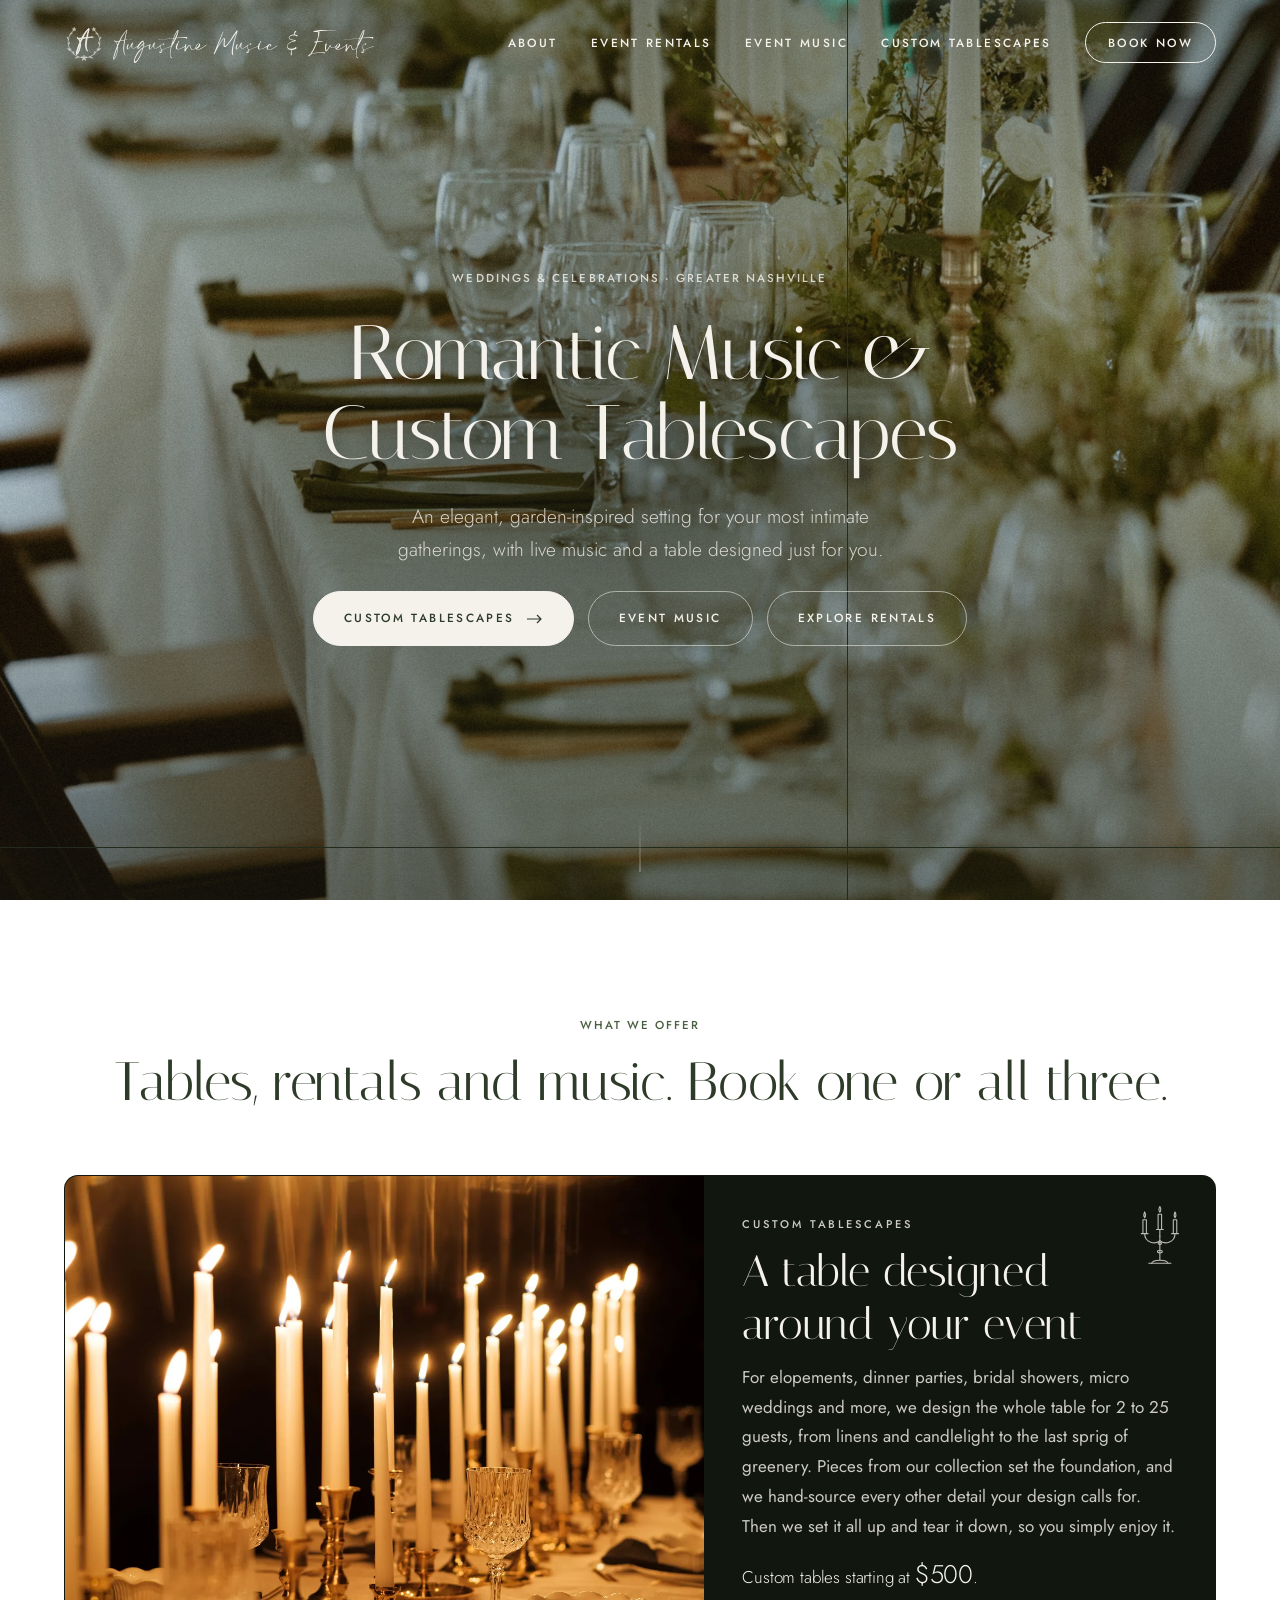
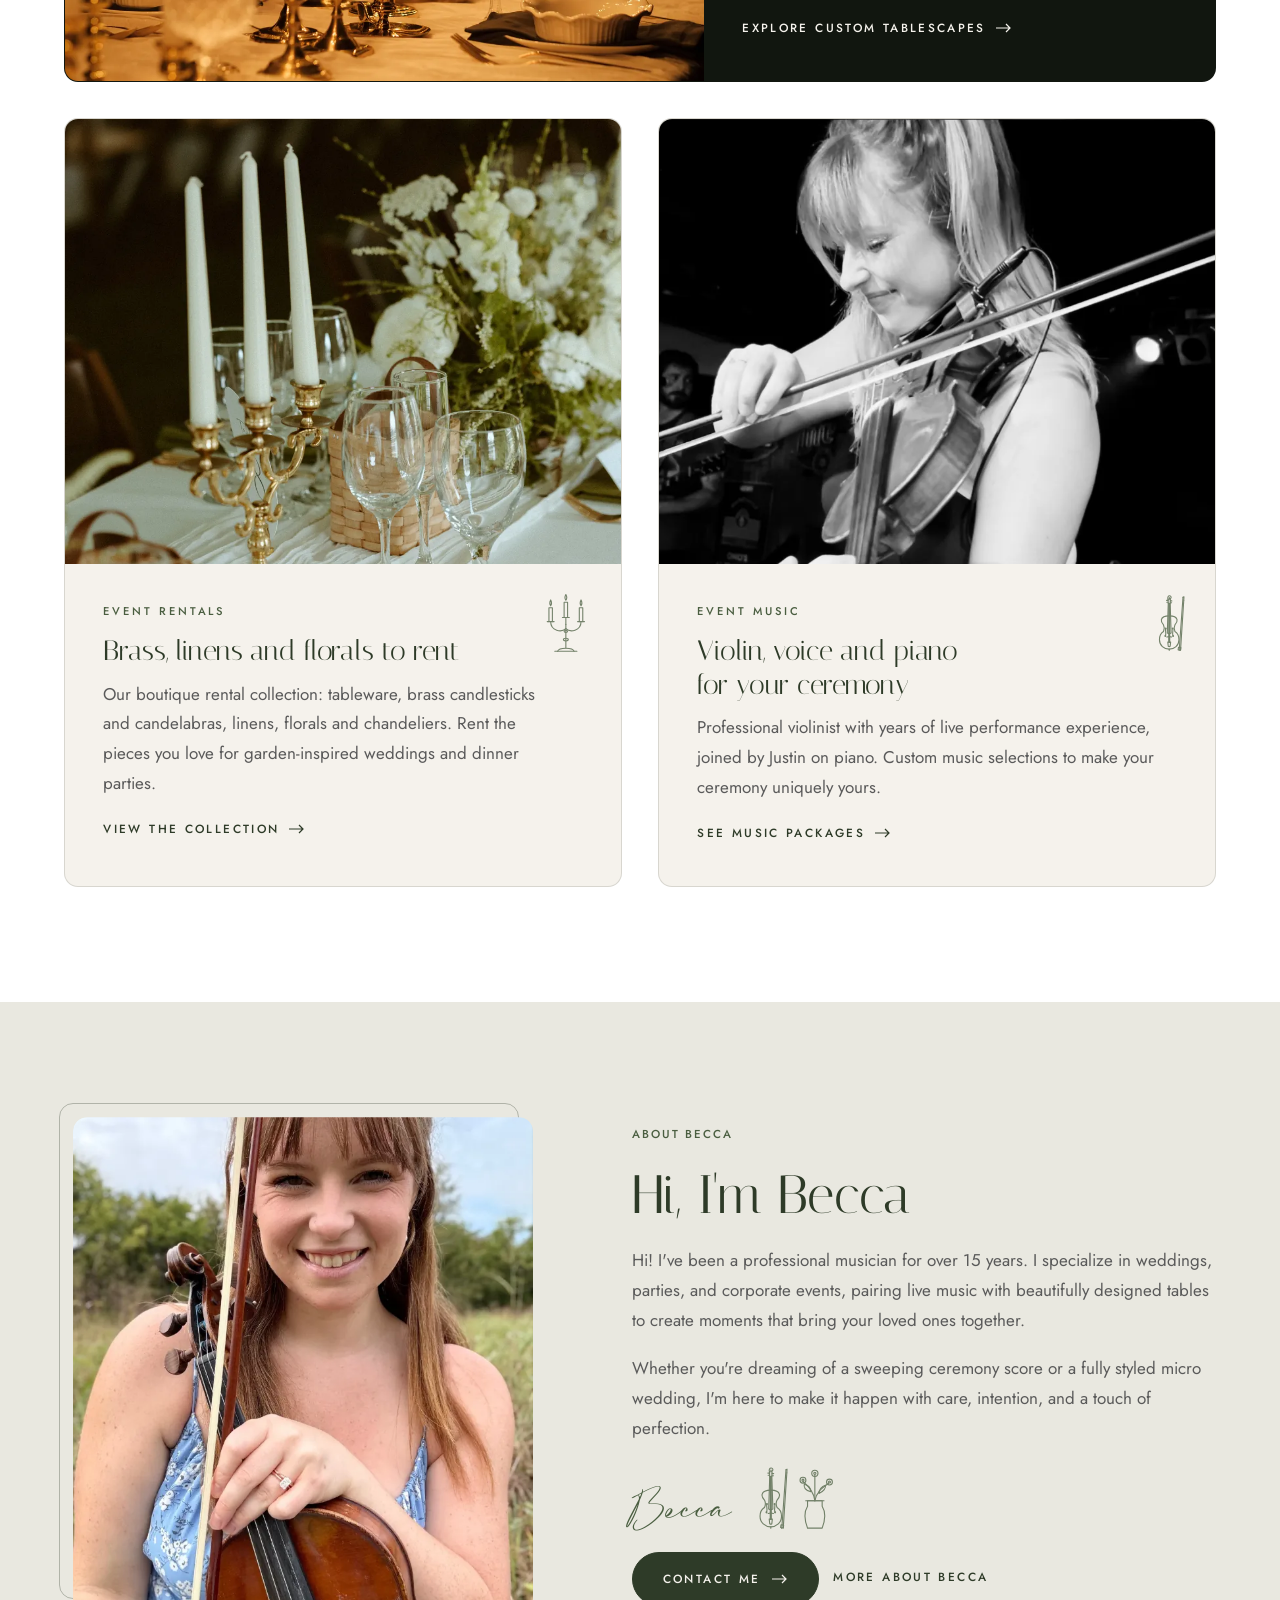
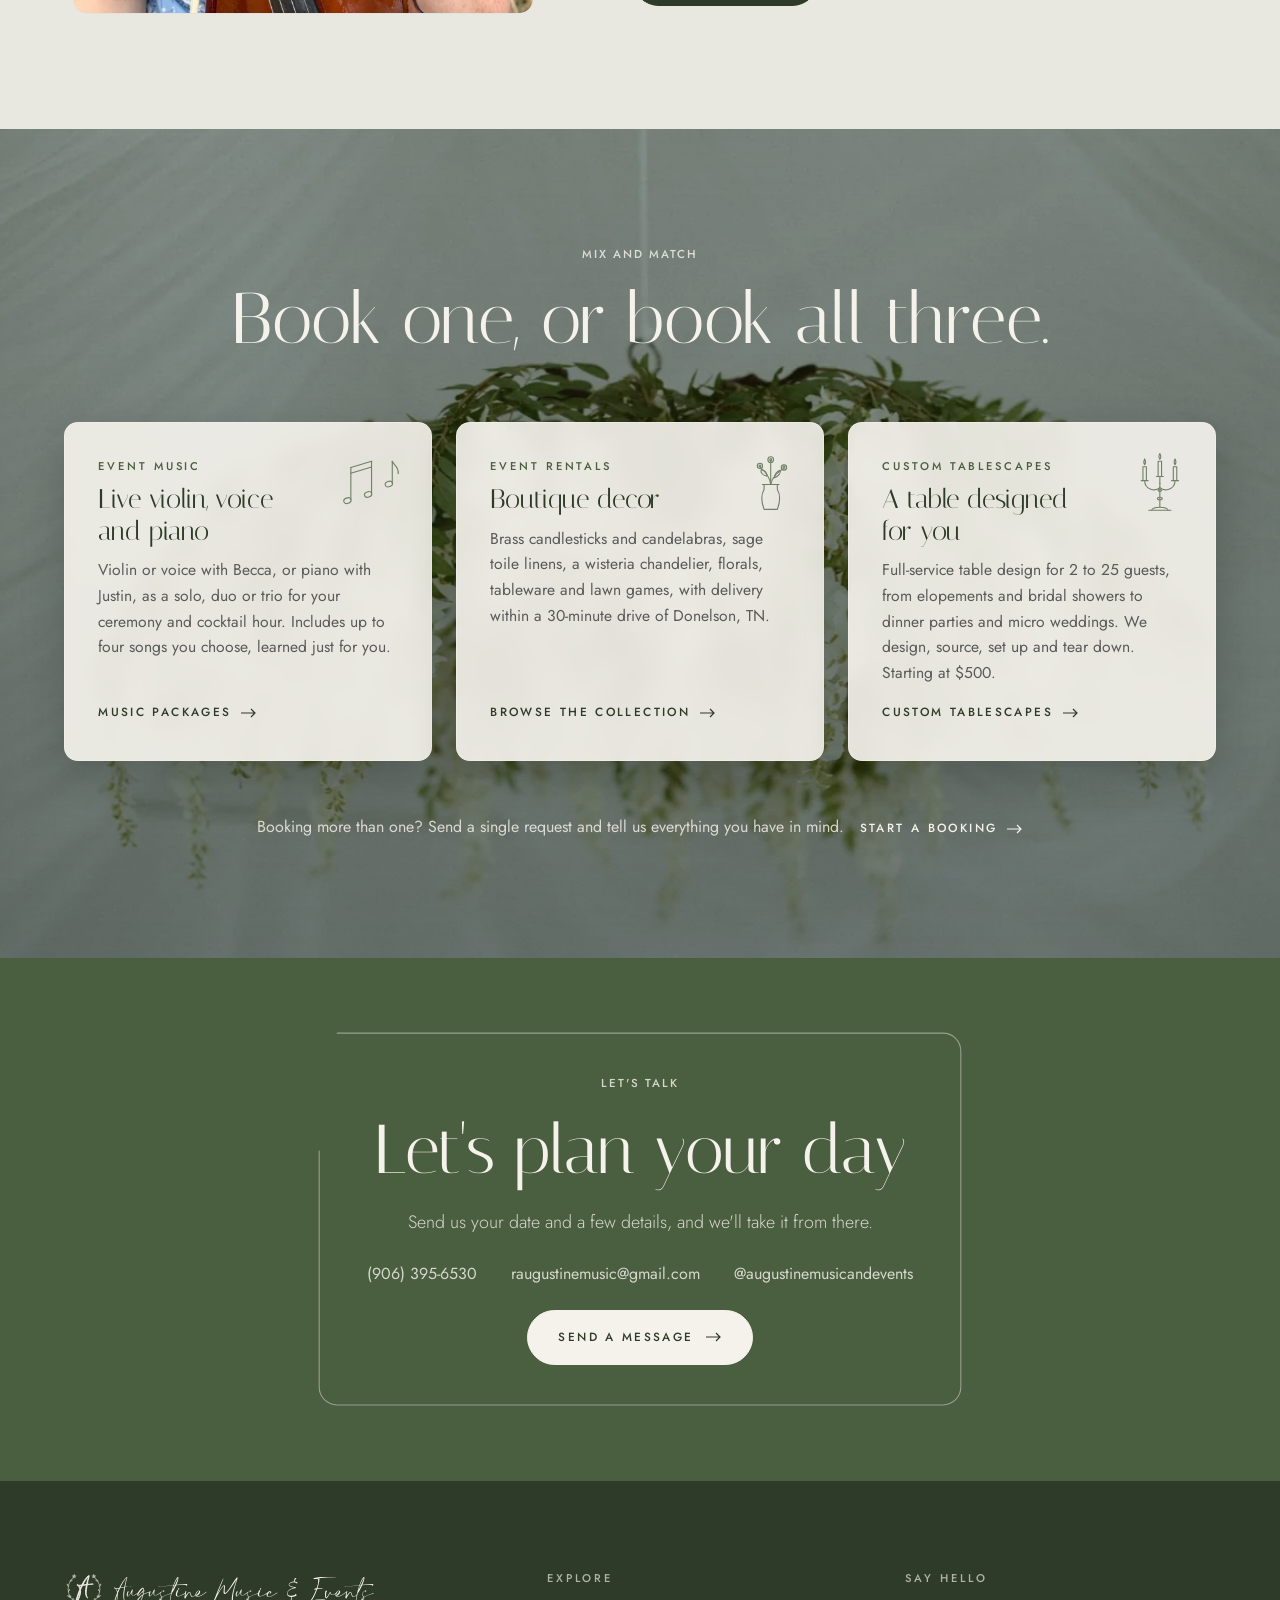
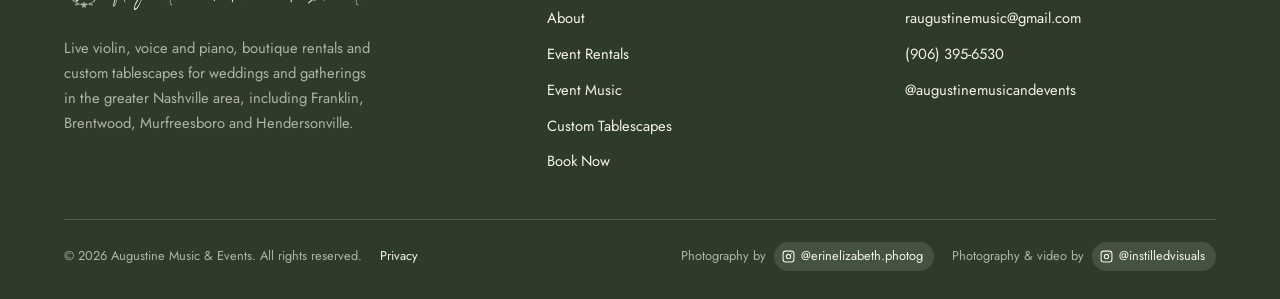
<file: index.html>
<!DOCTYPE html>
<html lang="en">
<head>
  <meta charset="UTF-8" />
  <meta name="viewport" content="width=device-width, initial-scale=1.0" />
  <title>Augustine Music &amp; Events | Nashville Wedding Music &amp; Tablescapes</title>
  <meta name="description" content="Live wedding violin, voice and piano, boutique event rentals and custom tablescapes from $500, for weddings and gatherings in the greater Nashville, TN area." />
  <link rel="canonical" href="https://augustineevents.com/" />
  <link rel="icon" href="favicon.svg" type="image/svg+xml" />
  <meta property="og:type" content="website" />
  <meta property="og:site_name" content="Augustine Music &amp; Events" />
  <meta property="og:title" content="Augustine Music & Events | Nashville Wedding Music & Tablescapes" />
  <meta property="og:description" content="Live wedding violin, voice and piano, boutique event rentals and custom tablescapes from $500, for weddings and gatherings in the greater Nashville, TN area." />
  <meta property="og:url" content="https://augustineevents.com/" />
  <meta property="og:image" content="https://augustineevents.com/og-image.jpg" />
  <meta property="og:image:width" content="1200" />
  <meta property="og:image:height" content="630" />
  <meta property="og:image:alt" content="A candlelit wedding reception table set with glassware, greenery and white florals." />
  <meta name="twitter:card" content="summary_large_image" />
  <meta name="twitter:title" content="Augustine Music & Events | Nashville Wedding Music & Tablescapes" />
  <meta name="twitter:description" content="Live wedding violin, voice and piano, boutique event rentals and custom tablescapes from $500, for weddings and gatherings in the greater Nashville, TN area." />
  <meta name="twitter:image" content="https://augustineevents.com/og-image.jpg" />
  <link rel="preconnect" href="https://fonts.googleapis.com" />
  <link rel="preconnect" href="https://fonts.gstatic.com" crossorigin />
  <link href="https://fonts.googleapis.com/css2?family=Italiana&family=Jost:wght@300;400;500&display=swap" rel="stylesheet" />
  <link rel="stylesheet" href="css/site.css" />
  <script>
    // Reveal animations hide content until it scrolls into view. Only do that
    // once js/site.js is running; if it never starts, show everything.
    document.documentElement.classList.add('reveal-ready');
    setTimeout(function () { if (!window.__siteReady) document.documentElement.classList.remove('reveal-ready'); }, 2500);
  </script>
  <script src="js/site.js" defer></script>
  <style>
    /* ── home hero: full-bleed photograph with a slow push-in ── */
    .hero {
      position: relative; min-height: max(640px, 100svh); overflow: hidden;
      display: grid; place-items: center; text-align: center; isolation: isolate;
      background: var(--green-dark);
    }
    .hero-media { position: absolute; inset: 0; z-index: -2; background: url('hero 1.jpg') center / cover no-repeat; animation: pushIn 14s var(--ease-out) both; }
    @keyframes pushIn { from { transform: scale(1.12); } to { transform: scale(1); } }
    .hero::after {
      content: ''; position: absolute; inset: 0; z-index: -1;
      background:
        radial-gradient(ellipse 62% 50% at 50% 50%, rgba(20, 26, 18, 0.46), transparent 74%),
        linear-gradient(rgba(20, 26, 18, 0.38), rgba(20, 26, 18, 0.12) 38%, rgba(20, 26, 18, 0.5));
    }
    .hero-content { display: grid; justify-items: center; gap: 26px; padding: calc(var(--header-h) + 20px) var(--gutter) 90px; }
    .hero .eyebrow { color: var(--on-dark); }
    /* Becca's headline font lives only in Canva, so the heading is her image,
       inside a real <h1> whose alt text is the heading. */
    /* Live text in the site's heading font (was an image of Becca's Canva lettering). */
    .hero-text { color: var(--cream); max-width: 22ch; margin-inline: auto; font-size: clamp(2.6rem, 6vw, 5.2rem); line-height: 1.04; text-wrap: balance; text-shadow: 0 2px 18px rgba(0, 0, 0, 0.35); }
    .hero-lede { max-width: 50ch; text-wrap: balance; color: var(--on-dark); font-size: clamp(1.05rem, 1.5vw, 1.2rem); font-weight: 300; line-height: 1.7; }
    .hero .btn-row { justify-content: center; }

    .scroll-cue { position: absolute; left: 50%; bottom: 28px; width: 1px; height: 56px; transform: translateX(-50%); overflow: hidden; }
    .scroll-cue span { position: absolute; inset: 0; background: linear-gradient(transparent, var(--cream)); animation: cue 2.4s var(--ease) infinite; }
    @keyframes cue { 0% { transform: translateY(-100%); } 60%, 100% { transform: translateY(100%); } }

    /* ── two service cards ── */
    .service-cards { display: grid; grid-template-columns: repeat(2, minmax(0, 1fr)); gap: clamp(20px, 3vw, 36px); }
    .service-card { display: grid; grid-template-rows: auto 1fr; text-decoration: none; color: inherit; border-radius: var(--radius-lg); overflow: hidden; background: var(--cream); border: 1px solid var(--line); transition: transform 0.7s var(--ease-out), box-shadow 0.7s var(--ease-out); }
    .service-card:hover { transform: translateY(-6px); box-shadow: var(--shadow-md); }
    .service-card-media { aspect-ratio: 5 / 4; }
    .service-card-media img { width: 100%; height: 100%; object-fit: cover; }
    .service-card-body { display: grid; gap: 12px; padding: clamp(26px, 3vw, 40px); justify-items: start; align-content: start; }
    .service-card-kicker { font-size: 0.7rem; font-weight: 500; letter-spacing: 0.26em; text-transform: uppercase; color: var(--green); }
    .service-card-body p:not(.service-card-kicker) { color: var(--muted); max-width: 46ch; }
    .service-card .text-link { margin-top: 8px; }
    .service-card:hover .text-link { background-size: 100% 1px; }
    .service-card:hover .text-link .arrow { transform: translateX(5px); }

    .service-card--feature { grid-column: 1 / -1; grid-template-columns: minmax(0, 1.25fr) minmax(0, 1fr); grid-template-rows: none; background: color-mix(in srgb, var(--green-dark) 38%, black); border-color: transparent; color: var(--cream); }
    .feature-media { display: grid; grid-template-columns: 1fr; aspect-ratio: auto; min-height: 340px; }
    .feature-media img { min-height: 100%; }
    .service-card--feature .service-card-body { align-content: center; }
    .service-card--feature .service-card-kicker { color: var(--on-dark); }
    .service-card--feature .h3 { color: var(--cream); font-size: clamp(2rem, 3.4vw, 2.9rem); }
    .service-card--feature .service-card-body p:not(.service-card-kicker) { color: var(--on-dark); }
    .service-card--feature .feature-price { color: var(--cream) !important; }
    .service-card--feature .feature-price strong { font-family: var(--serif); font-size: 1.5em; font-weight: 400; }
    .service-card--feature .text-link { color: var(--cream); }
    .service-card--feature .line-art { color: var(--cream); }

    /* ── about ── */
    .about-grid { display: grid; grid-template-columns: minmax(0, 0.9fr) minmax(0, 1.1fr); gap: clamp(40px, 7vw, 110px); align-items: center; }
    .about-copy { display: grid; gap: 22px; justify-items: start; }
    .signature { font-size: 2.6rem; color: var(--green); line-height: 1; margin-top: -4px; }

    /* ── photo band ── */
    .photo-band { position: relative; min-height: clamp(380px, 56vw, 620px); padding-block: clamp(72px, 9vw, 120px); overflow: hidden; display: grid; place-items: center; text-align: center; isolation: isolate; }
    .photo-band img { position: absolute; inset: -8% 0; width: 100%; height: 116%; object-fit: cover; z-index: -2; will-change: transform; }
    .photo-band::after { content: ''; position: absolute; inset: 0; z-index: -1; background: linear-gradient(rgba(20, 26, 18, 0.28), rgba(20, 26, 18, 0.5)); }
    .photo-band-copy { display: grid; justify-items: center; gap: 18px; padding-inline: var(--gutter); }
    .photo-band .eyebrow { color: var(--on-dark); }
    /* Three short summaries floating over the photograph. Opaque enough that
       the text never depends on what part of the photo sits behind it. */
    .offer-cards { display: grid; grid-template-columns: repeat(3, minmax(0, 1fr)); gap: clamp(16px, 2vw, 24px); width: min(var(--wrap), 100%); margin-top: clamp(28px, 4vw, 48px); text-align: left; }
    .offer-card {
      display: flex; flex-direction: column; align-items: flex-start; gap: 10px;
      padding: clamp(24px, 2.6vw, 34px); border-radius: var(--radius-lg);
      background: color-mix(in srgb, var(--cream) 92%, transparent);
      -webkit-backdrop-filter: blur(10px); backdrop-filter: blur(10px);
      border: 1px solid color-mix(in srgb, var(--cream) 60%, transparent);
      box-shadow: 0 18px 44px rgba(20, 26, 18, 0.22);
      transition: transform 0.6s var(--ease-out), box-shadow 0.6s var(--ease-out);
    }
    .offer-card:hover { transform: translateY(-5px); box-shadow: 0 24px 56px rgba(20, 26, 18, 0.28); }
    .offer-card .service-card-kicker { margin-bottom: -2px; }
    .offer-card h3 { font-size: 1.7rem; font-weight: 500; line-height: 1.15; }
    .offer-card p:not(.service-card-kicker) { color: var(--muted); font-size: 0.98rem; line-height: 1.65; }
    .offer-card .text-link { margin-top: auto; padding-top: 6px; }
    .band-line { font-family: var(--serif); font-weight: 300; font-size: clamp(2.4rem, 5.6vw, 4.8rem); line-height: 1.04; color: var(--cream); }
    .band-line em { font-style: italic; }
    .offer-more { margin-top: clamp(22px, 3vw, 34px); color: var(--on-dark); font-size: 1rem; display: flex; flex-wrap: wrap; justify-content: center; align-items: baseline; gap: 6px 16px; }
    .offer-more .text-link { color: var(--cream); }

    @media (max-width: 900px) {
      .about-grid { grid-template-columns: 1fr; }
      .about-grid .arch { width: min(360px, 80vw); }
    }
    @media (max-width: 900px) {
      .offer-cards { grid-template-columns: 1fr; max-width: 520px; }
    }
    @media (max-width: 900px) {
      .service-card--feature { grid-template-columns: 1fr; }
      .feature-media { min-height: 0; aspect-ratio: 16 / 9; }
    }
    @media (max-width: 700px) {
      .service-cards { grid-template-columns: 1fr; }
    }
  </style>
  <!-- Business details for search engines (schema.org). Same block on every page; keep in step with the footer. -->
  <script type="application/ld+json">
  {
   "@context": "https://schema.org",
   "@type": "LocalBusiness",
   "@id": "https://augustineevents.com/#business",
   "name": "Augustine Music & Events",
   "url": "https://augustineevents.com/",
   "image": "https://augustineevents.com/og-image.jpg",
   "logo": "https://augustineevents.com/favicon.svg",
   "description": "Live wedding and event music with Becca Augustine, a boutique event rental collection and full-service custom tablescapes near Nashville, Tennessee.",
   "telephone": "+1-906-395-6530",
   "email": "raugustinemusic@gmail.com",
   "priceRange": "$$",
   "address": {
    "@type": "PostalAddress",
    "addressLocality": "Nashville",
    "addressRegion": "TN",
    "addressCountry": "US"
   },
   "areaServed": [
    {
     "@type": "City",
     "name": "Nashville, TN"
    },
    {
     "@type": "City",
     "name": "Franklin, TN"
    },
    {
     "@type": "City",
     "name": "Brentwood, TN"
    },
    {
     "@type": "City",
     "name": "Murfreesboro, TN"
    },
    {
     "@type": "City",
     "name": "Hendersonville, TN"
    }
   ],
   "founder": {
    "@type": "Person",
    "name": "Becca Augustine"
   },
   "sameAs": [
    "https://www.instagram.com/augustinemusicandevents",
    "https://www.facebook.com/1188343811028449",
    "https://www.weddingwire.com/biz/rebecca-augustine/39ca9b00a243d09a.html",
    "https://www.theknot.com/marketplace/rebecca-augustine-nashville-tn-2091142"
   ],
   "makesOffer": [
    {
     "@type": "Offer",
     "url": "https://augustineevents.com/event-music",
     "priceSpecification": {
      "@type": "PriceSpecification",
      "minPrice": 550,
      "priceCurrency": "USD"
     },
     "itemOffered": {
      "@type": "Service",
      "name": "Live wedding and event music",
      "serviceType": "Wedding violinist",
      "description": "Violin and voice with Becca, piano or guitar with Justin, in solo, duo and trio packages for ceremonies, cocktail hours and receptions."
     }
    },
    {
     "@type": "Offer",
     "url": "https://augustineevents.com/custom-tablescapes",
     "priceSpecification": {
      "@type": "PriceSpecification",
      "minPrice": 500,
      "priceCurrency": "USD"
     },
     "itemOffered": {
      "@type": "Service",
      "name": "Custom tablescapes",
      "serviceType": "Tablescape design",
      "description": "Full-service custom tablescapes for 2 to 25 guests: design, sourcing, setup and teardown."
     }
    },
    {
     "@type": "Offer",
     "url": "https://augustineevents.com/event-rentals",
     "itemOffered": {
      "@type": "Service",
      "name": "Event rentals",
      "serviceType": "Party equipment rental",
      "description": "Brass candlesticks and candelabras, tableware, toile linens, chandeliers, florals and lawn games."
     }
    }
   ]
  }
  </script>
  <!-- Meta Pixel: identical on every page, just before </head>. The ID is on two
       lines here (PIXEL_ID and the noscript image). See CLAUDE.md "Meta Pixel". -->
  <script>
    (function () {
      var PIXEL_ID = '3496689010498212';
      // Every Pixel event on the site goes through metaTrack, so a blocked or
      // missing Pixel is a silent no-op. Never pass it names, emails, phone
      // numbers or any form field values.
      window.metaTrack = function (event, params) {
        try { if (typeof window.fbq === 'function') window.fbq('track', event, params || {}); } catch (e) {}
      };
      if (!/^\d+$/.test(PIXEL_ID)) return; // not configured yet: load nothing
      !function(f,b,e,v,n,t,s){if(f.fbq)return;n=f.fbq=function(){n.callMethod?
      n.callMethod.apply(n,arguments):n.queue.push(arguments)};if(!f._fbq)f._fbq=n;
      n.push=n;n.loaded=!0;n.version='2.0';n.queue=[];t=b.createElement(e);t.async=!0;
      t.src=v;s=b.getElementsByTagName(e)[0];s.parentNode.insertBefore(t,s)}(window,
      document,'script','https://connect.facebook.net/en_US/fbevents.js');
      // Only the events we send: no automatic button-click or page-metadata collection.
      fbq('set', 'autoConfig', false, PIXEL_ID);
      fbq('init', PIXEL_ID);
      fbq('track', 'PageView');
      // Pages that are a catalog say so on <html data-meta-category="...">.
      var category = document.documentElement.getAttribute('data-meta-category');
      if (category) fbq('track', 'ViewContent', { content_category: category });
    })();
  </script>
  <noscript><img height="1" width="1" style="display:none" alt="" src="https://www.facebook.com/tr?id=3496689010498212&amp;ev=PageView&amp;noscript=1" /></noscript>
  <!-- End Meta Pixel -->
</head>
<body>
  <a class="skip-link" href="#main">Skip to content</a>

  <header class="site-header on-dark">
    <a href="index.html" class="brand" aria-label="Augustine Music and Events, home">
      <svg class="brand-mark" viewBox="0 0 64 64" aria-hidden="true" focusable="false"><g class="mark-wreath" opacity="0.72"><g fill="none" stroke="currentColor" stroke-width="1.2" stroke-linecap="round" stroke-linejoin="round"><path d="M16.3 11.91 A25.5 25.5 0 0 0 32 57.5"/><path d="M47.7 11.91 A25.5 25.5 0 0 1 32 57.5"/><g fill="currentColor" fill-opacity="0.18"><path d="M23.28 55.96 Q20.19 54.92 18.08 57.41 Q21.17 58.45 23.28 55.96"/><path d="M15.61 51.53 Q16.65 48.63 14.33 46.6 Q13.29 49.5 15.61 51.53"/><path d="M9.92 44.75 Q8.41 42.27 5.55 42.76 Q7.06 45.24 9.92 44.75"/><path d="M6.89 36.43 Q9.24 35.06 8.83 32.37 Q6.48 33.74 6.89 36.43"/><path d="M6.89 27.57 Q7.27 25.06 5.08 23.78 Q4.69 26.29 6.89 27.57"/><path d="M9.92 19.25 Q12.24 19.65 13.47 17.63 Q11.14 17.24 9.92 19.25"/><path d="M15.61 12.47 Q17.24 11.03 16.51 8.98 Q14.87 10.42 15.61 12.47"/><path d="M40.72 55.96 Q42.83 58.45 45.92 57.41 Q43.81 54.92 40.72 55.96"/><path d="M48.39 51.53 Q50.71 49.5 49.67 46.6 Q47.35 48.63 48.39 51.53"/><path d="M54.08 44.75 Q56.94 45.24 58.45 42.76 Q55.59 42.27 54.08 44.75"/><path d="M57.11 36.43 Q57.52 33.74 55.17 32.37 Q54.76 35.06 57.11 36.43"/><path d="M57.11 27.57 Q59.31 26.29 58.92 23.78 Q56.73 25.06 57.11 27.57"/><path d="M54.08 19.25 Q52.86 17.24 50.53 17.63 Q51.76 19.65 54.08 19.25"/><path d="M48.39 12.47 Q49.13 10.42 47.49 8.98 Q46.76 11.03 48.39 12.47"/></g></g><g fill="currentColor" stroke="none"><g transform="translate(32 57.5) scale(0.62)"><path transform="rotate(0)" d="M0 0 C -2.6 -2.4 -2.6 -6.8 0 -8.4 C 2.6 -6.8 2.6 -2.4 0 0 Z"/><path transform="rotate(72)" d="M0 0 C -2.6 -2.4 -2.6 -6.8 0 -8.4 C 2.6 -6.8 2.6 -2.4 0 0 Z"/><path transform="rotate(144)" d="M0 0 C -2.6 -2.4 -2.6 -6.8 0 -8.4 C 2.6 -6.8 2.6 -2.4 0 0 Z"/><path transform="rotate(216)" d="M0 0 C -2.6 -2.4 -2.6 -6.8 0 -8.4 C 2.6 -6.8 2.6 -2.4 0 0 Z"/><path transform="rotate(288)" d="M0 0 C -2.6 -2.4 -2.6 -6.8 0 -8.4 C 2.6 -6.8 2.6 -2.4 0 0 Z"/><circle r="1.5"/></g><g transform="translate(16.3 11.91) scale(0.434)"><path transform="rotate(0)" d="M0 0 C -2.6 -2.4 -2.6 -6.8 0 -8.4 C 2.6 -6.8 2.6 -2.4 0 0 Z"/><path transform="rotate(72)" d="M0 0 C -2.6 -2.4 -2.6 -6.8 0 -8.4 C 2.6 -6.8 2.6 -2.4 0 0 Z"/><path transform="rotate(144)" d="M0 0 C -2.6 -2.4 -2.6 -6.8 0 -8.4 C 2.6 -6.8 2.6 -2.4 0 0 Z"/><path transform="rotate(216)" d="M0 0 C -2.6 -2.4 -2.6 -6.8 0 -8.4 C 2.6 -6.8 2.6 -2.4 0 0 Z"/><path transform="rotate(288)" d="M0 0 C -2.6 -2.4 -2.6 -6.8 0 -8.4 C 2.6 -6.8 2.6 -2.4 0 0 Z"/><circle r="1.5"/></g><g transform="translate(47.7 11.91) scale(0.434)"><path transform="rotate(0)" d="M0 0 C -2.6 -2.4 -2.6 -6.8 0 -8.4 C 2.6 -6.8 2.6 -2.4 0 0 Z"/><path transform="rotate(72)" d="M0 0 C -2.6 -2.4 -2.6 -6.8 0 -8.4 C 2.6 -6.8 2.6 -2.4 0 0 Z"/><path transform="rotate(144)" d="M0 0 C -2.6 -2.4 -2.6 -6.8 0 -8.4 C 2.6 -6.8 2.6 -2.4 0 0 Z"/><path transform="rotate(216)" d="M0 0 C -2.6 -2.4 -2.6 -6.8 0 -8.4 C 2.6 -6.8 2.6 -2.4 0 0 Z"/><path transform="rotate(288)" d="M0 0 C -2.6 -2.4 -2.6 -6.8 0 -8.4 C 2.6 -6.8 2.6 -2.4 0 0 Z"/><circle r="1.5"/></g><g transform="translate(9.48 43.97) scale(0.3224)"><path transform="rotate(0)" d="M0 0 C -2.6 -2.4 -2.6 -6.8 0 -8.4 C 2.6 -6.8 2.6 -2.4 0 0 Z"/><path transform="rotate(72)" d="M0 0 C -2.6 -2.4 -2.6 -6.8 0 -8.4 C 2.6 -6.8 2.6 -2.4 0 0 Z"/><path transform="rotate(144)" d="M0 0 C -2.6 -2.4 -2.6 -6.8 0 -8.4 C 2.6 -6.8 2.6 -2.4 0 0 Z"/><path transform="rotate(216)" d="M0 0 C -2.6 -2.4 -2.6 -6.8 0 -8.4 C 2.6 -6.8 2.6 -2.4 0 0 Z"/><path transform="rotate(288)" d="M0 0 C -2.6 -2.4 -2.6 -6.8 0 -8.4 C 2.6 -6.8 2.6 -2.4 0 0 Z"/><circle r="1.5"/></g><g transform="translate(54.52 43.97) scale(0.3224)"><path transform="rotate(0)" d="M0 0 C -2.6 -2.4 -2.6 -6.8 0 -8.4 C 2.6 -6.8 2.6 -2.4 0 0 Z"/><path transform="rotate(72)" d="M0 0 C -2.6 -2.4 -2.6 -6.8 0 -8.4 C 2.6 -6.8 2.6 -2.4 0 0 Z"/><path transform="rotate(144)" d="M0 0 C -2.6 -2.4 -2.6 -6.8 0 -8.4 C 2.6 -6.8 2.6 -2.4 0 0 Z"/><path transform="rotate(216)" d="M0 0 C -2.6 -2.4 -2.6 -6.8 0 -8.4 C 2.6 -6.8 2.6 -2.4 0 0 Z"/><path transform="rotate(288)" d="M0 0 C -2.6 -2.4 -2.6 -6.8 0 -8.4 C 2.6 -6.8 2.6 -2.4 0 0 Z"/><circle r="1.5"/></g></g></g><g transform="translate(23.67 42.27) scale(0.04 -0.04)"><path d="M561 459Q567 459 569.5 458.0Q572 457 578 453Q574 452 571.5 451.0Q569 450 567 450Q555 449 542.5 448.5Q530 448 517 447Q500 445 482.5 443.0Q465 441 448 439Q430 437 412.5 435.0Q395 433 377 431Q368 430 358.5 429.0Q349 428 339 426Q333 393 327.0 360.5Q321 328 316 294Q305 232 301 170Q297 122 299.5 75.0Q302 28 315 -19Q319 -30 323.0 -40.0Q327 -50 331 -61Q340 -81 358 -90Q360 -91 360.0 -91.5Q360 -92 362 -93Q358 -99 349 -97Q342 -94 335 -89Q322 -79 313 -64Q303 -48 297.0 -31.0Q291 -14 286 4Q275 46 271.0 89.0Q267 132 269 175Q271 213 276.0 251.0Q281 289 287 327Q292 350 296.5 374.0Q301 398 306 421Q301 421 298 420Q281 418 262.5 415.0Q244 412 226 409Q207 407 188.5 403.5Q170 400 151 398Q130 356 110.5 314.0Q91 272 72 229Q70 225 69.0 222.0Q68 219 69 214Q73 176 70.5 138.5Q68 101 60 63Q49 -2 27.5 -62.0Q6 -122 -26 -179Q-32 -190 -39.5 -201.5Q-47 -213 -55 -224Q-63 -237 -77 -239H-91Q-104 -236 -105 -224Q-105 -215 -105.0 -206.0Q-105 -197 -103 -189Q-96 -145 -83.0 -102.5Q-70 -60 -56 -18Q-15 113 40 244Q43 252 41 262Q33 296 17.5 327.0Q2 358 -18 386Q-23 386 -26.5 386.5Q-30 387 -35 388Q-43 390 -48 392Q-62 399 -65.0 411.0Q-68 423 -59 435Q-53 442 -41 440Q-38 440 -35 437L-34 436Q-34 435 -33 435H-34Q-32 431 -32 428V424V423Q-32 422 -31 421Q-30 419 -27 416Q-25 414 -23.5 411.5Q-22 409 -20 407H-14Q-4 407 6.5 406.5Q17 406 27 407Q50 409 73.0 411.5Q96 414 119 416Q171 518 234.5 613.5Q298 709 382 787Q387 791 391.5 794.0Q396 797 403 797Q418 797 417 781Q416 776 415.0 770.0Q414 764 412 758Q366 603 343 442Q353 443 363.0 444.0Q373 445 383 447Q401 448 419.0 449.5Q437 451 454 453Q460 454 466.5 454.5Q473 455 479 455L530 458Q538 458 545.5 458.5Q553 459 561 459ZM48 125Q50 137 50.0 149.0Q50 161 51 173H48Q48 171 46 167Q21 105 -1.5 43.5Q-24 -18 -44 -81Q-52 -108 -59.5 -135.5Q-67 -163 -72 -191Q-74 -196 -74.0 -201.5Q-74 -207 -75 -212Q-71 -212 -71 -210Q-66 -204 -61.5 -198.0Q-57 -192 -53 -186Q-31 -152 -15.0 -116.5Q1 -81 14 -44Q40 37 48 125ZM61 295Q72 320 83.5 344.5Q95 369 107 392Q98 390 89.0 390.0Q80 390 71 388Q54 385 36.5 384.5Q19 384 1 384Q11 372 20 356Q30 341 37.5 325.5Q45 310 52 293Q53 291 53.5 289.0Q54 287 56 282Q59 291 61 295ZM309 438Q319 482 328.0 522.0Q337 562 346.5 601.0Q356 640 366.5 680.0Q377 720 391 764Q394 770 394 776Q394 777 393 778L384 769Q316 694 264.5 607.5Q213 521 162 421Q174 423 186.5 424.0Q199 425 211 427Q234 429 257.0 432.5Q280 436 303 438Z" fill="currentColor" stroke="currentColor" stroke-width="33.67" stroke-linejoin="round"/></g></svg>
      <span class="brand-name">Augustine Music &amp; Events</span>
    </a>
    <nav class="site-nav" aria-label="Main">
      <ul class="nav-links" id="navLinks">
        <li><a href="about.html">About</a></li>
        <li><a href="event-rentals.html">Event Rentals</a></li>
        <li><a href="event-music.html">Event Music</a></li>
        <li><a href="custom-tablescapes.html">Custom Tablescapes</a></li>
        <li><a href="contact.html" class="nav-cta">Book Now</a></li>
      </ul>
    </nav>
    <button class="nav-toggle" id="navToggle" type="button" aria-label="Open menu" aria-expanded="false" aria-controls="navLinks"><span></span><span></span></button>
  </header>

  <main id="main">
    <section class="hero">
      <div class="hero-media" aria-hidden="true"></div>
      <div class="hero-content">
        <p class="eyebrow center rise" style="--d:0">Weddings &amp; celebrations &middot; Greater Nashville</p>
        <h1 class="hero-text display rise" style="--d:1">Romantic Music &amp; Custom Tablescapes</h1>
        <p class="hero-lede rise" style="--d:2">An elegant, garden&#8209;inspired setting for your most intimate gatherings, with live music and a table designed just for you.</p>
        <div class="btn-row rise" style="--d:3">
          <a href="custom-tablescapes.html" class="btn btn-solid-light">Custom Tablescapes <svg class="arrow" viewBox="0 0 16 10" aria-hidden="true" focusable="false"><path d="M0 5h14M10 1l4 4-4 4" fill="none" stroke="currentColor" stroke-width="1.2"/></svg></a>
          <a href="event-music.html" class="btn btn-light">Event Music</a>
          <a href="event-rentals.html" class="btn btn-light">Explore Rentals</a>
        </div>
      </div>
      <a href="#offer" class="scroll-cue" aria-label="Scroll to what we offer"><span></span></a>
    </section>

    <section class="section bg-white" id="offer">
      <div class="wrap">
        <div class="section-head center">
          <p class="eyebrow center fade-in">What we offer</p>
          <h2 class="h2 fade-in">Tables, rentals and music. Book one or all three.</h2>
        </div>
        <div class="service-cards" data-stagger>
          <a class="service-card service-card--feature fade-in" href="custom-tablescapes.html">
            <div class="service-card-media feature-media media-zoom">
              <img src="img/tablescape-home.webp" alt="A long candlelit table of tall white tapers in brass candlesticks, with crystal goblets and scalloped bowls on dark napkins" loading="lazy" width="1400" height="933" />
            </div>
            <div class="service-card-body has-art">
              <span class="card-art" aria-hidden="true"><svg class="line-art" data-art="candelabra"></svg></span>
              <p class="service-card-kicker">Custom Tablescapes</p>
              <h3 class="h3">A table designed around your event</h3>
              <p>For elopements, dinner parties, bridal showers, micro weddings and more, we design the whole table for 2 to 25 guests, from linens and candlelight to the last sprig of greenery. Pieces from our collection set the foundation, and we hand-source every other detail your design calls for. Then we set it all up and tear it down, so you simply enjoy it.</p>
              <p class="feature-price">Custom tables starting at <strong>$500</strong>.</p>
              <span class="text-link">Explore custom tablescapes <svg class="arrow" viewBox="0 0 16 10" aria-hidden="true" focusable="false"><path d="M0 5h14M10 1l4 4-4 4" fill="none" stroke="currentColor" stroke-width="1.2"/></svg></span>
            </div>
          </a>
          <a class="service-card fade-in" href="event-rentals.html">
            <div class="service-card-media media-zoom">
              <img src="img/candelabra-table.webp" alt="A reception table set with brass candelabras, taper candles and white florals" loading="lazy" width="1000" height="1500" />
            </div>
            <div class="service-card-body has-art">
              <span class="card-art" aria-hidden="true"><svg class="line-art" data-art="candelabra"></svg></span>
              <p class="service-card-kicker">Event Rentals</p>
              <h3 class="h3">Brass, linens and florals to rent</h3>
              <p>Our boutique rental collection: tableware, brass candlesticks and candelabras, linens, florals and chandeliers. Rent the pieces you love for garden-inspired weddings and dinner parties.</p>
              <span class="text-link">View the collection <svg class="arrow" viewBox="0 0 16 10" aria-hidden="true" focusable="false"><path d="M0 5h14M10 1l4 4-4 4" fill="none" stroke="currentColor" stroke-width="1.2"/></svg></span>
            </div>
          </a>
          <a class="service-card fade-in" href="event-music.html">
            <div class="service-card-media media-zoom">
              <img src="img/becca-violin-bw.webp" alt="Becca playing violin on stage, in black and white" loading="lazy" width="860" height="738" style="object-position: 42% 0%;" />
            </div>
            <div class="service-card-body has-art">
              <span class="card-art" aria-hidden="true"><svg class="line-art" data-art="violin"></svg></span>
              <p class="service-card-kicker">Event Music</p>
              <h3 class="h3">Violin, voice and piano for your ceremony</h3>
              <p>Professional violinist with years of live performance experience, joined by Justin on piano. Custom music selections to make your ceremony uniquely yours.</p>
              <span class="text-link">See music packages <svg class="arrow" viewBox="0 0 16 10" aria-hidden="true" focusable="false"><path d="M0 5h14M10 1l4 4-4 4" fill="none" stroke="currentColor" stroke-width="1.2"/></svg></span>
            </div>
          </a>
        </div>
      </div>
    </section>

    <section class="section bg-sage">
      <div class="wrap about-grid">
        <figure class="arch is-framed reveal-clip">
          <img src="img/becca-portrait.webp" alt="Becca Augustine smiling and holding her violin outdoors" loading="lazy" width="699" height="754" style="--ratio: 699 / 754;" />
        </figure>
        <div class="about-copy">
          <p class="eyebrow fade-in">About Becca</p>
          <h2 class="h2 fade-in">Hi, I'm Becca</h2>
          <div class="prose fade-in">
            <p>Hi! I've been a professional musician for over 15 years. I specialize in weddings, parties, and corporate events, pairing live music with beautifully designed tables to create moments that bring your loved ones together.</p>
            <p>Whether you're dreaming of a sweeping ceremony score or a fully styled micro wedding, I'm here to make it happen with care, intention, and a touch of perfection.</p>
          </div>
          <div class="signature-row fade-in" aria-hidden="true"><p class="signature script">Becca</p><span class="signature-art"><svg class="line-art" data-art="violin"></svg><svg class="line-art" data-art="vase"></svg></span></div>
          <div class="btn-row fade-in">
            <a href="contact.html" class="btn">Contact Me <svg class="arrow" viewBox="0 0 16 10" aria-hidden="true" focusable="false"><path d="M0 5h14M10 1l4 4-4 4" fill="none" stroke="currentColor" stroke-width="1.2"/></svg></a>
            <a href="about.html" class="text-link">More about Becca</a>
          </div>
        </div>
      </div>
    </section>

    <section class="photo-band" aria-label="Mix and match">
      <img src="img/wisteria-chandelier.webp" alt="" loading="lazy" data-parallax="0.1" width="1400" height="933" />
      <div class="photo-band-copy">
        <p class="eyebrow center fade-in">Mix and match</p>
        <h2 class="band-line fade-in">Book one, or book all three.</h2>
        <div class="offer-cards" data-stagger>
          <div class="offer-card has-art fade-in">
            <span class="card-art" aria-hidden="true"><svg class="line-art" data-art="notes"></svg></span>
            <p class="service-card-kicker">Event Music</p>
            <h3>Live violin, voice and piano</h3>
            <p>Violin or voice with Becca, or piano with Justin, as a solo, duo or trio for your ceremony and cocktail hour. Includes up to four songs you choose, learned just for you.</p>
            <a href="event-music.html" class="text-link">Music packages <svg class="arrow" viewBox="0 0 16 10" aria-hidden="true" focusable="false"><path d="M0 5h14M10 1l4 4-4 4" fill="none" stroke="currentColor" stroke-width="1.2"/></svg></a>
          </div>
          <div class="offer-card has-art fade-in">
            <span class="card-art" aria-hidden="true"><svg class="line-art" data-art="vase"></svg></span>
            <p class="service-card-kicker">Event Rentals</p>
            <h3>Boutique decor</h3>
            <p>Brass candlesticks and candelabras, sage toile linens, a wisteria chandelier, florals, tableware and lawn games, with delivery within a 30-minute drive of Donelson, TN.</p>
            <a href="event-rentals.html" class="text-link">Browse the collection <svg class="arrow" viewBox="0 0 16 10" aria-hidden="true" focusable="false"><path d="M0 5h14M10 1l4 4-4 4" fill="none" stroke="currentColor" stroke-width="1.2"/></svg></a>
          </div>
          <div class="offer-card has-art fade-in">
            <span class="card-art" aria-hidden="true"><svg class="line-art" data-art="candelabra"></svg></span>
            <p class="service-card-kicker">Custom Tablescapes</p>
            <h3>A table designed for you</h3>
            <p>Full-service table design for 2 to 25 guests, from elopements and bridal showers to dinner parties and micro weddings. We design, source, set up and tear down. Starting at $500.</p>
            <a href="custom-tablescapes.html" class="text-link">Custom tablescapes <svg class="arrow" viewBox="0 0 16 10" aria-hidden="true" focusable="false"><path d="M0 5h14M10 1l4 4-4 4" fill="none" stroke="currentColor" stroke-width="1.2"/></svg></a>
          </div>
        </div>
        <p class="offer-more fade-in">Booking more than one? Send a single request and tell us everything you have in mind. <a href="contact.html" class="text-link">Start a booking <svg class="arrow" viewBox="0 0 16 10" aria-hidden="true" focusable="false"><path d="M0 5h14M10 1l4 4-4 4" fill="none" stroke="currentColor" stroke-width="1.2"/></svg></a></p>
      </div>
    </section>

    <section class="section bg-green closing" data-vines>
      <div class="botanical-watermark" data-botanical style="right: -60px; bottom: -80px;"></div>
      <div class="botanical-watermark" data-botanical style="left: -90px; top: -120px; transform: scaleX(-1) rotate(180deg);"></div>
      <div class="wrap-narrow">
        <p class="eyebrow center fade-in">Let's talk</p>
        <h2 class="display fade-in">Let's plan your day</h2>
        <p class="lede fade-in">Send us your date and a few details, and we'll take it from there.</p>
        <div class="contact-row fade-in">
          <a href="tel:9063956530">(906) 395-6530</a>
          <a href="mailto:raugustinemusic@gmail.com">raugustinemusic@gmail.com</a>
          <a href="https://instagram.com/augustinemusicandevents" target="_blank" rel="noopener">@augustinemusicandevents</a>
        </div>
        <div class="btn-row fade-in">
          <a href="contact.html" class="btn btn-solid-light">Send a Message <svg class="arrow" viewBox="0 0 16 10" aria-hidden="true" focusable="false"><path d="M0 5h14M10 1l4 4-4 4" fill="none" stroke="currentColor" stroke-width="1.2"/></svg></a>
        </div>
      </div>
    </section>

  </main>

  <footer class="site-footer">
    <div class="wrap footer-top">
      <div class="footer-brand">
        <a href="index.html" class="brand" aria-label="Augustine Music and Events, home">
          <svg class="brand-mark" viewBox="0 0 64 64" aria-hidden="true" focusable="false"><g class="mark-wreath" opacity="0.72"><g fill="none" stroke="currentColor" stroke-width="1.2" stroke-linecap="round" stroke-linejoin="round"><path d="M16.3 11.91 A25.5 25.5 0 0 0 32 57.5"/><path d="M47.7 11.91 A25.5 25.5 0 0 1 32 57.5"/><g fill="currentColor" fill-opacity="0.18"><path d="M23.28 55.96 Q20.19 54.92 18.08 57.41 Q21.17 58.45 23.28 55.96"/><path d="M15.61 51.53 Q16.65 48.63 14.33 46.6 Q13.29 49.5 15.61 51.53"/><path d="M9.92 44.75 Q8.41 42.27 5.55 42.76 Q7.06 45.24 9.92 44.75"/><path d="M6.89 36.43 Q9.24 35.06 8.83 32.37 Q6.48 33.74 6.89 36.43"/><path d="M6.89 27.57 Q7.27 25.06 5.08 23.78 Q4.69 26.29 6.89 27.57"/><path d="M9.92 19.25 Q12.24 19.65 13.47 17.63 Q11.14 17.24 9.92 19.25"/><path d="M15.61 12.47 Q17.24 11.03 16.51 8.98 Q14.87 10.42 15.61 12.47"/><path d="M40.72 55.96 Q42.83 58.45 45.92 57.41 Q43.81 54.92 40.72 55.96"/><path d="M48.39 51.53 Q50.71 49.5 49.67 46.6 Q47.35 48.63 48.39 51.53"/><path d="M54.08 44.75 Q56.94 45.24 58.45 42.76 Q55.59 42.27 54.08 44.75"/><path d="M57.11 36.43 Q57.52 33.74 55.17 32.37 Q54.76 35.06 57.11 36.43"/><path d="M57.11 27.57 Q59.31 26.29 58.92 23.78 Q56.73 25.06 57.11 27.57"/><path d="M54.08 19.25 Q52.86 17.24 50.53 17.63 Q51.76 19.65 54.08 19.25"/><path d="M48.39 12.47 Q49.13 10.42 47.49 8.98 Q46.76 11.03 48.39 12.47"/></g></g><g fill="currentColor" stroke="none"><g transform="translate(32 57.5) scale(0.62)"><path transform="rotate(0)" d="M0 0 C -2.6 -2.4 -2.6 -6.8 0 -8.4 C 2.6 -6.8 2.6 -2.4 0 0 Z"/><path transform="rotate(72)" d="M0 0 C -2.6 -2.4 -2.6 -6.8 0 -8.4 C 2.6 -6.8 2.6 -2.4 0 0 Z"/><path transform="rotate(144)" d="M0 0 C -2.6 -2.4 -2.6 -6.8 0 -8.4 C 2.6 -6.8 2.6 -2.4 0 0 Z"/><path transform="rotate(216)" d="M0 0 C -2.6 -2.4 -2.6 -6.8 0 -8.4 C 2.6 -6.8 2.6 -2.4 0 0 Z"/><path transform="rotate(288)" d="M0 0 C -2.6 -2.4 -2.6 -6.8 0 -8.4 C 2.6 -6.8 2.6 -2.4 0 0 Z"/><circle r="1.5"/></g><g transform="translate(16.3 11.91) scale(0.434)"><path transform="rotate(0)" d="M0 0 C -2.6 -2.4 -2.6 -6.8 0 -8.4 C 2.6 -6.8 2.6 -2.4 0 0 Z"/><path transform="rotate(72)" d="M0 0 C -2.6 -2.4 -2.6 -6.8 0 -8.4 C 2.6 -6.8 2.6 -2.4 0 0 Z"/><path transform="rotate(144)" d="M0 0 C -2.6 -2.4 -2.6 -6.8 0 -8.4 C 2.6 -6.8 2.6 -2.4 0 0 Z"/><path transform="rotate(216)" d="M0 0 C -2.6 -2.4 -2.6 -6.8 0 -8.4 C 2.6 -6.8 2.6 -2.4 0 0 Z"/><path transform="rotate(288)" d="M0 0 C -2.6 -2.4 -2.6 -6.8 0 -8.4 C 2.6 -6.8 2.6 -2.4 0 0 Z"/><circle r="1.5"/></g><g transform="translate(47.7 11.91) scale(0.434)"><path transform="rotate(0)" d="M0 0 C -2.6 -2.4 -2.6 -6.8 0 -8.4 C 2.6 -6.8 2.6 -2.4 0 0 Z"/><path transform="rotate(72)" d="M0 0 C -2.6 -2.4 -2.6 -6.8 0 -8.4 C 2.6 -6.8 2.6 -2.4 0 0 Z"/><path transform="rotate(144)" d="M0 0 C -2.6 -2.4 -2.6 -6.8 0 -8.4 C 2.6 -6.8 2.6 -2.4 0 0 Z"/><path transform="rotate(216)" d="M0 0 C -2.6 -2.4 -2.6 -6.8 0 -8.4 C 2.6 -6.8 2.6 -2.4 0 0 Z"/><path transform="rotate(288)" d="M0 0 C -2.6 -2.4 -2.6 -6.8 0 -8.4 C 2.6 -6.8 2.6 -2.4 0 0 Z"/><circle r="1.5"/></g><g transform="translate(9.48 43.97) scale(0.3224)"><path transform="rotate(0)" d="M0 0 C -2.6 -2.4 -2.6 -6.8 0 -8.4 C 2.6 -6.8 2.6 -2.4 0 0 Z"/><path transform="rotate(72)" d="M0 0 C -2.6 -2.4 -2.6 -6.8 0 -8.4 C 2.6 -6.8 2.6 -2.4 0 0 Z"/><path transform="rotate(144)" d="M0 0 C -2.6 -2.4 -2.6 -6.8 0 -8.4 C 2.6 -6.8 2.6 -2.4 0 0 Z"/><path transform="rotate(216)" d="M0 0 C -2.6 -2.4 -2.6 -6.8 0 -8.4 C 2.6 -6.8 2.6 -2.4 0 0 Z"/><path transform="rotate(288)" d="M0 0 C -2.6 -2.4 -2.6 -6.8 0 -8.4 C 2.6 -6.8 2.6 -2.4 0 0 Z"/><circle r="1.5"/></g><g transform="translate(54.52 43.97) scale(0.3224)"><path transform="rotate(0)" d="M0 0 C -2.6 -2.4 -2.6 -6.8 0 -8.4 C 2.6 -6.8 2.6 -2.4 0 0 Z"/><path transform="rotate(72)" d="M0 0 C -2.6 -2.4 -2.6 -6.8 0 -8.4 C 2.6 -6.8 2.6 -2.4 0 0 Z"/><path transform="rotate(144)" d="M0 0 C -2.6 -2.4 -2.6 -6.8 0 -8.4 C 2.6 -6.8 2.6 -2.4 0 0 Z"/><path transform="rotate(216)" d="M0 0 C -2.6 -2.4 -2.6 -6.8 0 -8.4 C 2.6 -6.8 2.6 -2.4 0 0 Z"/><path transform="rotate(288)" d="M0 0 C -2.6 -2.4 -2.6 -6.8 0 -8.4 C 2.6 -6.8 2.6 -2.4 0 0 Z"/><circle r="1.5"/></g></g></g><g transform="translate(23.67 42.27) scale(0.04 -0.04)"><path d="M561 459Q567 459 569.5 458.0Q572 457 578 453Q574 452 571.5 451.0Q569 450 567 450Q555 449 542.5 448.5Q530 448 517 447Q500 445 482.5 443.0Q465 441 448 439Q430 437 412.5 435.0Q395 433 377 431Q368 430 358.5 429.0Q349 428 339 426Q333 393 327.0 360.5Q321 328 316 294Q305 232 301 170Q297 122 299.5 75.0Q302 28 315 -19Q319 -30 323.0 -40.0Q327 -50 331 -61Q340 -81 358 -90Q360 -91 360.0 -91.5Q360 -92 362 -93Q358 -99 349 -97Q342 -94 335 -89Q322 -79 313 -64Q303 -48 297.0 -31.0Q291 -14 286 4Q275 46 271.0 89.0Q267 132 269 175Q271 213 276.0 251.0Q281 289 287 327Q292 350 296.5 374.0Q301 398 306 421Q301 421 298 420Q281 418 262.5 415.0Q244 412 226 409Q207 407 188.5 403.5Q170 400 151 398Q130 356 110.5 314.0Q91 272 72 229Q70 225 69.0 222.0Q68 219 69 214Q73 176 70.5 138.5Q68 101 60 63Q49 -2 27.5 -62.0Q6 -122 -26 -179Q-32 -190 -39.5 -201.5Q-47 -213 -55 -224Q-63 -237 -77 -239H-91Q-104 -236 -105 -224Q-105 -215 -105.0 -206.0Q-105 -197 -103 -189Q-96 -145 -83.0 -102.5Q-70 -60 -56 -18Q-15 113 40 244Q43 252 41 262Q33 296 17.5 327.0Q2 358 -18 386Q-23 386 -26.5 386.5Q-30 387 -35 388Q-43 390 -48 392Q-62 399 -65.0 411.0Q-68 423 -59 435Q-53 442 -41 440Q-38 440 -35 437L-34 436Q-34 435 -33 435H-34Q-32 431 -32 428V424V423Q-32 422 -31 421Q-30 419 -27 416Q-25 414 -23.5 411.5Q-22 409 -20 407H-14Q-4 407 6.5 406.5Q17 406 27 407Q50 409 73.0 411.5Q96 414 119 416Q171 518 234.5 613.5Q298 709 382 787Q387 791 391.5 794.0Q396 797 403 797Q418 797 417 781Q416 776 415.0 770.0Q414 764 412 758Q366 603 343 442Q353 443 363.0 444.0Q373 445 383 447Q401 448 419.0 449.5Q437 451 454 453Q460 454 466.5 454.5Q473 455 479 455L530 458Q538 458 545.5 458.5Q553 459 561 459ZM48 125Q50 137 50.0 149.0Q50 161 51 173H48Q48 171 46 167Q21 105 -1.5 43.5Q-24 -18 -44 -81Q-52 -108 -59.5 -135.5Q-67 -163 -72 -191Q-74 -196 -74.0 -201.5Q-74 -207 -75 -212Q-71 -212 -71 -210Q-66 -204 -61.5 -198.0Q-57 -192 -53 -186Q-31 -152 -15.0 -116.5Q1 -81 14 -44Q40 37 48 125ZM61 295Q72 320 83.5 344.5Q95 369 107 392Q98 390 89.0 390.0Q80 390 71 388Q54 385 36.5 384.5Q19 384 1 384Q11 372 20 356Q30 341 37.5 325.5Q45 310 52 293Q53 291 53.5 289.0Q54 287 56 282Q59 291 61 295ZM309 438Q319 482 328.0 522.0Q337 562 346.5 601.0Q356 640 366.5 680.0Q377 720 391 764Q394 770 394 776Q394 777 393 778L384 769Q316 694 264.5 607.5Q213 521 162 421Q174 423 186.5 424.0Q199 425 211 427Q234 429 257.0 432.5Q280 436 303 438Z" fill="currentColor" stroke="currentColor" stroke-width="33.67" stroke-linejoin="round"/></g></svg>
          <span class="brand-name">Augustine Music &amp; Events</span>
        </a>
        <p class="footer-tagline">Live violin, voice and piano, boutique rentals and custom tablescapes for weddings and gatherings in the greater Nashville area, including Franklin, Brentwood, Murfreesboro and Hendersonville.</p>
      </div>
      <div class="footer-col">
        <h2 class="footer-heading">Explore</h2>
        <ul>
          <li><a href="about.html">About</a></li>
          <li><a href="event-rentals.html">Event Rentals</a></li>
          <li><a href="event-music.html">Event Music</a></li>
          <li><a href="custom-tablescapes.html">Custom Tablescapes</a></li>
          <li><a href="contact.html">Book Now</a></li>
        </ul>
      </div>
      <div class="footer-col">
        <h2 class="footer-heading">Say hello</h2>
        <ul>
          <li><a href="mailto:raugustinemusic@gmail.com">raugustinemusic@gmail.com</a></li>
          <li><a href="tel:9063956530">(906) 395-6530</a></li>
          <li><a href="https://instagram.com/augustinemusicandevents" target="_blank" rel="noopener">@augustinemusicandevents</a></li>
        </ul>
      </div>
    </div>
    <div class="wrap footer-bottom">
      <p>&copy; 2026 Augustine Music &amp; Events. All rights reserved. <a href="privacy.html" class="footer-privacy">Privacy</a></p>
      <p class="footer-credits"><span class="credit">Photography by <a href="https://www.instagram.com/erinelizabeth.photog?igsh=bGJ2ZzkxNmQ1M3Fk" target="_blank" rel="noopener" class="photo-credit-link">@erinelizabeth.photog</a></span> <span class="credit">Photography &amp; video by <a href="https://www.instagram.com/instilledvisuals" target="_blank" rel="noopener" class="photo-credit-link">@instilledvisuals</a></span></p>
    </div>
  </footer>

</body>
</html>
</file>
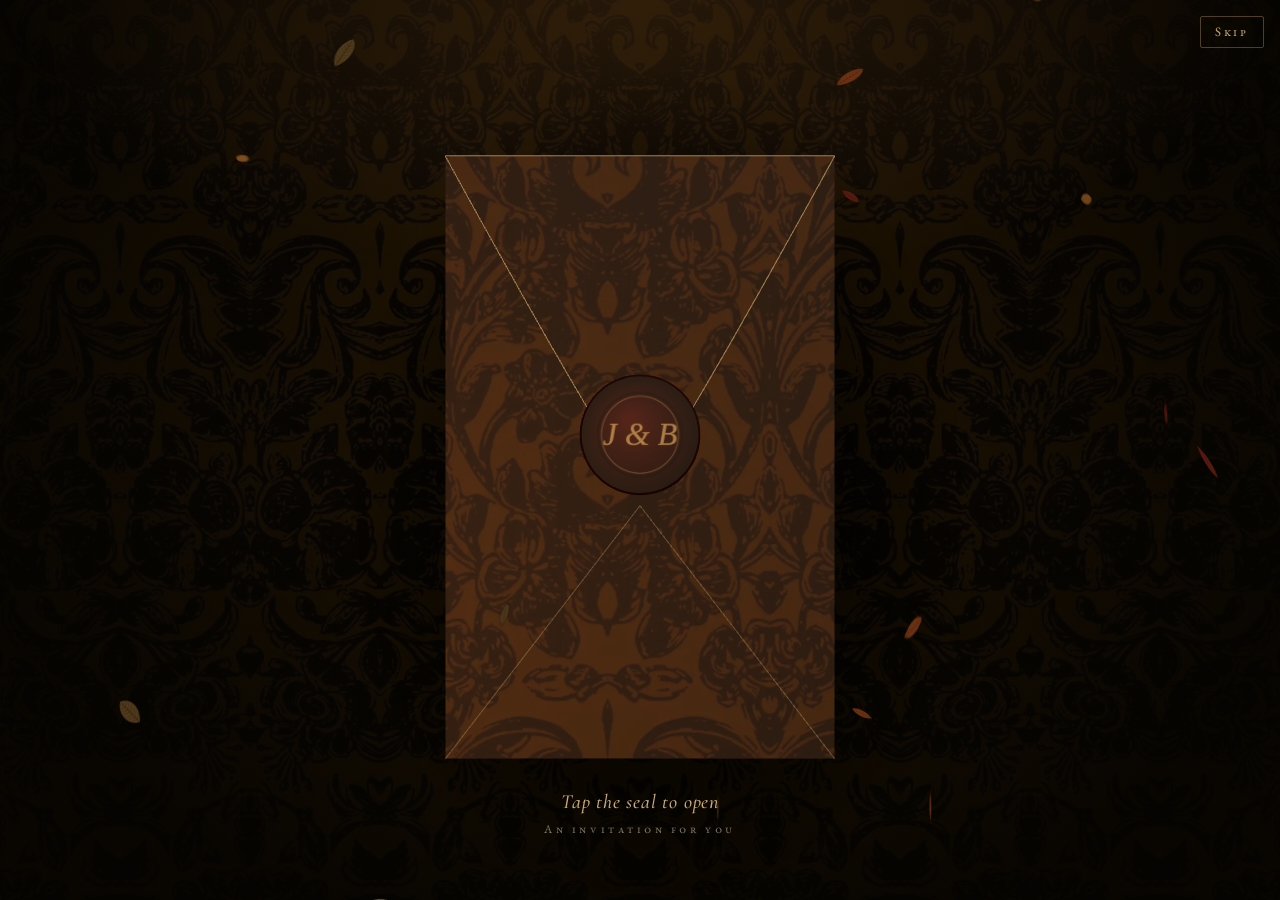
<file: thanksgiving-2026/index.html>
<!doctype html>
<html lang="en">
<head>
<meta charset="utf-8">
<meta name="viewport" content="width=device-width, initial-scale=1, viewport-fit=cover">
<title>Thanksgiving 2026</title>
<!-- Private family invitation. Not linked from the business site and kept out of search. -->
<meta name="robots" content="noindex, nofollow">
<meta name="description" content="Thanksgiving weekend at the lodge, Nov 25 to 29. Open your invitation and RSVP.">
<meta property="og:title" content="You're invited: Thanksgiving 2026">
<meta property="og:description" content="Open your invitation and RSVP.">
<meta property="og:image" content="https://augustineevents.com/thanksgiving-2026/og.jpg">
<meta name="theme-color" content="#1c1206">
<link rel="preconnect" href="https://fonts.googleapis.com">
<link rel="preconnect" href="https://fonts.gstatic.com" crossorigin>
<link href="https://fonts.googleapis.com/css2?family=Cormorant+Garamond:ital,wght@0,500;0,600;1,500&family=EB+Garamond:ital,wght@0,400;0,500;1,400&display=swap" rel="stylesheet">
<script type="importmap">
{ "imports": { "three": "./three.module.min.js" } }
</script>
<link rel="modulepreload" href="three.module.min.js">
<link rel="preload" href="envelope.webp" as="image">
<link rel="preload" href="card.webp" as="image">
<style>
  /* Dark academia: candlelit library. Umber and ink, aged parchment, oxblood, old gold. */
  :root {
    --ink: #24170c;
    --ink-soft: #5a4630;
    --paper: #e4d8c1;
    --paper-hi: #efe6d4;
    --night: #0e0904;
    --oxblood: #4a1515;
    --forest: #2c3527;
    --gold: #a8864f;
    --gold-hi: #c9ab72;
    --line: rgba(36, 23, 12, .2);
  }
  * { box-sizing: border-box; }
  html { scroll-behavior: smooth; }
  body {
    margin: 0; color: var(--ink); background: var(--night);
    font: 400 18px/1.6 "EB Garamond", Georgia, serif;
    -webkit-font-smoothing: antialiased;
  }
  body::before {
    content: ""; position: fixed; inset: 0; z-index: -1;
    background:
      radial-gradient(ellipse 70% 45% at 50% 0%, rgba(150, 95, 35, .22), transparent 70%),
      radial-gradient(ellipse at 50% 40%, rgba(14, 9, 4, .55), rgba(6, 4, 1, .94) 78%),
      url("damask.webp") center / 260px auto repeat;
  }
  /* During the intro the page underneath isn't rendered at all: iPhone Safari ignores
     overflow:hidden on body, so a swipe during the animation used to scroll the hidden page. */
  html.intro, body.intro { overflow: hidden; height: 100%; }
  body.intro main { display: none; }
  #stage, #envph { touch-action: none; }
  ::selection { background: var(--oxblood); color: var(--paper-hi); }

  /* ---------- intro (three.js envelope) ---------- */
  #stage { position: fixed; inset: 0; z-index: 0; display: block; width: 100%; height: 100%; pointer-events: none; }
  body.intro #stage { z-index: 19; pointer-events: auto; cursor: pointer; }
  /* Flat stand-in envelope, shown the instant the page loads; the 3D one fades in over it. */
  #envph { position: fixed; inset: 0; z-index: 20; display: none; place-items: center; pointer-events: none; transition: opacity .5s ease; }
  body.intro #envph { display: grid; }
  #envph.gone { opacity: 0; }
  .ph-env { position: relative; width: 62vw; aspect-ratio: 310 / 480; background: #2a150a url("envelope.webp") left bottom / 83.33% 111.1% repeat; box-shadow: 0 30px 60px rgba(0, 0, 0, .65); filter: brightness(.92); }
  .ph-env svg { position: absolute; inset: 0; width: 100%; height: 100%; }
  .ph-seal { position: absolute; left: 50%; top: 46.25%; width: 29.7%; aspect-ratio: 1; transform: translate(-50%, -50%); border-radius: 50%;
    background: radial-gradient(circle at 42% 38%, #3a1311, #220a08 65%, #120404); box-shadow: 0 3px 8px rgba(0, 0, 0, .5), inset 0 0 0 4px rgba(0, 0, 0, .25);
    display: grid; place-items: center; color: rgba(201, 171, 114, .85); font: italic 500 clamp(18px, 5.5vw, 30px) "Cormorant Garamond", serif; }
  .ph-seal::after { content: ""; position: absolute; inset: 15%; border-radius: 50%; border: 1px solid rgba(201, 171, 114, .45); }
  .intro-ui { position: fixed; inset: 0; z-index: 21; pointer-events: none; display: none; }
  body.intro .intro-ui { display: block; }
  .hint {
    position: absolute; left: 0; right: 0; bottom: max(7vh, 40px); text-align: center;
    color: var(--gold-hi); font: italic 500 1.25rem/1.3 "Cormorant Garamond", serif; letter-spacing: .04em;
    animation: breathe 2.6s ease-in-out infinite; transition: opacity .4s;
  }
  .hint small { display: block; font: 400 .74rem "EB Garamond", serif; font-variant: small-caps; letter-spacing: .3em; color: var(--paper); opacity: .55; margin-top: .4rem; }
  .skip {
    position: absolute; top: max(16px, env(safe-area-inset-top)); right: 16px; pointer-events: auto;
    background: none; border: 1px solid rgba(168, 134, 79, .45); color: var(--gold-hi); border-radius: 2px;
    font: 400 .8rem/1 "EB Garamond", serif; font-variant: small-caps; letter-spacing: .2em; padding: .55rem .9rem; cursor: pointer;
  }
  @keyframes breathe { 0%, 100% { opacity: .5; } 50% { opacity: 1; } }

  /* ---------- page ---------- */
  main { position: relative; z-index: 1; opacity: 0; transition: opacity 1.2s ease; }
  body.opened main { opacity: 1; }
  .hero { min-height: 100svh; display: grid; place-items: center; padding: 24px 16px 72px; position: relative; }
  #card { display: block; width: min(88vw, 470px, calc(84svh * 900 / 1458)); height: auto; aspect-ratio: 900 / 1458; filter: drop-shadow(0 26px 44px rgba(0, 0, 0, .7)); }
  .scroll-cue {
    position: absolute; bottom: 18px; left: 0; right: 0; text-align: center; color: var(--gold-hi);
    font-size: .85rem; font-variant: small-caps; letter-spacing: .3em; opacity: 0; text-decoration: none;
    transition: opacity 1.2s ease 3s;  /* give them time to read the card first */
  }
  body.opened .scroll-cue { opacity: .8; }
  .scroll-cue span { display: block; font-size: 1.1rem; animation: bob 2.2s ease-in-out infinite; }
  @keyframes bob { 50% { transform: translateY(5px); } }


  .wrap { max-width: 760px; margin: 0 auto; padding: 0 16px 80px; }
  .sheet {
    position: relative; margin-bottom: 28px; padding: 40px 34px 34px; border-radius: 2px;
    background:
      radial-gradient(ellipse at 15% 8%, rgba(255, 250, 235, .55), transparent 55%),
      radial-gradient(ellipse at 90% 95%, rgba(120, 78, 30, .22), transparent 55%),
      radial-gradient(ellipse at 50% 50%, var(--paper-hi), var(--paper) 70%);
    box-shadow: 0 22px 50px rgba(0, 0, 0, .6), inset 0 0 60px rgba(110, 70, 25, .28), inset 0 0 0 1px rgba(90, 60, 25, .35);
  }
  .sheet::before {
    content: ""; position: absolute; inset: 10px; pointer-events: none;
    border: 1px solid rgba(168, 134, 79, .55); outline: 1px solid rgba(168, 134, 79, .3); outline-offset: 3px;
  }
  .sheet::after {
    content: "\2766"; position: absolute; top: -13px; left: 50%; transform: translateX(-50%);
    background: var(--night); color: var(--gold); width: 34px; height: 26px; line-height: 26px; text-align: center; font-size: 15px; border-radius: 2px;
  }
  .eyebrow { font-size: .82rem; font-variant: small-caps; letter-spacing: .26em; color: var(--oxblood); margin: 0 0 .25rem; text-align: center; }
  h2 { font: 600 2.15rem/1.12 "Cormorant Garamond", serif; margin: 0; text-align: center; color: var(--ink); }
  .sub { text-align: center; font: italic 400 1.05rem "EB Garamond", serif; color: var(--ink-soft); margin: .3rem 0 0; }
  .divider { display: flex; align-items: center; gap: 12px; color: var(--gold); margin: 18px auto 24px; max-width: 280px; font-size: .8rem; }
  .divider::before, .divider::after { content: ""; flex: 1; height: 1px; background: linear-gradient(90deg, transparent, var(--gold), transparent); }
  h3 { font: 600 1.3rem/1.2 "Cormorant Garamond", serif; margin: 0; }
  .sc { font: 500 .86rem "EB Garamond", serif; font-variant: small-caps; letter-spacing: .2em; color: var(--oxblood); margin: 0 0 .3rem; }
  p { margin: 0 0 .8rem; }
  .muted { color: var(--ink-soft); }
  .rule { height: 1px; background: var(--line); margin: 1.2rem 0; border: 0; }
  .drop::first-letter { float: left; font: 600 3.4rem/.8 "Cormorant Garamond", serif; color: var(--oxblood); margin: .35rem .45rem 0 0; }

  .facts { display: grid; grid-template-columns: 1fr 1fr; gap: 22px 30px; }
  .fact p { font-size: 1rem; margin: 0; }
  .callout { margin-top: 1.5rem; padding: 1rem 1.1rem; border: 1px solid rgba(74, 21, 21, .3); background: rgba(74, 21, 21, .06); }
  .callout p { margin: 0; font-size: 1rem; }

  .days { display: grid; }
  .day { display: grid; grid-template-columns: 4.2rem 1fr; gap: 18px; padding: 18px 0; border-top: 1px solid var(--line); }
  .day:first-child { border-top: 0; padding-top: 0; }
  .day .num { font: 600 2.2rem/1 "Cormorant Garamond", serif; color: var(--oxblood); text-align: center; padding-top: .1rem; }
  .day .date { font-size: .82rem; font-variant: small-caps; letter-spacing: .2em; color: var(--ink-soft); }
  .day h3 { margin: .05rem 0 .3rem; }
  .day ul { margin: 0; padding: 0; list-style: none; font-size: 1rem; }
  .day li { padding-left: 1.1rem; position: relative; }
  .day li::before { content: "\2022"; position: absolute; left: .1rem; color: var(--gold); }
  .day li b { font-weight: 500; }

  .btns { display: flex; flex-wrap: wrap; gap: 10px; margin-top: .8rem; }
  .btn {
    display: inline-flex; align-items: center; justify-content: center; gap: .4rem; border-radius: 2px; padding: .7rem 1.25rem;
    font: 500 .95rem/1 "EB Garamond", serif; font-variant: small-caps; letter-spacing: .16em; text-decoration: none; cursor: pointer;
    border: 1px solid var(--ink); color: var(--ink); background: transparent; transition: background .2s, color .2s;
  }
  .btn:hover { background: var(--ink); color: var(--paper-hi); }
  .btn.solid { background: var(--oxblood); border-color: var(--oxblood); color: var(--gold-hi); box-shadow: inset 0 0 0 3px var(--oxblood), inset 0 0 0 4px rgba(201, 171, 114, .55); }
  .btn.solid:hover { background: #5c1c1c; }
  .btn:disabled { opacity: .55; cursor: default; }

  /* ---------- RSVP ---------- */
  label.f { display: block; font-size: .86rem; font-variant: small-caps; letter-spacing: .2em; color: var(--ink-soft); margin: 0 0 .2rem; }
  input[type=text], textarea {
    width: 100%; font: 400 1.15rem/1.4 "EB Garamond", serif; color: var(--ink); background: transparent;
    border: 0; border-bottom: 1px solid rgba(36, 23, 12, .45); border-radius: 0; padding: .4rem .1rem;
  }
  textarea { min-height: 84px; resize: vertical; border: 1px solid rgba(36, 23, 12, .3); padding: .6rem .7rem; background: rgba(255, 252, 244, .35);
    background-image: repeating-linear-gradient(transparent 0 31px, rgba(36, 23, 12, .12) 31px 32px); line-height: 32px; }
  input[type=text]:focus, textarea:focus { outline: none; border-color: var(--oxblood); box-shadow: 0 1px 0 var(--oxblood); }
  .names { display: grid; gap: 14px; margin-bottom: .6rem; }
  .name-row { display: flex; gap: 8px; align-items: end; }
  .x { flex: none; width: 40px; height: 40px; border: 1px solid rgba(36, 23, 12, .3); background: none; border-radius: 2px; color: var(--ink-soft); font-size: 1.2rem; cursor: pointer; }
  .linkish { background: none; border: 0; padding: 0; color: var(--oxblood); font: italic 400 1.05rem "EB Garamond", serif; cursor: pointer; text-decoration: underline; text-underline-offset: 3px; }
  .acts { display: grid; gap: 12px; margin: 1.6rem 0; }
  .act { border: 1px solid rgba(90, 60, 25, .3); padding: 14px 16px; background: rgba(255, 252, 244, .3); }
  .act .sub { text-align: left; font-size: .95rem; margin: .1rem 0 .65rem; }
  .chips { display: flex; flex-wrap: wrap; gap: 8px; }
  .chip {
    display: inline-flex; align-items: center; gap: .5rem; min-height: 40px; padding: .45rem 1rem; border-radius: 2px; cursor: pointer;
    border: 1px solid rgba(36, 23, 12, .4); background: rgba(255, 252, 244, .5); color: var(--ink); font: 400 1.02rem "EB Garamond", serif;
  }
  .chip .box { width: 15px; height: 15px; border: 1px solid currentColor; display: inline-grid; place-items: center; font-size: 11px; line-height: 1; }
  .chip[aria-pressed="true"] { background: var(--oxblood); border-color: var(--oxblood); color: var(--gold-hi); }
  .chip[aria-pressed="true"] .box::after { content: "\2713"; }
  .act.film .chip[aria-pressed="true"] { background: var(--forest); border-color: var(--forest); }
  .hp { position: absolute; left: -9999px; width: 1px; height: 1px; overflow: hidden; }
  .err { color: var(--oxblood); font-style: italic; margin: .6rem 0 0; min-height: 1.4em; }
  .done-list { list-style: none; padding: 0; margin: .4rem 0 1rem; }
  .done-list li { padding: .5rem 0; border-top: 1px solid var(--line); }
  .done-list li:first-child { border-top: 0; }
  .sign { text-align: center; color: var(--gold-hi); font: italic 500 1.7rem "Cormorant Garamond", serif; margin: 40px 0 0; }
  .sign::before { content: "\2766"; display: block; font-size: 1rem; color: var(--gold); margin-bottom: .6rem; font-style: normal; }

  @media (max-width: 600px) {
    body { font-size: 17px; }
    .sheet { padding: 36px 22px 28px; }
    h2 { font-size: 1.85rem; }
    .facts { grid-template-columns: 1fr; }
    .day { grid-template-columns: 2.6rem 1fr; gap: 12px; }
    .day .num { font-size: 1.8rem; }
  }
  @media (prefers-reduced-motion: reduce) {
    html { scroll-behavior: auto; }
    .hint, .scroll-cue span { animation: none; }
    main { transition: none; }
  }
</style>
</head>
<body class="intro">

<canvas id="stage" aria-hidden="true"></canvas>
<div id="envph" aria-hidden="true">
  <div class="ph-env">
    <svg viewBox="0 0 310 480" preserveAspectRatio="none">
      <path d="M0 480 L155 278 L310 480" fill="none" stroke="rgba(176,141,87,.45)" stroke-width="1"/>
      <path d="M0 0 L310 0 Q179.8 237.6 155 264 Q130.2 237.6 0 0 Z" fill="rgba(0,0,0,.08)" stroke="rgba(176,141,87,.9)" stroke-width="1"/>
    </svg>
    <div class="ph-seal">J &amp; B</div>
  </div>
</div>
<script>
/* Size the stand-in exactly like the 3D envelope (same camera fit as resize() below). */
(() => {
  const a = innerWidth / innerHeight;
  const needH = Math.max(2.4 + 1.2, ((1.55 + 0.35) / a) * 1.12);
  const h = (innerHeight * 2.4) / needH;
  const e = document.querySelector('.ph-env');
  e.style.width = (h * 310) / 480 + 'px';
})();
</script>
<div class="intro-ui">
  <div class="hint" id="hint">Tap the seal to open<small>An invitation for you</small></div>
  <button class="skip" id="skip" type="button">Skip</button>
</div>

<main>
  <section class="hero">
    <canvas id="card" role="img" aria-label="Thanksgiving dinner invitation"></canvas>
    <a class="scroll-cue" href="#details">the weekend<span aria-hidden="true">&#8964;</span></a>
  </section>

  <div class="wrap">
    <section class="sheet" id="details">
      <p class="eyebrow">Chapter I &middot; The Dinner</p>
      <h2>Thursday, the twenty-sixth of November</h2>
      <p class="sub">Half past six in the evening</p>
      <div class="divider">&#10086;</div>
      <div class="facts">
        <div class="fact">
          <p class="sc">Dress code</p>
          <p class="drop">Semi-formal. If you'd like to lean into the theme, think dark academia: tweed, wool, plaid, knits and velvet in browns, burgundy, forest green and cream. If not, your Sunday best is perfect.</p>
        </div>
        <div class="fact">
          <p class="sc">Where</p>
          <p data-k="placeName" style="font-weight:500"></p>
          <p data-k="address"></p>
          <div class="btns">
            <a class="btn" id="gmaps" target="_blank" rel="noopener">Google Maps</a>
            <a class="btn" id="amaps" target="_blank" rel="noopener">Apple Maps</a>
          </div>
        </div>
      </div>
      <div class="callout">
        <p class="sc">We'll be filming</p>
        <p>We're filming Thanksgiving dinner (the table, the food and the evening) for some video content. If you'd rather stay off camera, just say so in your RSVP below and we'll keep you out of the shots.</p>
      </div>
    </section>

    <section class="sheet">
      <p class="eyebrow">Chapter II &middot; The Weekend</p>
      <h2>Five days at the lodge</h2>
      <div class="divider">&#10086;</div>
      <div class="days">
        <div class="day">
          <div class="num">I</div>
          <div><span class="date">Wednesday, Nov 25</span><h3>Arrival</h3><ul>
            <li>Check in from <b data-k="checkIn"></b></li>
            <li>Burgers and hot dogs on the Blackstone</li>
          </ul></div>
        </div>
        <div class="day">
          <div class="num">II</div>
          <div><span class="date">Thursday, Nov 26</span><h3>Thanksgiving</h3><ul>
            <li>Karissa's quiche and cinnamon rolls, plus mimosas, at 8:30</li>
            <li>Football, games and the fire pit all day</li>
            <li>Appetizers from 3:00</li>
            <li><b>Dinner at 6:30</b>, dressed up</li>
          </ul></div>
        </div>
        <div class="day">
          <div class="num">III</div>
          <div><span class="date">Friday, Nov 27</span><h3>The cave and the city</h3><ul>
            <li>Breakfast burritos on the Blackstone</li>
            <li><b>Mammoth Cave, Domes and Dripstones tour at 2:30</b>, $25 per person (we leave the cabin about 12:45)</li>
            <li><b>Dinner at Mellow Mushroom</b>, Bowling Green, 6:30</li>
            <li><i>Both are optional. Join us for either, both or neither.</i></li>
          </ul></div>
        </div>
        <div class="day">
          <div class="num">IV</div>
          <div><span class="date">Saturday, Nov 28</span><h3>A free day</h3><ul>
            <li>Pancakes, eggs and bacon</li>
            <li>Fishing, farm walks, long naps</li>
            <li>Fire pit and s'mores</li>
          </ul></div>
        </div>
        <div class="day">
          <div class="num">V</div>
          <div><span class="date">Sunday, Nov 29</span><h3>Homeward</h3><ul>
            <li>Pack up and check out before <b data-k="checkOut"></b></li>
          </ul></div>
        </div>
      </div>
    </section>

    <section class="sheet">
      <p class="eyebrow">Chapter III &middot; Practical Matters</p>
      <h2>Before you pack</h2>
      <div class="divider">&#10086;</div>
      <div class="facts">
        <div class="fact"><p class="sc">Bring a jacket</p><p>The cave is about 54&deg;F all year, and the evenings by the fire pit get cold.</p></div>
        <div class="fact"><p class="sc">Times are Central</p><p>The cabin is on Central time, the same as Nashville. Check in from 4:00 PM Wednesday, check out before 10:00 AM Sunday.</p></div>
        <div class="fact"><p class="sc">Fishing</p><p>If you're fishing, you'll need a Kentucky fishing license (fw.ky.gov).</p></div>
        <div class="fact"><p class="sc">Also bring</p><p>Your own drinks, a camp chair and any snacks you can't live without.</p></div>
      </div>
    </section>

    <section class="sheet">
      <p class="eyebrow">Chapter IV &middot; The Larder</p>
      <h2>The food</h2>
      <div class="divider">&#10086;</div>
      <p style="text-align:center;margin:0 auto;max-width:34rem">Thanksgiving Day is all taken care of, so just come hungry. For the rest of the weekend, Justin will be in touch with everyone to plan the food together. If you have ideas or something you'd love to make, mention it in your RSVP.</p>
    </section>

    <section class="sheet" id="rsvp">
      <p class="eyebrow">Chapter V &middot; Your Reply</p>
      <h2>Will you join us?</h2>
      <div class="divider">&#10086;</div>

      <form id="form" novalidate>
        <div class="names" id="names"></div>
        <button type="button" class="linkish" id="addPartner">+ Add your partner</button>

        <div class="acts" id="acts"></div>

        <label class="f" for="note">Food ideas for the weekend? Anything else?</label>
        <textarea id="note" maxlength="1000"></textarea>
        <div class="hp" aria-hidden="true"><label>Website <input type="text" id="website" tabindex="-1" autocomplete="off"></label></div>

        <div class="btns" style="margin-top:1.4rem;justify-content:center">
          <button class="btn solid" id="send" type="submit">Send my reply</button>
        </div>
        <p class="err" id="err" role="alert" style="text-align:center"></p>
      </form>

      <div id="thanks" hidden>
        <h3 style="font-size:1.7rem;margin-bottom:.4rem;text-align:center">Thank you. We can't wait.</h3>
        <p class="muted" style="margin-bottom:.2rem">Here's what we have for you:</p>
        <ul class="done-list" id="doneList"></ul>
        <div id="venmo"></div>
        <div class="btns"><button class="btn" type="button" id="change">Change my reply</button></div>
      </div>
    </section>

    <p class="sign" data-k="signature"></p>
  </div>
</main>

<script>
/* ======================================================================
   Wording and details. Edit here: the card, the page and the form all
   read from this one object.
   ====================================================================== */
window.INVITE = {
  event: 'thanksgiving-2026',
  card: {
    top: "You're invited to",
    title: 'Thanksgiving',
    titleItalic: 'Dinner',
    dateLine: 'Thursday  |  November 26, 2026  |  6:30 PM',
    placeLine: 'CMR Hideaway Lodge, Austin, Kentucky',
    bottom: ['Dress: semi-formal (dark academia)', 'A long table, good food and', 'the people we love most.'],
    signature: 'Justin & Becca',
  },
  placeName: 'CMR Hideaway Lodge',
  address: '313 R Whitlow Rd, Austin, KY 42123',
  checkIn: '4:00 PM',             // Central time (Barren County, KY), same as Nashville
  checkOut: '10:00 AM',
  signature: 'With love, Justin & Becca',
  venmo: 'Justinben2335',         // Justin's Venmo username, without the @
  cavePrice: 25,
};
</script>

<script>
/* ======================================================================
   Card artwork: the lace card (card.webp) with the wording drawn on top.
   Used twice: as the three.js texture and as the card at the top of the page.
   Coordinates are in card pixels (900 x 1458).
   ====================================================================== */
(() => {
  const CW = 900, CH = 1458, INK = '#3e2600';
  // Handlers go on before src, so a cached image that loads instantly is never missed.
  const img = new Image();
  const imgReady = new Promise((res) => { img.onload = res; img.onerror = res; });
  img.src = 'card.webp';
  const ready = Promise.all([
    img.complete && img.naturalWidth ? Promise.resolve() : imgReady,
    document.fonts.load('600 100px "Cormorant Garamond"'),
    document.fonts.load('italic 500 100px "Cormorant Garamond"'),
    document.fonts.load('400 30px "EB Garamond"'),
    document.fonts.load('italic 400 30px "EB Garamond"'),
  ]).catch(() => {});

  function fitText(ctx, text, font, size, maxW) {
    let s = size;
    do { ctx.font = font.replace('{s}', s); s -= 2; } while (ctx.measureText(text).width > maxW && s > 10);
  }

  function arcText(ctx, text, cx, cy, r) {
    const chars = [...text];
    const widths = chars.map((c) => ctx.measureText(c).width);
    const total = widths.reduce((a, b) => a + b, 0) + (chars.length - 1) * 1.5;
    let a = -Math.PI / 2 - total / r / 2;
    chars.forEach((c, i) => {
      const w = widths[i];
      a += w / 2 / r;
      ctx.save();
      ctx.translate(cx + r * Math.cos(a), cy + r * Math.sin(a));
      ctx.rotate(a + Math.PI / 2);
      ctx.fillText(c, 0, 0);
      ctx.restore();
      a += (w / 2 + 1.5) / r;
    });
  }

  async function drawCard(canvas, scale) {
    await ready;
    const c = window.INVITE.card;
    canvas.width = Math.round(CW * scale);
    canvas.height = Math.round(CH * scale);
    const ctx = canvas.getContext('2d');
    ctx.setTransform(scale, 0, 0, scale, 0, 0);
    ctx.clearRect(0, 0, CW, CH);
    ctx.drawImage(img, 0, 0, CW, CH);
    ctx.fillStyle = INK;
    ctx.textAlign = 'center';
    ctx.textBaseline = 'alphabetic';
    const X = CW / 2 + 2;

    ctx.font = 'italic 400 31px "EB Garamond"';
    arcText(ctx, c.top, X, 415, 238);

    fitText(ctx, c.title, '600 {s}px "Cormorant Garamond"', 118, 560);
    ctx.fillText(c.title, X, 372);
    fitText(ctx, c.titleItalic, 'italic 500 {s}px "Cormorant Garamond"', 138, 520);
    ctx.fillText(c.titleItalic, X, 482);

    fitText(ctx, c.dateLine, '400 {s}px "EB Garamond"', 28, 560);
    ctx.fillText(c.dateLine, X, 552);
    fitText(ctx, c.placeLine, 'italic 400 {s}px "EB Garamond"', 27, 540);
    ctx.fillText(c.placeLine, X, 596);

    fitText(ctx, c.bottom[0], 'italic 400 {s}px "EB Garamond"', 28, 540);
    ctx.fillText(c.bottom[0], X, 1160);
    ctx.font = '400 25px "EB Garamond"';
    c.bottom.slice(1).forEach((line, i) => ctx.fillText(line, X, 1200 + i * 32));
    ctx.font = 'italic 500 40px "Cormorant Garamond"';
    ctx.fillText(c.signature, X, 1296);
    return canvas;
  }

  window.CardArt = { drawCard, ready, aspect: CW / CH };
})();
</script>

<script>
/* ======================================================================
   Page: fill in details, draw the card, and the RSVP form.
   ====================================================================== */
(() => {
  const I = window.INVITE;
  document.querySelectorAll('[data-k]').forEach((el) => { el.textContent = I[el.dataset.k] || ''; });
  const q = encodeURIComponent(I.address);
  document.getElementById('gmaps').href = `https://www.google.com/maps/search/?api=1&query=${q}`;
  document.getElementById('amaps').href = `https://maps.apple.com/?q=${q}`;

  const card = document.getElementById('card');
  card.setAttribute('aria-label', [I.card.top, I.card.title, I.card.titleItalic, I.card.dateLine, I.card.placeLine, ...I.card.bottom, I.card.signature].join('. '));
  window.CardArt.drawCard(card, Math.min(2, Math.max(1, (window.devicePixelRatio || 1) * 470 / 900 * 1.3)));

  /* ---------- RSVP ---------- */
  const ACTS = [
    { key: 'dinner', title: 'Thanksgiving dinner', sub: 'Thursday, 6:30 PM', def: true },
    { key: 'cave', title: 'Mammoth Cave: Domes and Dripstones', sub: `Optional. Friday, 2:30 PM. $${I.cavePrice} per person, we buy the tickets together.` },
    // key stays 'steakhouse' so saved replies keep working; the restaurant is now Mellow Mushroom.
    { key: 'steakhouse', title: 'Dinner at Mellow Mushroom', sub: 'Optional. Friday, 6:30 PM in Bowling Green' },
    { key: 'no_film', title: 'Filming', sub: 'Tap anyone who would rather stay off camera at dinner.', film: true, label: 'Keep me off camera' },
  ];
  const TOKEN_KEY = 'tg2026-rsvp';
  const blank = () => Object.fromEntries([['name', ''], ...ACTS.map((a) => [a.key, !!a.def])]);
  let people = [blank()];

  const $ = (id) => document.getElementById(id);
  const namesEl = $('names'), actsEl = $('acts');
  const loadedAt = Date.now();

  function store(op, v) { try { return op === 'get' ? localStorage.getItem(TOKEN_KEY) : localStorage.setItem(TOKEN_KEY, v); } catch { return null; } }

  function label(p, i) { return p.name.trim() || (i === 0 ? 'You' : 'Your partner'); }

  function renderNames() {
    namesEl.innerHTML = '';
    people.forEach((p, i) => {
      const row = document.createElement('div');
      row.innerHTML = `<label class="f" for="n${i}">${i === 0 ? 'Your name' : "Your partner's name"}</label>
        <div class="name-row"><input type="text" id="n${i}" maxlength="60" autocomplete="${i === 0 ? 'name' : 'off'}">${i ? '<button type="button" class="x" aria-label="Remove">&times;</button>' : ''}</div>`;
      const input = row.querySelector('input');
      input.value = p.name;
      input.addEventListener('input', () => { p.name = input.value; renderActs(); });
      const x = row.querySelector('.x');
      if (x) x.addEventListener('click', () => { people.splice(i, 1); renderAll(); });
      namesEl.appendChild(row);
    });
    $('addPartner').hidden = people.length >= 2;
  }

  function renderActs() {
    actsEl.innerHTML = '';
    ACTS.forEach((a) => {
      const box = document.createElement('div');
      box.className = 'act' + (a.film ? ' film' : '');
      box.innerHTML = `<div class="t"><h3></h3></div><p class="sub"></p><div class="chips"></div>`;
      box.querySelector('h3').textContent = a.title;
      box.querySelector('.sub').textContent = a.sub;
      const chips = box.querySelector('.chips');
      people.forEach((p, i) => {
        const b = document.createElement('button');
        b.type = 'button';
        b.className = 'chip';
        b.setAttribute('aria-pressed', p[a.key]);
        b.innerHTML = '<span class="box" aria-hidden="true"></span><span></span>';
        b.lastChild.textContent = a.film && people.length === 1 ? a.label : label(p, i);
        b.addEventListener('click', () => { p[a.key] = !p[a.key]; b.setAttribute('aria-pressed', p[a.key]); });
        chips.appendChild(b);
      });
      actsEl.appendChild(box);
    });
  }

  function renderAll() { renderNames(); renderActs(); }
  $('addPartner').addEventListener('click', () => { people.push(blank()); renderAll(); $('n1').focus(); });

  function showThanks() {
    const NAMES = { dinner: 'Thanksgiving dinner', cave: 'Mammoth Cave', steakhouse: 'Mellow Mushroom' };
    $('doneList').innerHTML = '';
    people.forEach((p) => {
      const yes = Object.keys(NAMES).filter((k) => p[k]).map((k) => NAMES[k]);
      const li = document.createElement('li');
      li.innerHTML = '<b></b>: <span></span>';
      li.firstChild.textContent = p.name;
      li.lastChild.textContent = (yes.length ? yes.join(', ') : 'none of the outings') + (p.no_film ? '. Off camera at dinner.' : '');
      $('doneList').appendChild(li);
    });
    const cave = people.filter((p) => p.cave).length;
    const v = $('venmo');
    v.innerHTML = '';
    if (cave) {
      const amt = cave * I.cavePrice;
      const p = document.createElement('p');
      p.textContent = `Cave tickets: $${amt} for ${cave === 1 ? 'one' : cave}. Please Venmo Justin${I.venmo ? '' : ' when you get a chance'}.`;
      v.appendChild(p);
      if (I.venmo) {
        const a = document.createElement('a');
        a.className = 'btn solid';
        a.target = '_blank';
        a.rel = 'noopener';
        a.href = `https://venmo.com/u/${encodeURIComponent(I.venmo)}?txn=pay&amount=${amt}&note=${encodeURIComponent('Mammoth Cave tickets')}`;
        a.textContent = `Venmo Justin $${amt}`;
        v.appendChild(a);
      }
    }
    $('form').hidden = true;
    $('thanks').hidden = false;
  }

  $('change').addEventListener('click', () => { $('thanks').hidden = true; $('form').hidden = false; renderAll(); });

  $('form').addEventListener('submit', async (e) => {
    e.preventDefault();
    const err = $('err');
    err.textContent = '';
    people.forEach((p) => (p.name = p.name.trim()));
    people = people.filter((p, i) => i === 0 || p.name);
    if (!people[0].name) { renderAll(); err.textContent = 'Please add your name.'; $('n0').focus(); return; }
    const send = $('send');
    send.disabled = true;
    send.textContent = 'Sending...';
    try {
      const r = await fetch('/api/rsvp', {
        method: 'POST',
        headers: { 'content-type': 'application/json' },
        body: JSON.stringify({
          event: I.event, token: store('get') || undefined, people,
          note: $('note').value,
          website: $('website').value, form_loaded_at: loadedAt,
        }),
      });
      const data = await r.json().catch(() => ({}));
      if (!r.ok || !data.ok) throw new Error(data.error || 'Something went wrong.');
      store('set', data.token);
      showThanks();
    } catch (ex) {
      err.textContent = `${ex.message} If it keeps happening, just text Justin.`;
    } finally {
      send.disabled = false;
      send.textContent = 'Send my reply';
    }
  });

  renderAll();

  // Coming back on the same phone: show what they sent, with a way to change it.
  const token = store('get');
  if (token) {
    fetch(`/api/rsvp?token=${encodeURIComponent(token)}`)
      .then((r) => r.json())
      .then((d) => {
        if (!d.ok) return;
        people = d.rsvp.people.map((p) => ({ ...blank(), ...p }));
        $('note').value = d.rsvp.note || '';
        renderAll();
        showThanks();
      })
      .catch(() => {});
  }
})();
</script>

<script>
/* If three.js never starts (old phone, blocked CDN), open the page anyway. */
if ('scrollRestoration' in history) history.scrollRestoration = 'manual';
window.scrollTo(0, 0);
window.__introTimer = setTimeout(() => { if (!window.__introStarted) window.__openPage && window.__openPage(); }, 12000);
document.documentElement.classList.add('intro');
window.__openPage = () => {
  document.documentElement.classList.remove('intro');
  document.body.classList.remove('intro');
  const main = document.querySelector('main');
  void main.offsetWidth;   // render it at opacity 0 first so the fade-in runs
  window.scrollTo(0, 0);
  requestAnimationFrame(() => document.body.classList.add('opened'));
};
if (matchMedia('(prefers-reduced-motion: reduce)').matches) window.__openPage();
</script>
<script type="module">
/* ======================================================================
   The envelope. Tap anywhere: the seal lifts, the flap opens, the card
   slides out and comes forward, then the page fades in underneath it.
   Falling leaves keep drifting behind the page afterwards.
   ====================================================================== */
import * as THREE from 'three';

const reduced = matchMedia('(prefers-reduced-motion: reduce)').matches;
const canvas = document.getElementById('stage');
let renderer;
try {
  renderer = new THREE.WebGLRenderer({ canvas, antialias: true, alpha: true });
} catch {
  window.__openPage();
  throw new Error('no webgl');
}
// If the fallback already opened the page (three.js was slow to arrive), don't
// start an envelope behind it: just keep the leaves.
const lateStart = !document.body.classList.contains('intro');
window.__introStarted = true;
clearTimeout(window.__introTimer);

renderer.setPixelRatio(Math.min(window.devicePixelRatio || 1, 2));
const scene = new THREE.Scene();
const camera = new THREE.PerspectiveCamera(35, 1, 0.1, 100);
camera.position.set(0, 0, 13);

scene.add(new THREE.AmbientLight(0xfff1dc, 1.1));
const key = new THREE.DirectionalLight(0xffe2b8, 1.6);
key.position.set(3, 5, 8);
scene.add(key);
const glow = new THREE.PointLight(0xffb060, 18, 14);
glow.position.set(-2.5, -1, 4);
scene.add(glow);

const loader = new THREE.TextureLoader();
let envReady;
const envLoaded = new Promise((res) => (envReady = res));
const damask = loader.load('envelope.webp', envReady, undefined, envReady);
damask.colorSpace = THREE.SRGBColorSpace;
damask.wrapS = damask.wrapT = THREE.RepeatWrapping;
damask.repeat.set(1.2, 0.9);

/* ---------- envelope ---------- */
const EW = 3.1, EH = 4.8, V = EH * 0.45, FLAP = EH * 0.55;
const env = new THREE.Group();
scene.add(env);

const paper = new THREE.MeshStandardMaterial({ map: damask, color: 0xffffff, roughness: 0.8, side: THREE.FrontSide });
const liner = new THREE.MeshStandardMaterial({ color: 0xe7e0d3, roughness: 0.95, side: THREE.DoubleSide });
const gold = new THREE.LineBasicMaterial({ color: 0xb08d57, transparent: true, opacity: 0.9 });

const back = new THREE.Mesh(new THREE.PlaneGeometry(EW, EH), liner);
env.add(back);
// soft shadow so the envelope lifts off the dark background
const shadow = new THREE.Mesh(new THREE.PlaneGeometry(EW * 1.6, EH * 1.4), new THREE.MeshBasicMaterial({ map: new THREE.CanvasTexture(shadowCanvas()), transparent: true, depthWrite: false }));
shadow.position.set(0.15, -0.25, -0.3);
env.add(shadow);

const frontShape = new THREE.Shape();
frontShape.moveTo(-EW / 2, -EH / 2);
frontShape.lineTo(EW / 2, -EH / 2);
frontShape.lineTo(EW / 2, EH / 2);
frontShape.lineTo(0, EH / 2 - V);
frontShape.lineTo(-EW / 2, EH / 2);
frontShape.closePath();
const frontGeo = new THREE.ShapeGeometry(frontShape);
uvFromXY(frontGeo, EW, EH);
const front = new THREE.Mesh(frontGeo, paper);
front.position.z = 0.04;
env.add(front);
const fold = new THREE.Line(new THREE.BufferGeometry().setFromPoints([
  new THREE.Vector3(-EW / 2, EH / 2, 0.045), new THREE.Vector3(0, EH / 2 - V, 0.045), new THREE.Vector3(EW / 2, EH / 2, 0.045),
]), gold);
env.add(fold);
const lowerFold = new THREE.Line(new THREE.BufferGeometry().setFromPoints([
  new THREE.Vector3(-EW / 2, -EH / 2, 0.045), new THREE.Vector3(0, -EH * 0.08, 0.045), new THREE.Vector3(EW / 2, -EH / 2, 0.045),
]), new THREE.LineBasicMaterial({ color: 0xb08d57, transparent: true, opacity: 0.45 }));
env.add(lowerFold);

const flap = new THREE.Group();
flap.position.set(0, EH / 2, 0.06);
env.add(flap);
const flapShape = new THREE.Shape();
flapShape.moveTo(-EW / 2, 0);
flapShape.lineTo(EW / 2, 0);
flapShape.quadraticCurveTo(EW * 0.08, -FLAP * 0.9, 0, -FLAP);
flapShape.quadraticCurveTo(-EW * 0.08, -FLAP * 0.9, -EW / 2, 0);
const flapGeo = new THREE.ShapeGeometry(flapShape, 24);
uvFromXY(flapGeo, EW, EH);
const flapOut = new THREE.Mesh(flapGeo, paper);
const flapIn = new THREE.Mesh(flapGeo, new THREE.MeshStandardMaterial({ color: 0xe7e0d3, roughness: 0.95, side: THREE.BackSide }));
flap.add(flapOut, flapIn);
const flapEdge = new THREE.Line(new THREE.BufferGeometry().setFromPoints(flapShape.getPoints(24).map((p) => new THREE.Vector3(p.x, p.y, 0.004))), gold);
flap.add(flapEdge);

/* wax seal */
const sealTex = new THREE.CanvasTexture(sealCanvas());
sealTex.colorSpace = THREE.SRGBColorSpace;
sealTex.center.set(0.5, 0.5);
sealTex.rotation = Math.PI / 2;  // the cylinder cap maps the canvas sideways
const seal = new THREE.Mesh(
  new THREE.CylinderGeometry(0.46, 0.48, 0.09, 48),
  [new THREE.MeshStandardMaterial({ color: 0x2a0b09, roughness: 0.35, metalness: 0.15, transparent: true }),
   new THREE.MeshStandardMaterial({ map: sealTex, roughness: 0.45, metalness: 0.1, transparent: true }),
   new THREE.MeshStandardMaterial({ color: 0x2a0b09, transparent: true })],
);
seal.rotation.x = Math.PI / 2;
seal.position.set(0, EH / 2 - FLAP + 0.42, 0.12);
env.add(seal);

/* the card */
const cardCanvas = document.createElement('canvas');
// Final size before the texture exists: resizing an uploaded texture leaves it blank on some GPUs.
cardCanvas.width = Math.round(900 * 1.4);
cardCanvas.height = Math.round(1458 * 1.4);
const cardTex = new THREE.CanvasTexture(cardCanvas);
cardTex.colorSpace = THREE.SRGBColorSpace;
cardTex.anisotropy = 4;
const CWD = 2.8, CHT = CWD / window.CardArt.aspect;
const card = new THREE.Mesh(new THREE.PlaneGeometry(CWD, CHT), new THREE.MeshBasicMaterial({ map: cardTex, transparent: true, alphaTest: 0.02 }));
card.position.set(0, -0.08, 0.02);
scene.add(card);
const cardDrawn = window.CardArt.drawCard(cardCanvas, 1.4).then(() => { cardTex.needsUpdate = true; });

/* ---------- leaves ---------- */
const LEAVES = reduced ? 0 : 34;
const leafTex = new THREE.CanvasTexture(leafCanvas());
leafTex.colorSpace = THREE.SRGBColorSpace;
const leaves = new THREE.InstancedMesh(
  new THREE.PlaneGeometry(0.34, 0.34),
  new THREE.MeshBasicMaterial({ map: leafTex, transparent: true, side: THREE.DoubleSide, depthWrite: false }),
  Math.max(LEAVES, 1),
);
leaves.count = LEAVES;
const palette = [0x6e3414, 0x8a5524, 0x9c7a3c, 0x5a1c12, 0x7a4a1e, 0x4f3a1c].map((c) => new THREE.Color(c));
const leafState = [];
for (let i = 0; i < LEAVES; i++) {
  leafState.push({
    x: (Math.random() - 0.5) * 12, y: Math.random() * 14 - 7, z: Math.random() * 5 - 3.5,
    vy: 0.25 + Math.random() * 0.35, sway: Math.random() * 6.28, sw: 0.4 + Math.random() * 0.6,
    rx: Math.random() * 6.28, ry: Math.random() * 6.28, sr: 0.4 + Math.random() * 1.2, s: 0.7 + Math.random() * 0.7,
  });
  leaves.setColorAt(i, palette[i % palette.length]);
}
scene.add(leaves);
const dummy = new THREE.Object3D();

/* ---------- layout ---------- */
let aspect = 1;
function resize() {
  const w = window.innerWidth, h = window.innerHeight;
  renderer.setSize(w, h, false);
  aspect = w / h;
  camera.aspect = aspect;
  camera.updateProjectionMatrix();
  // On narrow phones pull the camera back so the envelope fits the width.
  const halfW = EW / 2 + 0.35;
  const needH = Math.max(EH / 2 + 1.2, (halfW / aspect) * 1.12);
  camera.position.z = needH / Math.tan(THREE.MathUtils.degToRad(17.5));
}
window.addEventListener('resize', resize);
resize();

/* ---------- the opening ---------- */
let opening = false, tAnim = 0, done = false, ready = false;
const ease = (t) => (t < 0 ? 0 : t > 1 ? 1 : t < 0.5 ? 4 * t * t * t : 1 - Math.pow(-2 * t + 2, 3) / 2);
const seg = (t, a, b) => ease((t - a) / (b - a));
const hint = document.getElementById('hint');
hint.style.visibility = 'hidden';
// Nothing can be tapped open until the card, envelope and fonts are ready and the
// textures are on the GPU. Otherwise the first open stutters or shows a blank card.
envLoaded.then(() => requestAnimationFrame(() => requestAnimationFrame(() => document.getElementById('envph').classList.add('gone'))));
Promise.all([cardDrawn, envLoaded]).then(() => {
  renderer.initTexture(cardTex);
  renderer.initTexture(damask);
  renderer.initTexture(sealTex);
  renderer.compile(scene, camera);
  ready = true;
  hint.style.visibility = 'visible';
});
function open() {
  if (opening || !ready) return;
  opening = true;
  hint.style.opacity = 0;
}
canvas.addEventListener('pointerdown', open);
window.addEventListener('keydown', (e) => { if (e.key === 'Enter' || e.key === ' ') open(); });
document.getElementById('skip').addEventListener('click', () => { finish(); });

function finish() {
  if (done) return;
  done = true;
  env.visible = false;
  window.__openPage();
}

// Where the card ends up: centred and as large as the page's own card, so the hand-off is seamless.
function cardTarget() {
  // Mirrors the page's #card CSS: width min(88vw, 470px, 84svh x aspect), centred in a hero
  // with 24px top and 72px bottom padding, so its centre sits 24px above the screen's centre.
  const fovHalf = THREE.MathUtils.degToRad(17.5);
  const vh = window.innerHeight, vw = window.innerWidth;
  const domW = Math.min(vw * 0.88, 470, (vh * 0.84) * window.CardArt.aspect);
  const frac = (domW / window.CardArt.aspect) / vh;  // card height as a share of the screen
  const halfH = CHT / 2 / frac;                       // half the visible height, in world units
  return { z: camera.position.z - halfH / Math.tan(fovHalf), y: (24 / vh) * 2 * halfH };
}

let pointerX = 0, pointerY = 0;
window.addEventListener('pointermove', (e) => { pointerX = e.clientX / innerWidth - 0.5; pointerY = e.clientY / innerHeight - 0.5; });

const clock = new THREE.Clock();
function frame() {
  const dt = Math.min(clock.getDelta(), 0.05);
  const now = performance.now();

  if (!done) {
    if (!opening) {
      const s = now / 1000;
      env.position.y = Math.sin(s * 1.1) * 0.06;
      env.rotation.y += (pointerX * 0.35 - env.rotation.y) * 0.06;
      env.rotation.x += (pointerY * 0.2 - env.rotation.x) * 0.06;
      card.position.y = env.position.y - 0.08;
      card.rotation.copy(env.rotation);
      const p = 1 + Math.sin(s * 3) * 0.03;
      seal.scale.set(p, 1, p);
    } else {
      // Advance by frame time, capped, so a slow frame slows the animation instead of skipping it.
      tAnim += Math.min(dt, 1 / 20);
      const t = tAnim;
      env.rotation.x *= 0.9; env.rotation.y *= 0.9; card.rotation.copy(env.rotation);

      // 1. seal lifts off and fades
      const s1 = seg(t, 0, 0.55);
      seal.position.z = 0.12 + s1 * 1.2;
      seal.rotation.z = s1 * 1.2;
      seal.material.forEach((m) => (m.opacity = 1 - s1));
      seal.visible = s1 < 1;

      // 2. flap swings open toward the viewer and folds back behind
      const s2 = seg(t, 0.35, 1.45);
      flap.rotation.x = -Math.PI * s2;
      flap.position.z = s2 > 0.5 ? -0.02 : 0.06;

      // 3. card slides up out of the pocket while the envelope sinks
      const s3 = seg(t, 1.4, 2.9);
      env.position.y = -2.6 * s3;
      card.position.y = -0.08 + 4.95 * s3 - 2.6 * s3;

      // 4. card comes forward to fill the screen; envelope falls away
      const s4 = seg(t, 2.95, 4.3);
      if (s4 > 0) {
        const tg = cardTarget();
        card.position.z = 0.3 + (tg.z - 0.3) * s4;
        card.position.y = (2.27) * (1 - s4) + tg.y * s4;
        env.position.y = -2.6 - 9 * s4;
      }
      if (t > 4.35) finish();
    }
  }

  // Hand-off: the page's card fades in on top while this one fades out, so the card never blinks.
  if (done && card.visible) {
    card.material.opacity = Math.max(0, card.material.opacity - dt / 1.4);
    if (card.material.opacity === 0) card.visible = false;
  }

  for (let i = 0; i < LEAVES; i++) {
    const L = leafState[i];
    L.y -= L.vy * dt;
    L.sway += dt * L.sw;
    L.rx += dt * L.sr; L.ry += dt * L.sr * 0.7;
    if (L.y < -8) { L.y = 8; L.x = (Math.random() - 0.5) * 12; }
    dummy.position.set(L.x + Math.sin(L.sway) * 0.6, L.y, L.z);
    dummy.rotation.set(L.rx, L.ry, L.sway);
    dummy.scale.setScalar(L.s);
    dummy.updateMatrix();
    leaves.setMatrixAt(i, dummy.matrix);
  }
  leaves.instanceMatrix.needsUpdate = true;

  renderer.render(scene, camera);
  // After the intro only the leaves are left; stop drawing if there are none.
  if (!done || LEAVES || card.visible) requestAnimationFrame(frame);
}
if (reduced || lateStart) { finish(); card.visible = false; }
requestAnimationFrame(frame);

/* ---------- helpers ---------- */
function uvFromXY(geo, w, h) {
  const pos = geo.attributes.position, uv = [];
  for (let i = 0; i < pos.count; i++) uv.push(pos.getX(i) / w + 0.5, pos.getY(i) / h + 0.5);
  geo.setAttribute('uv', new THREE.Float32BufferAttribute(uv, 2));
}

function sealCanvas() {
  const c = document.createElement('canvas'), s = 256;
  c.width = c.height = s;
  const g = c.getContext('2d');
  const grd = g.createRadialGradient(s * 0.42, s * 0.38, s * 0.05, s / 2, s / 2, s / 2);
  grd.addColorStop(0, '#4f1a17'); grd.addColorStop(0.65, '#2e0d0b'); grd.addColorStop(1, '#170605');
  g.fillStyle = grd; g.fillRect(0, 0, s, s);
  g.strokeStyle = 'rgba(0,0,0,.35)'; g.lineWidth = 6;
  g.beginPath(); g.arc(s / 2, s / 2, s * 0.36, 0, Math.PI * 2); g.stroke();
  g.strokeStyle = 'rgba(201,171,114,.45)'; g.lineWidth = 2;
  g.beginPath(); g.arc(s / 2, s / 2, s * 0.33, 0, Math.PI * 2); g.stroke();
  g.fillStyle = 'rgba(201,171,114,.85)';
  g.textAlign = 'center'; g.textBaseline = 'middle';
  g.font = 'italic 500 70px "Cormorant Garamond", serif';
  g.fillText('J & B', s / 2, s / 2 + 4);
  return c;
}

function shadowCanvas() {
  const c = document.createElement('canvas'), s = 128;
  c.width = c.height = s;
  const g = c.getContext('2d');
  const grd = g.createRadialGradient(s / 2, s / 2, s * 0.2, s / 2, s / 2, s / 2);
  grd.addColorStop(0, 'rgba(0,0,0,.7)'); grd.addColorStop(1, 'rgba(0,0,0,0)');
  g.fillStyle = grd; g.fillRect(0, 0, s, s);
  return c;
}

function leafCanvas() {
  // A plain pointed leaf (beech or birch shape) with a stem and veins; tinted per leaf.
  const c = document.createElement('canvas'), s = 128;
  c.width = c.height = s;
  const g = c.getContext('2d');
  g.translate(s / 2, s / 2);
  g.rotate(-0.5);
  g.fillStyle = '#ffffff';
  g.beginPath();
  g.moveTo(0, -56);
  g.bezierCurveTo(30, -36, 32, 18, 0, 46);
  g.bezierCurveTo(-32, 18, -30, -36, 0, -56);
  g.fill();
  g.strokeStyle = 'rgba(70,30,5,.45)';
  g.lineWidth = 2.5;
  g.beginPath(); g.moveTo(0, -50); g.lineTo(0, 60); g.stroke();
  g.lineWidth = 1.5;
  for (let y = -34; y <= 26; y += 12) {
    g.beginPath(); g.moveTo(0, y + 6); g.lineTo(18 - Math.abs(y) * 0.12, y - 6); g.stroke();
    g.beginPath(); g.moveTo(0, y + 6); g.lineTo(-18 + Math.abs(y) * 0.12, y - 6); g.stroke();
  }
  return c;
}
</script>
</body>
</html>
</file>
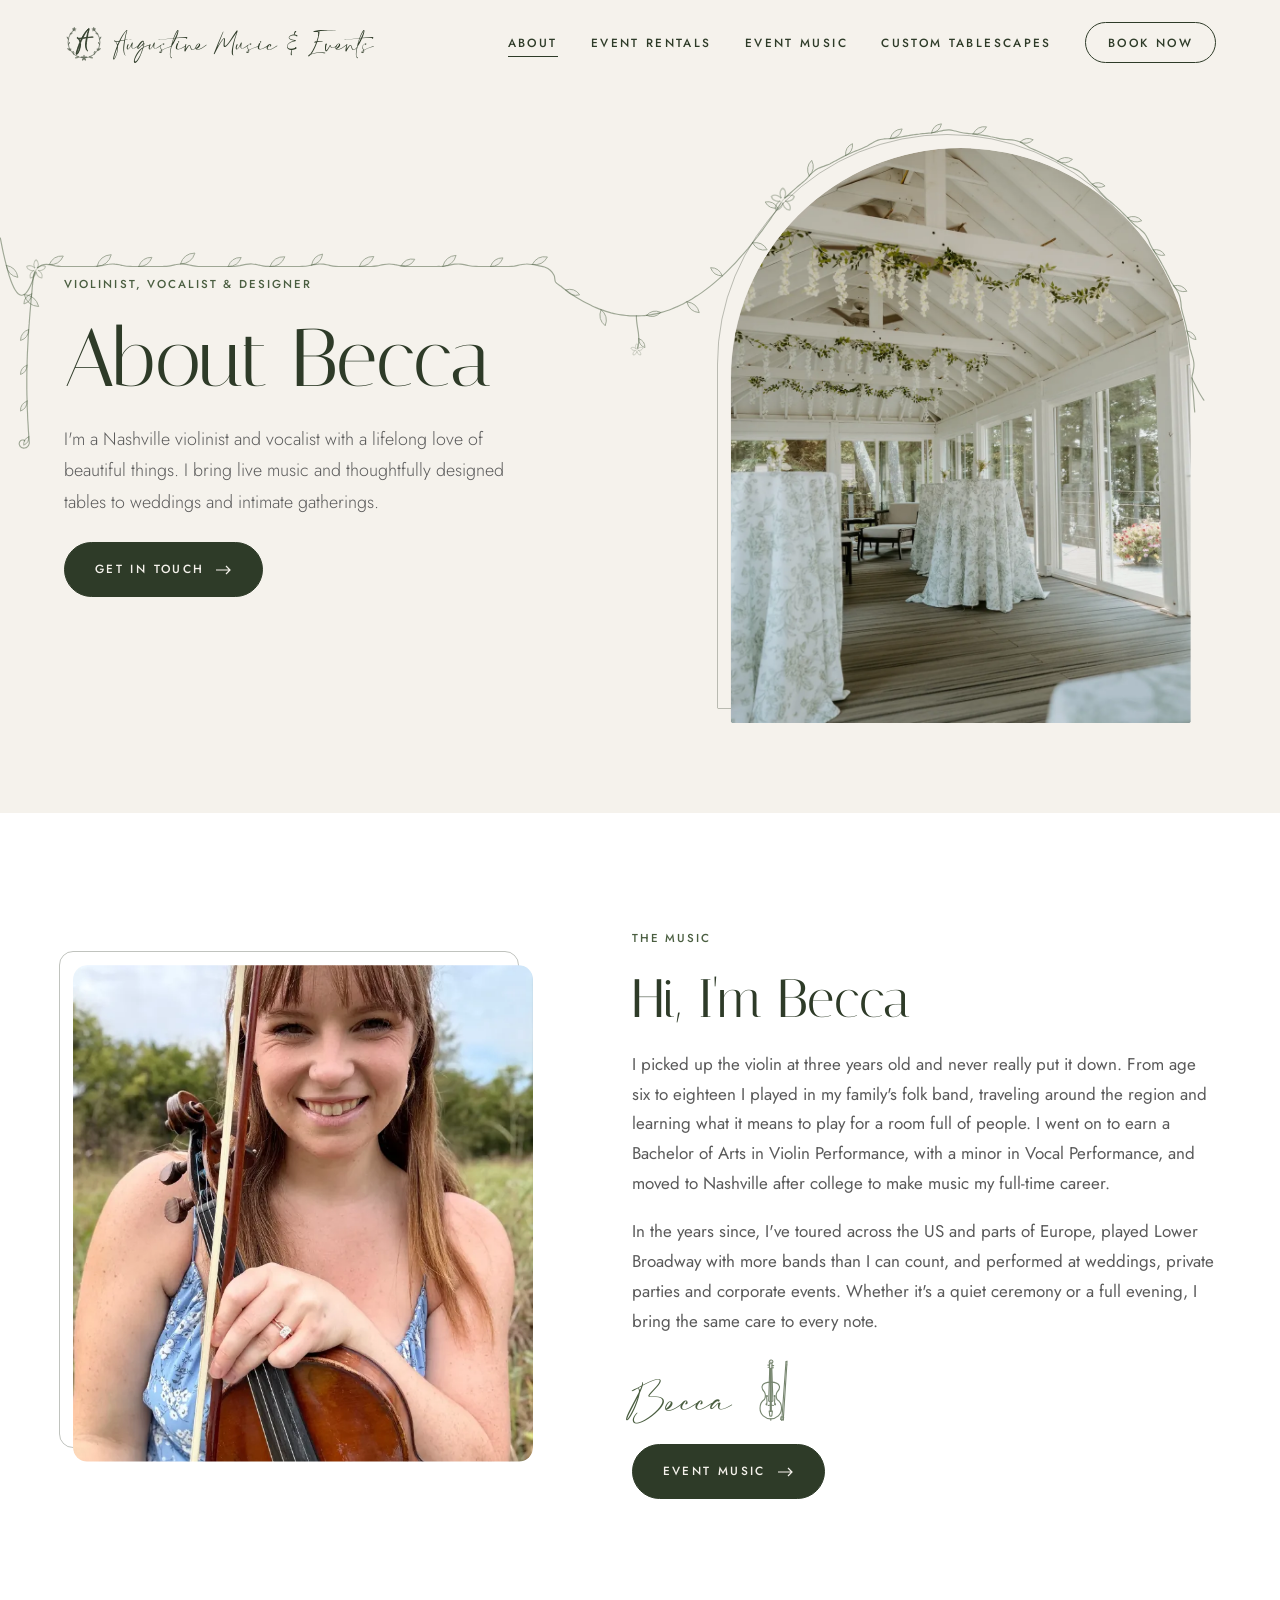
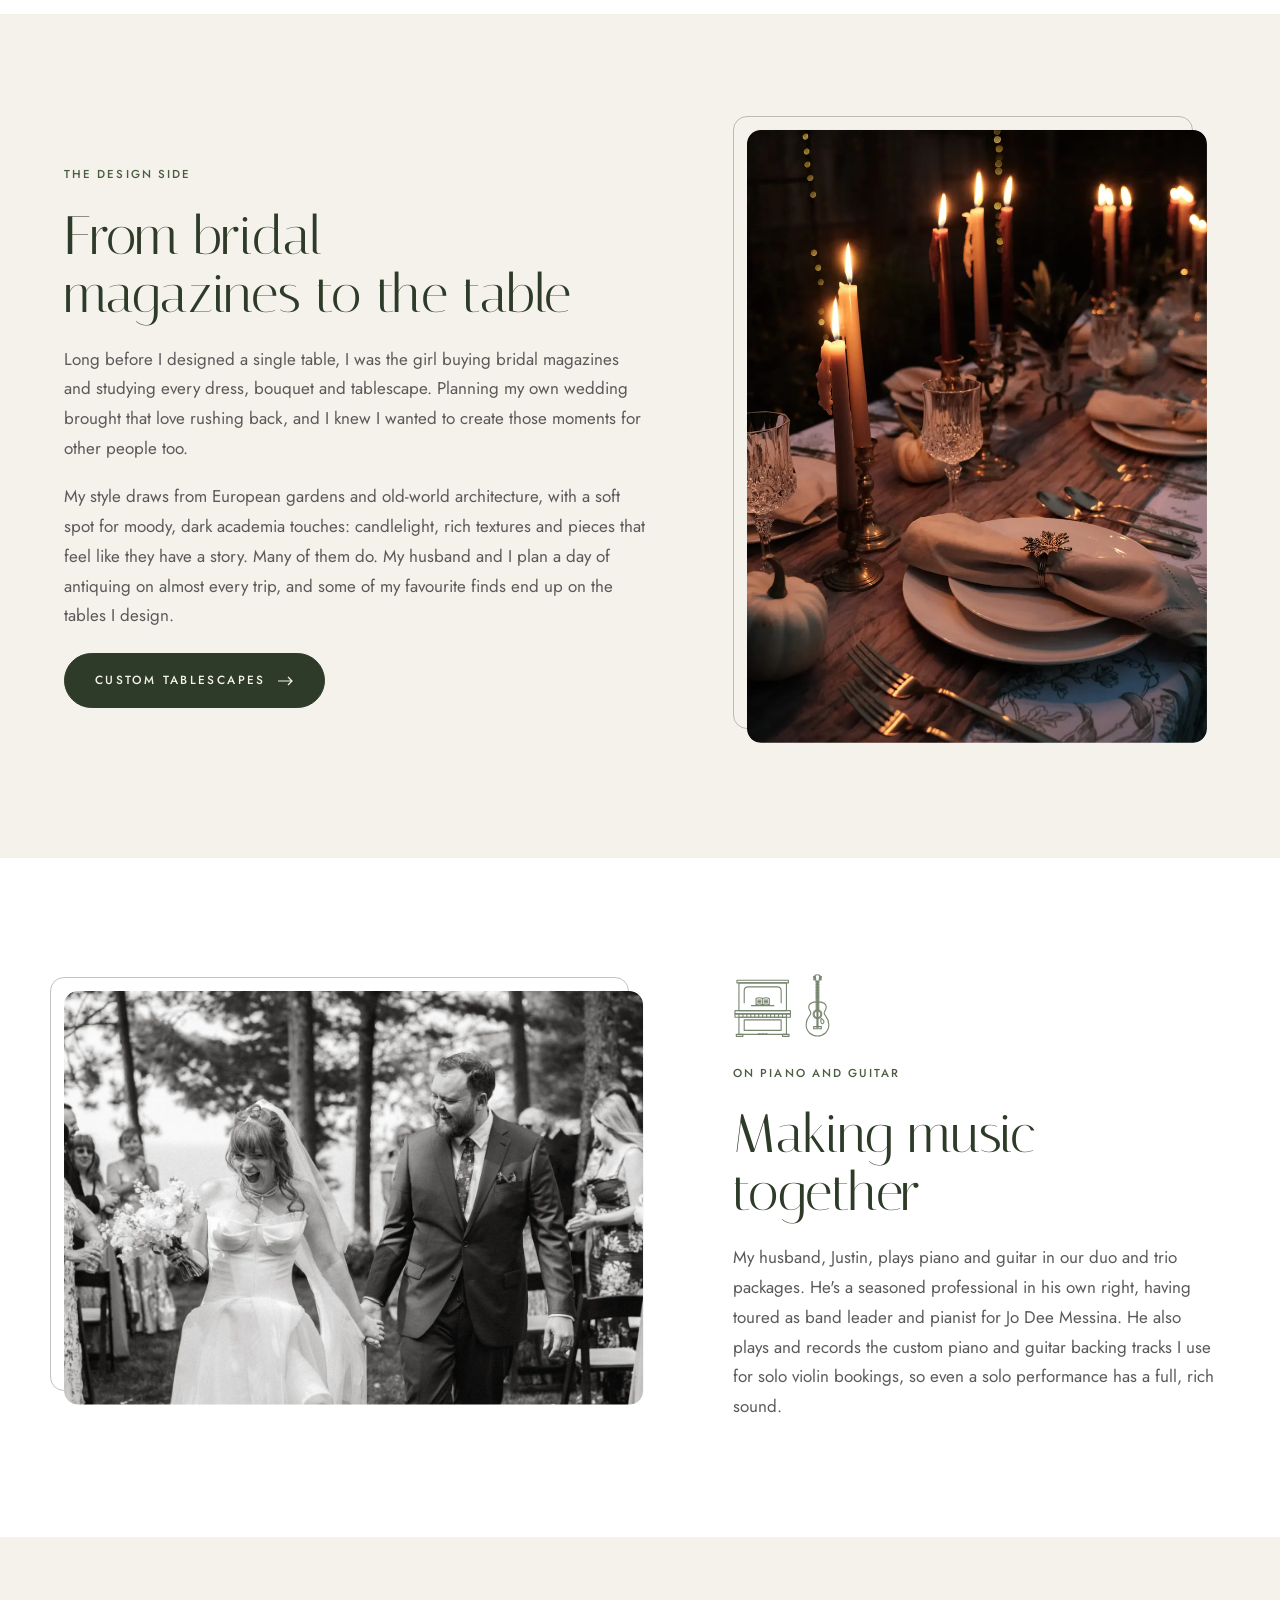
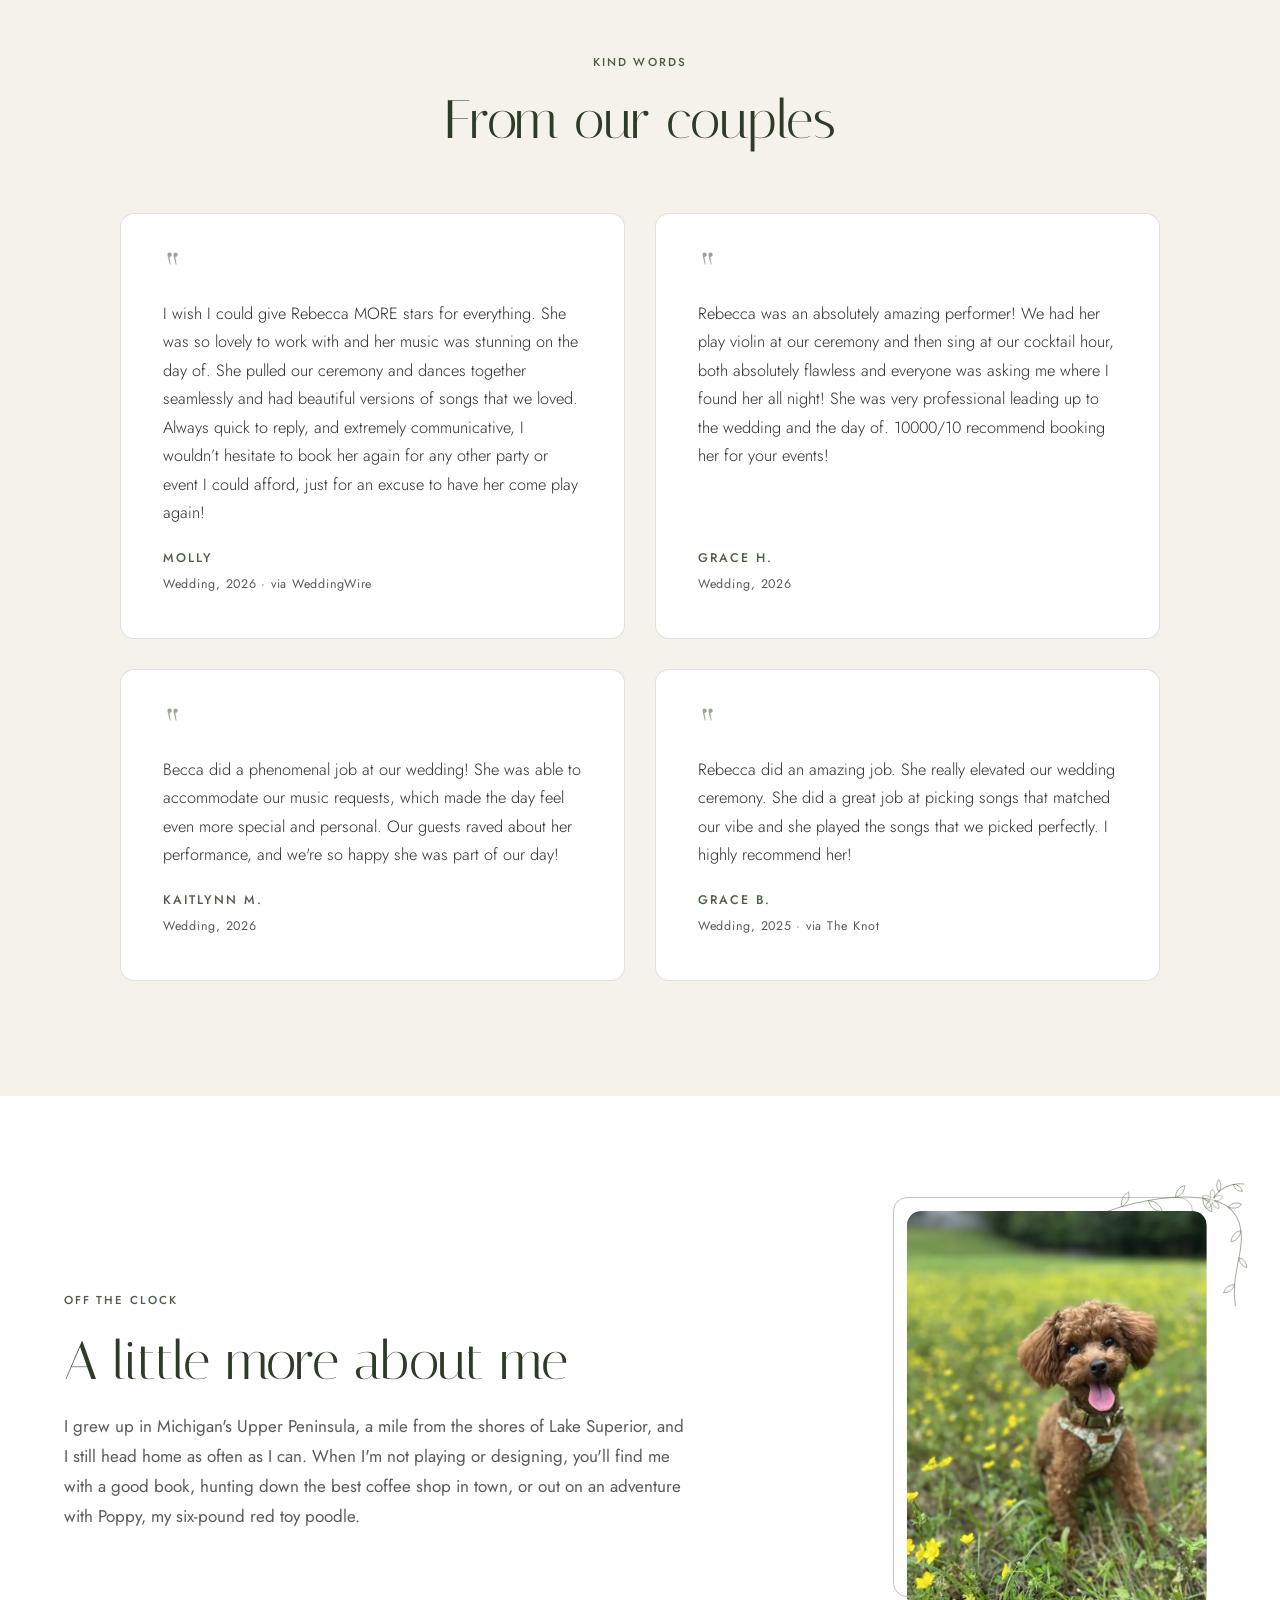
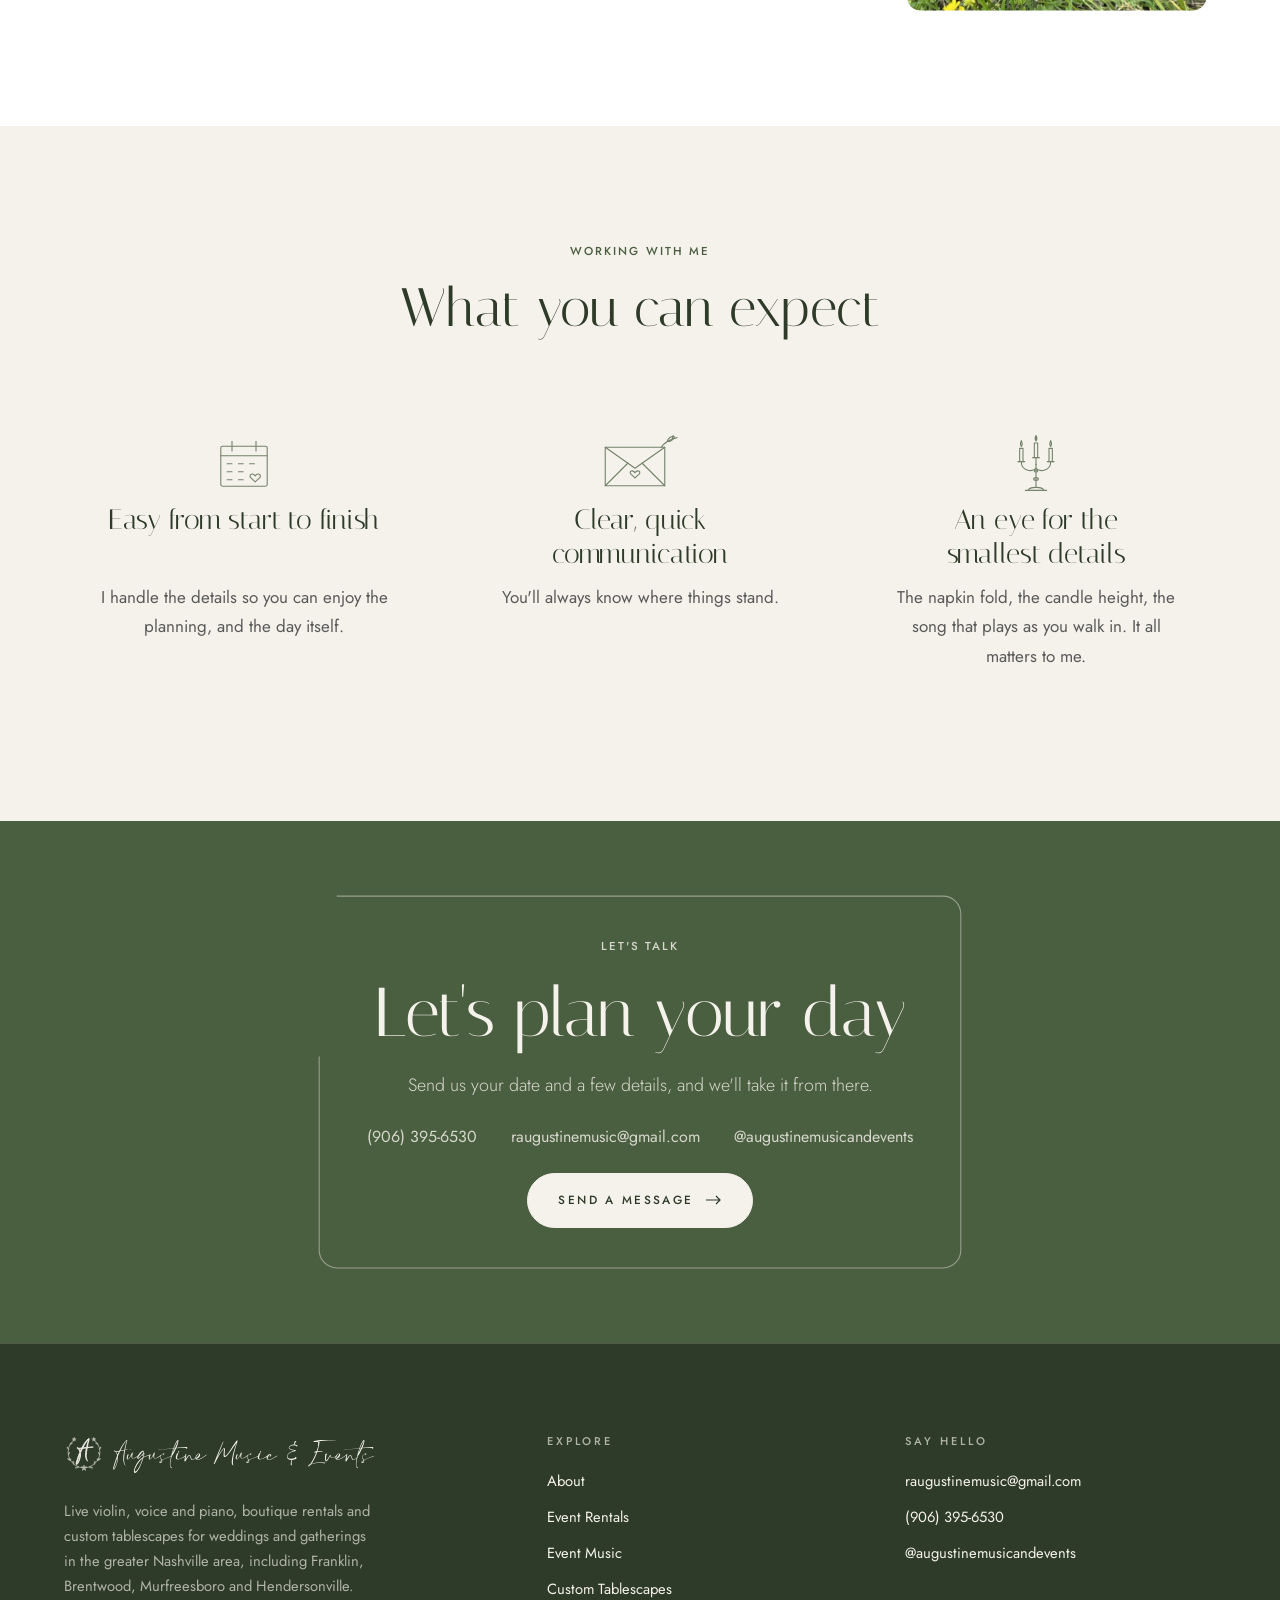
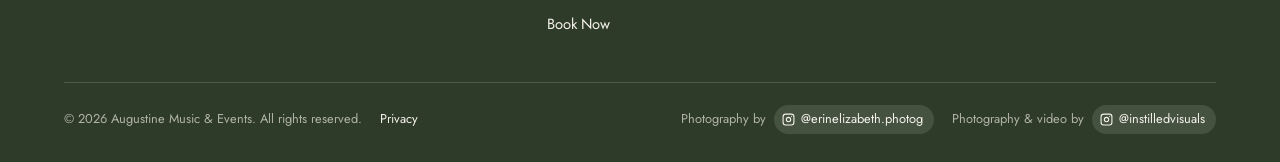
<file: about.html>
<!DOCTYPE html>
<html lang="en">
<head>
  <meta charset="UTF-8" />
  <meta name="viewport" content="width=device-width, initial-scale=1.0" />
  <title>About Becca, Nashville Violinist | Augustine Music &amp; Events</title>
  <meta name="description" content="Meet Becca Augustine, a Nashville violinist, vocalist and tablescape designer bringing live music and elegant, garden-inspired tables to weddings and intimate gatherings." />
  <link rel="canonical" href="https://augustineevents.com/about" />
  <link rel="icon" href="favicon.svg" type="image/svg+xml" />
  <meta property="og:type" content="website" />
  <meta property="og:site_name" content="Augustine Music &amp; Events" />
  <meta property="og:title" content="About Becca, Nashville Violinist | Augustine Music & Events" />
  <meta property="og:description" content="Meet Becca Augustine, a Nashville violinist, vocalist and tablescape designer bringing live music and elegant, garden-inspired tables to weddings and intimate gatherings." />
  <meta property="og:url" content="https://augustineevents.com/about" />
  <meta property="og:image" content="https://augustineevents.com/og-image.jpg" />
  <meta property="og:image:width" content="1200" />
  <meta property="og:image:height" content="630" />
  <meta property="og:image:alt" content="A candlelit wedding reception table set with glassware, greenery and white florals." />
  <meta name="twitter:card" content="summary_large_image" />
  <meta name="twitter:title" content="About Becca, Nashville Violinist | Augustine Music & Events" />
  <meta name="twitter:description" content="Meet Becca Augustine, a Nashville violinist, vocalist and tablescape designer bringing live music and elegant, garden-inspired tables to weddings and intimate gatherings." />
  <meta name="twitter:image" content="https://augustineevents.com/og-image.jpg" />
  <link rel="preconnect" href="https://fonts.googleapis.com" />
  <link rel="preconnect" href="https://fonts.gstatic.com" crossorigin />
  <link href="https://fonts.googleapis.com/css2?family=Italiana&family=Jost:wght@300;400;500&display=swap" rel="stylesheet" />
  <link rel="stylesheet" href="css/site.css" />
  <script>
    // Reveal animations hide content until it scrolls into view. Only do that
    // once js/site.js is running; if it never starts, show everything.
    document.documentElement.classList.add('reveal-ready');
    setTimeout(function () { if (!window.__siteReady) document.documentElement.classList.remove('reveal-ready'); }, 2500);
  </script>
  <script src="js/site.js" defer></script>
  <style>
    .about-grid { display: grid; grid-template-columns: minmax(0, 0.9fr) minmax(0, 1.1fr); gap: clamp(40px, 7vw, 110px); align-items: center; }
    .about-grid--flip { grid-template-columns: minmax(0, 1.1fr) minmax(0, 0.9fr); }
    /* A landscape photo needs more of the row than a portrait. */
    .about-grid--wide { grid-template-columns: minmax(0, 1.2fr) minmax(0, 1fr); }
    .about-grid--wide .arch { width: min(620px, 100%); }
    /* Poppy: a short paragraph, so a smaller photo keeps the section in proportion. */
    .about-grid--small { grid-template-columns: minmax(0, 1.4fr) minmax(0, 0.6fr); }
    .about-grid--small .arch { width: min(300px, 100%); }
    /* A sprig of the hero vine draped over the top-right corner of Poppy's photo. */
    .poppy-vine { position: absolute; top: -34px; right: -46px; width: 150px; height: auto; z-index: 2; pointer-events: none; color: var(--green); overflow: visible; }
    .poppy-vine .stem { fill: none; stroke: currentColor; stroke-width: 1.15; stroke-linecap: round; stroke-linejoin: round; opacity: 0.5; stroke-dasharray: 1; stroke-dashoffset: 1; transition: stroke-dashoffset 1.8s var(--ease-out) 0.4s; }
    .poppy-vine .leaf { fill: currentColor; fill-opacity: 0.06; stroke: currentColor; stroke-width: 1; vector-effect: non-scaling-stroke; opacity: 0; transition: opacity 0.8s var(--ease) 1.2s; }
    .poppy-vine .bloom { fill: currentColor; stroke: none; opacity: 0; transition: opacity 0.6s var(--ease) 1.6s; }
    /* As in the page-top vines, the petals are outlined, not filled. */
    .poppy-vine .bloom path { fill: none; stroke: currentColor; stroke-width: 1.15; stroke-linejoin: round; opacity: 0.5; }
    .poppy-vine .bloom .bloom-core { fill: var(--white); }
    .reveal-clip.visible .poppy-vine .stem, .no-js .poppy-vine .stem { stroke-dashoffset: 0; }
    .reveal-clip.visible .poppy-vine .leaf { opacity: 0.48; }
    .reveal-clip.visible .poppy-vine .bloom { opacity: 0.62; }
    @media (prefers-reduced-motion: reduce) { .poppy-vine .stem { stroke-dashoffset: 0; } .poppy-vine .leaf { opacity: 0.48; } .poppy-vine .bloom { opacity: 0.62; } }
    @media (max-width: 900px) { .poppy-vine { width: 120px; top: -26px; right: -30px; } }
    .about-copy { display: grid; gap: 22px; justify-items: start; }
    .signature { font-size: 2.6rem; color: var(--green); line-height: 1; }
    .about-center { display: grid; gap: 18px; justify-items: center; text-align: center; }
    .about-center .prose p { margin-inline: auto; }
    .about-art { display: flex; gap: 10px; height: 64px; color: var(--green); margin-bottom: 4px; }
    .about-art .line-art { height: 100%; width: auto; }
    .review-grid { display: grid; grid-template-columns: repeat(2, minmax(0, 1fr)); gap: clamp(18px, 2.4vw, 30px); max-width: 1040px; margin-inline: auto; }
    .review { margin: 0; padding: clamp(26px, 3.4vw, 42px); background: var(--white); border: 1px solid var(--line); border-radius: var(--radius-lg); display: grid; gap: 20px; align-content: space-between; }
    .review blockquote { margin: 0; font-family: var(--sans); font-weight: 300; font-size: clamp(1.02rem, 1.25vw, 1.12rem); line-height: 1.75; color: var(--text); }
    .review blockquote::before { content: "\201C"; display: block; font-family: var(--serif); font-size: 3.4rem; line-height: 0.7; color: var(--green); opacity: 0.55; margin-bottom: 6px; }
    .review figcaption { font-size: 0.78rem; letter-spacing: 0.16em; text-transform: uppercase; font-weight: 500; color: var(--green); }
    .review figcaption span { display: block; margin-top: 4px; letter-spacing: 0.06em; text-transform: none; font-weight: 400; color: var(--muted); }
    .expect-grid { display: grid; grid-template-columns: repeat(3, minmax(0, 1fr)); gap: clamp(18px, 3vw, 36px); }
    /* Icon, heading and text each share a row across the three cards (subgrid), so a
       heading that wraps to two lines never pushes its neighbours out of line. */
    .expect-grid { grid-template-rows: auto auto 1fr; row-gap: 12px; }
    .expect { display: grid; grid-row: span 3; grid-template-rows: subgrid; row-gap: 12px; align-content: start; justify-items: center; text-align: center; padding: clamp(22px, 3vw, 34px); }
    .expect-art { align-self: end; }
    .expect h3 { align-self: start; }
    .expect p { color: var(--muted); max-width: 30ch; }
    .expect-art { height: 56px; color: var(--green); }
    .expect-art .line-art { height: 100%; width: auto; }
    @media (max-width: 900px) {
      .about-grid, .about-grid--flip, .about-grid--wide { grid-template-columns: 1fr; }
      .about-grid .arch { width: min(360px, 80vw); }
      .about-grid--wide .arch { width: min(560px, 92vw); }
      .about-grid--flip .arch { order: -1; }
      .review-grid, .expect-grid { grid-template-columns: 1fr; }
      .expect-grid { grid-template-rows: none; }
      .expect { grid-row: auto; grid-template-rows: none; }
    }
  </style>
  <!-- Business details for search engines (schema.org). Same block on every page; keep in step with the footer. -->
  <script type="application/ld+json">
  {
   "@context": "https://schema.org",
   "@type": "LocalBusiness",
   "@id": "https://augustineevents.com/#business",
   "name": "Augustine Music & Events",
   "url": "https://augustineevents.com/",
   "image": "https://augustineevents.com/og-image.jpg",
   "logo": "https://augustineevents.com/favicon.svg",
   "description": "Live wedding and event music with Becca Augustine, a boutique event rental collection and full-service custom tablescapes near Nashville, Tennessee.",
   "telephone": "+1-906-395-6530",
   "email": "raugustinemusic@gmail.com",
   "priceRange": "$$",
   "address": {
    "@type": "PostalAddress",
    "addressLocality": "Nashville",
    "addressRegion": "TN",
    "addressCountry": "US"
   },
   "areaServed": [
    {
     "@type": "City",
     "name": "Nashville, TN"
    },
    {
     "@type": "City",
     "name": "Franklin, TN"
    },
    {
     "@type": "City",
     "name": "Brentwood, TN"
    },
    {
     "@type": "City",
     "name": "Murfreesboro, TN"
    },
    {
     "@type": "City",
     "name": "Hendersonville, TN"
    }
   ],
   "founder": {
    "@type": "Person",
    "name": "Becca Augustine"
   },
   "sameAs": [
    "https://www.instagram.com/augustinemusicandevents",
    "https://www.facebook.com/1188343811028449",
    "https://www.weddingwire.com/biz/rebecca-augustine/39ca9b00a243d09a.html",
    "https://www.theknot.com/marketplace/rebecca-augustine-nashville-tn-2091142"
   ],
   "makesOffer": [
    {
     "@type": "Offer",
     "url": "https://augustineevents.com/event-music",
     "priceSpecification": {
      "@type": "PriceSpecification",
      "minPrice": 550,
      "priceCurrency": "USD"
     },
     "itemOffered": {
      "@type": "Service",
      "name": "Live wedding and event music",
      "serviceType": "Wedding violinist",
      "description": "Violin and voice with Becca, piano or guitar with Justin, in solo, duo and trio packages for ceremonies, cocktail hours and receptions."
     }
    },
    {
     "@type": "Offer",
     "url": "https://augustineevents.com/custom-tablescapes",
     "priceSpecification": {
      "@type": "PriceSpecification",
      "minPrice": 500,
      "priceCurrency": "USD"
     },
     "itemOffered": {
      "@type": "Service",
      "name": "Custom tablescapes",
      "serviceType": "Tablescape design",
      "description": "Full-service custom tablescapes for 2 to 25 guests: design, sourcing, setup and teardown."
     }
    },
    {
     "@type": "Offer",
     "url": "https://augustineevents.com/event-rentals",
     "itemOffered": {
      "@type": "Service",
      "name": "Event rentals",
      "serviceType": "Party equipment rental",
      "description": "Brass candlesticks and candelabras, tableware, toile linens, chandeliers, florals and lawn games."
     }
    }
   ]
  }
  </script>
  <!-- Meta Pixel: identical on every page, just before </head>. The ID is on two
       lines here (PIXEL_ID and the noscript image). See CLAUDE.md "Meta Pixel". -->
  <script>
    (function () {
      var PIXEL_ID = '3496689010498212';
      // Every Pixel event on the site goes through metaTrack, so a blocked or
      // missing Pixel is a silent no-op. Never pass it names, emails, phone
      // numbers or any form field values.
      window.metaTrack = function (event, params) {
        try { if (typeof window.fbq === 'function') window.fbq('track', event, params || {}); } catch (e) {}
      };
      if (!/^\d+$/.test(PIXEL_ID)) return; // not configured yet: load nothing
      !function(f,b,e,v,n,t,s){if(f.fbq)return;n=f.fbq=function(){n.callMethod?
      n.callMethod.apply(n,arguments):n.queue.push(arguments)};if(!f._fbq)f._fbq=n;
      n.push=n;n.loaded=!0;n.version='2.0';n.queue=[];t=b.createElement(e);t.async=!0;
      t.src=v;s=b.getElementsByTagName(e)[0];s.parentNode.insertBefore(t,s)}(window,
      document,'script','https://connect.facebook.net/en_US/fbevents.js');
      // Only the events we send: no automatic button-click or page-metadata collection.
      fbq('set', 'autoConfig', false, PIXEL_ID);
      fbq('init', PIXEL_ID);
      fbq('track', 'PageView');
      // Pages that are a catalog say so on <html data-meta-category="...">.
      var category = document.documentElement.getAttribute('data-meta-category');
      if (category) fbq('track', 'ViewContent', { content_category: category });
    })();
  </script>
  <noscript><img height="1" width="1" style="display:none" alt="" src="https://www.facebook.com/tr?id=3496689010498212&amp;ev=PageView&amp;noscript=1" /></noscript>
  <!-- End Meta Pixel -->
</head>
<body>
  <a class="skip-link" href="#main">Skip to content</a>

  <header class="site-header">
    <a href="index.html" class="brand" aria-label="Augustine Music and Events, home">
      <svg class="brand-mark" viewBox="0 0 64 64" aria-hidden="true" focusable="false"><g class="mark-wreath" opacity="0.72"><g fill="none" stroke="currentColor" stroke-width="1.2" stroke-linecap="round" stroke-linejoin="round"><path d="M16.3 11.91 A25.5 25.5 0 0 0 32 57.5"/><path d="M47.7 11.91 A25.5 25.5 0 0 1 32 57.5"/><g fill="currentColor" fill-opacity="0.18"><path d="M23.28 55.96 Q20.19 54.92 18.08 57.41 Q21.17 58.45 23.28 55.96"/><path d="M15.61 51.53 Q16.65 48.63 14.33 46.6 Q13.29 49.5 15.61 51.53"/><path d="M9.92 44.75 Q8.41 42.27 5.55 42.76 Q7.06 45.24 9.92 44.75"/><path d="M6.89 36.43 Q9.24 35.06 8.83 32.37 Q6.48 33.74 6.89 36.43"/><path d="M6.89 27.57 Q7.27 25.06 5.08 23.78 Q4.69 26.29 6.89 27.57"/><path d="M9.92 19.25 Q12.24 19.65 13.47 17.63 Q11.14 17.24 9.92 19.25"/><path d="M15.61 12.47 Q17.24 11.03 16.51 8.98 Q14.87 10.42 15.61 12.47"/><path d="M40.72 55.96 Q42.83 58.45 45.92 57.41 Q43.81 54.92 40.72 55.96"/><path d="M48.39 51.53 Q50.71 49.5 49.67 46.6 Q47.35 48.63 48.39 51.53"/><path d="M54.08 44.75 Q56.94 45.24 58.45 42.76 Q55.59 42.27 54.08 44.75"/><path d="M57.11 36.43 Q57.52 33.74 55.17 32.37 Q54.76 35.06 57.11 36.43"/><path d="M57.11 27.57 Q59.31 26.29 58.92 23.78 Q56.73 25.06 57.11 27.57"/><path d="M54.08 19.25 Q52.86 17.24 50.53 17.63 Q51.76 19.65 54.08 19.25"/><path d="M48.39 12.47 Q49.13 10.42 47.49 8.98 Q46.76 11.03 48.39 12.47"/></g></g><g fill="currentColor" stroke="none"><g transform="translate(32 57.5) scale(0.62)"><path transform="rotate(0)" d="M0 0 C -2.6 -2.4 -2.6 -6.8 0 -8.4 C 2.6 -6.8 2.6 -2.4 0 0 Z"/><path transform="rotate(72)" d="M0 0 C -2.6 -2.4 -2.6 -6.8 0 -8.4 C 2.6 -6.8 2.6 -2.4 0 0 Z"/><path transform="rotate(144)" d="M0 0 C -2.6 -2.4 -2.6 -6.8 0 -8.4 C 2.6 -6.8 2.6 -2.4 0 0 Z"/><path transform="rotate(216)" d="M0 0 C -2.6 -2.4 -2.6 -6.8 0 -8.4 C 2.6 -6.8 2.6 -2.4 0 0 Z"/><path transform="rotate(288)" d="M0 0 C -2.6 -2.4 -2.6 -6.8 0 -8.4 C 2.6 -6.8 2.6 -2.4 0 0 Z"/><circle r="1.5"/></g><g transform="translate(16.3 11.91) scale(0.434)"><path transform="rotate(0)" d="M0 0 C -2.6 -2.4 -2.6 -6.8 0 -8.4 C 2.6 -6.8 2.6 -2.4 0 0 Z"/><path transform="rotate(72)" d="M0 0 C -2.6 -2.4 -2.6 -6.8 0 -8.4 C 2.6 -6.8 2.6 -2.4 0 0 Z"/><path transform="rotate(144)" d="M0 0 C -2.6 -2.4 -2.6 -6.8 0 -8.4 C 2.6 -6.8 2.6 -2.4 0 0 Z"/><path transform="rotate(216)" d="M0 0 C -2.6 -2.4 -2.6 -6.8 0 -8.4 C 2.6 -6.8 2.6 -2.4 0 0 Z"/><path transform="rotate(288)" d="M0 0 C -2.6 -2.4 -2.6 -6.8 0 -8.4 C 2.6 -6.8 2.6 -2.4 0 0 Z"/><circle r="1.5"/></g><g transform="translate(47.7 11.91) scale(0.434)"><path transform="rotate(0)" d="M0 0 C -2.6 -2.4 -2.6 -6.8 0 -8.4 C 2.6 -6.8 2.6 -2.4 0 0 Z"/><path transform="rotate(72)" d="M0 0 C -2.6 -2.4 -2.6 -6.8 0 -8.4 C 2.6 -6.8 2.6 -2.4 0 0 Z"/><path transform="rotate(144)" d="M0 0 C -2.6 -2.4 -2.6 -6.8 0 -8.4 C 2.6 -6.8 2.6 -2.4 0 0 Z"/><path transform="rotate(216)" d="M0 0 C -2.6 -2.4 -2.6 -6.8 0 -8.4 C 2.6 -6.8 2.6 -2.4 0 0 Z"/><path transform="rotate(288)" d="M0 0 C -2.6 -2.4 -2.6 -6.8 0 -8.4 C 2.6 -6.8 2.6 -2.4 0 0 Z"/><circle r="1.5"/></g><g transform="translate(9.48 43.97) scale(0.3224)"><path transform="rotate(0)" d="M0 0 C -2.6 -2.4 -2.6 -6.8 0 -8.4 C 2.6 -6.8 2.6 -2.4 0 0 Z"/><path transform="rotate(72)" d="M0 0 C -2.6 -2.4 -2.6 -6.8 0 -8.4 C 2.6 -6.8 2.6 -2.4 0 0 Z"/><path transform="rotate(144)" d="M0 0 C -2.6 -2.4 -2.6 -6.8 0 -8.4 C 2.6 -6.8 2.6 -2.4 0 0 Z"/><path transform="rotate(216)" d="M0 0 C -2.6 -2.4 -2.6 -6.8 0 -8.4 C 2.6 -6.8 2.6 -2.4 0 0 Z"/><path transform="rotate(288)" d="M0 0 C -2.6 -2.4 -2.6 -6.8 0 -8.4 C 2.6 -6.8 2.6 -2.4 0 0 Z"/><circle r="1.5"/></g><g transform="translate(54.52 43.97) scale(0.3224)"><path transform="rotate(0)" d="M0 0 C -2.6 -2.4 -2.6 -6.8 0 -8.4 C 2.6 -6.8 2.6 -2.4 0 0 Z"/><path transform="rotate(72)" d="M0 0 C -2.6 -2.4 -2.6 -6.8 0 -8.4 C 2.6 -6.8 2.6 -2.4 0 0 Z"/><path transform="rotate(144)" d="M0 0 C -2.6 -2.4 -2.6 -6.8 0 -8.4 C 2.6 -6.8 2.6 -2.4 0 0 Z"/><path transform="rotate(216)" d="M0 0 C -2.6 -2.4 -2.6 -6.8 0 -8.4 C 2.6 -6.8 2.6 -2.4 0 0 Z"/><path transform="rotate(288)" d="M0 0 C -2.6 -2.4 -2.6 -6.8 0 -8.4 C 2.6 -6.8 2.6 -2.4 0 0 Z"/><circle r="1.5"/></g></g></g><g transform="translate(23.67 42.27) scale(0.04 -0.04)"><path d="M561 459Q567 459 569.5 458.0Q572 457 578 453Q574 452 571.5 451.0Q569 450 567 450Q555 449 542.5 448.5Q530 448 517 447Q500 445 482.5 443.0Q465 441 448 439Q430 437 412.5 435.0Q395 433 377 431Q368 430 358.5 429.0Q349 428 339 426Q333 393 327.0 360.5Q321 328 316 294Q305 232 301 170Q297 122 299.5 75.0Q302 28 315 -19Q319 -30 323.0 -40.0Q327 -50 331 -61Q340 -81 358 -90Q360 -91 360.0 -91.5Q360 -92 362 -93Q358 -99 349 -97Q342 -94 335 -89Q322 -79 313 -64Q303 -48 297.0 -31.0Q291 -14 286 4Q275 46 271.0 89.0Q267 132 269 175Q271 213 276.0 251.0Q281 289 287 327Q292 350 296.5 374.0Q301 398 306 421Q301 421 298 420Q281 418 262.5 415.0Q244 412 226 409Q207 407 188.5 403.5Q170 400 151 398Q130 356 110.5 314.0Q91 272 72 229Q70 225 69.0 222.0Q68 219 69 214Q73 176 70.5 138.5Q68 101 60 63Q49 -2 27.5 -62.0Q6 -122 -26 -179Q-32 -190 -39.5 -201.5Q-47 -213 -55 -224Q-63 -237 -77 -239H-91Q-104 -236 -105 -224Q-105 -215 -105.0 -206.0Q-105 -197 -103 -189Q-96 -145 -83.0 -102.5Q-70 -60 -56 -18Q-15 113 40 244Q43 252 41 262Q33 296 17.5 327.0Q2 358 -18 386Q-23 386 -26.5 386.5Q-30 387 -35 388Q-43 390 -48 392Q-62 399 -65.0 411.0Q-68 423 -59 435Q-53 442 -41 440Q-38 440 -35 437L-34 436Q-34 435 -33 435H-34Q-32 431 -32 428V424V423Q-32 422 -31 421Q-30 419 -27 416Q-25 414 -23.5 411.5Q-22 409 -20 407H-14Q-4 407 6.5 406.5Q17 406 27 407Q50 409 73.0 411.5Q96 414 119 416Q171 518 234.5 613.5Q298 709 382 787Q387 791 391.5 794.0Q396 797 403 797Q418 797 417 781Q416 776 415.0 770.0Q414 764 412 758Q366 603 343 442Q353 443 363.0 444.0Q373 445 383 447Q401 448 419.0 449.5Q437 451 454 453Q460 454 466.5 454.5Q473 455 479 455L530 458Q538 458 545.5 458.5Q553 459 561 459ZM48 125Q50 137 50.0 149.0Q50 161 51 173H48Q48 171 46 167Q21 105 -1.5 43.5Q-24 -18 -44 -81Q-52 -108 -59.5 -135.5Q-67 -163 -72 -191Q-74 -196 -74.0 -201.5Q-74 -207 -75 -212Q-71 -212 -71 -210Q-66 -204 -61.5 -198.0Q-57 -192 -53 -186Q-31 -152 -15.0 -116.5Q1 -81 14 -44Q40 37 48 125ZM61 295Q72 320 83.5 344.5Q95 369 107 392Q98 390 89.0 390.0Q80 390 71 388Q54 385 36.5 384.5Q19 384 1 384Q11 372 20 356Q30 341 37.5 325.5Q45 310 52 293Q53 291 53.5 289.0Q54 287 56 282Q59 291 61 295ZM309 438Q319 482 328.0 522.0Q337 562 346.5 601.0Q356 640 366.5 680.0Q377 720 391 764Q394 770 394 776Q394 777 393 778L384 769Q316 694 264.5 607.5Q213 521 162 421Q174 423 186.5 424.0Q199 425 211 427Q234 429 257.0 432.5Q280 436 303 438Z" fill="currentColor" stroke="currentColor" stroke-width="33.67" stroke-linejoin="round"/></g></svg>
      <span class="brand-name">Augustine Music &amp; Events</span>
    </a>
    <nav class="site-nav" aria-label="Main">
      <ul class="nav-links" id="navLinks">
        <li><a href="about.html" aria-current="page">About</a></li>
        <li><a href="event-rentals.html">Event Rentals</a></li>
        <li><a href="event-music.html">Event Music</a></li>
        <li><a href="custom-tablescapes.html">Custom Tablescapes</a></li>
        <li><a href="contact.html" class="nav-cta">Book Now</a></li>
      </ul>
    </nav>
    <button class="nav-toggle" id="navToggle" type="button" aria-label="Open menu" aria-expanded="false" aria-controls="navLinks"><span></span><span></span></button>
  </header>

  <main id="main">
    <section class="page-hero">
      <div class="wrap">
        <div class="page-hero-text">
          <p class="eyebrow rise" style="--d:0">Violinist, Vocalist &amp; Designer</p>
          <h1 class="display rise" style="--d:1">About Becca</h1>
          <div class="rise" style="--d:2"><p class="lede">I'm a Nashville violinist and vocalist with a lifelong love of beautiful things. I bring live music and thoughtfully designed tables to weddings and intimate gatherings.</p></div>
          <div class="btn-row rise" style="--d:3"><a href="contact.html" class="btn">Get in Touch <svg class="arrow" viewBox="0 0 16 10" aria-hidden="true" focusable="false"><path d="M0 5h14M10 1l4 4-4 4" fill="none" stroke="currentColor" stroke-width="1.2"/></svg></a></div>
        </div>
        <figure class="arch reveal-clip">
          <img src="img/toile-venue.webp" alt="A light-filled sunroom set for a reception, with sage toile tablecloths and greenery garlands" fetchpriority="high" />
        </figure>
      </div>
    </section>

    <section class="section bg-white">
      <div class="wrap about-grid">
        <figure class="arch is-framed reveal-clip">
          <img src="img/becca-portrait.webp" alt="Becca Augustine smiling and holding her violin outdoors" loading="lazy" width="699" height="754" style="--ratio: 699 / 754;" />
        </figure>
        <div class="about-copy">
          <p class="eyebrow fade-in">The music</p>
          <h2 class="h2 fade-in">Hi, I'm Becca</h2>
          <div class="prose fade-in">
            <p>I picked up the violin at three years old and never really put it down. From age six to eighteen I played in my family's folk band, traveling around the region and learning what it means to play for a room full of people. I went on to earn a Bachelor of Arts in Violin Performance, with a minor in Vocal Performance, and moved to Nashville after college to make music my full-time career.</p>
            <p>In the years since, I've toured across the US and parts of Europe, played Lower Broadway with more bands than I can count, and performed at weddings, private parties and corporate events. Whether it's a quiet ceremony or a full evening, I bring the same care to every note.</p>
          </div>
          <div class="signature-row fade-in" aria-hidden="true"><p class="signature script">Becca</p><span class="signature-art"><svg class="line-art" data-art="violin"></svg></span></div>
          <div class="btn-row fade-in">
            <a href="event-music.html" class="btn">Event Music <svg class="arrow" viewBox="0 0 16 10" aria-hidden="true" focusable="false"><path d="M0 5h14M10 1l4 4-4 4" fill="none" stroke="currentColor" stroke-width="1.2"/></svg></a>
          </div>
        </div>
      </div>
    </section>

    <section class="section bg-cream">
      <div class="wrap about-grid about-grid--flip">
        <div class="about-copy">
          <p class="eyebrow fade-in">The design side</p>
          <h2 class="h2 fade-in">From bridal magazines to the table</h2>
          <div class="prose fade-in">
            <p>Long before I designed a single table, I was the girl buying bridal magazines and studying every dress, bouquet and tablescape. Planning my own wedding brought that love rushing back, and I knew I wanted to create those moments for other people too.</p>
            <p>My style draws from European gardens and old-world architecture, with a soft spot for moody, dark academia touches: candlelight, rich textures and pieces that feel like they have a story. Many of them do. My husband and I plan a day of antiquing on almost every trip, and some of my favourite finds end up on the tables I design.</p>
          </div>
          <div class="btn-row fade-in">
            <a href="custom-tablescapes.html" class="btn">Custom Tablescapes <svg class="arrow" viewBox="0 0 16 10" aria-hidden="true" focusable="false"><path d="M0 5h14M10 1l4 4-4 4" fill="none" stroke="currentColor" stroke-width="1.2"/></svg></a>
          </div>
        </div>
        <figure class="arch is-framed reveal-clip">
          <img src="img/tablescape-slide-13.webp" alt="Looking down a candlelit harvest table Becca designed, with brass candlesticks, crystal goblets and white pumpkins" loading="lazy" width="900" height="1200" style="--ratio: 3 / 4;" />
        </figure>
      </div>
    </section>

    <section class="section bg-white">
      <div class="wrap about-grid about-grid--wide">
        <figure class="arch is-framed reveal-clip">
          <img src="img/becca-justin-wedding.webp" alt="Becca and Justin walking back down the aisle hand in hand on their wedding day, Becca laughing with her bouquet raised, in black and white" loading="lazy" width="1400" height="1000" style="--ratio: 1400 / 1000;" />
        </figure>
        <div class="about-copy">
          <span class="about-art" aria-hidden="true"><svg class="line-art" data-art="piano"></svg><svg class="line-art" data-art="guitar"></svg></span>
          <p class="eyebrow fade-in">On piano and guitar</p>
          <h2 class="h2 fade-in">Making music together</h2>
          <div class="prose fade-in">
            <p>My husband, Justin, plays piano and guitar in our duo and trio packages. He's a seasoned professional in his own right, having toured as band leader and pianist for Jo Dee Messina. He also plays and records the custom piano and guitar backing tracks I use for solo violin bookings, so even a solo performance has a full, rich sound.</p>
          </div>
        </div>
      </div>
    </section>

    <section class="section bg-cream">
      <div class="wrap">
        <div class="section-head center">
          <p class="eyebrow center fade-in">Kind words</p>
          <h2 class="h2 fade-in">From our couples</h2>
        </div>
        <div class="review-grid" data-stagger>
          <figure class="review fade-in">
            <blockquote>I wish I could give Rebecca MORE stars for everything. She was so lovely to work with and her music was stunning on the day of. She pulled our ceremony and dances together seamlessly and had beautiful versions of songs that we loved. Always quick to reply, and extremely communicative, I wouldn&rsquo;t hesitate to book her again for any other party or event I could afford, just for an excuse to have her come play again!</blockquote>
            <figcaption>Molly <span>Wedding, 2026 &middot; via WeddingWire</span></figcaption>
          </figure>
          <figure class="review fade-in">
            <blockquote>Rebecca was an absolutely amazing performer! We had her play violin at our ceremony and then sing at our cocktail hour, both absolutely flawless and everyone was asking me where I found her all night! She was very professional leading up to the wedding and the day of. 10000/10 recommend booking her for your events!</blockquote>
            <figcaption>Grace H. <span>Wedding, 2026</span></figcaption>
          </figure>
          <figure class="review fade-in">
            <blockquote>Becca did a phenomenal job at our wedding! She was able to accommodate our music requests, which made the day feel even more special and personal. Our guests raved about her performance, and we're so happy she was part of our day!</blockquote>
            <figcaption>Kaitlynn M. <span>Wedding, 2026</span></figcaption>
          </figure>
          <figure class="review fade-in">
            <blockquote>Rebecca did an amazing job. She really elevated our wedding ceremony. She did a great job at picking songs that matched our vibe and she played the songs that we picked perfectly. I highly recommend her!</blockquote>
            <figcaption>Grace B. <span>Wedding, 2025 &middot; via The Knot</span></figcaption>
          </figure>
        </div>
      </div>
    </section>

    <section class="section bg-white">
      <div class="wrap about-grid about-grid--flip about-grid--small">
        <div class="about-copy">
          <p class="eyebrow fade-in">Off the clock</p>
          <h2 class="h2 fade-in">A little more about me</h2>
          <div class="prose fade-in">
            <p>I grew up in Michigan's Upper Peninsula, a mile from the shores of Lake Superior, and I still head home as often as I can. When I'm not playing or designing, you'll find me with a good book, hunting down the best coffee shop in town, or out on an adventure with Poppy, my six-pound red toy poodle.</p>
          </div>
        </div>
        <figure class="arch is-framed reveal-clip">
          <img src="img/poppy.webp" alt="Poppy, Becca's red toy poodle, sitting in a field of yellow wildflowers with her tongue out" loading="lazy" width="769" height="1024" style="--ratio: 769 / 1024;" />
        
          <svg class="poppy-vine" viewBox="0 0 170 150" aria-hidden="true" focusable="false">
            <path class="stem" pathLength="1" d="M2 40 C 40 26, 88 18, 124 26 C 150 32, 160 52, 156 80 C 153 102, 146 120, 150 146"/>
            <path class="stem" pathLength="1" d="M124 26 C 132 12, 146 6, 160 8"/>
            <path class="leaf" d="M21.2 33.7 Q31.2 28.1 29.1 16.9 Q19.1 22.5 21.2 33.7"/>
            <path class="leaf" d="M51.3 26.7 Q54.7 38.7 67.2 39.4 Q63.8 27.3 51.3 26.7"/>
            <path class="leaf" d="M82.1 23.1 Q92.3 20.2 92.8 9.6 Q82.6 12.5 82.1 23.1"/>
            <path class="leaf" d="M113.1 24.1 Q112.8 35.7 123.6 39.7 Q124.0 28.1 113.1 24.1"/>
            <path class="leaf" d="M141.9 34.0 Q150.8 38.0 157.4 30.9 Q148.5 26.8 141.9 34.0"/>
            <path class="leaf" d="M156.3 60.6 Q146.0 63.0 145.0 73.6 Q155.3 71.2 156.3 60.6"/>
            <path class="leaf" d="M154.1 91.4 Q154.5 100.3 163.0 102.8 Q162.7 93.9 154.1 91.4"/>
            <path class="leaf" d="M149.1 121.9 Q139.5 122.1 136.6 131.4 Q146.2 131.2 149.1 121.9"/>
            <path class="leaf" d="M131.4 16.6 Q136.2 9.7 131.2 2.9 Q126.4 9.9 131.4 16.6"/>
            <path class="leaf" d="M147.5 8.4 Q149.9 16.3 158.2 16.4 Q155.7 8.5 147.5 8.4"/>
            <g transform="translate(124 26) scale(1.136)"><g class="bloom"><path transform="rotate(0)" d="M0 0 C -3.2 -3 -3.2 -8.5 0 -10.5 C 3.2 -8.5 3.2 -3 0 0 Z"/><path transform="rotate(72)" d="M0 0 C -3.2 -3 -3.2 -8.5 0 -10.5 C 3.2 -8.5 3.2 -3 0 0 Z"/><path transform="rotate(144)" d="M0 0 C -3.2 -3 -3.2 -8.5 0 -10.5 C 3.2 -8.5 3.2 -3 0 0 Z"/><path transform="rotate(216)" d="M0 0 C -3.2 -3 -3.2 -8.5 0 -10.5 C 3.2 -8.5 3.2 -3 0 0 Z"/><path transform="rotate(288)" d="M0 0 C -3.2 -3 -3.2 -8.5 0 -10.5 C 3.2 -8.5 3.2 -3 0 0 Z"/><circle class="bloom-core" r="2.2"/></g></g>
          </svg>
        </figure>
      </div>
    </section>

    <section class="section bg-cream">
      <div class="wrap">
        <div class="section-head center">
          <p class="eyebrow center fade-in">Working with me</p>
          <h2 class="h2 fade-in">What you can expect</h2>
        </div>
        <div class="expect-grid" data-stagger>
          <div class="expect fade-in">
            <span class="expect-art" aria-hidden="true"><svg class="line-art" data-art="calendar"></svg></span>
            <h3 class="h3">Easy from start to finish</h3>
            <p>I handle the details so you can enjoy the planning, and the day itself.</p>
          </div>
          <div class="expect fade-in">
            <span class="expect-art" aria-hidden="true"><svg class="line-art" data-art="envelope"></svg></span>
            <h3 class="h3">Clear, quick communication</h3>
            <p>You'll always know where things stand.</p>
          </div>
          <div class="expect fade-in">
            <span class="expect-art" aria-hidden="true"><svg class="line-art" data-art="candelabra"></svg></span>
            <h3 class="h3">An eye for the smallest details</h3>
            <p>The napkin fold, the candle height, the song that plays as you walk in. It all matters to me.</p>
          </div>
        </div>
      </div>
    </section>

    <section class="section bg-green closing" data-vines>
      <div class="botanical-watermark" data-botanical style="right: -60px; bottom: -80px;"></div>
      <div class="botanical-watermark" data-botanical style="left: -90px; top: -120px; transform: scaleX(-1) rotate(180deg);"></div>
      <div class="wrap-narrow">
        <p class="eyebrow center fade-in">Let's talk</p>
        <h2 class="display fade-in">Let's plan your day</h2>
        <p class="lede fade-in">Send us your date and a few details, and we'll take it from there.</p>
        <div class="contact-row fade-in">
          <a href="tel:9063956530">(906) 395-6530</a>
          <a href="mailto:raugustinemusic@gmail.com">raugustinemusic@gmail.com</a>
          <a href="https://instagram.com/augustinemusicandevents" target="_blank" rel="noopener">@augustinemusicandevents</a>
        </div>
        <div class="btn-row fade-in">
          <a href="contact.html" class="btn btn-solid-light">Send a Message <svg class="arrow" viewBox="0 0 16 10" aria-hidden="true" focusable="false"><path d="M0 5h14M10 1l4 4-4 4" fill="none" stroke="currentColor" stroke-width="1.2"/></svg></a>
        </div>
      </div>
    </section>

  </main>

  <footer class="site-footer">
    <div class="wrap footer-top">
      <div class="footer-brand">
        <a href="index.html" class="brand" aria-label="Augustine Music and Events, home">
          <svg class="brand-mark" viewBox="0 0 64 64" aria-hidden="true" focusable="false"><g class="mark-wreath" opacity="0.72"><g fill="none" stroke="currentColor" stroke-width="1.2" stroke-linecap="round" stroke-linejoin="round"><path d="M16.3 11.91 A25.5 25.5 0 0 0 32 57.5"/><path d="M47.7 11.91 A25.5 25.5 0 0 1 32 57.5"/><g fill="currentColor" fill-opacity="0.18"><path d="M23.28 55.96 Q20.19 54.92 18.08 57.41 Q21.17 58.45 23.28 55.96"/><path d="M15.61 51.53 Q16.65 48.63 14.33 46.6 Q13.29 49.5 15.61 51.53"/><path d="M9.92 44.75 Q8.41 42.27 5.55 42.76 Q7.06 45.24 9.92 44.75"/><path d="M6.89 36.43 Q9.24 35.06 8.83 32.37 Q6.48 33.74 6.89 36.43"/><path d="M6.89 27.57 Q7.27 25.06 5.08 23.78 Q4.69 26.29 6.89 27.57"/><path d="M9.92 19.25 Q12.24 19.65 13.47 17.63 Q11.14 17.24 9.92 19.25"/><path d="M15.61 12.47 Q17.24 11.03 16.51 8.98 Q14.87 10.42 15.61 12.47"/><path d="M40.72 55.96 Q42.83 58.45 45.92 57.41 Q43.81 54.92 40.72 55.96"/><path d="M48.39 51.53 Q50.71 49.5 49.67 46.6 Q47.35 48.63 48.39 51.53"/><path d="M54.08 44.75 Q56.94 45.24 58.45 42.76 Q55.59 42.27 54.08 44.75"/><path d="M57.11 36.43 Q57.52 33.74 55.17 32.37 Q54.76 35.06 57.11 36.43"/><path d="M57.11 27.57 Q59.31 26.29 58.92 23.78 Q56.73 25.06 57.11 27.57"/><path d="M54.08 19.25 Q52.86 17.24 50.53 17.63 Q51.76 19.65 54.08 19.25"/><path d="M48.39 12.47 Q49.13 10.42 47.49 8.98 Q46.76 11.03 48.39 12.47"/></g></g><g fill="currentColor" stroke="none"><g transform="translate(32 57.5) scale(0.62)"><path transform="rotate(0)" d="M0 0 C -2.6 -2.4 -2.6 -6.8 0 -8.4 C 2.6 -6.8 2.6 -2.4 0 0 Z"/><path transform="rotate(72)" d="M0 0 C -2.6 -2.4 -2.6 -6.8 0 -8.4 C 2.6 -6.8 2.6 -2.4 0 0 Z"/><path transform="rotate(144)" d="M0 0 C -2.6 -2.4 -2.6 -6.8 0 -8.4 C 2.6 -6.8 2.6 -2.4 0 0 Z"/><path transform="rotate(216)" d="M0 0 C -2.6 -2.4 -2.6 -6.8 0 -8.4 C 2.6 -6.8 2.6 -2.4 0 0 Z"/><path transform="rotate(288)" d="M0 0 C -2.6 -2.4 -2.6 -6.8 0 -8.4 C 2.6 -6.8 2.6 -2.4 0 0 Z"/><circle r="1.5"/></g><g transform="translate(16.3 11.91) scale(0.434)"><path transform="rotate(0)" d="M0 0 C -2.6 -2.4 -2.6 -6.8 0 -8.4 C 2.6 -6.8 2.6 -2.4 0 0 Z"/><path transform="rotate(72)" d="M0 0 C -2.6 -2.4 -2.6 -6.8 0 -8.4 C 2.6 -6.8 2.6 -2.4 0 0 Z"/><path transform="rotate(144)" d="M0 0 C -2.6 -2.4 -2.6 -6.8 0 -8.4 C 2.6 -6.8 2.6 -2.4 0 0 Z"/><path transform="rotate(216)" d="M0 0 C -2.6 -2.4 -2.6 -6.8 0 -8.4 C 2.6 -6.8 2.6 -2.4 0 0 Z"/><path transform="rotate(288)" d="M0 0 C -2.6 -2.4 -2.6 -6.8 0 -8.4 C 2.6 -6.8 2.6 -2.4 0 0 Z"/><circle r="1.5"/></g><g transform="translate(47.7 11.91) scale(0.434)"><path transform="rotate(0)" d="M0 0 C -2.6 -2.4 -2.6 -6.8 0 -8.4 C 2.6 -6.8 2.6 -2.4 0 0 Z"/><path transform="rotate(72)" d="M0 0 C -2.6 -2.4 -2.6 -6.8 0 -8.4 C 2.6 -6.8 2.6 -2.4 0 0 Z"/><path transform="rotate(144)" d="M0 0 C -2.6 -2.4 -2.6 -6.8 0 -8.4 C 2.6 -6.8 2.6 -2.4 0 0 Z"/><path transform="rotate(216)" d="M0 0 C -2.6 -2.4 -2.6 -6.8 0 -8.4 C 2.6 -6.8 2.6 -2.4 0 0 Z"/><path transform="rotate(288)" d="M0 0 C -2.6 -2.4 -2.6 -6.8 0 -8.4 C 2.6 -6.8 2.6 -2.4 0 0 Z"/><circle r="1.5"/></g><g transform="translate(9.48 43.97) scale(0.3224)"><path transform="rotate(0)" d="M0 0 C -2.6 -2.4 -2.6 -6.8 0 -8.4 C 2.6 -6.8 2.6 -2.4 0 0 Z"/><path transform="rotate(72)" d="M0 0 C -2.6 -2.4 -2.6 -6.8 0 -8.4 C 2.6 -6.8 2.6 -2.4 0 0 Z"/><path transform="rotate(144)" d="M0 0 C -2.6 -2.4 -2.6 -6.8 0 -8.4 C 2.6 -6.8 2.6 -2.4 0 0 Z"/><path transform="rotate(216)" d="M0 0 C -2.6 -2.4 -2.6 -6.8 0 -8.4 C 2.6 -6.8 2.6 -2.4 0 0 Z"/><path transform="rotate(288)" d="M0 0 C -2.6 -2.4 -2.6 -6.8 0 -8.4 C 2.6 -6.8 2.6 -2.4 0 0 Z"/><circle r="1.5"/></g><g transform="translate(54.52 43.97) scale(0.3224)"><path transform="rotate(0)" d="M0 0 C -2.6 -2.4 -2.6 -6.8 0 -8.4 C 2.6 -6.8 2.6 -2.4 0 0 Z"/><path transform="rotate(72)" d="M0 0 C -2.6 -2.4 -2.6 -6.8 0 -8.4 C 2.6 -6.8 2.6 -2.4 0 0 Z"/><path transform="rotate(144)" d="M0 0 C -2.6 -2.4 -2.6 -6.8 0 -8.4 C 2.6 -6.8 2.6 -2.4 0 0 Z"/><path transform="rotate(216)" d="M0 0 C -2.6 -2.4 -2.6 -6.8 0 -8.4 C 2.6 -6.8 2.6 -2.4 0 0 Z"/><path transform="rotate(288)" d="M0 0 C -2.6 -2.4 -2.6 -6.8 0 -8.4 C 2.6 -6.8 2.6 -2.4 0 0 Z"/><circle r="1.5"/></g></g></g><g transform="translate(23.67 42.27) scale(0.04 -0.04)"><path d="M561 459Q567 459 569.5 458.0Q572 457 578 453Q574 452 571.5 451.0Q569 450 567 450Q555 449 542.5 448.5Q530 448 517 447Q500 445 482.5 443.0Q465 441 448 439Q430 437 412.5 435.0Q395 433 377 431Q368 430 358.5 429.0Q349 428 339 426Q333 393 327.0 360.5Q321 328 316 294Q305 232 301 170Q297 122 299.5 75.0Q302 28 315 -19Q319 -30 323.0 -40.0Q327 -50 331 -61Q340 -81 358 -90Q360 -91 360.0 -91.5Q360 -92 362 -93Q358 -99 349 -97Q342 -94 335 -89Q322 -79 313 -64Q303 -48 297.0 -31.0Q291 -14 286 4Q275 46 271.0 89.0Q267 132 269 175Q271 213 276.0 251.0Q281 289 287 327Q292 350 296.5 374.0Q301 398 306 421Q301 421 298 420Q281 418 262.5 415.0Q244 412 226 409Q207 407 188.5 403.5Q170 400 151 398Q130 356 110.5 314.0Q91 272 72 229Q70 225 69.0 222.0Q68 219 69 214Q73 176 70.5 138.5Q68 101 60 63Q49 -2 27.5 -62.0Q6 -122 -26 -179Q-32 -190 -39.5 -201.5Q-47 -213 -55 -224Q-63 -237 -77 -239H-91Q-104 -236 -105 -224Q-105 -215 -105.0 -206.0Q-105 -197 -103 -189Q-96 -145 -83.0 -102.5Q-70 -60 -56 -18Q-15 113 40 244Q43 252 41 262Q33 296 17.5 327.0Q2 358 -18 386Q-23 386 -26.5 386.5Q-30 387 -35 388Q-43 390 -48 392Q-62 399 -65.0 411.0Q-68 423 -59 435Q-53 442 -41 440Q-38 440 -35 437L-34 436Q-34 435 -33 435H-34Q-32 431 -32 428V424V423Q-32 422 -31 421Q-30 419 -27 416Q-25 414 -23.5 411.5Q-22 409 -20 407H-14Q-4 407 6.5 406.5Q17 406 27 407Q50 409 73.0 411.5Q96 414 119 416Q171 518 234.5 613.5Q298 709 382 787Q387 791 391.5 794.0Q396 797 403 797Q418 797 417 781Q416 776 415.0 770.0Q414 764 412 758Q366 603 343 442Q353 443 363.0 444.0Q373 445 383 447Q401 448 419.0 449.5Q437 451 454 453Q460 454 466.5 454.5Q473 455 479 455L530 458Q538 458 545.5 458.5Q553 459 561 459ZM48 125Q50 137 50.0 149.0Q50 161 51 173H48Q48 171 46 167Q21 105 -1.5 43.5Q-24 -18 -44 -81Q-52 -108 -59.5 -135.5Q-67 -163 -72 -191Q-74 -196 -74.0 -201.5Q-74 -207 -75 -212Q-71 -212 -71 -210Q-66 -204 -61.5 -198.0Q-57 -192 -53 -186Q-31 -152 -15.0 -116.5Q1 -81 14 -44Q40 37 48 125ZM61 295Q72 320 83.5 344.5Q95 369 107 392Q98 390 89.0 390.0Q80 390 71 388Q54 385 36.5 384.5Q19 384 1 384Q11 372 20 356Q30 341 37.5 325.5Q45 310 52 293Q53 291 53.5 289.0Q54 287 56 282Q59 291 61 295ZM309 438Q319 482 328.0 522.0Q337 562 346.5 601.0Q356 640 366.5 680.0Q377 720 391 764Q394 770 394 776Q394 777 393 778L384 769Q316 694 264.5 607.5Q213 521 162 421Q174 423 186.5 424.0Q199 425 211 427Q234 429 257.0 432.5Q280 436 303 438Z" fill="currentColor" stroke="currentColor" stroke-width="33.67" stroke-linejoin="round"/></g></svg>
          <span class="brand-name">Augustine Music &amp; Events</span>
        </a>
        <p class="footer-tagline">Live violin, voice and piano, boutique rentals and custom tablescapes for weddings and gatherings in the greater Nashville area, including Franklin, Brentwood, Murfreesboro and Hendersonville.</p>
      </div>
      <div class="footer-col">
        <h2 class="footer-heading">Explore</h2>
        <ul>
          <li><a href="about.html">About</a></li>
          <li><a href="event-rentals.html">Event Rentals</a></li>
          <li><a href="event-music.html">Event Music</a></li>
          <li><a href="custom-tablescapes.html">Custom Tablescapes</a></li>
          <li><a href="contact.html">Book Now</a></li>
        </ul>
      </div>
      <div class="footer-col">
        <h2 class="footer-heading">Say hello</h2>
        <ul>
          <li><a href="mailto:raugustinemusic@gmail.com">raugustinemusic@gmail.com</a></li>
          <li><a href="tel:9063956530">(906) 395-6530</a></li>
          <li><a href="https://instagram.com/augustinemusicandevents" target="_blank" rel="noopener">@augustinemusicandevents</a></li>
        </ul>
      </div>
    </div>
    <div class="wrap footer-bottom">
      <p>&copy; 2026 Augustine Music &amp; Events. All rights reserved. <a href="privacy.html" class="footer-privacy">Privacy</a></p>
      <p class="footer-credits"><span class="credit">Photography by <a href="https://www.instagram.com/erinelizabeth.photog?igsh=bGJ2ZzkxNmQ1M3Fk" target="_blank" rel="noopener" class="photo-credit-link">@erinelizabeth.photog</a></span> <span class="credit">Photography &amp; video by <a href="https://www.instagram.com/instilledvisuals" target="_blank" rel="noopener" class="photo-credit-link">@instilledvisuals</a></span></p>
    </div>
  </footer>

</body>
</html>
</file>
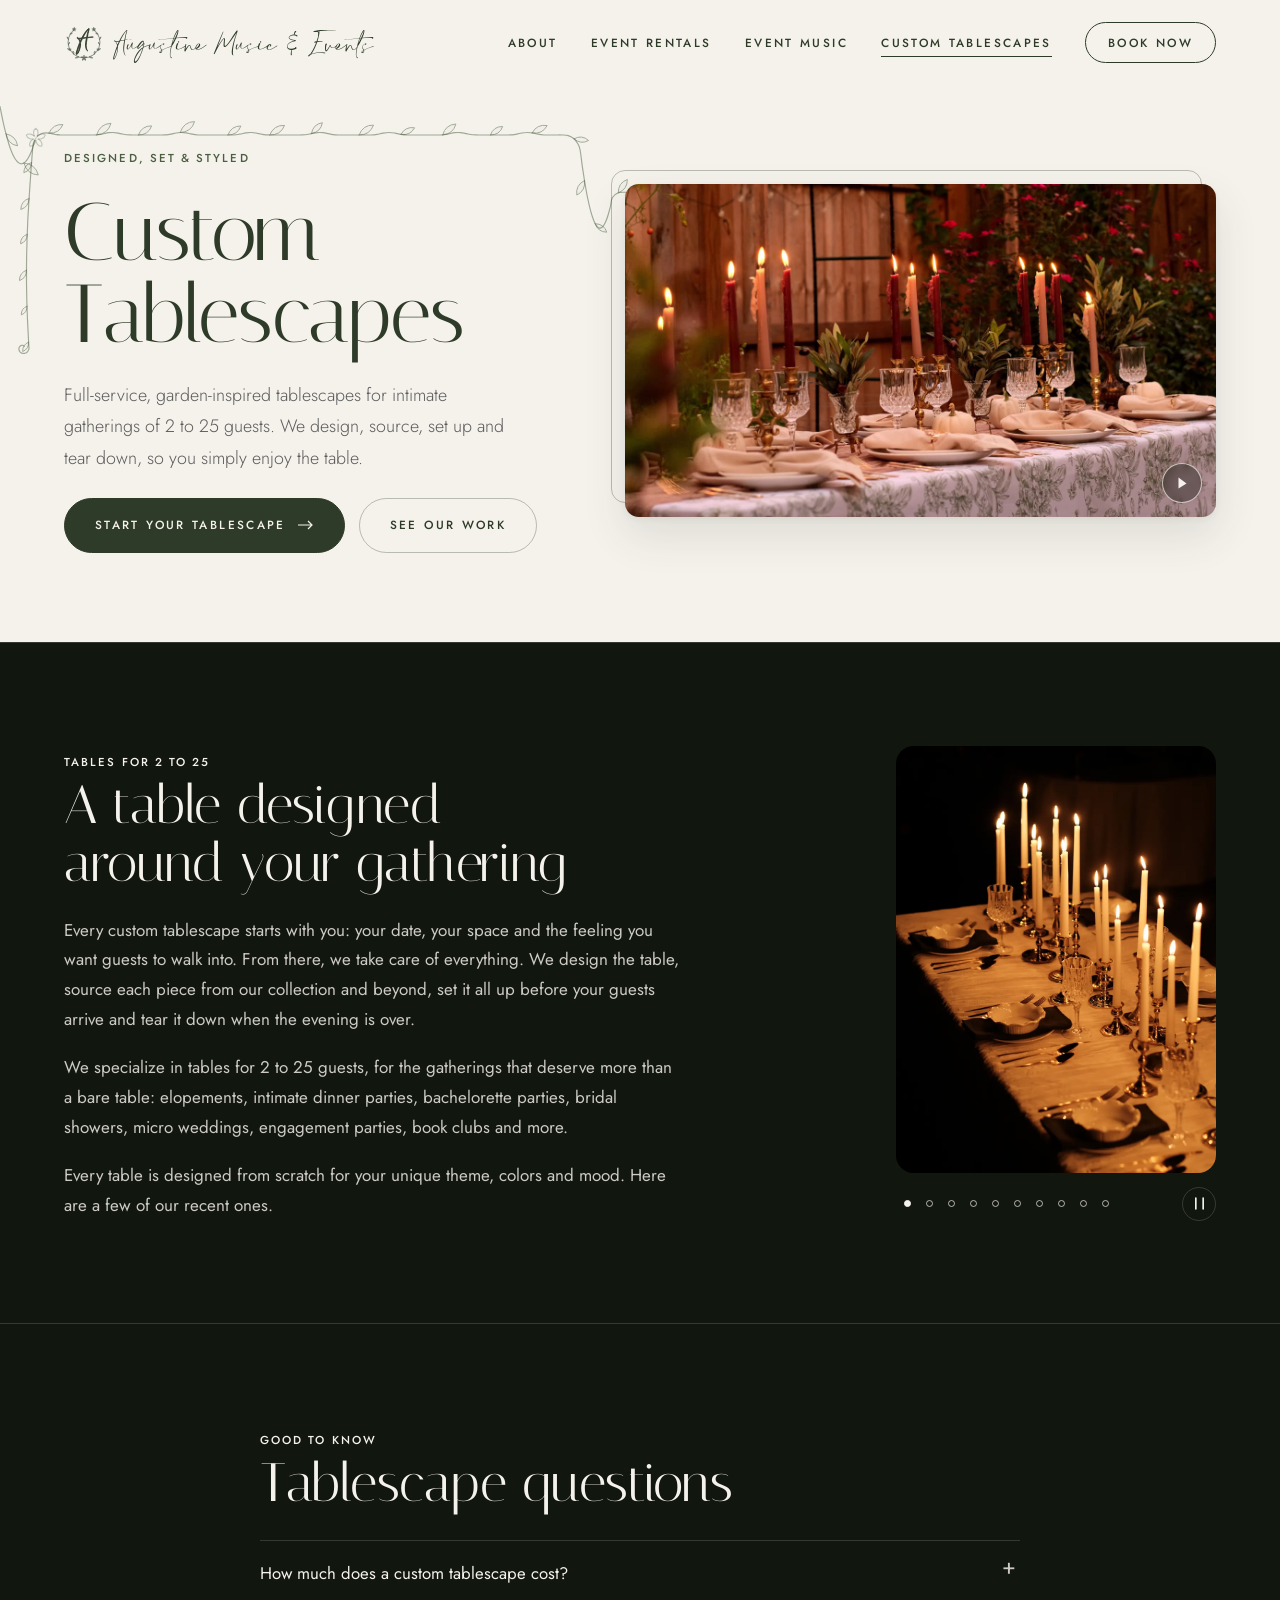
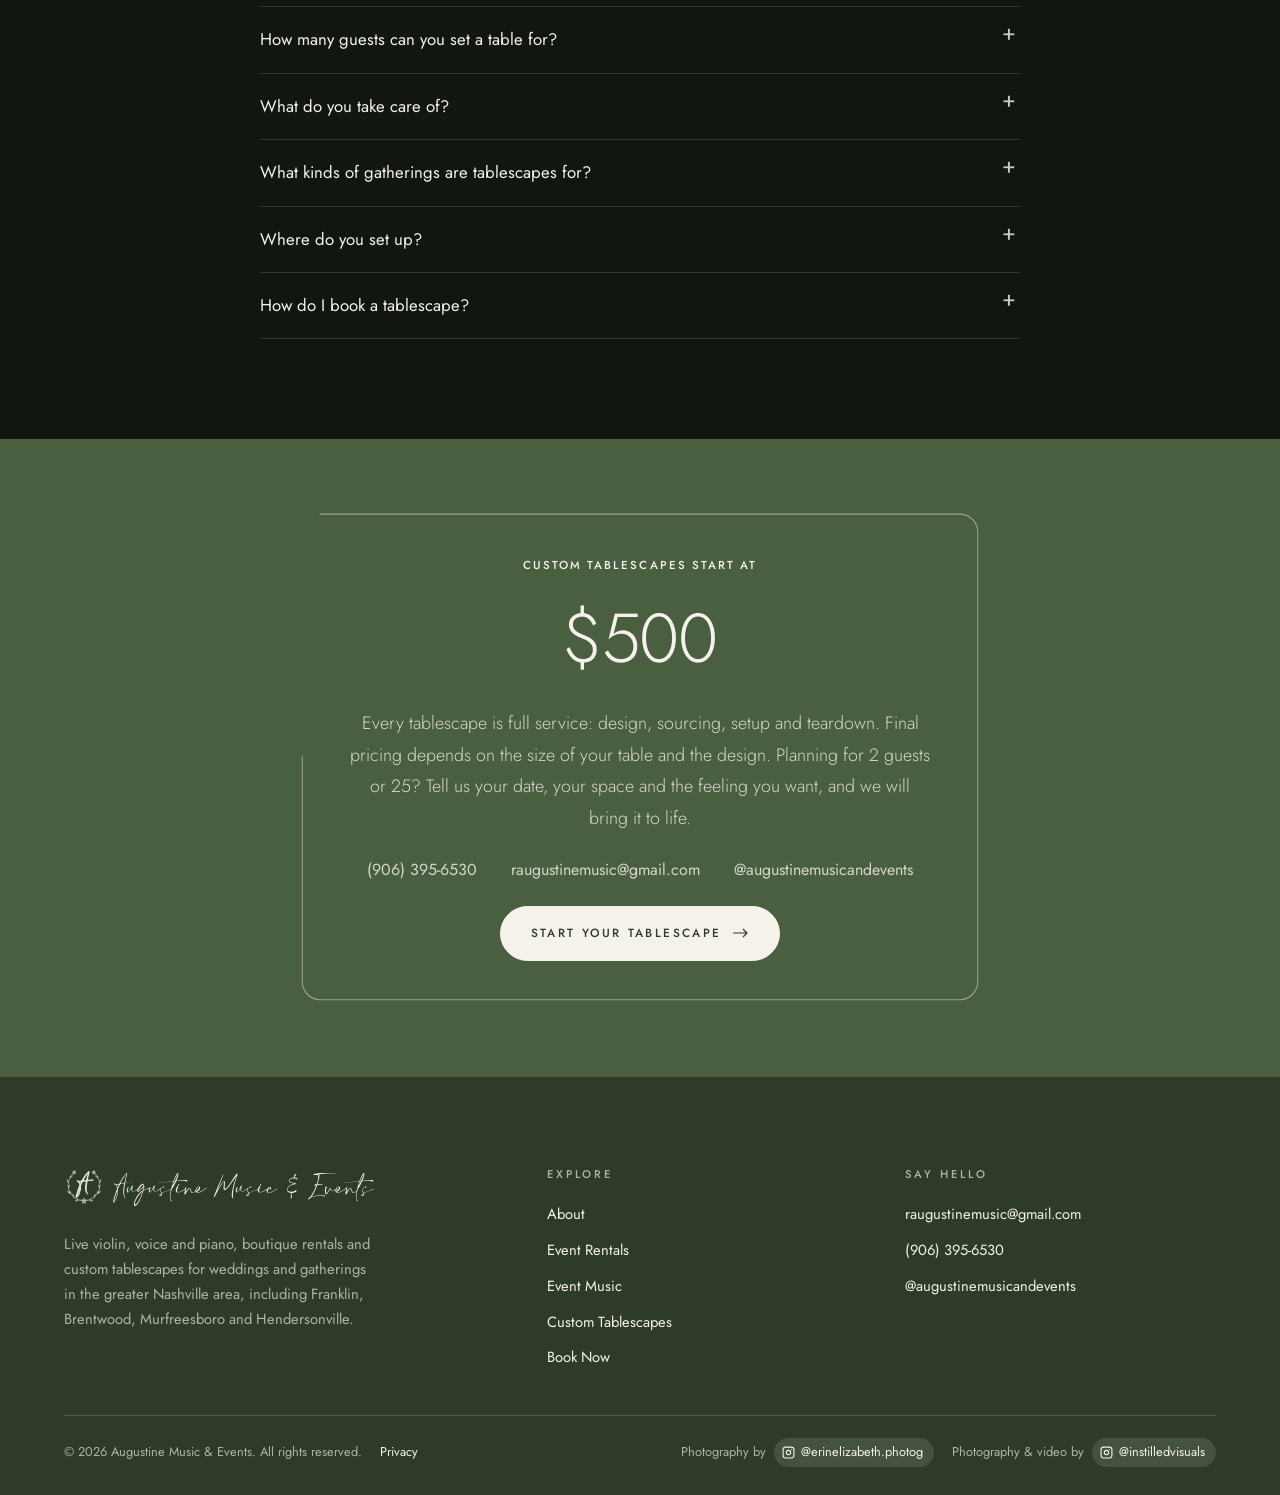
<file: custom-tablescapes.html>
<!DOCTYPE html>
<html lang="en" data-meta-category="Tablescapes">
<head>
  <meta charset="UTF-8" />
  <meta name="viewport" content="width=device-width, initial-scale=1.0" />
  <title>Custom Tablescapes in Nashville from $500 | Augustine Music &amp; Events</title>
  <meta name="description" content="Full-service custom tablescapes for elopements, dinner parties, bridal showers, micro weddings and more, for tables of 2 to 25 near Nashville, TN. We design, source, set up and tear down. Custom tables starting at $500." />
  <link rel="canonical" href="https://augustineevents.com/custom-tablescapes" />
  <link rel="icon" href="favicon.svg" type="image/svg+xml" />
  <meta property="og:type" content="website" />
  <meta property="og:site_name" content="Augustine Music &amp; Events" />
  <meta property="og:title" content="Custom Tablescapes in Nashville from $500 | Augustine Music & Events" />
  <meta property="og:description" content="Full-service custom tablescapes for elopements, dinner parties, bridal showers, micro weddings and more, for tables of 2 to 25 near Nashville, TN. We design, source, set up and tear down. Custom tables starting at $500." />
  <meta property="og:url" content="https://augustineevents.com/custom-tablescapes" />
  <meta property="og:image" content="https://augustineevents.com/og-image.jpg" />
  <meta property="og:image:width" content="1200" />
  <meta property="og:image:height" content="630" />
  <meta property="og:image:alt" content="A candlelit wedding reception table set with glassware, greenery and white florals." />
  <meta name="twitter:card" content="summary_large_image" />
  <meta name="twitter:title" content="Custom Tablescapes in Nashville from $500 | Augustine Music & Events" />
  <meta name="twitter:description" content="Full-service custom tablescapes for elopements, dinner parties, bridal showers, micro weddings and more, for tables of 2 to 25 near Nashville, TN. We design, source, set up and tear down. Custom tables starting at $500." />
  <meta name="twitter:image" content="https://augustineevents.com/og-image.jpg" />
  <link rel="preconnect" href="https://fonts.googleapis.com" />
  <link rel="preconnect" href="https://fonts.gstatic.com" crossorigin />
  <link href="https://fonts.googleapis.com/css2?family=Italiana&family=Jost:wght@300;400;500&display=swap" rel="stylesheet" />
  <link rel="stylesheet" href="css/site.css" />
  <link rel="stylesheet" href="css/tablescapes.css" />
  <link rel="preload" as="image" href="img/tablescapes-hero-poster.jpg" fetchpriority="high" />
  <script>
    // Reveal animations hide content until it scrolls into view. Only do that
    // once js/site.js is running; if it never starts, show everything.
    document.documentElement.classList.add('reveal-ready');
    setTimeout(function () { if (!window.__siteReady) document.documentElement.classList.remove('reveal-ready'); }, 2500);
  </script>
  <script src="js/site.js" defer></script>
  <script src="js/tablescapes.js" defer></script>
  <!-- Business details for search engines (schema.org). Same block on every page; keep in step with the footer. -->
  <script type="application/ld+json">
  {
   "@context": "https://schema.org",
   "@type": "LocalBusiness",
   "@id": "https://augustineevents.com/#business",
   "name": "Augustine Music & Events",
   "url": "https://augustineevents.com/",
   "image": "https://augustineevents.com/og-image.jpg",
   "logo": "https://augustineevents.com/favicon.svg",
   "description": "Live wedding and event music with Becca Augustine, a boutique event rental collection and full-service custom tablescapes near Nashville, Tennessee.",
   "telephone": "+1-906-395-6530",
   "email": "raugustinemusic@gmail.com",
   "priceRange": "$$",
   "address": {
    "@type": "PostalAddress",
    "addressLocality": "Nashville",
    "addressRegion": "TN",
    "addressCountry": "US"
   },
   "areaServed": [
    {
     "@type": "City",
     "name": "Nashville, TN"
    },
    {
     "@type": "City",
     "name": "Franklin, TN"
    },
    {
     "@type": "City",
     "name": "Brentwood, TN"
    },
    {
     "@type": "City",
     "name": "Murfreesboro, TN"
    },
    {
     "@type": "City",
     "name": "Hendersonville, TN"
    }
   ],
   "founder": {
    "@type": "Person",
    "name": "Becca Augustine"
   },
   "sameAs": [
    "https://www.instagram.com/augustinemusicandevents",
    "https://www.facebook.com/1188343811028449",
    "https://www.weddingwire.com/biz/rebecca-augustine/39ca9b00a243d09a.html",
    "https://www.theknot.com/marketplace/rebecca-augustine-nashville-tn-2091142"
   ],
   "makesOffer": [
    {
     "@type": "Offer",
     "url": "https://augustineevents.com/event-music",
     "priceSpecification": {
      "@type": "PriceSpecification",
      "minPrice": 550,
      "priceCurrency": "USD"
     },
     "itemOffered": {
      "@type": "Service",
      "name": "Live wedding and event music",
      "serviceType": "Wedding violinist",
      "description": "Violin and voice with Becca, piano or guitar with Justin, in solo, duo and trio packages for ceremonies, cocktail hours and receptions."
     }
    },
    {
     "@type": "Offer",
     "url": "https://augustineevents.com/custom-tablescapes",
     "priceSpecification": {
      "@type": "PriceSpecification",
      "minPrice": 500,
      "priceCurrency": "USD"
     },
     "itemOffered": {
      "@type": "Service",
      "name": "Custom tablescapes",
      "serviceType": "Tablescape design",
      "description": "Full-service custom tablescapes for 2 to 25 guests: design, sourcing, setup and teardown."
     }
    },
    {
     "@type": "Offer",
     "url": "https://augustineevents.com/event-rentals",
     "itemOffered": {
      "@type": "Service",
      "name": "Event rentals",
      "serviceType": "Party equipment rental",
      "description": "Brass candlesticks and candelabras, tableware, toile linens, chandeliers, florals and lawn games."
     }
    }
   ]
  }
  </script>
  <script type="application/ld+json">
  {
   "@context": "https://schema.org",
   "@type": "FAQPage",
   "mainEntity": [
    {
     "@type": "Question",
     "name": "How much does a custom tablescape cost?",
     "acceptedAnswer": {
      "@type": "Answer",
      "text": "Custom tablescapes start at $500. Final pricing depends on the size of your table and the design, and every one is full service: design, sourcing, setup and teardown."
     }
    },
    {
     "@type": "Question",
     "name": "How many guests can you set a table for?",
     "acceptedAnswer": {
      "@type": "Answer",
      "text": "We specialize in tables for 2 to 25 guests."
     }
    },
    {
     "@type": "Question",
     "name": "What do you take care of?",
     "acceptedAnswer": {
      "@type": "Answer",
      "text": "Everything. We design the table, source each piece from our collection and beyond, set it all up before your guests arrive and tear it down when the evening is over."
     }
    },
    {
     "@type": "Question",
     "name": "What kinds of gatherings are tablescapes for?",
     "acceptedAnswer": {
      "@type": "Answer",
      "text": "Elopements, intimate dinner parties, bachelorette parties, bridal showers, micro weddings, engagement parties, book clubs and more."
     }
    },
    {
     "@type": "Question",
     "name": "Where do you set up?",
     "acceptedAnswer": {
      "@type": "Answer",
      "text": "Wherever you are gathering in the greater Nashville area, indoors or outdoors. Tell us about your space when you get in touch."
     }
    },
    {
     "@type": "Question",
     "name": "How do I book a tablescape?",
     "acceptedAnswer": {
      "@type": "Answer",
      "text": "Send us your date, your space and the feeling you want through the booking form, and we will be in touch to plan your table."
     }
    }
   ]
  }
  </script>
  <!-- Meta Pixel: identical on every page, just before </head>. The ID is on two
       lines here (PIXEL_ID and the noscript image). See CLAUDE.md "Meta Pixel". -->
  <script>
    (function () {
      var PIXEL_ID = '3496689010498212';
      // Every Pixel event on the site goes through metaTrack, so a blocked or
      // missing Pixel is a silent no-op. Never pass it names, emails, phone
      // numbers or any form field values.
      window.metaTrack = function (event, params) {
        try { if (typeof window.fbq === 'function') window.fbq('track', event, params || {}); } catch (e) {}
      };
      if (!/^\d+$/.test(PIXEL_ID)) return; // not configured yet: load nothing
      !function(f,b,e,v,n,t,s){if(f.fbq)return;n=f.fbq=function(){n.callMethod?
      n.callMethod.apply(n,arguments):n.queue.push(arguments)};if(!f._fbq)f._fbq=n;
      n.push=n;n.loaded=!0;n.version='2.0';n.queue=[];t=b.createElement(e);t.async=!0;
      t.src=v;s=b.getElementsByTagName(e)[0];s.parentNode.insertBefore(t,s)}(window,
      document,'script','https://connect.facebook.net/en_US/fbevents.js');
      // Only the events we send: no automatic button-click or page-metadata collection.
      fbq('set', 'autoConfig', false, PIXEL_ID);
      fbq('init', PIXEL_ID);
      fbq('track', 'PageView');
      // Pages that are a catalog say so on <html data-meta-category="...">.
      var category = document.documentElement.getAttribute('data-meta-category');
      if (category) fbq('track', 'ViewContent', { content_category: category });
    })();
  </script>
  <noscript><img height="1" width="1" style="display:none" alt="" src="https://www.facebook.com/tr?id=3496689010498212&amp;ev=PageView&amp;noscript=1" /></noscript>
  <!-- End Meta Pixel -->
</head>
<body>
  <a class="skip-link" href="#main">Skip to content</a>

  <header class="site-header">
    <a href="index.html" class="brand" aria-label="Augustine Music and Events, home">
      <svg class="brand-mark" viewBox="0 0 64 64" aria-hidden="true" focusable="false"><g class="mark-wreath" opacity="0.72"><g fill="none" stroke="currentColor" stroke-width="1.2" stroke-linecap="round" stroke-linejoin="round"><path d="M16.3 11.91 A25.5 25.5 0 0 0 32 57.5"/><path d="M47.7 11.91 A25.5 25.5 0 0 1 32 57.5"/><g fill="currentColor" fill-opacity="0.18"><path d="M23.28 55.96 Q20.19 54.92 18.08 57.41 Q21.17 58.45 23.28 55.96"/><path d="M15.61 51.53 Q16.65 48.63 14.33 46.6 Q13.29 49.5 15.61 51.53"/><path d="M9.92 44.75 Q8.41 42.27 5.55 42.76 Q7.06 45.24 9.92 44.75"/><path d="M6.89 36.43 Q9.24 35.06 8.83 32.37 Q6.48 33.74 6.89 36.43"/><path d="M6.89 27.57 Q7.27 25.06 5.08 23.78 Q4.69 26.29 6.89 27.57"/><path d="M9.92 19.25 Q12.24 19.65 13.47 17.63 Q11.14 17.24 9.92 19.25"/><path d="M15.61 12.47 Q17.24 11.03 16.51 8.98 Q14.87 10.42 15.61 12.47"/><path d="M40.72 55.96 Q42.83 58.45 45.92 57.41 Q43.81 54.92 40.72 55.96"/><path d="M48.39 51.53 Q50.71 49.5 49.67 46.6 Q47.35 48.63 48.39 51.53"/><path d="M54.08 44.75 Q56.94 45.24 58.45 42.76 Q55.59 42.27 54.08 44.75"/><path d="M57.11 36.43 Q57.52 33.74 55.17 32.37 Q54.76 35.06 57.11 36.43"/><path d="M57.11 27.57 Q59.31 26.29 58.92 23.78 Q56.73 25.06 57.11 27.57"/><path d="M54.08 19.25 Q52.86 17.24 50.53 17.63 Q51.76 19.65 54.08 19.25"/><path d="M48.39 12.47 Q49.13 10.42 47.49 8.98 Q46.76 11.03 48.39 12.47"/></g></g><g fill="currentColor" stroke="none"><g transform="translate(32 57.5) scale(0.62)"><path transform="rotate(0)" d="M0 0 C -2.6 -2.4 -2.6 -6.8 0 -8.4 C 2.6 -6.8 2.6 -2.4 0 0 Z"/><path transform="rotate(72)" d="M0 0 C -2.6 -2.4 -2.6 -6.8 0 -8.4 C 2.6 -6.8 2.6 -2.4 0 0 Z"/><path transform="rotate(144)" d="M0 0 C -2.6 -2.4 -2.6 -6.8 0 -8.4 C 2.6 -6.8 2.6 -2.4 0 0 Z"/><path transform="rotate(216)" d="M0 0 C -2.6 -2.4 -2.6 -6.8 0 -8.4 C 2.6 -6.8 2.6 -2.4 0 0 Z"/><path transform="rotate(288)" d="M0 0 C -2.6 -2.4 -2.6 -6.8 0 -8.4 C 2.6 -6.8 2.6 -2.4 0 0 Z"/><circle r="1.5"/></g><g transform="translate(16.3 11.91) scale(0.434)"><path transform="rotate(0)" d="M0 0 C -2.6 -2.4 -2.6 -6.8 0 -8.4 C 2.6 -6.8 2.6 -2.4 0 0 Z"/><path transform="rotate(72)" d="M0 0 C -2.6 -2.4 -2.6 -6.8 0 -8.4 C 2.6 -6.8 2.6 -2.4 0 0 Z"/><path transform="rotate(144)" d="M0 0 C -2.6 -2.4 -2.6 -6.8 0 -8.4 C 2.6 -6.8 2.6 -2.4 0 0 Z"/><path transform="rotate(216)" d="M0 0 C -2.6 -2.4 -2.6 -6.8 0 -8.4 C 2.6 -6.8 2.6 -2.4 0 0 Z"/><path transform="rotate(288)" d="M0 0 C -2.6 -2.4 -2.6 -6.8 0 -8.4 C 2.6 -6.8 2.6 -2.4 0 0 Z"/><circle r="1.5"/></g><g transform="translate(47.7 11.91) scale(0.434)"><path transform="rotate(0)" d="M0 0 C -2.6 -2.4 -2.6 -6.8 0 -8.4 C 2.6 -6.8 2.6 -2.4 0 0 Z"/><path transform="rotate(72)" d="M0 0 C -2.6 -2.4 -2.6 -6.8 0 -8.4 C 2.6 -6.8 2.6 -2.4 0 0 Z"/><path transform="rotate(144)" d="M0 0 C -2.6 -2.4 -2.6 -6.8 0 -8.4 C 2.6 -6.8 2.6 -2.4 0 0 Z"/><path transform="rotate(216)" d="M0 0 C -2.6 -2.4 -2.6 -6.8 0 -8.4 C 2.6 -6.8 2.6 -2.4 0 0 Z"/><path transform="rotate(288)" d="M0 0 C -2.6 -2.4 -2.6 -6.8 0 -8.4 C 2.6 -6.8 2.6 -2.4 0 0 Z"/><circle r="1.5"/></g><g transform="translate(9.48 43.97) scale(0.3224)"><path transform="rotate(0)" d="M0 0 C -2.6 -2.4 -2.6 -6.8 0 -8.4 C 2.6 -6.8 2.6 -2.4 0 0 Z"/><path transform="rotate(72)" d="M0 0 C -2.6 -2.4 -2.6 -6.8 0 -8.4 C 2.6 -6.8 2.6 -2.4 0 0 Z"/><path transform="rotate(144)" d="M0 0 C -2.6 -2.4 -2.6 -6.8 0 -8.4 C 2.6 -6.8 2.6 -2.4 0 0 Z"/><path transform="rotate(216)" d="M0 0 C -2.6 -2.4 -2.6 -6.8 0 -8.4 C 2.6 -6.8 2.6 -2.4 0 0 Z"/><path transform="rotate(288)" d="M0 0 C -2.6 -2.4 -2.6 -6.8 0 -8.4 C 2.6 -6.8 2.6 -2.4 0 0 Z"/><circle r="1.5"/></g><g transform="translate(54.52 43.97) scale(0.3224)"><path transform="rotate(0)" d="M0 0 C -2.6 -2.4 -2.6 -6.8 0 -8.4 C 2.6 -6.8 2.6 -2.4 0 0 Z"/><path transform="rotate(72)" d="M0 0 C -2.6 -2.4 -2.6 -6.8 0 -8.4 C 2.6 -6.8 2.6 -2.4 0 0 Z"/><path transform="rotate(144)" d="M0 0 C -2.6 -2.4 -2.6 -6.8 0 -8.4 C 2.6 -6.8 2.6 -2.4 0 0 Z"/><path transform="rotate(216)" d="M0 0 C -2.6 -2.4 -2.6 -6.8 0 -8.4 C 2.6 -6.8 2.6 -2.4 0 0 Z"/><path transform="rotate(288)" d="M0 0 C -2.6 -2.4 -2.6 -6.8 0 -8.4 C 2.6 -6.8 2.6 -2.4 0 0 Z"/><circle r="1.5"/></g></g></g><g transform="translate(23.67 42.27) scale(0.04 -0.04)"><path d="M561 459Q567 459 569.5 458.0Q572 457 578 453Q574 452 571.5 451.0Q569 450 567 450Q555 449 542.5 448.5Q530 448 517 447Q500 445 482.5 443.0Q465 441 448 439Q430 437 412.5 435.0Q395 433 377 431Q368 430 358.5 429.0Q349 428 339 426Q333 393 327.0 360.5Q321 328 316 294Q305 232 301 170Q297 122 299.5 75.0Q302 28 315 -19Q319 -30 323.0 -40.0Q327 -50 331 -61Q340 -81 358 -90Q360 -91 360.0 -91.5Q360 -92 362 -93Q358 -99 349 -97Q342 -94 335 -89Q322 -79 313 -64Q303 -48 297.0 -31.0Q291 -14 286 4Q275 46 271.0 89.0Q267 132 269 175Q271 213 276.0 251.0Q281 289 287 327Q292 350 296.5 374.0Q301 398 306 421Q301 421 298 420Q281 418 262.5 415.0Q244 412 226 409Q207 407 188.5 403.5Q170 400 151 398Q130 356 110.5 314.0Q91 272 72 229Q70 225 69.0 222.0Q68 219 69 214Q73 176 70.5 138.5Q68 101 60 63Q49 -2 27.5 -62.0Q6 -122 -26 -179Q-32 -190 -39.5 -201.5Q-47 -213 -55 -224Q-63 -237 -77 -239H-91Q-104 -236 -105 -224Q-105 -215 -105.0 -206.0Q-105 -197 -103 -189Q-96 -145 -83.0 -102.5Q-70 -60 -56 -18Q-15 113 40 244Q43 252 41 262Q33 296 17.5 327.0Q2 358 -18 386Q-23 386 -26.5 386.5Q-30 387 -35 388Q-43 390 -48 392Q-62 399 -65.0 411.0Q-68 423 -59 435Q-53 442 -41 440Q-38 440 -35 437L-34 436Q-34 435 -33 435H-34Q-32 431 -32 428V424V423Q-32 422 -31 421Q-30 419 -27 416Q-25 414 -23.5 411.5Q-22 409 -20 407H-14Q-4 407 6.5 406.5Q17 406 27 407Q50 409 73.0 411.5Q96 414 119 416Q171 518 234.5 613.5Q298 709 382 787Q387 791 391.5 794.0Q396 797 403 797Q418 797 417 781Q416 776 415.0 770.0Q414 764 412 758Q366 603 343 442Q353 443 363.0 444.0Q373 445 383 447Q401 448 419.0 449.5Q437 451 454 453Q460 454 466.5 454.5Q473 455 479 455L530 458Q538 458 545.5 458.5Q553 459 561 459ZM48 125Q50 137 50.0 149.0Q50 161 51 173H48Q48 171 46 167Q21 105 -1.5 43.5Q-24 -18 -44 -81Q-52 -108 -59.5 -135.5Q-67 -163 -72 -191Q-74 -196 -74.0 -201.5Q-74 -207 -75 -212Q-71 -212 -71 -210Q-66 -204 -61.5 -198.0Q-57 -192 -53 -186Q-31 -152 -15.0 -116.5Q1 -81 14 -44Q40 37 48 125ZM61 295Q72 320 83.5 344.5Q95 369 107 392Q98 390 89.0 390.0Q80 390 71 388Q54 385 36.5 384.5Q19 384 1 384Q11 372 20 356Q30 341 37.5 325.5Q45 310 52 293Q53 291 53.5 289.0Q54 287 56 282Q59 291 61 295ZM309 438Q319 482 328.0 522.0Q337 562 346.5 601.0Q356 640 366.5 680.0Q377 720 391 764Q394 770 394 776Q394 777 393 778L384 769Q316 694 264.5 607.5Q213 521 162 421Q174 423 186.5 424.0Q199 425 211 427Q234 429 257.0 432.5Q280 436 303 438Z" fill="currentColor" stroke="currentColor" stroke-width="33.67" stroke-linejoin="round"/></g></svg>
      <span class="brand-name">Augustine Music &amp; Events</span>
    </a>
    <nav class="site-nav" aria-label="Main">
      <ul class="nav-links" id="navLinks">
        <li><a href="about.html">About</a></li>
        <li><a href="event-rentals.html">Event Rentals</a></li>
        <li><a href="event-music.html">Event Music</a></li>
        <li><a href="custom-tablescapes.html" aria-current="page">Custom Tablescapes</a></li>
        <li><a href="contact.html?type=tablescapes" class="nav-cta">Book Now</a></li>
      </ul>
    </nav>
    <button class="nav-toggle" id="navToggle" type="button" aria-label="Open menu" aria-expanded="false" aria-controls="navLinks"><span></span><span></span></button>
  </header>

  <main id="main" class="tb" data-theme="fall">
    <section class="page-hero tb-page-hero" aria-label="Custom Tablescapes">
      <div class="wrap">
        <div class="page-hero-text">
          <p class="eyebrow rise" style="--d:0">Designed, Set &amp; Styled</p>
          <h1 class="display rise" style="--d:1">Custom Tablescapes</h1>
          <div class="rise" style="--d:2"><p class="lede">Full-service, garden-inspired tablescapes for intimate gatherings of 2 to 25 guests. We design, source, set up and tear down, so you simply enjoy the table.</p></div>
          <div class="btn-row rise" style="--d:3"><a href="contact.html?type=tablescapes" class="btn">Start Your Tablescape <svg class="arrow" viewBox="0 0 16 10" aria-hidden="true" focusable="false"><path d="M0 5h14M10 1l4 4-4 4" fill="none" stroke="currentColor" stroke-width="1.2"/></svg></a><a href="#tbIntro" class="btn btn-outline">See Our Work</a></div>
        </div>
        <figure class="arch is-framed tb-hero-fig fade-in">
          <video class="tb-video" id="tbVideo" muted loop playsinline preload="none" poster="img/tablescapes-hero-poster.jpg" data-src-small="video/tablescapes-hero-480.mp4" data-src-large="video/tablescapes-hero-720.mp4" aria-hidden="true" tabindex="-1"></video>
          <button type="button" class="tb-play" id="tbPlay" aria-label="Pause background video">
            <svg class="icon-pause" viewBox="0 0 12 14" aria-hidden="true" focusable="false"><path d="M2 1v12M10 1v12" fill="none" stroke="currentColor" stroke-width="1.8" stroke-linecap="round"/></svg>
            <svg class="icon-play" viewBox="0 0 12 14" aria-hidden="true" focusable="false"><path d="M2.5 1.5v11l8-5z" fill="currentColor"/></svg>
          </button>
        </figure>
      </div>
    </section>

    <section class="tb-intro" id="tbIntro">
      <div class="wrap tb-intro-grid">
        <div class="tb-intro-text">
          <p class="eyebrow fade-in">Tables for 2 to 25</p>
          <h2 class="h2 fade-in">A table designed around your gathering</h2>
          <div class="prose fade-in">
            <p>Every custom tablescape starts with you: your date, your space and the feeling you want guests to walk into. From there, we take care of everything. We design the table, source each piece from our collection and beyond, set it all up before your guests arrive and tear it down when the evening is over.</p>
            <p>We specialize in tables for 2 to 25 guests, for the gatherings that deserve more than a bare table: elopements, intimate dinner parties, bachelorette parties, bridal showers, micro weddings, engagement parties, book clubs and more.</p>
            <p>Every table is designed from scratch for your unique theme, colors and mood. Here are a few of our recent ones.</p>
          </div>
        </div>
        <div class="tb-reel" id="tbReel" role="group" aria-roledescription="carousel" aria-label="Custom tablescape photos">
          <div class="tb-reel-stage">
          <figure class="tb-reel-slide is-active" style="--fx:40%;--fy:14%"><img src="img/tablescape-slide-04.webp" width="900" height="1200" alt="Looking down a long white table lined with lit tapers in brass candlesticks, crystal goblets and scalloped bowls" /></figure>
          <figure class="tb-reel-slide" style="--fx:52%;--fy:12%"><img src="img/tablescape-slide-01.webp" width="900" height="1200" alt="A brass candelabra glowing with a cluster of lit white taper candles" loading="lazy" /></figure>
          <figure class="tb-reel-slide" style="--fx:50%;--fy:12%"><img src="img/tablescape-slide-13.webp" width="900" height="1200" alt="Looking down the length of a candlelit harvest table: a place setting with a gold leaf napkin ring in front, burnt orange tapers, brass candlesticks and white pumpkins beyond" loading="lazy" /></figure>
          <figure class="tb-reel-slide" style="--fx:50%;--fy:22%"><img src="img/tablescape-slide-05.webp" width="900" height="1200" alt="A three arm brass candelabra with lit tapers, a crystal goblet and a white pumpkin" loading="lazy" /></figure>
          <figure class="tb-reel-slide" style="--fx:50%;--fy:14%"><img src="img/tablescape-slide-06.webp" width="900" height="1200" alt="A close view of a brass candelabra glowing in candlelight" loading="lazy" /></figure>
          <figure class="tb-reel-slide" style="--fx:30%;--fy:20%"><img src="img/tablescape-slide-07.webp" width="900" height="1200" alt="A candlelit table of tall tapers in brass holders with crystal goblets and a scalloped bowl" loading="lazy" /></figure>
          <figure class="tb-reel-slide" style="--fx:45%;--fy:10%"><img src="img/tablescape-slide-09.webp" width="900" height="1200" alt="A three arm brass candelabra seen from a low angle on a white linen table" loading="lazy" /></figure>
          <figure class="tb-reel-slide" style="--fx:45%;--fy:65%"><img src="img/tablescape-slide-10.webp" width="900" height="1200" alt="A scalloped bowl with a sprig of rosemary on a dark napkin, with gold flatware" loading="lazy" /></figure>
          <figure class="tb-reel-slide" style="--fx:45%;--fy:15%"><img src="img/tablescape-slide-11.webp" width="900" height="1200" alt="A crystal goblet in front of a cluster of lit tapers" loading="lazy" /></figure>
          <figure class="tb-reel-slide" style="--fx:50%;--fy:12%"><img src="img/tablescape-slide-12.webp" width="900" height="1200" alt="Brass candlesticks of different heights holding cream tapers" loading="lazy" /></figure>
            <div class="tb-reel-glow" aria-hidden="true"></div>
          </div>
          <div class="tb-reel-bar">
            <div class="tb-reel-dots" id="tbReelDots" role="group" aria-label="Choose a photo"></div>
            <button type="button" class="tb-reel-btn" id="tbReelPlay" aria-label="Pause slideshow">
              <svg class="icon-pause" viewBox="0 0 12 14" aria-hidden="true" focusable="false"><path d="M2 1v12M10 1v12" fill="none" stroke="currentColor" stroke-width="1.8" stroke-linecap="round"/></svg>
              <svg class="icon-play" viewBox="0 0 12 14" aria-hidden="true" focusable="false"><path d="M2.5 1.5v11l8-5z" fill="currentColor"/></svg>
            </button>
          </div>
        </div>
      </div>
    </section>


    <section class="tb-faq" id="tbFaq" aria-labelledby="tbFaqTitle">
      <div class="wrap-narrow">
        <p class="eyebrow fade-in">Good to know</p>
        <h2 class="h2 fade-in" id="tbFaqTitle">Tablescape questions</h2>
        <div class="tb-faq-list">
          <details class="tb-faq-item fade-in"><summary>How much does a custom tablescape cost?</summary><p>Custom tablescapes start at $500. Final pricing depends on the size of your table and the design, and every one is full service: design, sourcing, setup and teardown.</p></details>
          <details class="tb-faq-item fade-in"><summary>How many guests can you set a table for?</summary><p>We specialize in tables for 2 to 25 guests.</p></details>
          <details class="tb-faq-item fade-in"><summary>What do you take care of?</summary><p>Everything. We design the table, source each piece from our collection and beyond, set it all up before your guests arrive and tear it down when the evening is over.</p></details>
          <details class="tb-faq-item fade-in"><summary>What kinds of gatherings are tablescapes for?</summary><p>Elopements, intimate dinner parties, bachelorette parties, bridal showers, micro weddings, engagement parties, book clubs and more.</p></details>
          <details class="tb-faq-item fade-in"><summary>Where do you set up?</summary><p>Wherever you are gathering in the greater Nashville area, indoors or outdoors. Tell us about your space when you get in touch.</p></details>
          <details class="tb-faq-item fade-in"><summary>How do I book a tablescape?</summary><p>Send us your date, your space and the feeling you want through the <a href="contact.html?type=tablescapes">booking form</a>, and we will be in touch to plan your table.</p></details>
        </div>
      </div>
    </section>

    <section class="section bg-green closing" data-vines>
      <div class="botanical-watermark" data-botanical style="right: -60px; bottom: -80px;"></div>
      <div class="botanical-watermark" data-botanical style="left: -90px; top: -120px; transform: scaleX(-1) rotate(180deg);"></div>
      <div class="wrap-narrow">
        <p class="eyebrow center fade-in">Custom tablescapes start at</p>
        <h2 class="display tb-price fade-in">$500</h2>
        <p class="lede fade-in">Every tablescape is full service: design, sourcing, setup and teardown. Final pricing depends on the size of your table and the design. Planning for 2 guests or 25? Tell us your date, your space and the feeling you want, and we will bring it to life.</p>
        <div class="contact-row fade-in">
          <a href="tel:9063956530">(906) 395-6530</a>
          <a href="mailto:raugustinemusic@gmail.com">raugustinemusic@gmail.com</a>
          <a href="https://instagram.com/augustinemusicandevents" target="_blank" rel="noopener">@augustinemusicandevents</a>
        </div>
        <div class="btn-row fade-in">
          <a href="contact.html?type=tablescapes" class="btn btn-solid-light">Start Your Tablescape <svg class="arrow" viewBox="0 0 16 10" aria-hidden="true" focusable="false"><path d="M0 5h14M10 1l4 4-4 4" fill="none" stroke="currentColor" stroke-width="1.2"/></svg></a>
        </div>
      </div>
    </section>
  </main>

  <footer class="site-footer">
    <div class="wrap footer-top">
      <div class="footer-brand">
        <a href="index.html" class="brand" aria-label="Augustine Music and Events, home">
          <svg class="brand-mark" viewBox="0 0 64 64" aria-hidden="true" focusable="false"><g class="mark-wreath" opacity="0.72"><g fill="none" stroke="currentColor" stroke-width="1.2" stroke-linecap="round" stroke-linejoin="round"><path d="M16.3 11.91 A25.5 25.5 0 0 0 32 57.5"/><path d="M47.7 11.91 A25.5 25.5 0 0 1 32 57.5"/><g fill="currentColor" fill-opacity="0.18"><path d="M23.28 55.96 Q20.19 54.92 18.08 57.41 Q21.17 58.45 23.28 55.96"/><path d="M15.61 51.53 Q16.65 48.63 14.33 46.6 Q13.29 49.5 15.61 51.53"/><path d="M9.92 44.75 Q8.41 42.27 5.55 42.76 Q7.06 45.24 9.92 44.75"/><path d="M6.89 36.43 Q9.24 35.06 8.83 32.37 Q6.48 33.74 6.89 36.43"/><path d="M6.89 27.57 Q7.27 25.06 5.08 23.78 Q4.69 26.29 6.89 27.57"/><path d="M9.92 19.25 Q12.24 19.65 13.47 17.63 Q11.14 17.24 9.92 19.25"/><path d="M15.61 12.47 Q17.24 11.03 16.51 8.98 Q14.87 10.42 15.61 12.47"/><path d="M40.72 55.96 Q42.83 58.45 45.92 57.41 Q43.81 54.92 40.72 55.96"/><path d="M48.39 51.53 Q50.71 49.5 49.67 46.6 Q47.35 48.63 48.39 51.53"/><path d="M54.08 44.75 Q56.94 45.24 58.45 42.76 Q55.59 42.27 54.08 44.75"/><path d="M57.11 36.43 Q57.52 33.74 55.17 32.37 Q54.76 35.06 57.11 36.43"/><path d="M57.11 27.57 Q59.31 26.29 58.92 23.78 Q56.73 25.06 57.11 27.57"/><path d="M54.08 19.25 Q52.86 17.24 50.53 17.63 Q51.76 19.65 54.08 19.25"/><path d="M48.39 12.47 Q49.13 10.42 47.49 8.98 Q46.76 11.03 48.39 12.47"/></g></g><g fill="currentColor" stroke="none"><g transform="translate(32 57.5) scale(0.62)"><path transform="rotate(0)" d="M0 0 C -2.6 -2.4 -2.6 -6.8 0 -8.4 C 2.6 -6.8 2.6 -2.4 0 0 Z"/><path transform="rotate(72)" d="M0 0 C -2.6 -2.4 -2.6 -6.8 0 -8.4 C 2.6 -6.8 2.6 -2.4 0 0 Z"/><path transform="rotate(144)" d="M0 0 C -2.6 -2.4 -2.6 -6.8 0 -8.4 C 2.6 -6.8 2.6 -2.4 0 0 Z"/><path transform="rotate(216)" d="M0 0 C -2.6 -2.4 -2.6 -6.8 0 -8.4 C 2.6 -6.8 2.6 -2.4 0 0 Z"/><path transform="rotate(288)" d="M0 0 C -2.6 -2.4 -2.6 -6.8 0 -8.4 C 2.6 -6.8 2.6 -2.4 0 0 Z"/><circle r="1.5"/></g><g transform="translate(16.3 11.91) scale(0.434)"><path transform="rotate(0)" d="M0 0 C -2.6 -2.4 -2.6 -6.8 0 -8.4 C 2.6 -6.8 2.6 -2.4 0 0 Z"/><path transform="rotate(72)" d="M0 0 C -2.6 -2.4 -2.6 -6.8 0 -8.4 C 2.6 -6.8 2.6 -2.4 0 0 Z"/><path transform="rotate(144)" d="M0 0 C -2.6 -2.4 -2.6 -6.8 0 -8.4 C 2.6 -6.8 2.6 -2.4 0 0 Z"/><path transform="rotate(216)" d="M0 0 C -2.6 -2.4 -2.6 -6.8 0 -8.4 C 2.6 -6.8 2.6 -2.4 0 0 Z"/><path transform="rotate(288)" d="M0 0 C -2.6 -2.4 -2.6 -6.8 0 -8.4 C 2.6 -6.8 2.6 -2.4 0 0 Z"/><circle r="1.5"/></g><g transform="translate(47.7 11.91) scale(0.434)"><path transform="rotate(0)" d="M0 0 C -2.6 -2.4 -2.6 -6.8 0 -8.4 C 2.6 -6.8 2.6 -2.4 0 0 Z"/><path transform="rotate(72)" d="M0 0 C -2.6 -2.4 -2.6 -6.8 0 -8.4 C 2.6 -6.8 2.6 -2.4 0 0 Z"/><path transform="rotate(144)" d="M0 0 C -2.6 -2.4 -2.6 -6.8 0 -8.4 C 2.6 -6.8 2.6 -2.4 0 0 Z"/><path transform="rotate(216)" d="M0 0 C -2.6 -2.4 -2.6 -6.8 0 -8.4 C 2.6 -6.8 2.6 -2.4 0 0 Z"/><path transform="rotate(288)" d="M0 0 C -2.6 -2.4 -2.6 -6.8 0 -8.4 C 2.6 -6.8 2.6 -2.4 0 0 Z"/><circle r="1.5"/></g><g transform="translate(9.48 43.97) scale(0.3224)"><path transform="rotate(0)" d="M0 0 C -2.6 -2.4 -2.6 -6.8 0 -8.4 C 2.6 -6.8 2.6 -2.4 0 0 Z"/><path transform="rotate(72)" d="M0 0 C -2.6 -2.4 -2.6 -6.8 0 -8.4 C 2.6 -6.8 2.6 -2.4 0 0 Z"/><path transform="rotate(144)" d="M0 0 C -2.6 -2.4 -2.6 -6.8 0 -8.4 C 2.6 -6.8 2.6 -2.4 0 0 Z"/><path transform="rotate(216)" d="M0 0 C -2.6 -2.4 -2.6 -6.8 0 -8.4 C 2.6 -6.8 2.6 -2.4 0 0 Z"/><path transform="rotate(288)" d="M0 0 C -2.6 -2.4 -2.6 -6.8 0 -8.4 C 2.6 -6.8 2.6 -2.4 0 0 Z"/><circle r="1.5"/></g><g transform="translate(54.52 43.97) scale(0.3224)"><path transform="rotate(0)" d="M0 0 C -2.6 -2.4 -2.6 -6.8 0 -8.4 C 2.6 -6.8 2.6 -2.4 0 0 Z"/><path transform="rotate(72)" d="M0 0 C -2.6 -2.4 -2.6 -6.8 0 -8.4 C 2.6 -6.8 2.6 -2.4 0 0 Z"/><path transform="rotate(144)" d="M0 0 C -2.6 -2.4 -2.6 -6.8 0 -8.4 C 2.6 -6.8 2.6 -2.4 0 0 Z"/><path transform="rotate(216)" d="M0 0 C -2.6 -2.4 -2.6 -6.8 0 -8.4 C 2.6 -6.8 2.6 -2.4 0 0 Z"/><path transform="rotate(288)" d="M0 0 C -2.6 -2.4 -2.6 -6.8 0 -8.4 C 2.6 -6.8 2.6 -2.4 0 0 Z"/><circle r="1.5"/></g></g></g><g transform="translate(23.67 42.27) scale(0.04 -0.04)"><path d="M561 459Q567 459 569.5 458.0Q572 457 578 453Q574 452 571.5 451.0Q569 450 567 450Q555 449 542.5 448.5Q530 448 517 447Q500 445 482.5 443.0Q465 441 448 439Q430 437 412.5 435.0Q395 433 377 431Q368 430 358.5 429.0Q349 428 339 426Q333 393 327.0 360.5Q321 328 316 294Q305 232 301 170Q297 122 299.5 75.0Q302 28 315 -19Q319 -30 323.0 -40.0Q327 -50 331 -61Q340 -81 358 -90Q360 -91 360.0 -91.5Q360 -92 362 -93Q358 -99 349 -97Q342 -94 335 -89Q322 -79 313 -64Q303 -48 297.0 -31.0Q291 -14 286 4Q275 46 271.0 89.0Q267 132 269 175Q271 213 276.0 251.0Q281 289 287 327Q292 350 296.5 374.0Q301 398 306 421Q301 421 298 420Q281 418 262.5 415.0Q244 412 226 409Q207 407 188.5 403.5Q170 400 151 398Q130 356 110.5 314.0Q91 272 72 229Q70 225 69.0 222.0Q68 219 69 214Q73 176 70.5 138.5Q68 101 60 63Q49 -2 27.5 -62.0Q6 -122 -26 -179Q-32 -190 -39.5 -201.5Q-47 -213 -55 -224Q-63 -237 -77 -239H-91Q-104 -236 -105 -224Q-105 -215 -105.0 -206.0Q-105 -197 -103 -189Q-96 -145 -83.0 -102.5Q-70 -60 -56 -18Q-15 113 40 244Q43 252 41 262Q33 296 17.5 327.0Q2 358 -18 386Q-23 386 -26.5 386.5Q-30 387 -35 388Q-43 390 -48 392Q-62 399 -65.0 411.0Q-68 423 -59 435Q-53 442 -41 440Q-38 440 -35 437L-34 436Q-34 435 -33 435H-34Q-32 431 -32 428V424V423Q-32 422 -31 421Q-30 419 -27 416Q-25 414 -23.5 411.5Q-22 409 -20 407H-14Q-4 407 6.5 406.5Q17 406 27 407Q50 409 73.0 411.5Q96 414 119 416Q171 518 234.5 613.5Q298 709 382 787Q387 791 391.5 794.0Q396 797 403 797Q418 797 417 781Q416 776 415.0 770.0Q414 764 412 758Q366 603 343 442Q353 443 363.0 444.0Q373 445 383 447Q401 448 419.0 449.5Q437 451 454 453Q460 454 466.5 454.5Q473 455 479 455L530 458Q538 458 545.5 458.5Q553 459 561 459ZM48 125Q50 137 50.0 149.0Q50 161 51 173H48Q48 171 46 167Q21 105 -1.5 43.5Q-24 -18 -44 -81Q-52 -108 -59.5 -135.5Q-67 -163 -72 -191Q-74 -196 -74.0 -201.5Q-74 -207 -75 -212Q-71 -212 -71 -210Q-66 -204 -61.5 -198.0Q-57 -192 -53 -186Q-31 -152 -15.0 -116.5Q1 -81 14 -44Q40 37 48 125ZM61 295Q72 320 83.5 344.5Q95 369 107 392Q98 390 89.0 390.0Q80 390 71 388Q54 385 36.5 384.5Q19 384 1 384Q11 372 20 356Q30 341 37.5 325.5Q45 310 52 293Q53 291 53.5 289.0Q54 287 56 282Q59 291 61 295ZM309 438Q319 482 328.0 522.0Q337 562 346.5 601.0Q356 640 366.5 680.0Q377 720 391 764Q394 770 394 776Q394 777 393 778L384 769Q316 694 264.5 607.5Q213 521 162 421Q174 423 186.5 424.0Q199 425 211 427Q234 429 257.0 432.5Q280 436 303 438Z" fill="currentColor" stroke="currentColor" stroke-width="33.67" stroke-linejoin="round"/></g></svg>
          <span class="brand-name">Augustine Music &amp; Events</span>
        </a>
        <p class="footer-tagline">Live violin, voice and piano, boutique rentals and custom tablescapes for weddings and gatherings in the greater Nashville area, including Franklin, Brentwood, Murfreesboro and Hendersonville.</p>
      </div>
      <div class="footer-col">
        <h2 class="footer-heading">Explore</h2>
        <ul>
          <li><a href="about.html">About</a></li>
          <li><a href="event-rentals.html">Event Rentals</a></li>
          <li><a href="event-music.html">Event Music</a></li>
          <li><a href="custom-tablescapes.html">Custom Tablescapes</a></li>
          <li><a href="contact.html?type=tablescapes">Book Now</a></li>
        </ul>
      </div>
      <div class="footer-col">
        <h2 class="footer-heading">Say hello</h2>
        <ul>
          <li><a href="mailto:raugustinemusic@gmail.com">raugustinemusic@gmail.com</a></li>
          <li><a href="tel:9063956530">(906) 395-6530</a></li>
          <li><a href="https://instagram.com/augustinemusicandevents" target="_blank" rel="noopener">@augustinemusicandevents</a></li>
        </ul>
      </div>
    </div>
    <div class="wrap footer-bottom">
      <p>&copy; 2026 Augustine Music &amp; Events. All rights reserved. <a href="privacy.html" class="footer-privacy">Privacy</a></p>
      <p class="footer-credits"><span class="credit">Photography by <a href="https://www.instagram.com/erinelizabeth.photog?igsh=bGJ2ZzkxNmQ1M3Fk" target="_blank" rel="noopener" class="photo-credit-link">@erinelizabeth.photog</a></span> <span class="credit">Photography &amp; video by <a href="https://www.instagram.com/instilledvisuals" target="_blank" rel="noopener" class="photo-credit-link">@instilledvisuals</a></span></p>
    </div>
  </footer>

</body>
</html>
</file>
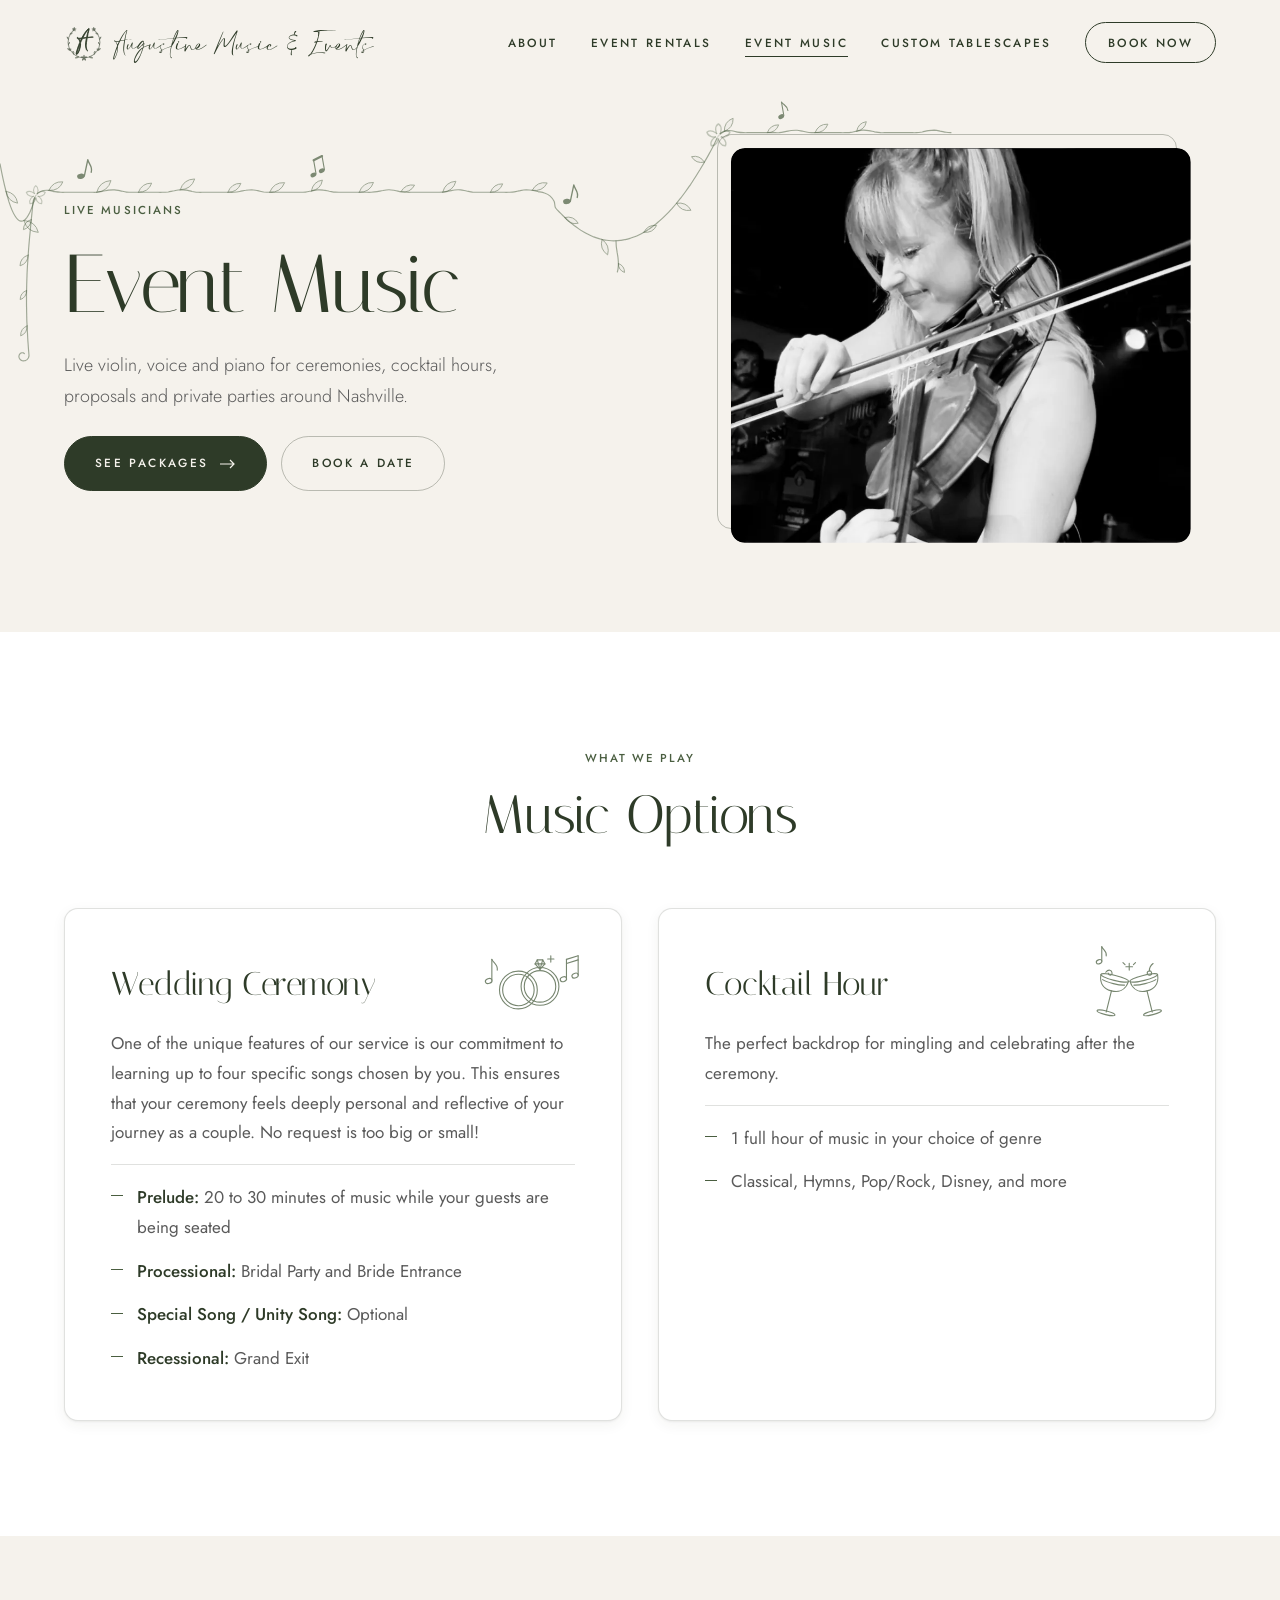
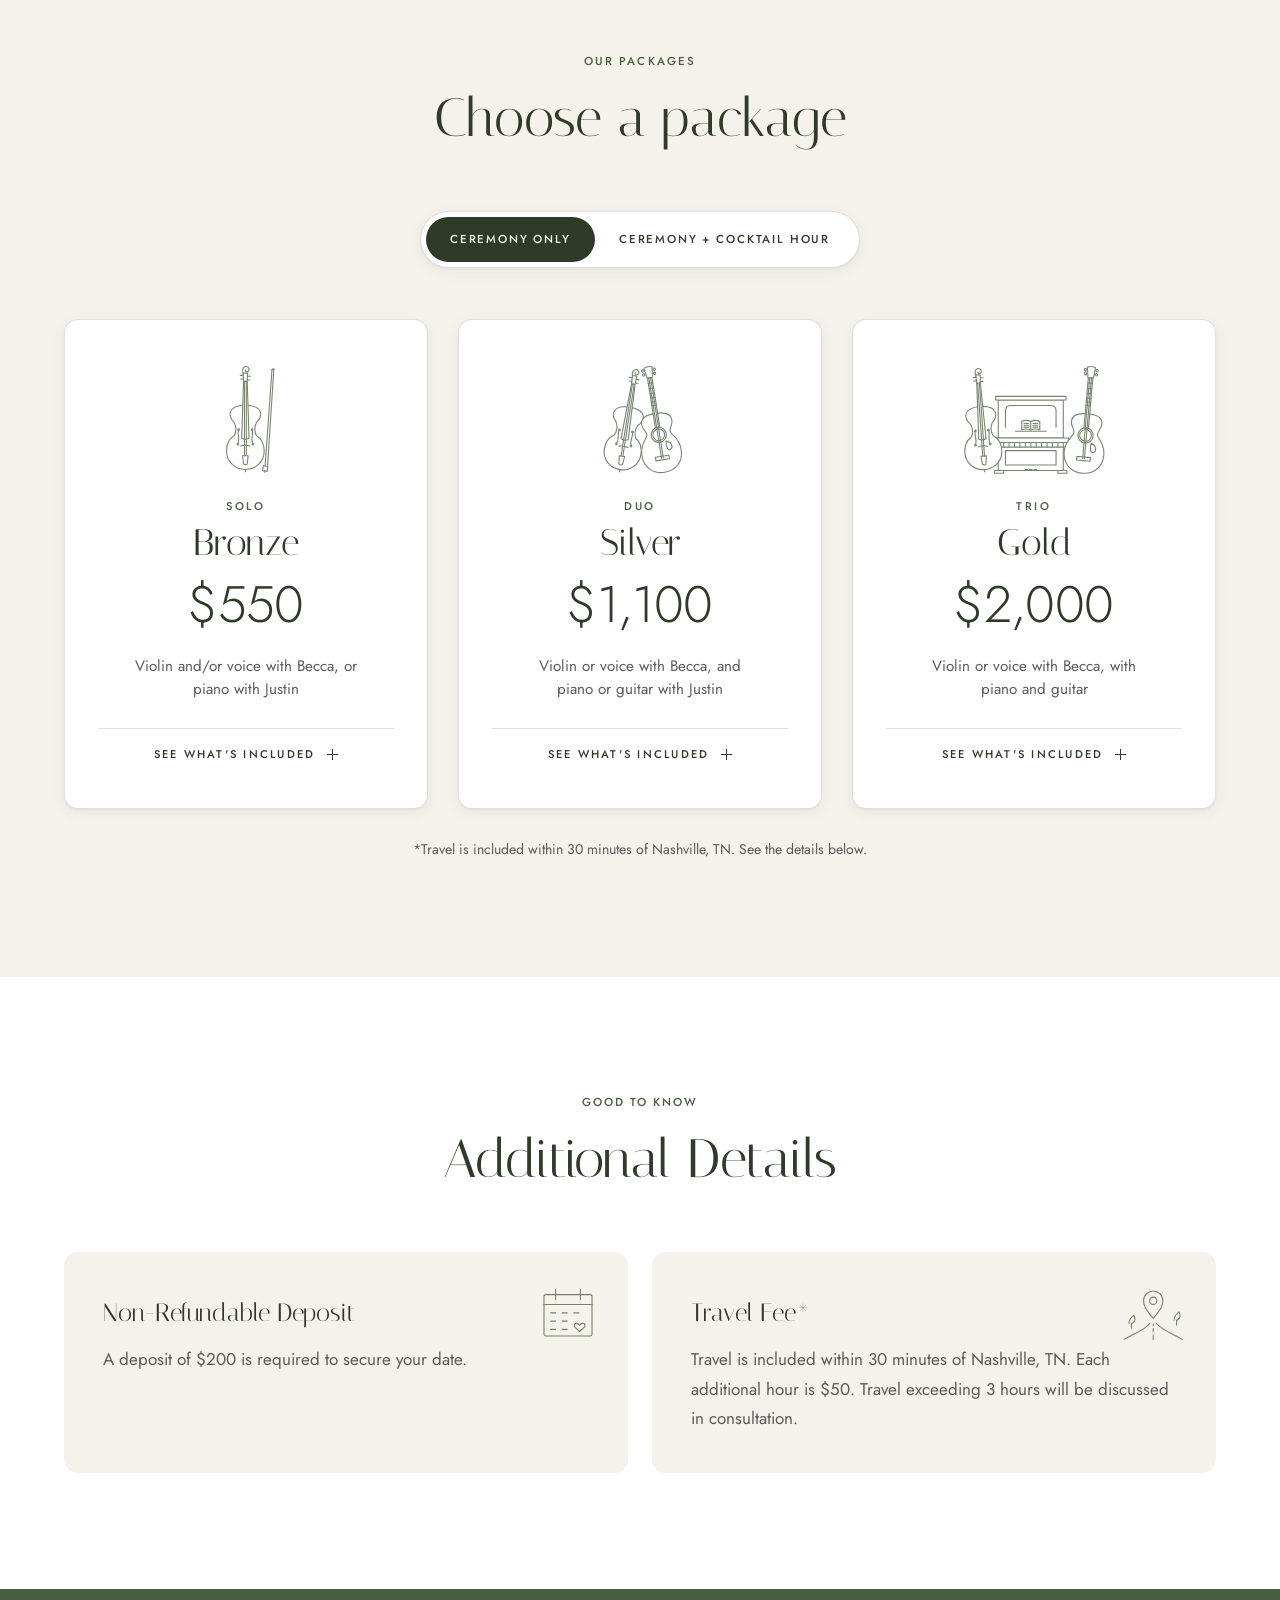
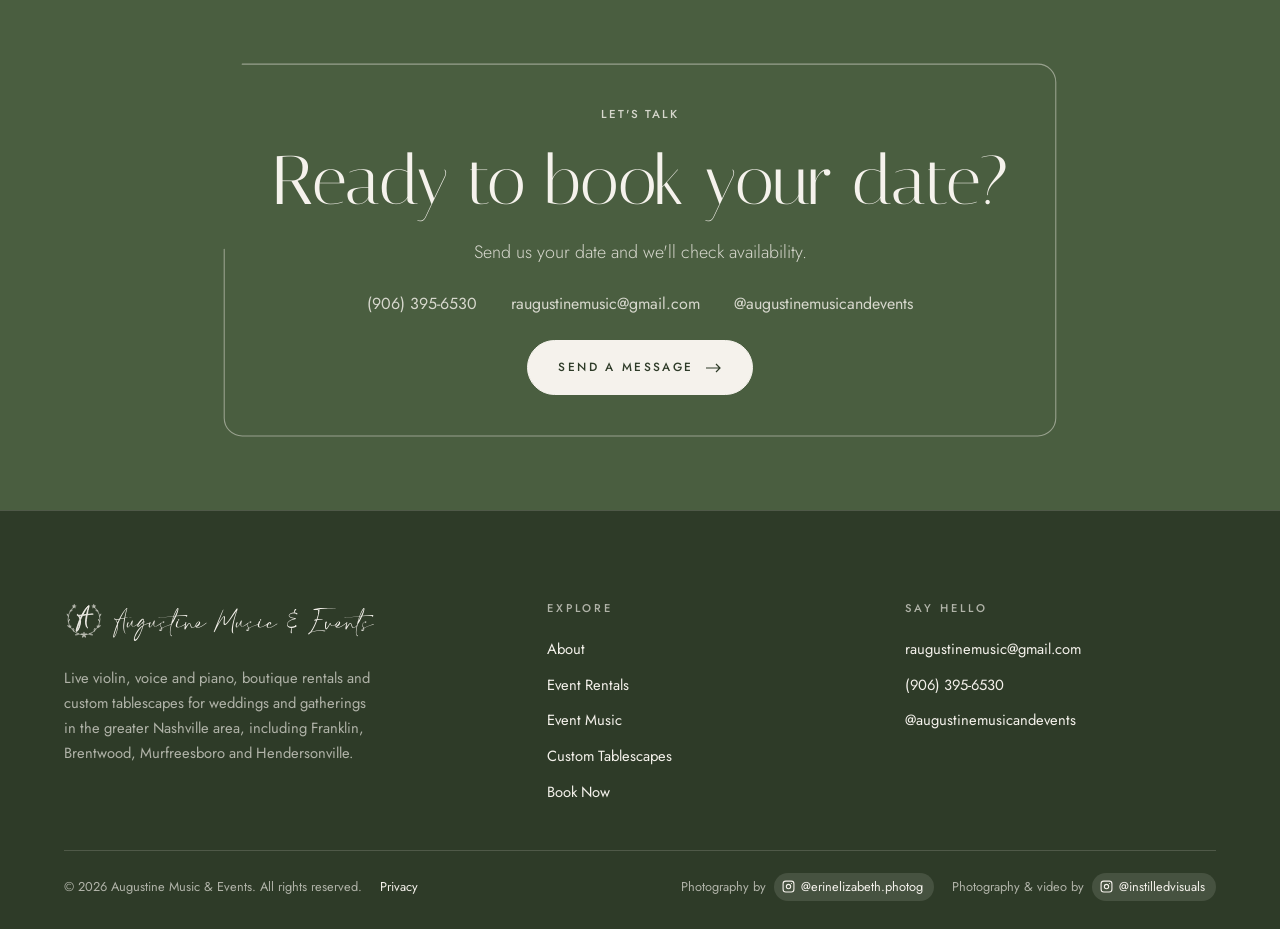
<file: event-music.html>
<!DOCTYPE html>
<html lang="en" data-meta-category="Music">
<head>
  <meta charset="UTF-8" />
  <meta name="viewport" content="width=device-width, initial-scale=1.0" />
  <title>Nashville Wedding Violinist &amp; Ceremony Music | Augustine Music &amp; Events</title>
  <meta name="description" content="Live violin and vocal music for ceremonies, cocktail hours and receptions, with packages for weddings and events near Nashville, TN." />
  <link rel="canonical" href="https://augustineevents.com/event-music" />
  <link rel="icon" href="favicon.svg" type="image/svg+xml" />
  <meta property="og:type" content="website" />
  <meta property="og:site_name" content="Augustine Music &amp; Events" />
  <meta property="og:title" content="Nashville Wedding Violinist & Ceremony Music | Augustine Music & Events" />
  <meta property="og:description" content="Live violin and vocal music for ceremonies, cocktail hours and receptions, with packages for weddings and events near Nashville, TN." />
  <meta property="og:url" content="https://augustineevents.com/event-music" />
  <meta property="og:image" content="https://augustineevents.com/og-image.jpg" />
  <meta property="og:image:width" content="1200" />
  <meta property="og:image:height" content="630" />
  <meta property="og:image:alt" content="A candlelit wedding reception table set with glassware, greenery and white florals." />
  <meta name="twitter:card" content="summary_large_image" />
  <meta name="twitter:title" content="Nashville Wedding Violinist & Ceremony Music | Augustine Music & Events" />
  <meta name="twitter:description" content="Live violin and vocal music for ceremonies, cocktail hours and receptions, with packages for weddings and events near Nashville, TN." />
  <meta name="twitter:image" content="https://augustineevents.com/og-image.jpg" />
  <link rel="preconnect" href="https://fonts.googleapis.com" />
  <link rel="preconnect" href="https://fonts.gstatic.com" crossorigin />
  <link href="https://fonts.googleapis.com/css2?family=Italiana&family=Jost:wght@300;400;500&display=swap" rel="stylesheet" />
  <link rel="stylesheet" href="css/site.css" />
  <script>
    // Reveal animations hide content until it scrolls into view. Only do that
    // once js/site.js is running; if it never starts, show everything.
    document.documentElement.classList.add('reveal-ready');
    setTimeout(function () { if (!window.__siteReady) document.documentElement.classList.remove('reveal-ready'); }, 2500);
  </script>
  <script src="js/site.js" defer></script>
  <script src="js/packages.js" defer></script>
  <style>
    .options-grid { display: grid; grid-template-columns: repeat(2, minmax(0, 1fr)); gap: clamp(20px, 3vw, 36px); }
    .option-card { padding: clamp(30px, 3.6vw, 48px); display: grid; gap: 16px; align-content: start; }
    .option-card h3 { font-size: clamp(1.8rem, 2.6vw, 2.2rem); font-weight: 400; }
    /* Each option's line drawing sits in the card's top corner, clear of the heading. */
    .option-card { position: relative; }
    .option-card h3 { padding-right: 116px; }
    .option-art { position: absolute; top: clamp(22px, 2.8vw, 36px); right: clamp(22px, 2.8vw, 36px); height: 72px; width: auto; }
    .option-card .note { color: var(--muted); }
    .option-list { list-style: none; display: grid; gap: 14px; border-top: 1px solid var(--line); padding-top: 18px; }
    .option-list li { color: var(--muted); padding-left: 26px; position: relative; }
    .option-list li::before { content: ''; position: absolute; left: 0; top: 0.72em; width: 12px; height: 1px; background: var(--green); }
    .option-list strong { color: var(--green-dark); font-weight: 500; }

    /* ── packages: a segmented switch between the two sets ── */
    .tabs { position: relative; display: inline-flex; padding: 5px; border-radius: 999px; background: var(--white); border: 1px solid var(--line); box-shadow: var(--shadow-sm); margin-bottom: clamp(36px, 4vw, 56px); }
    .tabs [role="tab"] {
      position: relative; z-index: 1; border: 0; background: none; cursor: pointer;
      padding: 12px 24px; border-radius: 999px; font-size: 0.72rem; font-weight: 500; letter-spacing: 0.16em; text-transform: uppercase;
      color: var(--green-dark); transition: color 0.45s var(--ease);
    }
    .tabs [role="tab"][aria-selected="true"] { color: var(--cream); }
    .tab-indicator { position: absolute; top: 5px; bottom: 5px; left: 0; border-radius: 999px; background: var(--green-dark); transition: transform 0.6s var(--ease-out), width 0.6s var(--ease-out); }
    /* Without the script both sets simply show, one after the other. */
    .tabs:not(.tabs-ready) { display: none; }
    .pkg-group h3.group-title { text-align: center; font-size: 1.6rem; margin-bottom: 24px; }
    .tabs-ready ~ .pkg-group h3.group-title { display: none; }
    .pkg-group + .pkg-group { margin-top: 56px; }
    .tabs-ready ~ .pkg-group + .pkg-group { margin-top: 0; }
    @keyframes panelIn { from { opacity: 0; transform: translateY(14px); } to { opacity: 1; transform: none; } }
    .panel-in .pkg-card { animation: panelIn 0.7s var(--ease-out) both; }
    .panel-in .pkg-card:nth-child(2) { animation-delay: 0.08s; }
    .panel-in .pkg-card:nth-child(3) { animation-delay: 0.16s; }

    .pkg-cards { display: grid; grid-template-columns: repeat(3, minmax(0, 1fr)); gap: clamp(18px, 2.4vw, 30px); align-items: stretch; }
    .pkg-card {
      display: flex; flex-direction: column; align-items: center; text-align: center; gap: 6px;
      padding: clamp(32px, 3.4vw, 44px) clamp(24px, 2.6vw, 34px);
      background: var(--white); border: 1px solid var(--line); border-radius: var(--radius-lg); box-shadow: var(--shadow-sm);
      transition: transform 0.6s var(--ease-out), box-shadow 0.6s var(--ease-out);
    }
    .pkg-card:hover { transform: translateY(-6px); box-shadow: var(--shadow-md); }
    .pkg-card.featured, .pkg-card.is-selected { background: var(--green-dark); border-color: var(--green-dark); color: var(--on-dark); }
    .pkg-tier { font-size: 0.7rem; font-weight: 500; letter-spacing: 0.26em; text-transform: uppercase; color: var(--green); }
    .pkg-card.featured .pkg-tier, .pkg-card.is-selected .pkg-tier { color: var(--on-dark-muted); }
    .pkg-name { font-family: var(--serif); font-size: 2.3rem; font-weight: 400; line-height: 1.1; color: var(--green-dark); }
    .pkg-card.featured .pkg-name, .pkg-card.is-selected .pkg-name { color: var(--cream); }
    .pkg-price { font-family: var(--serif); font-size: 3.2rem; font-weight: 300; line-height: 1; color: var(--green-dark); margin: 10px 0 18px; }
    .pkg-card.featured .pkg-price, .pkg-card.is-selected .pkg-price { color: var(--cream); }
    .pkg-includes { list-style: none; width: 100%; display: grid; gap: 0; margin-bottom: 26px; flex: 1; align-content: start; }
    .pkg-includes li { padding: 11px 0; border-top: 1px solid var(--line); color: var(--muted); font-size: 0.95rem; }
    .pkg-card.featured .pkg-includes li { border-color: var(--line-on-dark); color: var(--on-dark); }
    /* Package cards are buttons: choosing one opens #pkg-detail (js/packages.js). */
    .pkg-card, .pkg-detail-inner { --art-bg: var(--white); }
    .pkg-card.featured, .pkg-card.is-selected { --art-bg: var(--green-dark); }
    button.pkg-card { position: relative; width: 100%; font: inherit; color: inherit; cursor: pointer; }
    button.pkg-card:focus-visible { outline: 2px solid var(--green); outline-offset: 4px; }
    .pkg-ensemble { display: flex; align-items: flex-end; justify-content: center; height: 112px; margin-bottom: 16px; }
    .pkg-ensemble .line-art { height: 100%; width: auto; }
    .pkg-summary { color: var(--muted); font-size: 0.95rem; line-height: 1.55; max-width: 26ch; flex: 1; margin-bottom: 20px; }
    .pkg-more { display: none; }
    .pkg-ready .pkg-more {
      display: flex; align-items: center; justify-content: center; gap: 12px; width: 100%; padding-top: 16px; border-top: 1px solid var(--line);
      font-size: 0.7rem; font-weight: 500; letter-spacing: 0.2em; text-transform: uppercase; color: var(--green-dark);
    }
    .pkg-plus { position: relative; width: 11px; height: 11px; transition: transform 0.45s var(--ease-out); }
    .pkg-plus::before, .pkg-plus::after { content: ''; position: absolute; left: 0; top: 5px; width: 11px; height: 1px; background: currentColor; }
    .pkg-plus::after { transform: rotate(90deg); }
    .pkg-card:hover .pkg-plus { transform: rotate(90deg); }
    .pkg-card.is-selected .pkg-plus { transform: rotate(45deg); }
    .pkg-card.featured .pkg-summary, .pkg-card.is-selected .pkg-summary { color: var(--on-dark); }
    .pkg-card.is-selected .pkg-more { color: var(--cream); border-color: var(--line-on-dark); }
    .pkg-card.featured .line-art, .pkg-card.is-selected .line-art { color: var(--cream); }
    /* A notch under the chosen card, pointing at its details. */
    .pkg-card.is-selected::after {
      content: ''; position: absolute; left: 50%; bottom: -9px; width: 18px; height: 18px;
      background: var(--green-dark); transform: translateX(-50%) rotate(45deg); border-radius: 0 0 3px 0;
    }

    .pkg-detail { width: 100%; margin-top: 30px; }
    .pkg-detail.is-open .pkg-detail-inner { animation: detailIn 0.6s var(--ease-out) both; }
    @keyframes detailIn { from { opacity: 0; transform: translateY(-12px); } to { opacity: 1; transform: none; } }
    .pkg-detail-inner {
      text-align: left; background: var(--white); border: 1px solid var(--line); border-radius: var(--radius-lg);
      box-shadow: var(--shadow-md); padding: clamp(26px, 3.4vw, 48px);
    }
    .pkg-detail-head {
      display: flex; flex-wrap: wrap; justify-content: space-between; align-items: flex-end; gap: 18px 28px;
      padding-bottom: 24px; margin-bottom: 30px; border-bottom: 1px solid var(--line);
    }
    .pkg-detail-head .eyebrow { margin-bottom: 8px; }
    .pkg-detail-name { font-family: var(--serif); font-size: clamp(2.1rem, 3.2vw, 2.8rem); font-weight: 400; line-height: 1.1; color: var(--green-dark); }
    .pkg-detail-price { font-weight: 300; color: var(--green); margin-left: 10px; }
    .pkg-detail-cols { display: grid; grid-template-columns: repeat(3, minmax(0, 1fr)); gap: clamp(26px, 3.4vw, 48px); }
    .pkg-col-art { display: flex; align-items: flex-end; gap: 4px; height: 76px; margin-bottom: 16px; }
    .pkg-col-art .line-art { height: 100%; width: auto; }
    .pkg-col h4 { font-family: var(--serif); font-size: 1.4rem; font-weight: 500; color: var(--green-dark); margin-bottom: 10px; }
    .pkg-col * + h4 { margin-top: 26px; }
    .pkg-col ul { list-style: none; }
    .pkg-col ul li { padding: 10px 0; border-top: 1px solid var(--line); color: var(--muted); font-size: 0.95rem; }
    .pkg-col p { color: var(--muted); font-size: 0.95rem; }
    .pkg-timeline { list-style: none; position: relative; padding-left: 24px; }
    .pkg-timeline::before { content: ''; position: absolute; left: 4px; top: 12px; bottom: 22px; width: 1px; background: var(--line-strong); }
    .pkg-timeline li { position: relative; padding: 6px 0 10px; display: grid; gap: 2px; }
    .pkg-timeline li::before {
      content: ''; position: absolute; left: -24px; top: 11px; width: 9px; height: 9px; border-radius: 50%;
      border: 1px solid var(--green); background: var(--white);
    }
    .pkg-timeline strong { font-weight: 500; color: var(--green-dark); font-size: 0.95rem; }
    .pkg-timeline span { color: var(--muted); font-size: 0.9rem; }
    .pkg-note { margin-top: 12px; font-size: 0.92rem; font-style: italic; }
    @media (max-width: 900px) {
      .pkg-detail { margin-top: 4px; margin-bottom: 8px; }
      .pkg-detail-cols { grid-template-columns: 1fr; }
    }

    .pkg-footnote { text-align: center; margin-top: 28px; color: var(--muted); font-size: 0.88rem; }

    .details .detail-item { background: var(--cream); border-color: transparent; box-shadow: none; }

    @media (max-width: 900px) {
      .pkg-cards { grid-template-columns: 1fr; max-width: 440px; margin-inline: auto; }
    }
    @media (max-width: 760px) {
      .options-grid { grid-template-columns: 1fr; }
      .tabs [role="tab"] { padding: 11px 16px; font-size: 0.64rem; letter-spacing: 0.12em; }
    }
  </style>
  <!-- Business details for search engines (schema.org). Same block on every page; keep in step with the footer. -->
  <script type="application/ld+json">
  {
   "@context": "https://schema.org",
   "@type": "LocalBusiness",
   "@id": "https://augustineevents.com/#business",
   "name": "Augustine Music & Events",
   "url": "https://augustineevents.com/",
   "image": "https://augustineevents.com/og-image.jpg",
   "logo": "https://augustineevents.com/favicon.svg",
   "description": "Live wedding and event music with Becca Augustine, a boutique event rental collection and full-service custom tablescapes near Nashville, Tennessee.",
   "telephone": "+1-906-395-6530",
   "email": "raugustinemusic@gmail.com",
   "priceRange": "$$",
   "address": {
    "@type": "PostalAddress",
    "addressLocality": "Nashville",
    "addressRegion": "TN",
    "addressCountry": "US"
   },
   "areaServed": [
    {
     "@type": "City",
     "name": "Nashville, TN"
    },
    {
     "@type": "City",
     "name": "Franklin, TN"
    },
    {
     "@type": "City",
     "name": "Brentwood, TN"
    },
    {
     "@type": "City",
     "name": "Murfreesboro, TN"
    },
    {
     "@type": "City",
     "name": "Hendersonville, TN"
    }
   ],
   "founder": {
    "@type": "Person",
    "name": "Becca Augustine"
   },
   "sameAs": [
    "https://www.instagram.com/augustinemusicandevents",
    "https://www.facebook.com/1188343811028449",
    "https://www.weddingwire.com/biz/rebecca-augustine/39ca9b00a243d09a.html",
    "https://www.theknot.com/marketplace/rebecca-augustine-nashville-tn-2091142"
   ],
   "makesOffer": [
    {
     "@type": "Offer",
     "url": "https://augustineevents.com/event-music",
     "priceSpecification": {
      "@type": "PriceSpecification",
      "minPrice": 550,
      "priceCurrency": "USD"
     },
     "itemOffered": {
      "@type": "Service",
      "name": "Live wedding and event music",
      "serviceType": "Wedding violinist",
      "description": "Violin and voice with Becca, piano or guitar with Justin, in solo, duo and trio packages for ceremonies, cocktail hours and receptions."
     }
    },
    {
     "@type": "Offer",
     "url": "https://augustineevents.com/custom-tablescapes",
     "priceSpecification": {
      "@type": "PriceSpecification",
      "minPrice": 500,
      "priceCurrency": "USD"
     },
     "itemOffered": {
      "@type": "Service",
      "name": "Custom tablescapes",
      "serviceType": "Tablescape design",
      "description": "Full-service custom tablescapes for 2 to 25 guests: design, sourcing, setup and teardown."
     }
    },
    {
     "@type": "Offer",
     "url": "https://augustineevents.com/event-rentals",
     "itemOffered": {
      "@type": "Service",
      "name": "Event rentals",
      "serviceType": "Party equipment rental",
      "description": "Brass candlesticks and candelabras, tableware, toile linens, chandeliers, florals and lawn games."
     }
    }
   ]
  }
  </script>
  <!-- Meta Pixel: identical on every page, just before </head>. The ID is on two
       lines here (PIXEL_ID and the noscript image). See CLAUDE.md "Meta Pixel". -->
  <script>
    (function () {
      var PIXEL_ID = '3496689010498212';
      // Every Pixel event on the site goes through metaTrack, so a blocked or
      // missing Pixel is a silent no-op. Never pass it names, emails, phone
      // numbers or any form field values.
      window.metaTrack = function (event, params) {
        try { if (typeof window.fbq === 'function') window.fbq('track', event, params || {}); } catch (e) {}
      };
      if (!/^\d+$/.test(PIXEL_ID)) return; // not configured yet: load nothing
      !function(f,b,e,v,n,t,s){if(f.fbq)return;n=f.fbq=function(){n.callMethod?
      n.callMethod.apply(n,arguments):n.queue.push(arguments)};if(!f._fbq)f._fbq=n;
      n.push=n;n.loaded=!0;n.version='2.0';n.queue=[];t=b.createElement(e);t.async=!0;
      t.src=v;s=b.getElementsByTagName(e)[0];s.parentNode.insertBefore(t,s)}(window,
      document,'script','https://connect.facebook.net/en_US/fbevents.js');
      // Only the events we send: no automatic button-click or page-metadata collection.
      fbq('set', 'autoConfig', false, PIXEL_ID);
      fbq('init', PIXEL_ID);
      fbq('track', 'PageView');
      // Pages that are a catalog say so on <html data-meta-category="...">.
      var category = document.documentElement.getAttribute('data-meta-category');
      if (category) fbq('track', 'ViewContent', { content_category: category });
    })();
  </script>
  <noscript><img height="1" width="1" style="display:none" alt="" src="https://www.facebook.com/tr?id=3496689010498212&amp;ev=PageView&amp;noscript=1" /></noscript>
  <!-- End Meta Pixel -->
</head>
<body>
  <a class="skip-link" href="#main">Skip to content</a>

  <header class="site-header">
    <a href="index.html" class="brand" aria-label="Augustine Music and Events, home">
      <svg class="brand-mark" viewBox="0 0 64 64" aria-hidden="true" focusable="false"><g class="mark-wreath" opacity="0.72"><g fill="none" stroke="currentColor" stroke-width="1.2" stroke-linecap="round" stroke-linejoin="round"><path d="M16.3 11.91 A25.5 25.5 0 0 0 32 57.5"/><path d="M47.7 11.91 A25.5 25.5 0 0 1 32 57.5"/><g fill="currentColor" fill-opacity="0.18"><path d="M23.28 55.96 Q20.19 54.92 18.08 57.41 Q21.17 58.45 23.28 55.96"/><path d="M15.61 51.53 Q16.65 48.63 14.33 46.6 Q13.29 49.5 15.61 51.53"/><path d="M9.92 44.75 Q8.41 42.27 5.55 42.76 Q7.06 45.24 9.92 44.75"/><path d="M6.89 36.43 Q9.24 35.06 8.83 32.37 Q6.48 33.74 6.89 36.43"/><path d="M6.89 27.57 Q7.27 25.06 5.08 23.78 Q4.69 26.29 6.89 27.57"/><path d="M9.92 19.25 Q12.24 19.65 13.47 17.63 Q11.14 17.24 9.92 19.25"/><path d="M15.61 12.47 Q17.24 11.03 16.51 8.98 Q14.87 10.42 15.61 12.47"/><path d="M40.72 55.96 Q42.83 58.45 45.92 57.41 Q43.81 54.92 40.72 55.96"/><path d="M48.39 51.53 Q50.71 49.5 49.67 46.6 Q47.35 48.63 48.39 51.53"/><path d="M54.08 44.75 Q56.94 45.24 58.45 42.76 Q55.59 42.27 54.08 44.75"/><path d="M57.11 36.43 Q57.52 33.74 55.17 32.37 Q54.76 35.06 57.11 36.43"/><path d="M57.11 27.57 Q59.31 26.29 58.92 23.78 Q56.73 25.06 57.11 27.57"/><path d="M54.08 19.25 Q52.86 17.24 50.53 17.63 Q51.76 19.65 54.08 19.25"/><path d="M48.39 12.47 Q49.13 10.42 47.49 8.98 Q46.76 11.03 48.39 12.47"/></g></g><g fill="currentColor" stroke="none"><g transform="translate(32 57.5) scale(0.62)"><path transform="rotate(0)" d="M0 0 C -2.6 -2.4 -2.6 -6.8 0 -8.4 C 2.6 -6.8 2.6 -2.4 0 0 Z"/><path transform="rotate(72)" d="M0 0 C -2.6 -2.4 -2.6 -6.8 0 -8.4 C 2.6 -6.8 2.6 -2.4 0 0 Z"/><path transform="rotate(144)" d="M0 0 C -2.6 -2.4 -2.6 -6.8 0 -8.4 C 2.6 -6.8 2.6 -2.4 0 0 Z"/><path transform="rotate(216)" d="M0 0 C -2.6 -2.4 -2.6 -6.8 0 -8.4 C 2.6 -6.8 2.6 -2.4 0 0 Z"/><path transform="rotate(288)" d="M0 0 C -2.6 -2.4 -2.6 -6.8 0 -8.4 C 2.6 -6.8 2.6 -2.4 0 0 Z"/><circle r="1.5"/></g><g transform="translate(16.3 11.91) scale(0.434)"><path transform="rotate(0)" d="M0 0 C -2.6 -2.4 -2.6 -6.8 0 -8.4 C 2.6 -6.8 2.6 -2.4 0 0 Z"/><path transform="rotate(72)" d="M0 0 C -2.6 -2.4 -2.6 -6.8 0 -8.4 C 2.6 -6.8 2.6 -2.4 0 0 Z"/><path transform="rotate(144)" d="M0 0 C -2.6 -2.4 -2.6 -6.8 0 -8.4 C 2.6 -6.8 2.6 -2.4 0 0 Z"/><path transform="rotate(216)" d="M0 0 C -2.6 -2.4 -2.6 -6.8 0 -8.4 C 2.6 -6.8 2.6 -2.4 0 0 Z"/><path transform="rotate(288)" d="M0 0 C -2.6 -2.4 -2.6 -6.8 0 -8.4 C 2.6 -6.8 2.6 -2.4 0 0 Z"/><circle r="1.5"/></g><g transform="translate(47.7 11.91) scale(0.434)"><path transform="rotate(0)" d="M0 0 C -2.6 -2.4 -2.6 -6.8 0 -8.4 C 2.6 -6.8 2.6 -2.4 0 0 Z"/><path transform="rotate(72)" d="M0 0 C -2.6 -2.4 -2.6 -6.8 0 -8.4 C 2.6 -6.8 2.6 -2.4 0 0 Z"/><path transform="rotate(144)" d="M0 0 C -2.6 -2.4 -2.6 -6.8 0 -8.4 C 2.6 -6.8 2.6 -2.4 0 0 Z"/><path transform="rotate(216)" d="M0 0 C -2.6 -2.4 -2.6 -6.8 0 -8.4 C 2.6 -6.8 2.6 -2.4 0 0 Z"/><path transform="rotate(288)" d="M0 0 C -2.6 -2.4 -2.6 -6.8 0 -8.4 C 2.6 -6.8 2.6 -2.4 0 0 Z"/><circle r="1.5"/></g><g transform="translate(9.48 43.97) scale(0.3224)"><path transform="rotate(0)" d="M0 0 C -2.6 -2.4 -2.6 -6.8 0 -8.4 C 2.6 -6.8 2.6 -2.4 0 0 Z"/><path transform="rotate(72)" d="M0 0 C -2.6 -2.4 -2.6 -6.8 0 -8.4 C 2.6 -6.8 2.6 -2.4 0 0 Z"/><path transform="rotate(144)" d="M0 0 C -2.6 -2.4 -2.6 -6.8 0 -8.4 C 2.6 -6.8 2.6 -2.4 0 0 Z"/><path transform="rotate(216)" d="M0 0 C -2.6 -2.4 -2.6 -6.8 0 -8.4 C 2.6 -6.8 2.6 -2.4 0 0 Z"/><path transform="rotate(288)" d="M0 0 C -2.6 -2.4 -2.6 -6.8 0 -8.4 C 2.6 -6.8 2.6 -2.4 0 0 Z"/><circle r="1.5"/></g><g transform="translate(54.52 43.97) scale(0.3224)"><path transform="rotate(0)" d="M0 0 C -2.6 -2.4 -2.6 -6.8 0 -8.4 C 2.6 -6.8 2.6 -2.4 0 0 Z"/><path transform="rotate(72)" d="M0 0 C -2.6 -2.4 -2.6 -6.8 0 -8.4 C 2.6 -6.8 2.6 -2.4 0 0 Z"/><path transform="rotate(144)" d="M0 0 C -2.6 -2.4 -2.6 -6.8 0 -8.4 C 2.6 -6.8 2.6 -2.4 0 0 Z"/><path transform="rotate(216)" d="M0 0 C -2.6 -2.4 -2.6 -6.8 0 -8.4 C 2.6 -6.8 2.6 -2.4 0 0 Z"/><path transform="rotate(288)" d="M0 0 C -2.6 -2.4 -2.6 -6.8 0 -8.4 C 2.6 -6.8 2.6 -2.4 0 0 Z"/><circle r="1.5"/></g></g></g><g transform="translate(23.67 42.27) scale(0.04 -0.04)"><path d="M561 459Q567 459 569.5 458.0Q572 457 578 453Q574 452 571.5 451.0Q569 450 567 450Q555 449 542.5 448.5Q530 448 517 447Q500 445 482.5 443.0Q465 441 448 439Q430 437 412.5 435.0Q395 433 377 431Q368 430 358.5 429.0Q349 428 339 426Q333 393 327.0 360.5Q321 328 316 294Q305 232 301 170Q297 122 299.5 75.0Q302 28 315 -19Q319 -30 323.0 -40.0Q327 -50 331 -61Q340 -81 358 -90Q360 -91 360.0 -91.5Q360 -92 362 -93Q358 -99 349 -97Q342 -94 335 -89Q322 -79 313 -64Q303 -48 297.0 -31.0Q291 -14 286 4Q275 46 271.0 89.0Q267 132 269 175Q271 213 276.0 251.0Q281 289 287 327Q292 350 296.5 374.0Q301 398 306 421Q301 421 298 420Q281 418 262.5 415.0Q244 412 226 409Q207 407 188.5 403.5Q170 400 151 398Q130 356 110.5 314.0Q91 272 72 229Q70 225 69.0 222.0Q68 219 69 214Q73 176 70.5 138.5Q68 101 60 63Q49 -2 27.5 -62.0Q6 -122 -26 -179Q-32 -190 -39.5 -201.5Q-47 -213 -55 -224Q-63 -237 -77 -239H-91Q-104 -236 -105 -224Q-105 -215 -105.0 -206.0Q-105 -197 -103 -189Q-96 -145 -83.0 -102.5Q-70 -60 -56 -18Q-15 113 40 244Q43 252 41 262Q33 296 17.5 327.0Q2 358 -18 386Q-23 386 -26.5 386.5Q-30 387 -35 388Q-43 390 -48 392Q-62 399 -65.0 411.0Q-68 423 -59 435Q-53 442 -41 440Q-38 440 -35 437L-34 436Q-34 435 -33 435H-34Q-32 431 -32 428V424V423Q-32 422 -31 421Q-30 419 -27 416Q-25 414 -23.5 411.5Q-22 409 -20 407H-14Q-4 407 6.5 406.5Q17 406 27 407Q50 409 73.0 411.5Q96 414 119 416Q171 518 234.5 613.5Q298 709 382 787Q387 791 391.5 794.0Q396 797 403 797Q418 797 417 781Q416 776 415.0 770.0Q414 764 412 758Q366 603 343 442Q353 443 363.0 444.0Q373 445 383 447Q401 448 419.0 449.5Q437 451 454 453Q460 454 466.5 454.5Q473 455 479 455L530 458Q538 458 545.5 458.5Q553 459 561 459ZM48 125Q50 137 50.0 149.0Q50 161 51 173H48Q48 171 46 167Q21 105 -1.5 43.5Q-24 -18 -44 -81Q-52 -108 -59.5 -135.5Q-67 -163 -72 -191Q-74 -196 -74.0 -201.5Q-74 -207 -75 -212Q-71 -212 -71 -210Q-66 -204 -61.5 -198.0Q-57 -192 -53 -186Q-31 -152 -15.0 -116.5Q1 -81 14 -44Q40 37 48 125ZM61 295Q72 320 83.5 344.5Q95 369 107 392Q98 390 89.0 390.0Q80 390 71 388Q54 385 36.5 384.5Q19 384 1 384Q11 372 20 356Q30 341 37.5 325.5Q45 310 52 293Q53 291 53.5 289.0Q54 287 56 282Q59 291 61 295ZM309 438Q319 482 328.0 522.0Q337 562 346.5 601.0Q356 640 366.5 680.0Q377 720 391 764Q394 770 394 776Q394 777 393 778L384 769Q316 694 264.5 607.5Q213 521 162 421Q174 423 186.5 424.0Q199 425 211 427Q234 429 257.0 432.5Q280 436 303 438Z" fill="currentColor" stroke="currentColor" stroke-width="33.67" stroke-linejoin="round"/></g></svg>
      <span class="brand-name">Augustine Music &amp; Events</span>
    </a>
    <nav class="site-nav" aria-label="Main">
      <ul class="nav-links" id="navLinks">
        <li><a href="about.html">About</a></li>
        <li><a href="event-rentals.html">Event Rentals</a></li>
        <li><a href="event-music.html" aria-current="page">Event Music</a></li>
        <li><a href="custom-tablescapes.html">Custom Tablescapes</a></li>
        <li><a href="contact.html" class="nav-cta">Book Now</a></li>
      </ul>
    </nav>
    <button class="nav-toggle" id="navToggle" type="button" aria-label="Open menu" aria-expanded="false" aria-controls="navLinks"><span></span><span></span></button>
  </header>

  <main id="main">
    <section class="page-hero" data-vine-notes>
      <div class="wrap">
        <div class="page-hero-text">
          <p class="eyebrow rise" style="--d:0">Live Musicians</p>
          <h1 class="display rise" style="--d:1">Event Music</h1>
          <div class="rise" style="--d:2"><p class="lede">Live violin, voice and piano for ceremonies, cocktail hours, proposals and private parties around Nashville.</p></div>
          <div class="btn-row rise" style="--d:3"><a href="#packages" class="btn">See Packages <svg class="arrow" viewBox="0 0 16 10" aria-hidden="true" focusable="false"><path d="M0 5h14M10 1l4 4-4 4" fill="none" stroke="currentColor" stroke-width="1.2"/></svg></a><a href="contact.html" class="btn btn-outline">Book a Date</a></div>
        </div>
        <figure class="arch is-framed reveal-clip">
          <img src="img/becca-violin-bw.webp" alt="Becca playing violin on stage, in black and white" width="860" height="738" fetchpriority="high" style="--ratio: 860 / 738;" />
        </figure>
      </div>
    </section>

    <section class="section bg-white">
      <div class="wrap">
        <div class="section-head center">
          <p class="eyebrow center fade-in">What we play</p>
          <h2 class="h2 fade-in">Music Options</h2>
        </div>
        <div class="options-grid" data-stagger>
          <div class="option-card card fade-in">
            <svg class="line-art option-art" viewBox="0 0 120 80" aria-hidden="true" focusable="false"><circle pathLength="1" cx="46" cy="50" r="21"/><circle pathLength="1" cx="46" cy="50" r="17.5"/><circle pathLength="1" cx="70" cy="46" r="21"/><circle pathLength="1" cx="70" cy="46" r="17.5"/><path pathLength="1" d="M64.5 21 L67 16.5 H73 L75.5 21 L70 27 Z"/><path pathLength="1" d="M64.5 21 H75.5"/><path pathLength="1" d="M67 16.5 L70 27 L73 16.5"/><path pathLength="1" d="M82 12 V19 M78.5 15.5 H85.5"/><ellipse pathLength="1" cx="13" cy="40" rx="3.8" ry="2.7" transform="rotate(-20 13 40)"/><path pathLength="1" d="M16.5 39 V16"/><path pathLength="1" d="M16.5 16 C 18.5 20.5, 23.5 21.5, 22.5 28"/><ellipse pathLength="1" cx="96" cy="38" rx="3.6" ry="2.6" transform="rotate(-20 96 38)"/><ellipse pathLength="1" cx="109" cy="34" rx="3.6" ry="2.6" transform="rotate(-20 109 34)"/><path pathLength="1" d="M99.4 37 V16"/><path pathLength="1" d="M112.4 33 V12"/><path pathLength="1" d="M99.4 16 L112.4 12"/><path pathLength="1" d="M99.4 20.5 L112.4 16.5"/></svg>
            <h3>Wedding Ceremony</h3>
            <p class="note">One of the unique features of our service is our commitment to learning up to four specific songs chosen by you. This ensures that your ceremony feels deeply personal and reflective of your journey as a couple. No request is too big or small!</p>
            <ul class="option-list">
              <li><strong>Prelude:</strong> 20 to 30 minutes of music while your guests are being seated</li>
              <li><strong>Processional:</strong> Bridal Party and Bride Entrance</li>
              <li><strong>Special Song / Unity Song:</strong> Optional</li>
              <li><strong>Recessional:</strong> Grand Exit</li>
            </ul>
          </div>
          <div class="option-card card fade-in">
            <svg class="line-art option-art" viewBox="0 0 120 86" aria-hidden="true" focusable="false"><g transform="translate(32 82) rotate(14)"><ellipse pathLength="1" cx="0" cy="-44" rx="17" ry="3"/><path pathLength="1" d="M-17 -44 C -16 -32, -8 -28, 0 -28 C 8 -28, 16 -32, 17 -44"/><path pathLength="1" d="M-13.5 -38.5 C -8 -36.5, 8 -36.5, 13.5 -38.5"/><path pathLength="1" d="M0 -28 V-2"/><ellipse pathLength="1" cx="0" cy="-1" rx="11" ry="2.2"/><path pathLength="1" d="M-12 -48 c 2 -4.5 6.5 -4.5 7.5 -1 c 1 3 -3 4.5 -4.5 1.2"/></g><g transform="translate(88 82) rotate(-14)"><ellipse pathLength="1" cx="0" cy="-44" rx="17" ry="3"/><path pathLength="1" d="M-17 -44 C -16 -32, -8 -28, 0 -28 C 8 -28, 16 -32, 17 -44"/><path pathLength="1" d="M-13.5 -38.5 C -8 -36.5, 8 -36.5, 13.5 -38.5"/><path pathLength="1" d="M0 -28 V-2"/><ellipse pathLength="1" cx="0" cy="-1" rx="11" ry="2.2"/><circle pathLength="1" cx="8" cy="-48" r="2.6"/><path pathLength="1" d="M8.6 -50.5 C 9.6 -55, 12.5 -57, 15 -58"/></g><path pathLength="1" d="M60 22 V30 M56 26 H64"/><path pathLength="1" d="M52.5 21 L55 23.5 M67.5 21 L65 23.5"/><ellipse pathLength="1" cx="24" cy="20" rx="3.4" ry="2.4" transform="rotate(-20 24 20)"/><path pathLength="1" d="M27.2 19 V2"/><path pathLength="1" d="M27.2 2 C 29 6, 33.5 7, 32.5 13"/></svg>
            <h3>Cocktail Hour</h3>
            <p class="note">The perfect backdrop for mingling and celebrating after the ceremony.</p>
            <ul class="option-list">
              <li>1 full hour of music in your choice of genre</li>
              <li>Classical, Hymns, Pop/Rock, Disney, and more</li>
            </ul>
          </div>
        </div>
      </div>
    </section>

    <section class="section bg-cream" id="packages">
      <div class="wrap" style="display: grid; justify-items: center;">
        <div class="section-head center">
          <p class="eyebrow center fade-in">Our Packages</p>
          <h2 class="h2 fade-in">Choose a package</h2>
        </div>
        <div class="tabs" data-tabs role="tablist" aria-label="Package type">
          <span class="tab-indicator" aria-hidden="true"></span>
          <button type="button" role="tab" id="tab-ceremony" aria-controls="panel-ceremony" aria-selected="true">Ceremony Only</button>
          <button type="button" role="tab" id="tab-cocktail" aria-controls="panel-cocktail" aria-selected="false">Ceremony + Cocktail Hour</button>
        </div>
        <div class="pkg-group" id="panel-ceremony" role="tabpanel" aria-labelledby="tab-ceremony" style="width: 100%;">
          <h3 class="group-title">Ceremony Only</h3>
          <div class="pkg-cards" data-stagger>
            <button type="button" class="pkg-card fade-in" data-package="Bronze" data-tier="Solo" data-coverage="ceremony" aria-expanded="false" aria-controls="pkg-detail">
              <span class="pkg-ensemble" aria-hidden="true"><svg class="line-art" data-art="ens-solo"></svg></span>
              <span class="pkg-tier">Solo</span>
              <span class="pkg-name">Bronze</span>
              <span class="pkg-price">$550</span>
              <span class="pkg-summary">Violin and/or voice with Becca, or piano with Justin</span>
              <span class="pkg-more">See what's included <span class="pkg-plus" aria-hidden="true"></span></span>
            </button>
            <button type="button" class="pkg-card featured fade-in" data-package="Silver" data-tier="Duo" data-coverage="ceremony" aria-expanded="false" aria-controls="pkg-detail">
              <span class="pkg-ensemble" aria-hidden="true"><svg class="line-art" data-art="ens-duo"></svg></span>
              <span class="pkg-tier">Duo</span>
              <span class="pkg-name">Silver</span>
              <span class="pkg-price">$1,100</span>
              <span class="pkg-summary">Violin or voice with Becca, and piano or guitar with Justin</span>
              <span class="pkg-more">See what's included <span class="pkg-plus" aria-hidden="true"></span></span>
            </button>
            <button type="button" class="pkg-card fade-in" data-package="Gold" data-tier="Trio" data-coverage="ceremony" aria-expanded="false" aria-controls="pkg-detail">
              <span class="pkg-ensemble" aria-hidden="true"><svg class="line-art" data-art="ens-trio"></svg></span>
              <span class="pkg-tier">Trio</span>
              <span class="pkg-name">Gold</span>
              <span class="pkg-price">$2,000</span>
              <span class="pkg-summary">Violin or voice with Becca, with piano and guitar</span>
              <span class="pkg-more">See what's included <span class="pkg-plus" aria-hidden="true"></span></span>
            </button>
          </div>
        </div>
        <div class="pkg-group" id="panel-cocktail" role="tabpanel" aria-labelledby="tab-cocktail" style="width: 100%;">
          <h3 class="group-title">Ceremony + Cocktail Hour</h3>
          <div class="pkg-cards" data-stagger>
            <button type="button" class="pkg-card fade-in" data-package="Emerald" data-tier="Solo" data-coverage="cocktail" aria-expanded="false" aria-controls="pkg-detail">
              <span class="pkg-ensemble" aria-hidden="true"><svg class="line-art" data-art="ens-solo"></svg></span>
              <span class="pkg-tier">Solo</span>
              <span class="pkg-name">Emerald</span>
              <span class="pkg-price">$750</span>
              <span class="pkg-summary">Violin and/or voice with Becca, or piano with Justin</span>
              <span class="pkg-more">See what's included <span class="pkg-plus" aria-hidden="true"></span></span>
            </button>
            <button type="button" class="pkg-card featured fade-in" data-package="Sapphire" data-tier="Duo" data-coverage="cocktail" aria-expanded="false" aria-controls="pkg-detail">
              <span class="pkg-ensemble" aria-hidden="true"><svg class="line-art" data-art="ens-duo"></svg></span>
              <span class="pkg-tier">Duo</span>
              <span class="pkg-name">Sapphire</span>
              <span class="pkg-price">$1,500</span>
              <span class="pkg-summary">Violin or voice with Becca, and piano or guitar with Justin</span>
              <span class="pkg-more">See what's included <span class="pkg-plus" aria-hidden="true"></span></span>
            </button>
            <button type="button" class="pkg-card fade-in" data-package="Diamond" data-tier="Trio" data-coverage="cocktail" aria-expanded="false" aria-controls="pkg-detail">
              <span class="pkg-ensemble" aria-hidden="true"><svg class="line-art" data-art="ens-trio"></svg></span>
              <span class="pkg-tier">Trio</span>
              <span class="pkg-name">Diamond</span>
              <span class="pkg-price">$2,500</span>
              <span class="pkg-summary">Violin or voice with Becca, with piano and guitar</span>
              <span class="pkg-more">See what's included <span class="pkg-plus" aria-hidden="true"></span></span>
            </button>
          </div>
        </div>
        <div class="pkg-detail" id="pkg-detail" role="region" aria-label="Package details" hidden></div>
        <p class="pkg-footnote fade-in">*Travel is included within 30 minutes of Nashville, TN. See the details below.</p>
      </div>
    </section>

    <section class="section bg-white details">
      <div class="wrap">
        <div class="section-head center">
          <p class="eyebrow center fade-in">Good to know</p>
          <h2 class="h2 fade-in">Additional Details</h2>
        </div>
        <div class="details-grid" data-stagger>
          <div class="detail-item card has-art fade-in">
            <span class="card-art" aria-hidden="true"><svg class="line-art" data-art="calendar"></svg></span>
            <h4>Non-Refundable Deposit</h4>
            <p>A deposit of $200 is required to secure your date.</p>
          </div>
          <div class="detail-item card has-art fade-in">
            <span class="card-art" aria-hidden="true"><svg class="line-art" data-art="road"></svg></span>
            <h4>Travel Fee*</h4>
            <p>Travel is included within 30 minutes of Nashville, TN. Each additional hour is $50. Travel exceeding 3 hours will be discussed in consultation.</p>
          </div>
        </div>
      </div>
    </section>

    <section class="section bg-green closing" data-vines data-vine-notes>
      <div class="botanical-watermark" data-botanical style="right: -60px; bottom: -80px;"></div>
      <div class="botanical-watermark" data-botanical style="left: -90px; top: -120px; transform: scaleX(-1) rotate(180deg);"></div>
      <div class="wrap-narrow">
        <p class="eyebrow center fade-in">Let's talk</p>
        <h2 class="display fade-in">Ready to book your date?</h2>
        <p class="lede fade-in">Send us your date and we'll check availability.</p>
        <div class="contact-row fade-in">
          <a href="tel:9063956530">(906) 395-6530</a>
          <a href="mailto:raugustinemusic@gmail.com">raugustinemusic@gmail.com</a>
          <a href="https://instagram.com/augustinemusicandevents" target="_blank" rel="noopener">@augustinemusicandevents</a>
        </div>
        <div class="btn-row fade-in">
          <a href="contact.html" class="btn btn-solid-light">Send a Message <svg class="arrow" viewBox="0 0 16 10" aria-hidden="true" focusable="false"><path d="M0 5h14M10 1l4 4-4 4" fill="none" stroke="currentColor" stroke-width="1.2"/></svg></a>
        </div>
      </div>
    </section>

  </main>

  <footer class="site-footer">
    <div class="wrap footer-top">
      <div class="footer-brand">
        <a href="index.html" class="brand" aria-label="Augustine Music and Events, home">
          <svg class="brand-mark" viewBox="0 0 64 64" aria-hidden="true" focusable="false"><g class="mark-wreath" opacity="0.72"><g fill="none" stroke="currentColor" stroke-width="1.2" stroke-linecap="round" stroke-linejoin="round"><path d="M16.3 11.91 A25.5 25.5 0 0 0 32 57.5"/><path d="M47.7 11.91 A25.5 25.5 0 0 1 32 57.5"/><g fill="currentColor" fill-opacity="0.18"><path d="M23.28 55.96 Q20.19 54.92 18.08 57.41 Q21.17 58.45 23.28 55.96"/><path d="M15.61 51.53 Q16.65 48.63 14.33 46.6 Q13.29 49.5 15.61 51.53"/><path d="M9.92 44.75 Q8.41 42.27 5.55 42.76 Q7.06 45.24 9.92 44.75"/><path d="M6.89 36.43 Q9.24 35.06 8.83 32.37 Q6.48 33.74 6.89 36.43"/><path d="M6.89 27.57 Q7.27 25.06 5.08 23.78 Q4.69 26.29 6.89 27.57"/><path d="M9.92 19.25 Q12.24 19.65 13.47 17.63 Q11.14 17.24 9.92 19.25"/><path d="M15.61 12.47 Q17.24 11.03 16.51 8.98 Q14.87 10.42 15.61 12.47"/><path d="M40.72 55.96 Q42.83 58.45 45.92 57.41 Q43.81 54.92 40.72 55.96"/><path d="M48.39 51.53 Q50.71 49.5 49.67 46.6 Q47.35 48.63 48.39 51.53"/><path d="M54.08 44.75 Q56.94 45.24 58.45 42.76 Q55.59 42.27 54.08 44.75"/><path d="M57.11 36.43 Q57.52 33.74 55.17 32.37 Q54.76 35.06 57.11 36.43"/><path d="M57.11 27.57 Q59.31 26.29 58.92 23.78 Q56.73 25.06 57.11 27.57"/><path d="M54.08 19.25 Q52.86 17.24 50.53 17.63 Q51.76 19.65 54.08 19.25"/><path d="M48.39 12.47 Q49.13 10.42 47.49 8.98 Q46.76 11.03 48.39 12.47"/></g></g><g fill="currentColor" stroke="none"><g transform="translate(32 57.5) scale(0.62)"><path transform="rotate(0)" d="M0 0 C -2.6 -2.4 -2.6 -6.8 0 -8.4 C 2.6 -6.8 2.6 -2.4 0 0 Z"/><path transform="rotate(72)" d="M0 0 C -2.6 -2.4 -2.6 -6.8 0 -8.4 C 2.6 -6.8 2.6 -2.4 0 0 Z"/><path transform="rotate(144)" d="M0 0 C -2.6 -2.4 -2.6 -6.8 0 -8.4 C 2.6 -6.8 2.6 -2.4 0 0 Z"/><path transform="rotate(216)" d="M0 0 C -2.6 -2.4 -2.6 -6.8 0 -8.4 C 2.6 -6.8 2.6 -2.4 0 0 Z"/><path transform="rotate(288)" d="M0 0 C -2.6 -2.4 -2.6 -6.8 0 -8.4 C 2.6 -6.8 2.6 -2.4 0 0 Z"/><circle r="1.5"/></g><g transform="translate(16.3 11.91) scale(0.434)"><path transform="rotate(0)" d="M0 0 C -2.6 -2.4 -2.6 -6.8 0 -8.4 C 2.6 -6.8 2.6 -2.4 0 0 Z"/><path transform="rotate(72)" d="M0 0 C -2.6 -2.4 -2.6 -6.8 0 -8.4 C 2.6 -6.8 2.6 -2.4 0 0 Z"/><path transform="rotate(144)" d="M0 0 C -2.6 -2.4 -2.6 -6.8 0 -8.4 C 2.6 -6.8 2.6 -2.4 0 0 Z"/><path transform="rotate(216)" d="M0 0 C -2.6 -2.4 -2.6 -6.8 0 -8.4 C 2.6 -6.8 2.6 -2.4 0 0 Z"/><path transform="rotate(288)" d="M0 0 C -2.6 -2.4 -2.6 -6.8 0 -8.4 C 2.6 -6.8 2.6 -2.4 0 0 Z"/><circle r="1.5"/></g><g transform="translate(47.7 11.91) scale(0.434)"><path transform="rotate(0)" d="M0 0 C -2.6 -2.4 -2.6 -6.8 0 -8.4 C 2.6 -6.8 2.6 -2.4 0 0 Z"/><path transform="rotate(72)" d="M0 0 C -2.6 -2.4 -2.6 -6.8 0 -8.4 C 2.6 -6.8 2.6 -2.4 0 0 Z"/><path transform="rotate(144)" d="M0 0 C -2.6 -2.4 -2.6 -6.8 0 -8.4 C 2.6 -6.8 2.6 -2.4 0 0 Z"/><path transform="rotate(216)" d="M0 0 C -2.6 -2.4 -2.6 -6.8 0 -8.4 C 2.6 -6.8 2.6 -2.4 0 0 Z"/><path transform="rotate(288)" d="M0 0 C -2.6 -2.4 -2.6 -6.8 0 -8.4 C 2.6 -6.8 2.6 -2.4 0 0 Z"/><circle r="1.5"/></g><g transform="translate(9.48 43.97) scale(0.3224)"><path transform="rotate(0)" d="M0 0 C -2.6 -2.4 -2.6 -6.8 0 -8.4 C 2.6 -6.8 2.6 -2.4 0 0 Z"/><path transform="rotate(72)" d="M0 0 C -2.6 -2.4 -2.6 -6.8 0 -8.4 C 2.6 -6.8 2.6 -2.4 0 0 Z"/><path transform="rotate(144)" d="M0 0 C -2.6 -2.4 -2.6 -6.8 0 -8.4 C 2.6 -6.8 2.6 -2.4 0 0 Z"/><path transform="rotate(216)" d="M0 0 C -2.6 -2.4 -2.6 -6.8 0 -8.4 C 2.6 -6.8 2.6 -2.4 0 0 Z"/><path transform="rotate(288)" d="M0 0 C -2.6 -2.4 -2.6 -6.8 0 -8.4 C 2.6 -6.8 2.6 -2.4 0 0 Z"/><circle r="1.5"/></g><g transform="translate(54.52 43.97) scale(0.3224)"><path transform="rotate(0)" d="M0 0 C -2.6 -2.4 -2.6 -6.8 0 -8.4 C 2.6 -6.8 2.6 -2.4 0 0 Z"/><path transform="rotate(72)" d="M0 0 C -2.6 -2.4 -2.6 -6.8 0 -8.4 C 2.6 -6.8 2.6 -2.4 0 0 Z"/><path transform="rotate(144)" d="M0 0 C -2.6 -2.4 -2.6 -6.8 0 -8.4 C 2.6 -6.8 2.6 -2.4 0 0 Z"/><path transform="rotate(216)" d="M0 0 C -2.6 -2.4 -2.6 -6.8 0 -8.4 C 2.6 -6.8 2.6 -2.4 0 0 Z"/><path transform="rotate(288)" d="M0 0 C -2.6 -2.4 -2.6 -6.8 0 -8.4 C 2.6 -6.8 2.6 -2.4 0 0 Z"/><circle r="1.5"/></g></g></g><g transform="translate(23.67 42.27) scale(0.04 -0.04)"><path d="M561 459Q567 459 569.5 458.0Q572 457 578 453Q574 452 571.5 451.0Q569 450 567 450Q555 449 542.5 448.5Q530 448 517 447Q500 445 482.5 443.0Q465 441 448 439Q430 437 412.5 435.0Q395 433 377 431Q368 430 358.5 429.0Q349 428 339 426Q333 393 327.0 360.5Q321 328 316 294Q305 232 301 170Q297 122 299.5 75.0Q302 28 315 -19Q319 -30 323.0 -40.0Q327 -50 331 -61Q340 -81 358 -90Q360 -91 360.0 -91.5Q360 -92 362 -93Q358 -99 349 -97Q342 -94 335 -89Q322 -79 313 -64Q303 -48 297.0 -31.0Q291 -14 286 4Q275 46 271.0 89.0Q267 132 269 175Q271 213 276.0 251.0Q281 289 287 327Q292 350 296.5 374.0Q301 398 306 421Q301 421 298 420Q281 418 262.5 415.0Q244 412 226 409Q207 407 188.5 403.5Q170 400 151 398Q130 356 110.5 314.0Q91 272 72 229Q70 225 69.0 222.0Q68 219 69 214Q73 176 70.5 138.5Q68 101 60 63Q49 -2 27.5 -62.0Q6 -122 -26 -179Q-32 -190 -39.5 -201.5Q-47 -213 -55 -224Q-63 -237 -77 -239H-91Q-104 -236 -105 -224Q-105 -215 -105.0 -206.0Q-105 -197 -103 -189Q-96 -145 -83.0 -102.5Q-70 -60 -56 -18Q-15 113 40 244Q43 252 41 262Q33 296 17.5 327.0Q2 358 -18 386Q-23 386 -26.5 386.5Q-30 387 -35 388Q-43 390 -48 392Q-62 399 -65.0 411.0Q-68 423 -59 435Q-53 442 -41 440Q-38 440 -35 437L-34 436Q-34 435 -33 435H-34Q-32 431 -32 428V424V423Q-32 422 -31 421Q-30 419 -27 416Q-25 414 -23.5 411.5Q-22 409 -20 407H-14Q-4 407 6.5 406.5Q17 406 27 407Q50 409 73.0 411.5Q96 414 119 416Q171 518 234.5 613.5Q298 709 382 787Q387 791 391.5 794.0Q396 797 403 797Q418 797 417 781Q416 776 415.0 770.0Q414 764 412 758Q366 603 343 442Q353 443 363.0 444.0Q373 445 383 447Q401 448 419.0 449.5Q437 451 454 453Q460 454 466.5 454.5Q473 455 479 455L530 458Q538 458 545.5 458.5Q553 459 561 459ZM48 125Q50 137 50.0 149.0Q50 161 51 173H48Q48 171 46 167Q21 105 -1.5 43.5Q-24 -18 -44 -81Q-52 -108 -59.5 -135.5Q-67 -163 -72 -191Q-74 -196 -74.0 -201.5Q-74 -207 -75 -212Q-71 -212 -71 -210Q-66 -204 -61.5 -198.0Q-57 -192 -53 -186Q-31 -152 -15.0 -116.5Q1 -81 14 -44Q40 37 48 125ZM61 295Q72 320 83.5 344.5Q95 369 107 392Q98 390 89.0 390.0Q80 390 71 388Q54 385 36.5 384.5Q19 384 1 384Q11 372 20 356Q30 341 37.5 325.5Q45 310 52 293Q53 291 53.5 289.0Q54 287 56 282Q59 291 61 295ZM309 438Q319 482 328.0 522.0Q337 562 346.5 601.0Q356 640 366.5 680.0Q377 720 391 764Q394 770 394 776Q394 777 393 778L384 769Q316 694 264.5 607.5Q213 521 162 421Q174 423 186.5 424.0Q199 425 211 427Q234 429 257.0 432.5Q280 436 303 438Z" fill="currentColor" stroke="currentColor" stroke-width="33.67" stroke-linejoin="round"/></g></svg>
          <span class="brand-name">Augustine Music &amp; Events</span>
        </a>
        <p class="footer-tagline">Live violin, voice and piano, boutique rentals and custom tablescapes for weddings and gatherings in the greater Nashville area, including Franklin, Brentwood, Murfreesboro and Hendersonville.</p>
      </div>
      <div class="footer-col">
        <h2 class="footer-heading">Explore</h2>
        <ul>
          <li><a href="about.html">About</a></li>
          <li><a href="event-rentals.html">Event Rentals</a></li>
          <li><a href="event-music.html">Event Music</a></li>
          <li><a href="custom-tablescapes.html">Custom Tablescapes</a></li>
          <li><a href="contact.html">Book Now</a></li>
        </ul>
      </div>
      <div class="footer-col">
        <h2 class="footer-heading">Say hello</h2>
        <ul>
          <li><a href="mailto:raugustinemusic@gmail.com">raugustinemusic@gmail.com</a></li>
          <li><a href="tel:9063956530">(906) 395-6530</a></li>
          <li><a href="https://instagram.com/augustinemusicandevents" target="_blank" rel="noopener">@augustinemusicandevents</a></li>
        </ul>
      </div>
    </div>
    <div class="wrap footer-bottom">
      <p>&copy; 2026 Augustine Music &amp; Events. All rights reserved. <a href="privacy.html" class="footer-privacy">Privacy</a></p>
      <p class="footer-credits"><span class="credit">Photography by <a href="https://www.instagram.com/erinelizabeth.photog?igsh=bGJ2ZzkxNmQ1M3Fk" target="_blank" rel="noopener" class="photo-credit-link">@erinelizabeth.photog</a></span> <span class="credit">Photography &amp; video by <a href="https://www.instagram.com/instilledvisuals" target="_blank" rel="noopener" class="photo-credit-link">@instilledvisuals</a></span></p>
    </div>
  </footer>

</body>
</html>
</file>
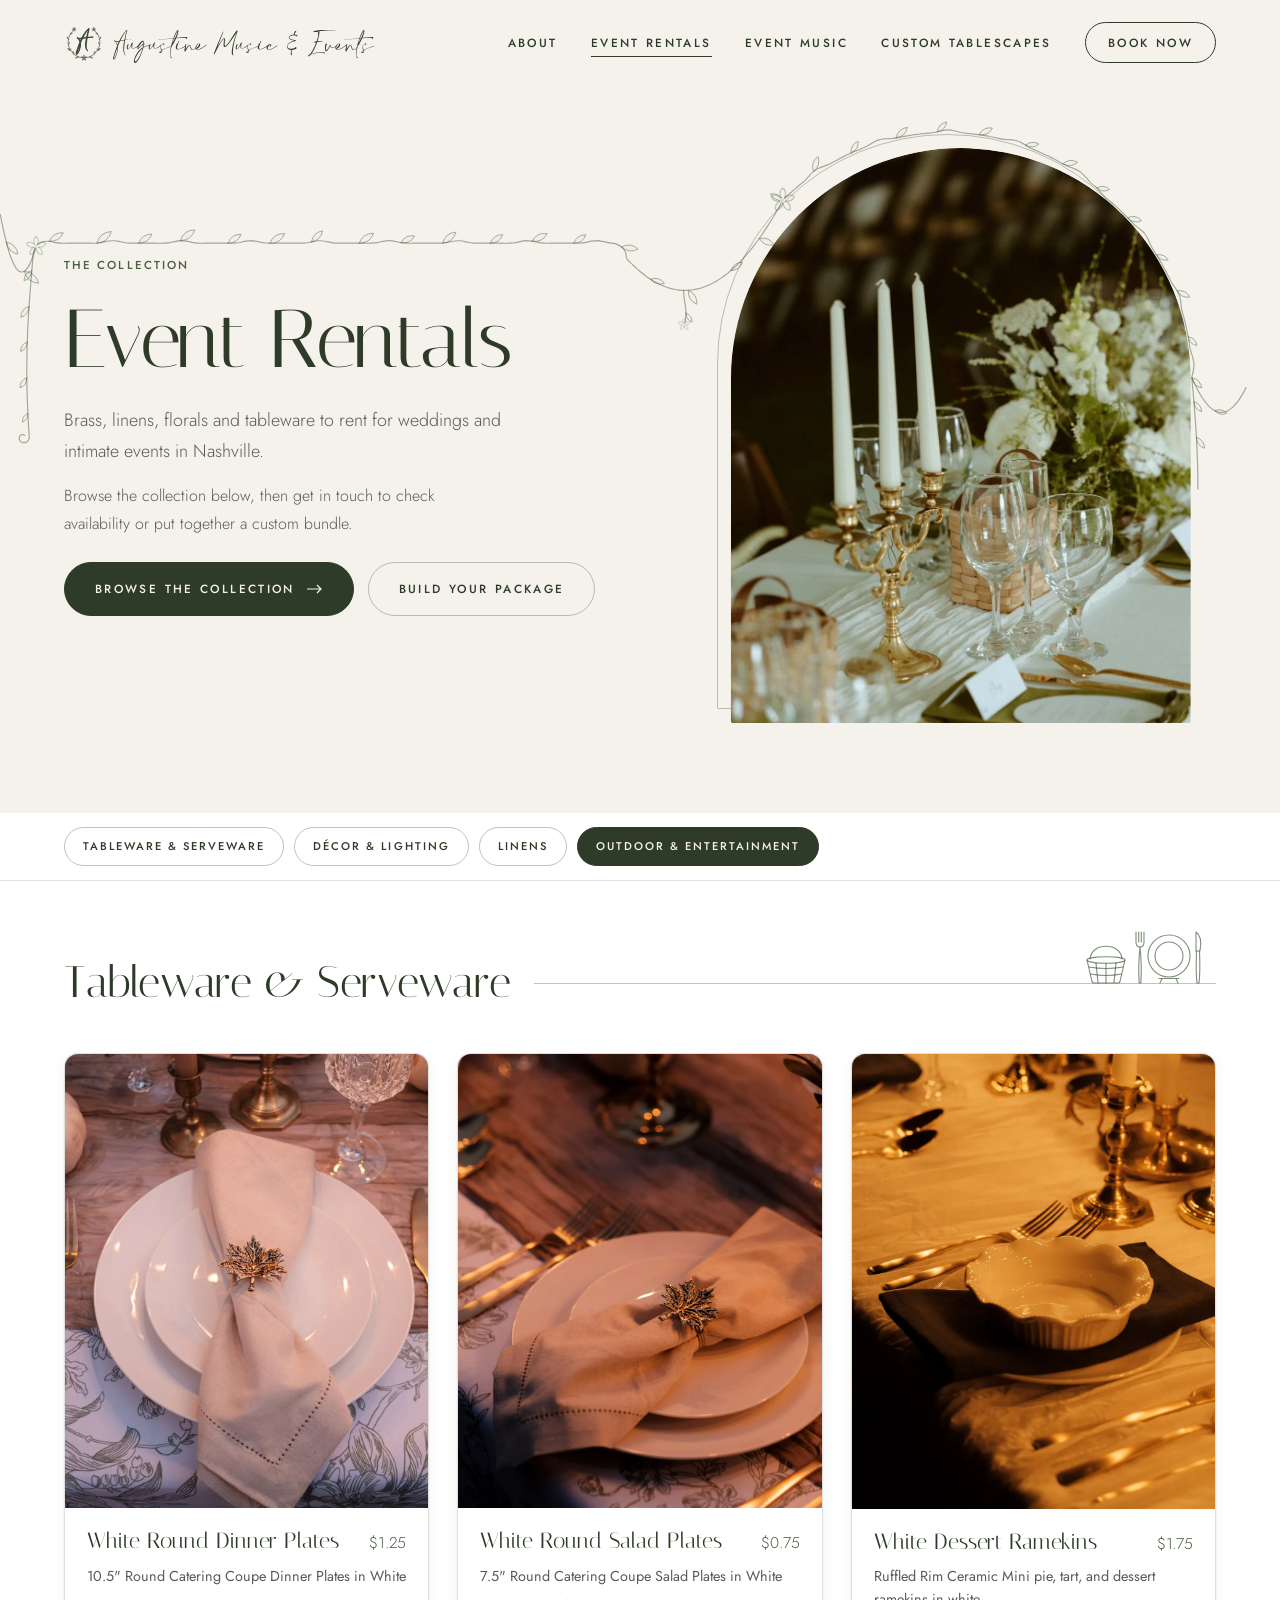
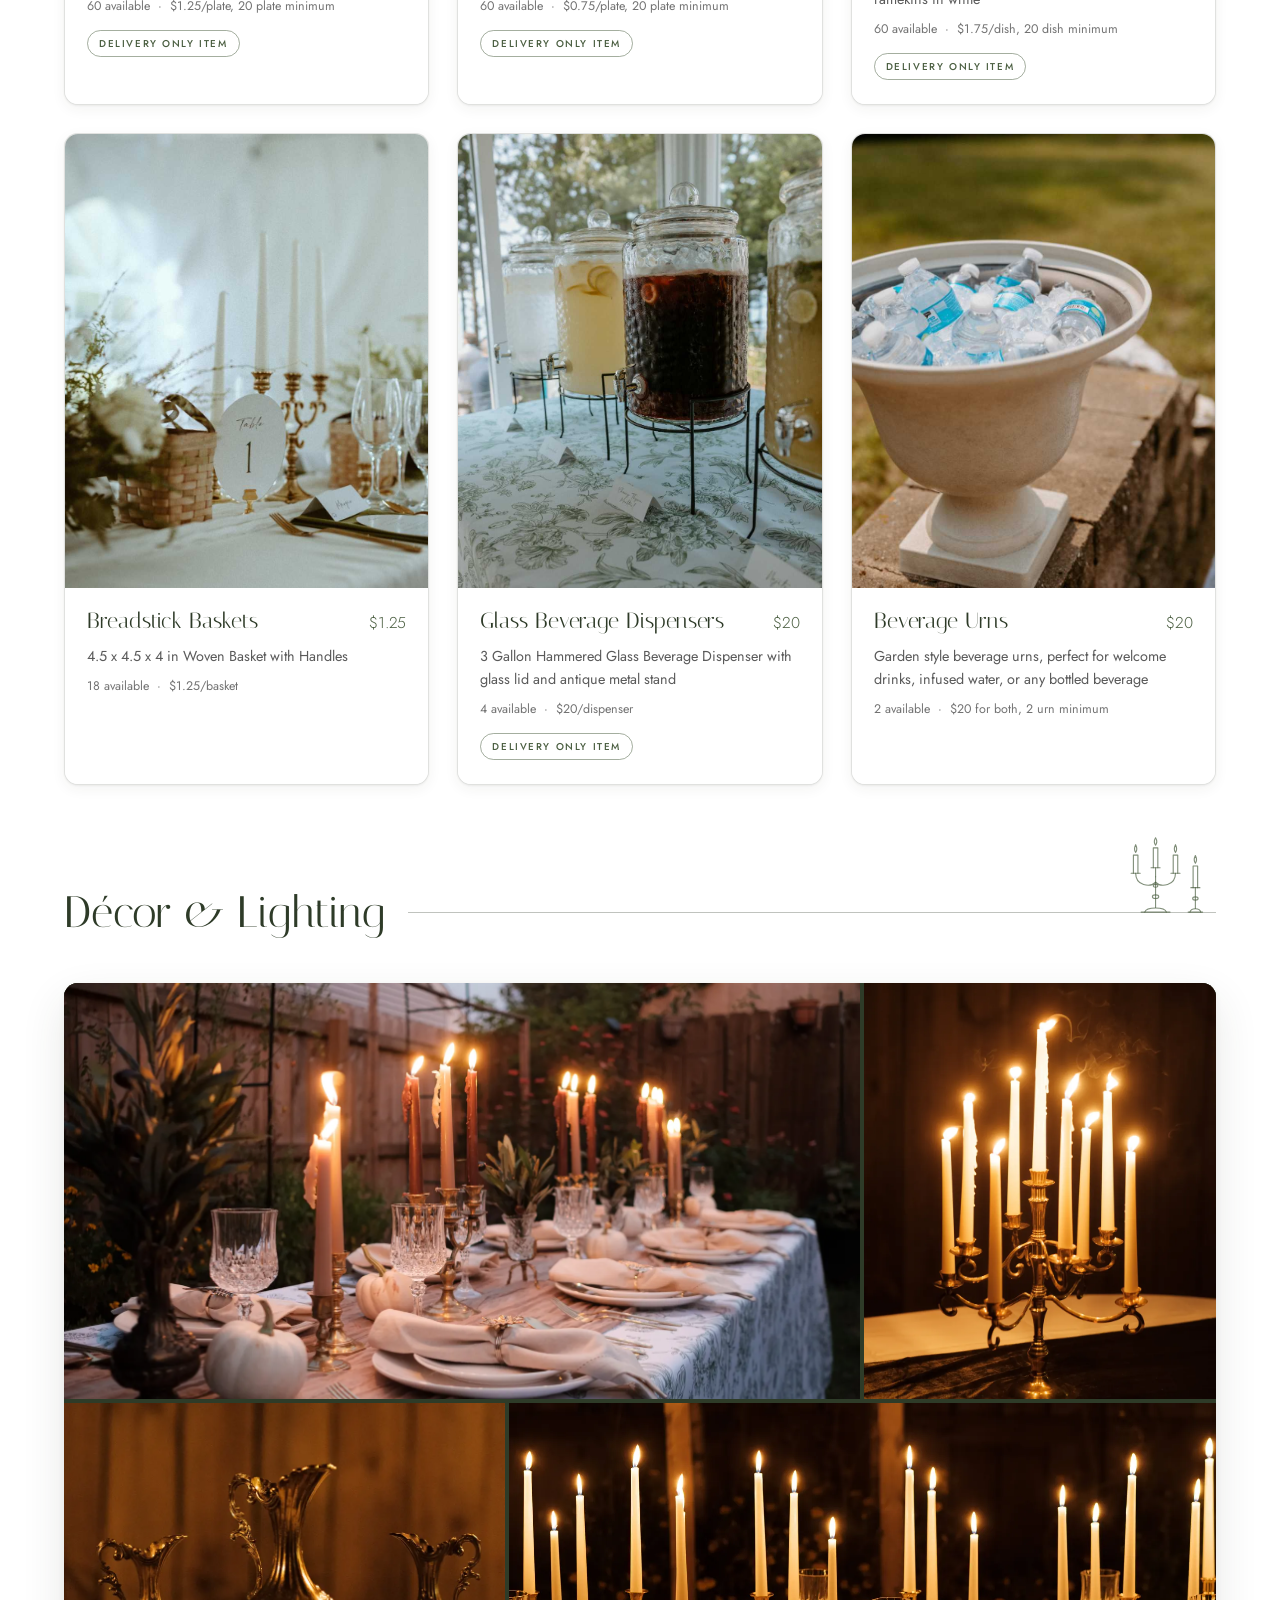
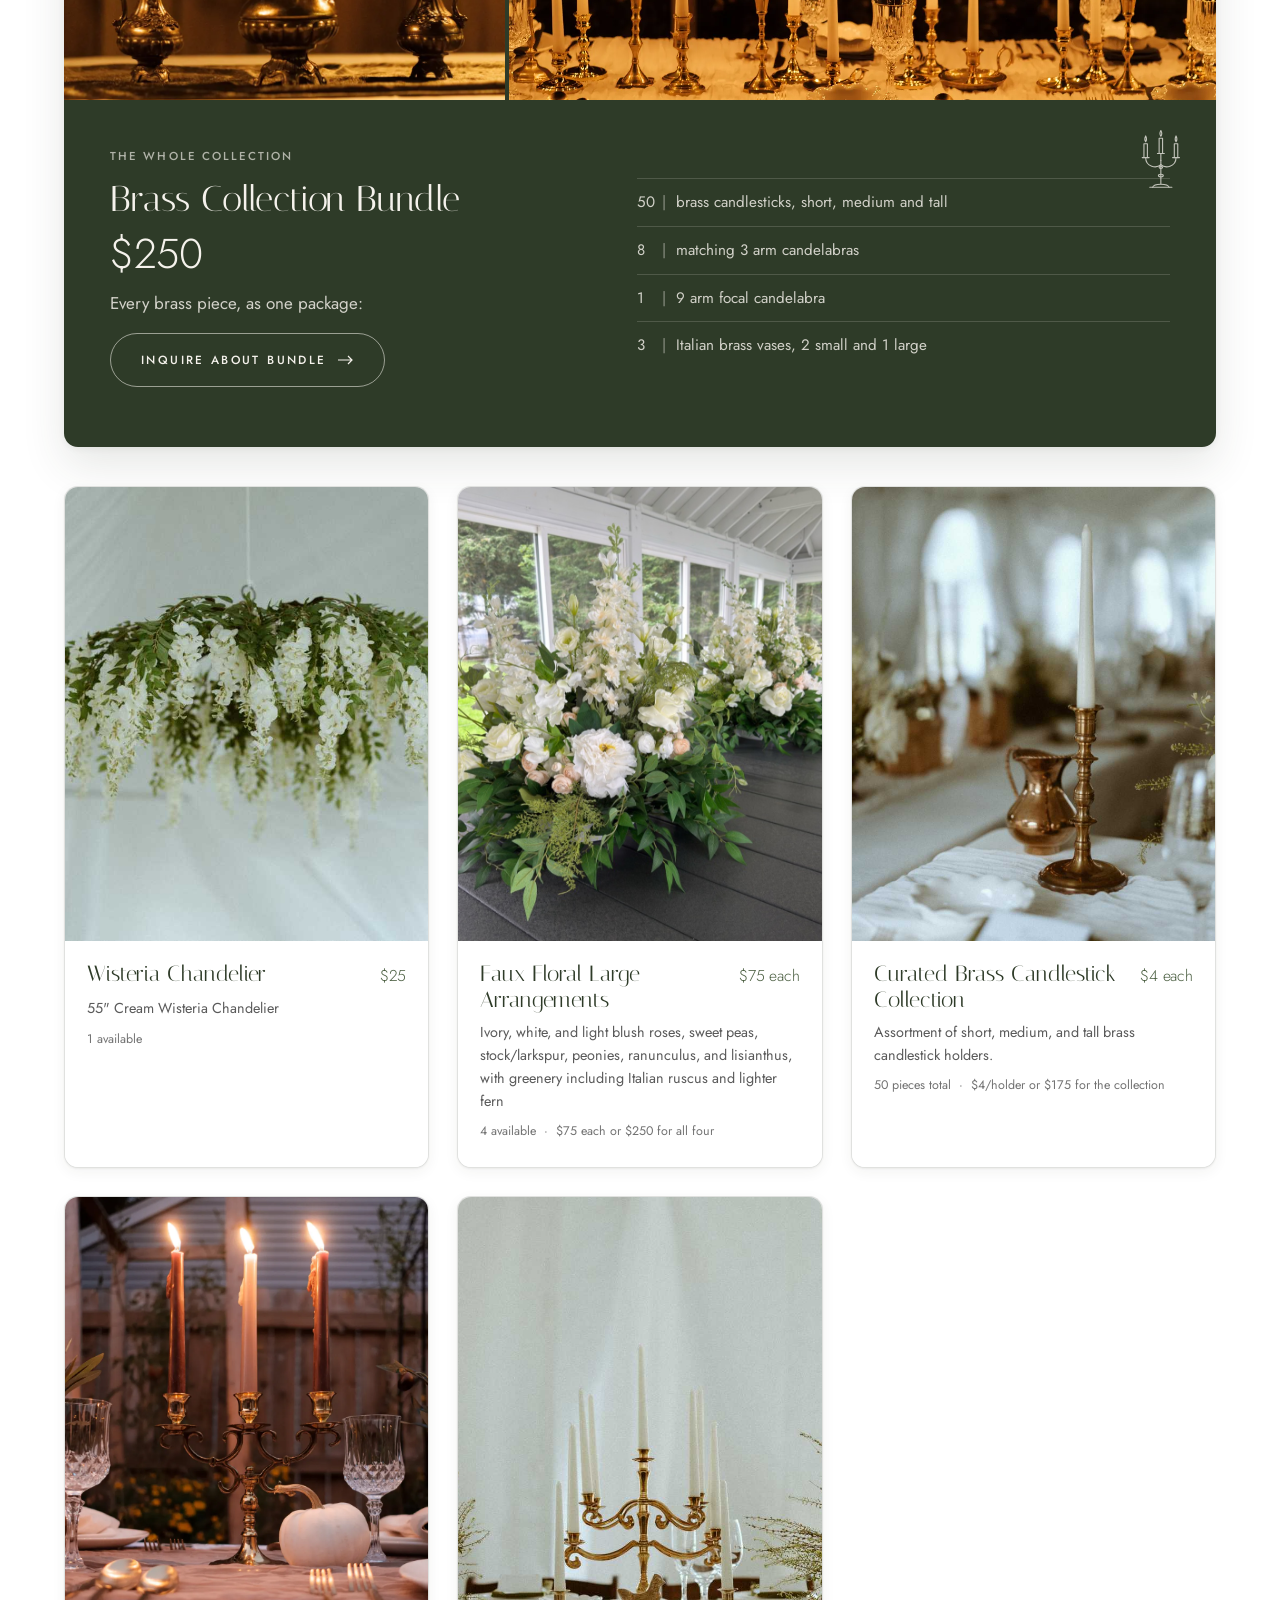
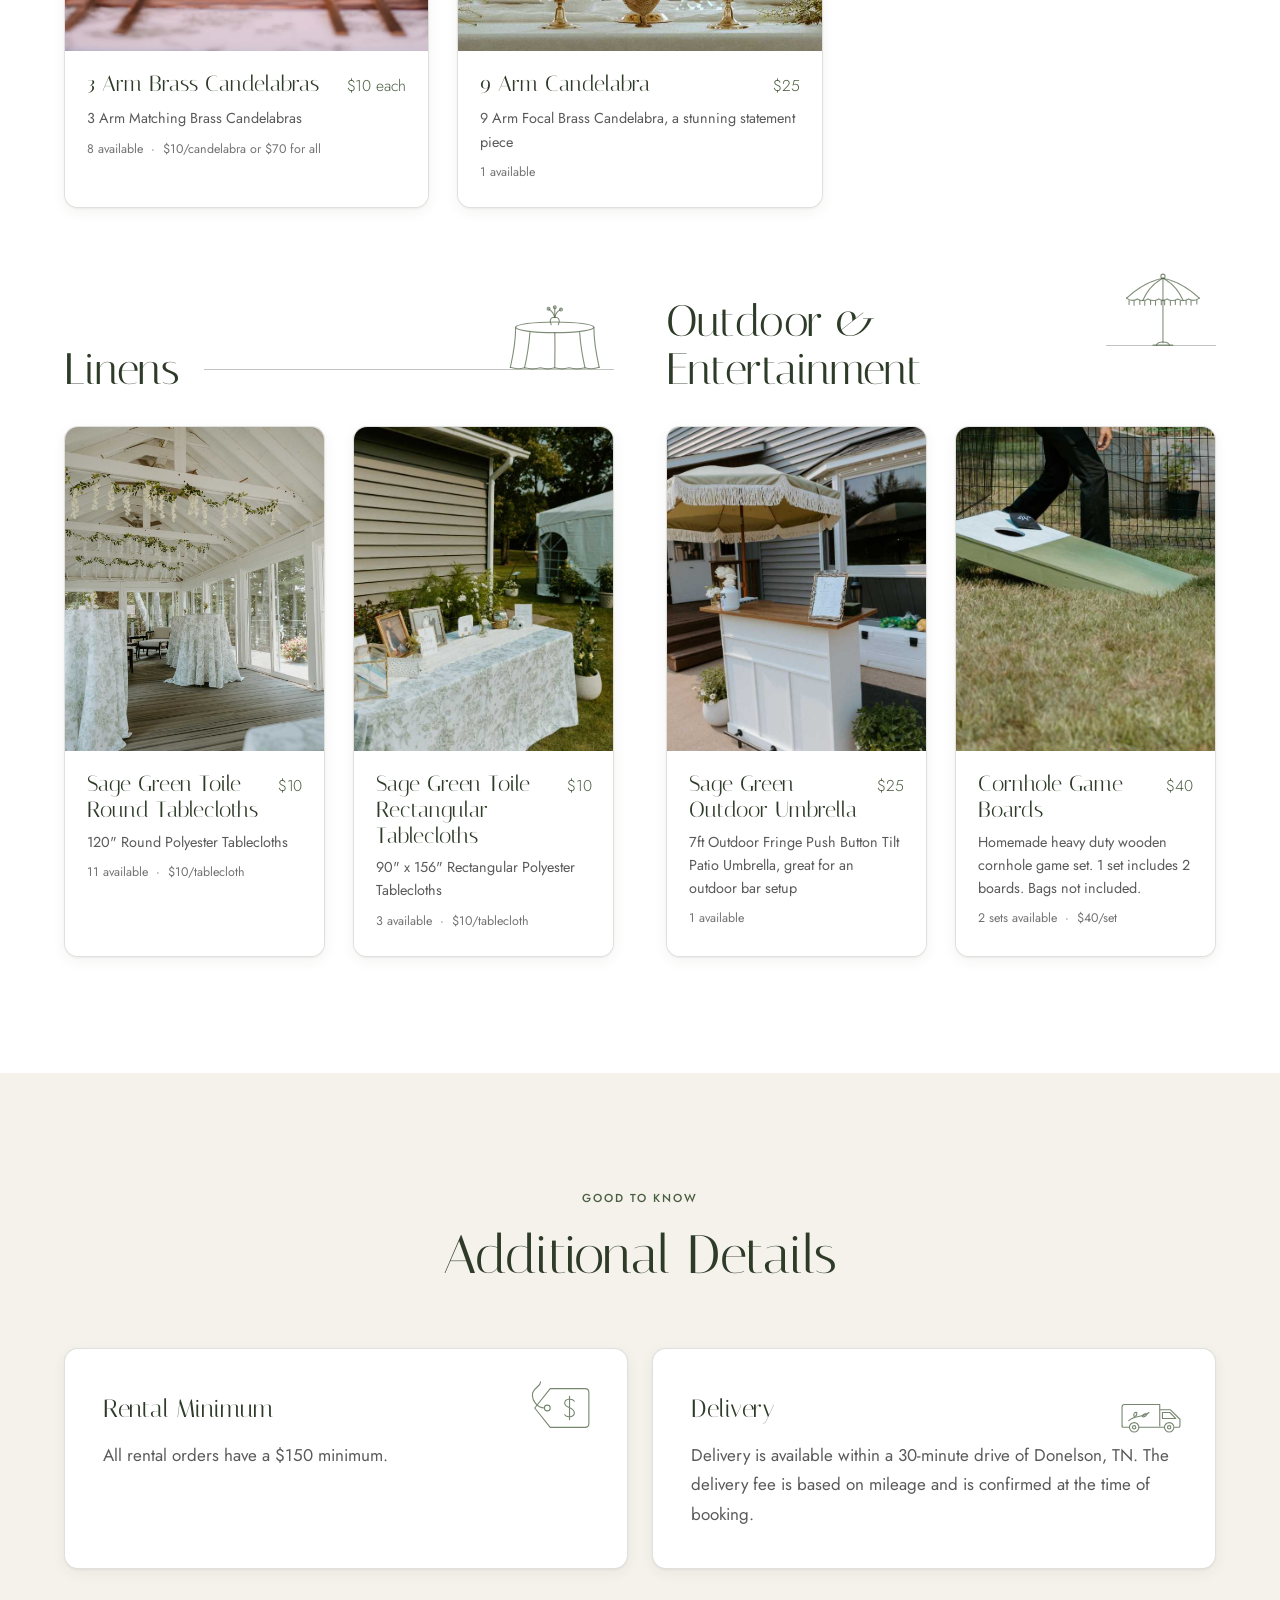
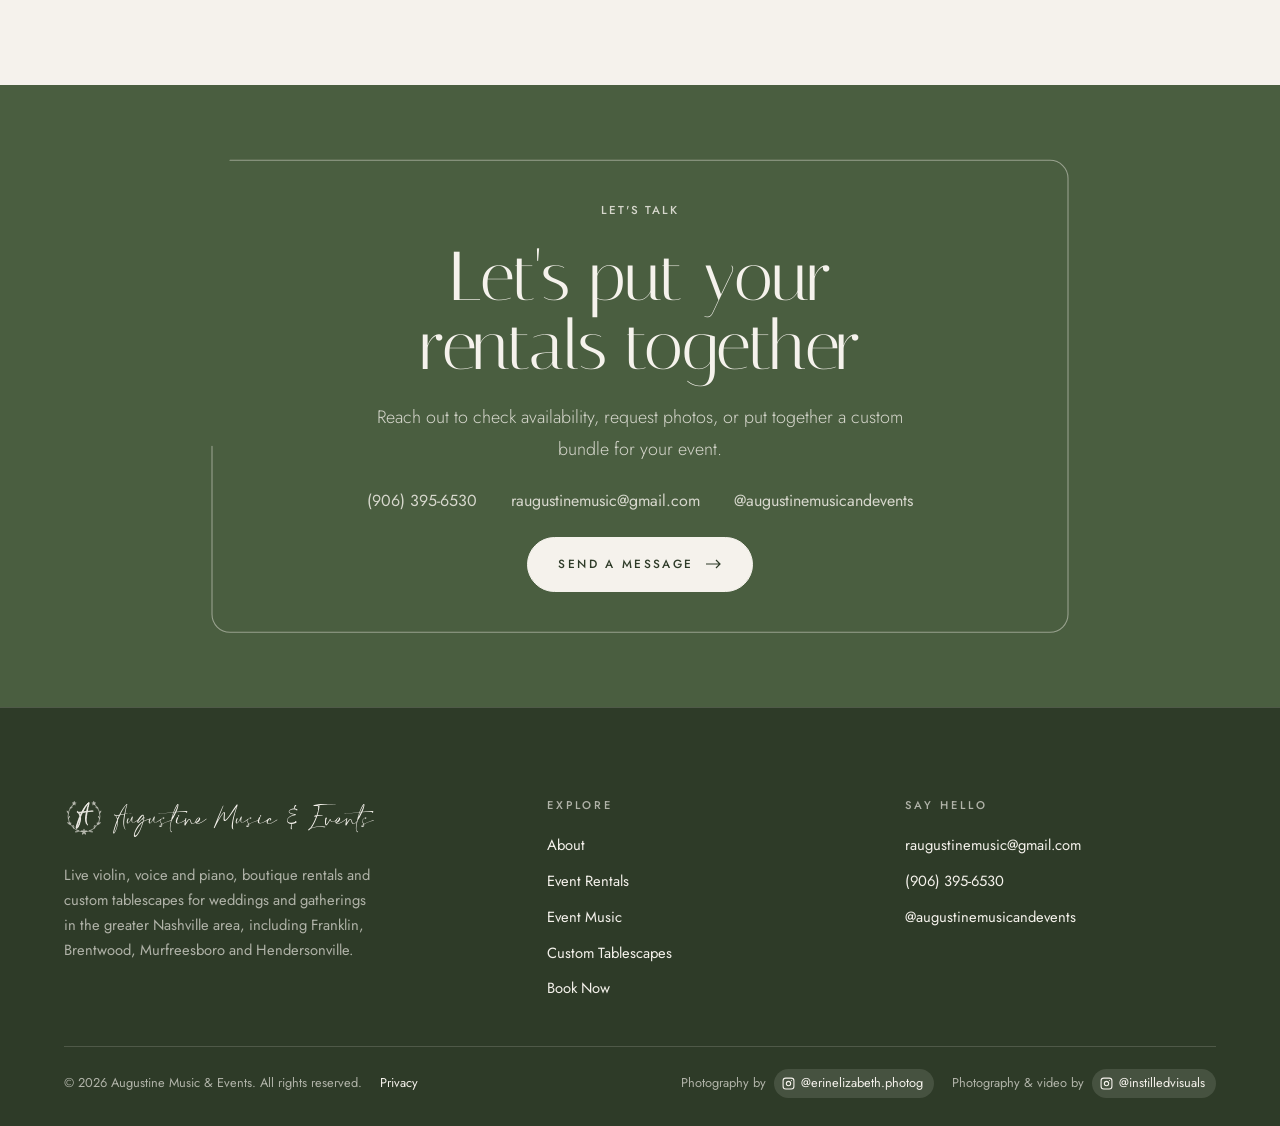
<file: event-rentals.html>
<!DOCTYPE html>
<html lang="en" data-meta-category="Rentals">
<head>
  <meta charset="UTF-8" />
  <meta name="viewport" content="width=device-width, initial-scale=1.0" />
  <title>Wedding &amp; Event Rentals in Nashville | Augustine Music &amp; Events</title>
  <meta name="description" content="Browse the Augustine event rental collection: tableware, brass candlesticks and candelabras, toile linens, chandeliers, florals and lawn games, available near Nashville, TN." />
  <link rel="canonical" href="https://augustineevents.com/event-rentals" />
  <link rel="icon" href="favicon.svg" type="image/svg+xml" />
  <meta property="og:type" content="website" />
  <meta property="og:site_name" content="Augustine Music &amp; Events" />
  <meta property="og:title" content="Wedding & Event Rentals in Nashville | Augustine Music & Events" />
  <meta property="og:description" content="Browse the Augustine event rental collection: tableware, brass candlesticks and candelabras, toile linens, chandeliers, florals and lawn games, available near Nashville, TN." />
  <meta property="og:url" content="https://augustineevents.com/event-rentals" />
  <meta property="og:image" content="https://augustineevents.com/og-image.jpg" />
  <meta property="og:image:width" content="1200" />
  <meta property="og:image:height" content="630" />
  <meta property="og:image:alt" content="A candlelit wedding reception table set with glassware, greenery and white florals." />
  <meta name="twitter:card" content="summary_large_image" />
  <meta name="twitter:title" content="Wedding & Event Rentals in Nashville | Augustine Music & Events" />
  <meta name="twitter:description" content="Browse the Augustine event rental collection: tableware, brass candlesticks and candelabras, toile linens, chandeliers, florals and lawn games, available near Nashville, TN." />
  <meta name="twitter:image" content="https://augustineevents.com/og-image.jpg" />
  <link rel="preconnect" href="https://fonts.googleapis.com" />
  <link rel="preconnect" href="https://fonts.gstatic.com" crossorigin />
  <link href="https://fonts.googleapis.com/css2?family=Italiana&family=Jost:wght@300;400;500&display=swap" rel="stylesheet" />
  <link rel="stylesheet" href="css/site.css" />
  <script>
    // Reveal animations hide content until it scrolls into view. Only do that
    // once js/site.js is running; if it never starts, show everything.
    document.documentElement.classList.add('reveal-ready');
    setTimeout(function () { if (!window.__siteReady) document.documentElement.classList.remove('reveal-ready'); }, 2500);
  </script>
  <script src="js/site.js" defer></script>
  <style>
    /* ── category chips: sticky, and follow the section in view ── */
    .catalog { padding-top: 0; }
    .chip-bar {
      position: sticky; top: 70px; z-index: 40; margin-bottom: clamp(44px, 5vw, 72px);
      background: color-mix(in srgb, var(--white) 88%, transparent);
      -webkit-backdrop-filter: blur(12px); backdrop-filter: blur(12px);
      border-bottom: 1px solid var(--line);
    }
    .chip-scroll { display: flex; gap: 10px; overflow-x: auto; padding-block: 14px; scrollbar-width: none; }
    .chip-scroll::-webkit-scrollbar { display: none; }
    .chip-scroll a {
      flex: none; text-decoration: none; padding: 9px 18px; border-radius: 999px; border: 1px solid var(--line-strong);
      font-size: 0.7rem; font-weight: 500; letter-spacing: 0.18em; text-transform: uppercase; color: var(--green-dark);
      transition: background-color 0.35s var(--ease), color 0.35s var(--ease), border-color 0.35s var(--ease);
    }
    .chip-scroll a:hover { border-color: var(--green-dark); }
    .chip-scroll a.active { background: var(--green-dark); border-color: var(--green-dark); color: var(--cream); }

    .catalog-category { margin-bottom: clamp(64px, 7vw, 100px); }
    .category-header { display: flex; align-items: center; gap: 24px; margin-bottom: 32px; }
    .category-header h2 { font-size: clamp(2rem, 3.4vw, 2.8rem); font-weight: 300; white-space: nowrap; }
    .category-line { flex: 1; height: 1px; background: var(--line-strong); }
    /* A small line drawing of what's in each category stands on the end of its
       rule, and draws itself in when it scrolls into view (js/site.js). */
    .category-line { position: relative; min-width: 140px; }
    .category-art { position: absolute; right: 10px; bottom: 0; height: 64px; width: auto; overflow: visible; pointer-events: none; color: var(--green); }
    #decor .category-art, #outdoor .category-art { height: 76px; }
    .category-art * { fill: none; stroke: currentColor; stroke-width: var(--sw, 1.1); stroke-linecap: round; stroke-linejoin: round; opacity: 0.7; }
    .reveal-ready .category-art * { stroke-dasharray: 1; stroke-dashoffset: 1; transition: stroke-dashoffset 1.4s var(--ease); }
    .reveal-ready .category-art *:nth-child(3n+2) { transition-delay: 0.15s; }
    .reveal-ready .category-art *:nth-child(3n) { transition-delay: 0.3s; }
    .reveal-ready .category-art.is-drawn * { stroke-dashoffset: 0; }

    /* Three across: Tableware's six fill two rows and the photos stay generous. */
    .items-grid { display: grid; grid-template-columns: repeat(3, minmax(0, 1fr)); gap: clamp(18px, 2.2vw, 28px); }
    .catalog-two-col .items-grid { grid-template-columns: repeat(2, minmax(0, 1fr)); }

    .item-card {
      display: flex; flex-direction: column; overflow: hidden;
      background: var(--white); border: 1px solid var(--line); border-radius: var(--radius-lg); box-shadow: var(--shadow-sm);
      transition: transform 0.6s var(--ease-out), box-shadow 0.6s var(--ease-out), border-color 0.4s var(--ease);
    }
    .item-card:hover { transform: translateY(-5px); box-shadow: var(--shadow-md); border-color: var(--line-strong); }
    .item-card img { width: 100%; aspect-ratio: 4 / 5; height: auto; object-fit: cover; object-position: center; transition: transform 1.2s var(--ease-out); }
    .item-card:hover img { transform: scale(1.05); }
    .item-card img.crop-top { object-position: center top; }
    .item-card img.crop-bottom { object-position: center bottom; }
    .item-card img.crop-low { object-position: center 65%; }
    .item-card.highlight { border-color: color-mix(in srgb, var(--green) 45%, transparent); background: var(--sage-wash); }

    .item-card-body { position: relative; z-index: 1; display: flex; flex-direction: column; gap: 8px; flex: 1; padding: 20px 22px 24px; background: inherit; }
    .item-top { display: flex; justify-content: space-between; align-items: baseline; gap: 12px; }
    .item-name { font-family: var(--serif); font-size: 1.35rem; font-weight: 500; line-height: 1.2; color: var(--green-dark); }
    .item-price { font-size: 0.98rem; font-weight: 500; color: var(--green); white-space: nowrap; }
    .item-desc { font-size: 0.9rem; line-height: 1.6; color: var(--muted); }
    .item-meta { font-size: 0.78rem; color: var(--muted); opacity: 0.85; }
    .item-flag {
      align-self: flex-start; margin-top: 4px; padding: 4px 11px; border-radius: 999px;
      border: 1px solid color-mix(in srgb, var(--green) 50%, transparent); color: var(--green);
      font-size: 0.62rem; font-weight: 500; letter-spacing: 0.16em; text-transform: uppercase;
    }
    .item-photo-coming-soon { aspect-ratio: 4 / 5; display: grid; place-items: center; background: var(--cream); color: var(--muted); font-family: var(--serif); }

    /* The Brass Collection Bundle: every piece pictured beside what it includes. */
    .bundle-feature {
      margin-bottom: clamp(28px, 3vw, 40px); display: grid; grid-template-columns: 1fr;
      border-radius: var(--radius-lg); overflow: hidden; background: var(--green-dark); color: var(--on-dark); box-shadow: var(--shadow-md);
    }
    /* Four photos above the bundle details, in a staggered two-row layout: the harvest
       table (wide) and the 9 arm candelabra (narrow) on top, the Italian vases (narrow) and
       the candlestick table (wide) beneath. On a phone they stack in that order. */
    .bundle-photos {
      display: grid; grid-template-columns: repeat(13, minmax(0, 1fr)); grid-template-rows: 1.4fr 1fr; gap: 4px;
      height: clamp(520px, 56vw, 820px); background: var(--green-dark);
    }
    .bundle-photos figure { position: relative; overflow: hidden; margin: 0; }
    /* Out of flow, so a photo's own proportions never stretch its tile. */
    .bundle-photos img { position: absolute; inset: 0; width: 100%; height: 100%; object-fit: cover; transition: transform 1.2s var(--ease-out); }
    .bundle-photos figure:hover img { transform: scale(1.04); }
    .bp-singles img { object-position: 50% 25%; }
    .bp-trio img { object-position: 50% 59%; }
    .bp-table { grid-column: 1 / 10; grid-row: 1; }
    .bp-table img { object-position: 50% 40%; }
    .bp-nine { grid-column: 10 / 14; grid-row: 1; }
    .bp-nine img { object-position: 50% 55%; }
    .bp-trio { grid-column: 1 / 6; grid-row: 2; }
    .bp-singles { grid-column: 6 / 14; grid-row: 2; }
    .bundle-copy { display: grid; align-content: center; justify-items: start; gap: 14px; padding: clamp(28px, 3.6vw, 52px); }
    @media (min-width: 1000px) {
      .bundle-copy { grid-template-columns: minmax(0, 1fr) minmax(0, 1.15fr); column-gap: clamp(32px, 5vw, 72px); }
      .bundle-copy > * { grid-column: 1; }
      .bundle-copy > .bundle-list { grid-column: 2; grid-row: 1 / span 6; align-self: center; margin-bottom: 0; }
    }
    .bundle-copy .eyebrow { color: var(--on-dark-muted); }
    .bundle-copy h3 { font-family: var(--serif); font-size: clamp(1.9rem, 2.8vw, 2.5rem); font-weight: 400; line-height: 1.1; color: var(--cream); }
    .bundle-price { font-family: var(--serif); font-size: 2.6rem; font-weight: 300; line-height: 1; color: var(--cream); }
    .bundle-list { list-style: none; width: 100%; margin-bottom: 10px; }
    .bundle-list li { padding: 10px 0; border-top: 1px solid var(--line-on-dark); font-size: 0.95rem; }
    .bundle-list strong { display: inline-block; min-width: 1.4em; font: inherit; color: inherit; }
    .bundle-list .sep { margin: 0 0.7em 0 0.2em; opacity: 0.6; }
    .bundle-copy .line-art { color: var(--cream); }
    /* Phone: the candlesticks across the top, the vases beneath. */
    @media (max-width: 640px) {
      .bundle-photos { grid-template-columns: 1fr; grid-template-rows: 240px 420px 170px 200px; height: auto; }
      .bp-table, .bp-nine, .bp-singles, .bp-trio { grid-column: 1; grid-row: auto; }
      .bp-trio img { object-position: 50% 50%; }
    }

    /* Two equal halves, whatever their headings say: 1fr alone would let the
       longer, unwrapping "Outdoor & Entertainment" widen its column and its
       cards. The headings share a row (subgrid), so if one wraps onto a second
       line the photos on both sides still start level. */
    .catalog-two-col { display: grid; grid-template-columns: repeat(2, minmax(0, 1fr)); grid-template-rows: auto auto; column-gap: clamp(32px, 4vw, 56px); }
    .catalog-two-col .catalog-category { margin-bottom: 0; display: grid; grid-row: span 2; grid-template-rows: subgrid; }
    .catalog-two-col .category-header { align-self: end; }
    .catalog-two-col .category-header h2 { white-space: normal; line-height: 1.1; }
    .catalog-two-col .category-line { min-width: 110px; }

    .details .detail-item { background: var(--white); }

    @media (max-width: 900px) {
      .catalog-two-col { grid-template-columns: 1fr; grid-template-rows: none; row-gap: clamp(64px, 7vw, 100px); }
      .catalog-two-col .catalog-category { display: block; }
      .items-grid { grid-template-columns: repeat(2, minmax(0, 1fr)); }
    }
    @media (max-width: 820px) {
      .chip-bar { top: 62px; }
    }
    @media (max-width: 640px) {
      /* Two columns keeps 15 items scannable on a phone. */
      .items-grid { grid-template-columns: 1fr 1fr; gap: 14px; }
      .category-header h2 { white-space: normal; font-size: 1.9rem; }
      .item-card-body { padding: 14px 14px 16px; gap: 6px; }
      .item-top { flex-direction: column; gap: 2px; }
      .item-name { font-size: 1.12rem; }
      .item-desc { font-size: 0.82rem; line-height: 1.5; }
      .item-meta { font-size: 0.72rem; }
      .item-flag { font-size: 0.56rem; padding: 3px 8px; }
    }
  </style>
  <!-- Business details for search engines (schema.org). Same block on every page; keep in step with the footer. -->
  <script type="application/ld+json">
  {
   "@context": "https://schema.org",
   "@type": "LocalBusiness",
   "@id": "https://augustineevents.com/#business",
   "name": "Augustine Music & Events",
   "url": "https://augustineevents.com/",
   "image": "https://augustineevents.com/og-image.jpg",
   "logo": "https://augustineevents.com/favicon.svg",
   "description": "Live wedding and event music with Becca Augustine, a boutique event rental collection and full-service custom tablescapes near Nashville, Tennessee.",
   "telephone": "+1-906-395-6530",
   "email": "raugustinemusic@gmail.com",
   "priceRange": "$$",
   "address": {
    "@type": "PostalAddress",
    "addressLocality": "Nashville",
    "addressRegion": "TN",
    "addressCountry": "US"
   },
   "areaServed": [
    {
     "@type": "City",
     "name": "Nashville, TN"
    },
    {
     "@type": "City",
     "name": "Franklin, TN"
    },
    {
     "@type": "City",
     "name": "Brentwood, TN"
    },
    {
     "@type": "City",
     "name": "Murfreesboro, TN"
    },
    {
     "@type": "City",
     "name": "Hendersonville, TN"
    }
   ],
   "founder": {
    "@type": "Person",
    "name": "Becca Augustine"
   },
   "sameAs": [
    "https://www.instagram.com/augustinemusicandevents",
    "https://www.facebook.com/1188343811028449",
    "https://www.weddingwire.com/biz/rebecca-augustine/39ca9b00a243d09a.html",
    "https://www.theknot.com/marketplace/rebecca-augustine-nashville-tn-2091142"
   ],
   "makesOffer": [
    {
     "@type": "Offer",
     "url": "https://augustineevents.com/event-music",
     "priceSpecification": {
      "@type": "PriceSpecification",
      "minPrice": 550,
      "priceCurrency": "USD"
     },
     "itemOffered": {
      "@type": "Service",
      "name": "Live wedding and event music",
      "serviceType": "Wedding violinist",
      "description": "Violin and voice with Becca, piano or guitar with Justin, in solo, duo and trio packages for ceremonies, cocktail hours and receptions."
     }
    },
    {
     "@type": "Offer",
     "url": "https://augustineevents.com/custom-tablescapes",
     "priceSpecification": {
      "@type": "PriceSpecification",
      "minPrice": 500,
      "priceCurrency": "USD"
     },
     "itemOffered": {
      "@type": "Service",
      "name": "Custom tablescapes",
      "serviceType": "Tablescape design",
      "description": "Full-service custom tablescapes for 2 to 25 guests: design, sourcing, setup and teardown."
     }
    },
    {
     "@type": "Offer",
     "url": "https://augustineevents.com/event-rentals",
     "itemOffered": {
      "@type": "Service",
      "name": "Event rentals",
      "serviceType": "Party equipment rental",
      "description": "Brass candlesticks and candelabras, tableware, toile linens, chandeliers, florals and lawn games."
     }
    }
   ]
  }
  </script>
  <!-- Meta Pixel: identical on every page, just before </head>. The ID is on two
       lines here (PIXEL_ID and the noscript image). See CLAUDE.md "Meta Pixel". -->
  <script>
    (function () {
      var PIXEL_ID = '3496689010498212';
      // Every Pixel event on the site goes through metaTrack, so a blocked or
      // missing Pixel is a silent no-op. Never pass it names, emails, phone
      // numbers or any form field values.
      window.metaTrack = function (event, params) {
        try { if (typeof window.fbq === 'function') window.fbq('track', event, params || {}); } catch (e) {}
      };
      if (!/^\d+$/.test(PIXEL_ID)) return; // not configured yet: load nothing
      !function(f,b,e,v,n,t,s){if(f.fbq)return;n=f.fbq=function(){n.callMethod?
      n.callMethod.apply(n,arguments):n.queue.push(arguments)};if(!f._fbq)f._fbq=n;
      n.push=n;n.loaded=!0;n.version='2.0';n.queue=[];t=b.createElement(e);t.async=!0;
      t.src=v;s=b.getElementsByTagName(e)[0];s.parentNode.insertBefore(t,s)}(window,
      document,'script','https://connect.facebook.net/en_US/fbevents.js');
      // Only the events we send: no automatic button-click or page-metadata collection.
      fbq('set', 'autoConfig', false, PIXEL_ID);
      fbq('init', PIXEL_ID);
      fbq('track', 'PageView');
      // Pages that are a catalog say so on <html data-meta-category="...">.
      var category = document.documentElement.getAttribute('data-meta-category');
      if (category) fbq('track', 'ViewContent', { content_category: category });
    })();
  </script>
  <noscript><img height="1" width="1" style="display:none" alt="" src="https://www.facebook.com/tr?id=3496689010498212&amp;ev=PageView&amp;noscript=1" /></noscript>
  <!-- End Meta Pixel -->
</head>
<body>
  <a class="skip-link" href="#main">Skip to content</a>

  <header class="site-header">
    <a href="index.html" class="brand" aria-label="Augustine Music and Events, home">
      <svg class="brand-mark" viewBox="0 0 64 64" aria-hidden="true" focusable="false"><g class="mark-wreath" opacity="0.72"><g fill="none" stroke="currentColor" stroke-width="1.2" stroke-linecap="round" stroke-linejoin="round"><path d="M16.3 11.91 A25.5 25.5 0 0 0 32 57.5"/><path d="M47.7 11.91 A25.5 25.5 0 0 1 32 57.5"/><g fill="currentColor" fill-opacity="0.18"><path d="M23.28 55.96 Q20.19 54.92 18.08 57.41 Q21.17 58.45 23.28 55.96"/><path d="M15.61 51.53 Q16.65 48.63 14.33 46.6 Q13.29 49.5 15.61 51.53"/><path d="M9.92 44.75 Q8.41 42.27 5.55 42.76 Q7.06 45.24 9.92 44.75"/><path d="M6.89 36.43 Q9.24 35.06 8.83 32.37 Q6.48 33.74 6.89 36.43"/><path d="M6.89 27.57 Q7.27 25.06 5.08 23.78 Q4.69 26.29 6.89 27.57"/><path d="M9.92 19.25 Q12.24 19.65 13.47 17.63 Q11.14 17.24 9.92 19.25"/><path d="M15.61 12.47 Q17.24 11.03 16.51 8.98 Q14.87 10.42 15.61 12.47"/><path d="M40.72 55.96 Q42.83 58.45 45.92 57.41 Q43.81 54.92 40.72 55.96"/><path d="M48.39 51.53 Q50.71 49.5 49.67 46.6 Q47.35 48.63 48.39 51.53"/><path d="M54.08 44.75 Q56.94 45.24 58.45 42.76 Q55.59 42.27 54.08 44.75"/><path d="M57.11 36.43 Q57.52 33.74 55.17 32.37 Q54.76 35.06 57.11 36.43"/><path d="M57.11 27.57 Q59.31 26.29 58.92 23.78 Q56.73 25.06 57.11 27.57"/><path d="M54.08 19.25 Q52.86 17.24 50.53 17.63 Q51.76 19.65 54.08 19.25"/><path d="M48.39 12.47 Q49.13 10.42 47.49 8.98 Q46.76 11.03 48.39 12.47"/></g></g><g fill="currentColor" stroke="none"><g transform="translate(32 57.5) scale(0.62)"><path transform="rotate(0)" d="M0 0 C -2.6 -2.4 -2.6 -6.8 0 -8.4 C 2.6 -6.8 2.6 -2.4 0 0 Z"/><path transform="rotate(72)" d="M0 0 C -2.6 -2.4 -2.6 -6.8 0 -8.4 C 2.6 -6.8 2.6 -2.4 0 0 Z"/><path transform="rotate(144)" d="M0 0 C -2.6 -2.4 -2.6 -6.8 0 -8.4 C 2.6 -6.8 2.6 -2.4 0 0 Z"/><path transform="rotate(216)" d="M0 0 C -2.6 -2.4 -2.6 -6.8 0 -8.4 C 2.6 -6.8 2.6 -2.4 0 0 Z"/><path transform="rotate(288)" d="M0 0 C -2.6 -2.4 -2.6 -6.8 0 -8.4 C 2.6 -6.8 2.6 -2.4 0 0 Z"/><circle r="1.5"/></g><g transform="translate(16.3 11.91) scale(0.434)"><path transform="rotate(0)" d="M0 0 C -2.6 -2.4 -2.6 -6.8 0 -8.4 C 2.6 -6.8 2.6 -2.4 0 0 Z"/><path transform="rotate(72)" d="M0 0 C -2.6 -2.4 -2.6 -6.8 0 -8.4 C 2.6 -6.8 2.6 -2.4 0 0 Z"/><path transform="rotate(144)" d="M0 0 C -2.6 -2.4 -2.6 -6.8 0 -8.4 C 2.6 -6.8 2.6 -2.4 0 0 Z"/><path transform="rotate(216)" d="M0 0 C -2.6 -2.4 -2.6 -6.8 0 -8.4 C 2.6 -6.8 2.6 -2.4 0 0 Z"/><path transform="rotate(288)" d="M0 0 C -2.6 -2.4 -2.6 -6.8 0 -8.4 C 2.6 -6.8 2.6 -2.4 0 0 Z"/><circle r="1.5"/></g><g transform="translate(47.7 11.91) scale(0.434)"><path transform="rotate(0)" d="M0 0 C -2.6 -2.4 -2.6 -6.8 0 -8.4 C 2.6 -6.8 2.6 -2.4 0 0 Z"/><path transform="rotate(72)" d="M0 0 C -2.6 -2.4 -2.6 -6.8 0 -8.4 C 2.6 -6.8 2.6 -2.4 0 0 Z"/><path transform="rotate(144)" d="M0 0 C -2.6 -2.4 -2.6 -6.8 0 -8.4 C 2.6 -6.8 2.6 -2.4 0 0 Z"/><path transform="rotate(216)" d="M0 0 C -2.6 -2.4 -2.6 -6.8 0 -8.4 C 2.6 -6.8 2.6 -2.4 0 0 Z"/><path transform="rotate(288)" d="M0 0 C -2.6 -2.4 -2.6 -6.8 0 -8.4 C 2.6 -6.8 2.6 -2.4 0 0 Z"/><circle r="1.5"/></g><g transform="translate(9.48 43.97) scale(0.3224)"><path transform="rotate(0)" d="M0 0 C -2.6 -2.4 -2.6 -6.8 0 -8.4 C 2.6 -6.8 2.6 -2.4 0 0 Z"/><path transform="rotate(72)" d="M0 0 C -2.6 -2.4 -2.6 -6.8 0 -8.4 C 2.6 -6.8 2.6 -2.4 0 0 Z"/><path transform="rotate(144)" d="M0 0 C -2.6 -2.4 -2.6 -6.8 0 -8.4 C 2.6 -6.8 2.6 -2.4 0 0 Z"/><path transform="rotate(216)" d="M0 0 C -2.6 -2.4 -2.6 -6.8 0 -8.4 C 2.6 -6.8 2.6 -2.4 0 0 Z"/><path transform="rotate(288)" d="M0 0 C -2.6 -2.4 -2.6 -6.8 0 -8.4 C 2.6 -6.8 2.6 -2.4 0 0 Z"/><circle r="1.5"/></g><g transform="translate(54.52 43.97) scale(0.3224)"><path transform="rotate(0)" d="M0 0 C -2.6 -2.4 -2.6 -6.8 0 -8.4 C 2.6 -6.8 2.6 -2.4 0 0 Z"/><path transform="rotate(72)" d="M0 0 C -2.6 -2.4 -2.6 -6.8 0 -8.4 C 2.6 -6.8 2.6 -2.4 0 0 Z"/><path transform="rotate(144)" d="M0 0 C -2.6 -2.4 -2.6 -6.8 0 -8.4 C 2.6 -6.8 2.6 -2.4 0 0 Z"/><path transform="rotate(216)" d="M0 0 C -2.6 -2.4 -2.6 -6.8 0 -8.4 C 2.6 -6.8 2.6 -2.4 0 0 Z"/><path transform="rotate(288)" d="M0 0 C -2.6 -2.4 -2.6 -6.8 0 -8.4 C 2.6 -6.8 2.6 -2.4 0 0 Z"/><circle r="1.5"/></g></g></g><g transform="translate(23.67 42.27) scale(0.04 -0.04)"><path d="M561 459Q567 459 569.5 458.0Q572 457 578 453Q574 452 571.5 451.0Q569 450 567 450Q555 449 542.5 448.5Q530 448 517 447Q500 445 482.5 443.0Q465 441 448 439Q430 437 412.5 435.0Q395 433 377 431Q368 430 358.5 429.0Q349 428 339 426Q333 393 327.0 360.5Q321 328 316 294Q305 232 301 170Q297 122 299.5 75.0Q302 28 315 -19Q319 -30 323.0 -40.0Q327 -50 331 -61Q340 -81 358 -90Q360 -91 360.0 -91.5Q360 -92 362 -93Q358 -99 349 -97Q342 -94 335 -89Q322 -79 313 -64Q303 -48 297.0 -31.0Q291 -14 286 4Q275 46 271.0 89.0Q267 132 269 175Q271 213 276.0 251.0Q281 289 287 327Q292 350 296.5 374.0Q301 398 306 421Q301 421 298 420Q281 418 262.5 415.0Q244 412 226 409Q207 407 188.5 403.5Q170 400 151 398Q130 356 110.5 314.0Q91 272 72 229Q70 225 69.0 222.0Q68 219 69 214Q73 176 70.5 138.5Q68 101 60 63Q49 -2 27.5 -62.0Q6 -122 -26 -179Q-32 -190 -39.5 -201.5Q-47 -213 -55 -224Q-63 -237 -77 -239H-91Q-104 -236 -105 -224Q-105 -215 -105.0 -206.0Q-105 -197 -103 -189Q-96 -145 -83.0 -102.5Q-70 -60 -56 -18Q-15 113 40 244Q43 252 41 262Q33 296 17.5 327.0Q2 358 -18 386Q-23 386 -26.5 386.5Q-30 387 -35 388Q-43 390 -48 392Q-62 399 -65.0 411.0Q-68 423 -59 435Q-53 442 -41 440Q-38 440 -35 437L-34 436Q-34 435 -33 435H-34Q-32 431 -32 428V424V423Q-32 422 -31 421Q-30 419 -27 416Q-25 414 -23.5 411.5Q-22 409 -20 407H-14Q-4 407 6.5 406.5Q17 406 27 407Q50 409 73.0 411.5Q96 414 119 416Q171 518 234.5 613.5Q298 709 382 787Q387 791 391.5 794.0Q396 797 403 797Q418 797 417 781Q416 776 415.0 770.0Q414 764 412 758Q366 603 343 442Q353 443 363.0 444.0Q373 445 383 447Q401 448 419.0 449.5Q437 451 454 453Q460 454 466.5 454.5Q473 455 479 455L530 458Q538 458 545.5 458.5Q553 459 561 459ZM48 125Q50 137 50.0 149.0Q50 161 51 173H48Q48 171 46 167Q21 105 -1.5 43.5Q-24 -18 -44 -81Q-52 -108 -59.5 -135.5Q-67 -163 -72 -191Q-74 -196 -74.0 -201.5Q-74 -207 -75 -212Q-71 -212 -71 -210Q-66 -204 -61.5 -198.0Q-57 -192 -53 -186Q-31 -152 -15.0 -116.5Q1 -81 14 -44Q40 37 48 125ZM61 295Q72 320 83.5 344.5Q95 369 107 392Q98 390 89.0 390.0Q80 390 71 388Q54 385 36.5 384.5Q19 384 1 384Q11 372 20 356Q30 341 37.5 325.5Q45 310 52 293Q53 291 53.5 289.0Q54 287 56 282Q59 291 61 295ZM309 438Q319 482 328.0 522.0Q337 562 346.5 601.0Q356 640 366.5 680.0Q377 720 391 764Q394 770 394 776Q394 777 393 778L384 769Q316 694 264.5 607.5Q213 521 162 421Q174 423 186.5 424.0Q199 425 211 427Q234 429 257.0 432.5Q280 436 303 438Z" fill="currentColor" stroke="currentColor" stroke-width="33.67" stroke-linejoin="round"/></g></svg>
      <span class="brand-name">Augustine Music &amp; Events</span>
    </a>
    <nav class="site-nav" aria-label="Main">
      <ul class="nav-links" id="navLinks">
        <li><a href="about.html">About</a></li>
        <li><a href="event-rentals.html" aria-current="page">Event Rentals</a></li>
        <li><a href="event-music.html">Event Music</a></li>
        <li><a href="custom-tablescapes.html">Custom Tablescapes</a></li>
        <li><a href="contact.html" class="nav-cta">Book Now</a></li>
      </ul>
    </nav>
    <button class="nav-toggle" id="navToggle" type="button" aria-label="Open menu" aria-expanded="false" aria-controls="navLinks"><span></span><span></span></button>
  </header>

  <main id="main">
    <section class="page-hero">
      <div class="wrap">
        <div class="page-hero-text">
          <p class="eyebrow rise" style="--d:0">The Collection</p>
          <h1 class="display rise" style="--d:1">Event Rentals</h1>
          <div class="rise" style="--d:2"><p class="lede">Brass, linens, florals and tableware to rent for weddings and intimate events in Nashville.</p><p class="lede" style="margin-top: 14px; font-size: 1rem;">Browse the collection below, then get in touch to check availability or put together a custom bundle.</p></div>
          <div class="btn-row rise" style="--d:3"><a href="#catalog" class="btn">Browse the Collection <svg class="arrow" viewBox="0 0 16 10" aria-hidden="true" focusable="false"><path d="M0 5h14M10 1l4 4-4 4" fill="none" stroke="currentColor" stroke-width="1.2"/></svg></a><a href="contact.html" class="btn btn-outline">Build Your Package</a></div>
        </div>
        <figure class="arch reveal-clip">
          <img src="img/candelabra-table.webp" alt="A reception table set with brass candelabras, taper candles and white florals" fetchpriority="high" />
        </figure>
      </div>
    </section>

    <section class="section bg-white catalog" id="catalog">
      <nav class="chip-bar" aria-label="Rental categories">
        <div class="wrap chip-scroll" data-spy>
          <a href="#tableware">Tableware &amp; Serveware</a>
          <a href="#decor">Décor &amp; Lighting</a>
          <a href="#linens">Linens</a>
          <a href="#outdoor">Outdoor &amp; Entertainment</a>
        </div>
      </nav>
      <div class="wrap">

    <!-- TABLEWARE & SERVEWARE -->
    <div class="catalog-category" id="tableware">
      <div class="category-header">
        <h2>Tableware &amp; Serveware</h2>
        <div class="category-line"><svg class="category-art" viewBox="0 0 124 64" aria-hidden="true" focusable="false"><path pathLength="1" d="M8 39 C 9 22, 39 22, 40 39"/><ellipse pathLength="1" cx="24" cy="40" rx="19" ry="3.2"/><path pathLength="1" d="M5 40 L10 61.5 Q10.4 63 12 63 H36 Q37.6 63 38 61.5 L43 40"/><path pathLength="1" d="M7 47 Q24 50 41 47"/><path pathLength="1" d="M8.6 54 Q24 57 39.4 54"/><path pathLength="1" d="M14 43.2 L16 62.5"/><path pathLength="1" d="M24 43.3 V63"/><path pathLength="1" d="M34 43.2 L32 62.5"/><path pathLength="1" d="M54 12 V22 Q54 27 58 27 Q62 27 62 22 V12"/><path pathLength="1" d="M56.7 12 V22"/><path pathLength="1" d="M59.3 12 V22"/><path pathLength="1" d="M58 27 C 56.6 40, 56.6 55, 57.2 63 H58.8 C 59.4 55, 59.4 40, 58 27"/><circle pathLength="1" cx="87" cy="36" r="21"/><circle pathLength="1" cx="87" cy="36" r="14"/><path pathLength="1" d="M77 58.5 H97"/><path pathLength="1" d="M80 58.5 L78 63"/><path pathLength="1" d="M94 58.5 L96 63"/><path pathLength="1" d="M114 31 V12 C 118.5 15, 119.5 23, 118 31 Z"/><path pathLength="1" d="M114.5 31 C 114 44, 114 56, 115 63 H117 C 118 56, 118 44, 117.5 31"/></svg></div>
      </div>
      <div class="items-grid" data-stagger>
        <div class="item-card fade-in">
          <img src="img/rental-dinner-plates.webp" alt="White round dinner plates stacked in a place setting with a cream napkin and gold leaf napkin ring on toile linen" loading="lazy" width="1000" height="1250" />
          <div class="item-card-body">
            <div class="item-top">
              <div class="item-name">White Round Dinner Plates</div>
              <div class="item-price">$1.25</div>
            </div>
            <div class="item-desc">10.5" Round Catering Coupe Dinner Plates in White</div>
            <div class="item-meta">60 available &nbsp;·&nbsp; $1.25/plate, 20 plate minimum</div>
            <div class="item-flag">Delivery Only Item</div>
          </div>
        </div>
        <div class="item-card fade-in">
          <img src="img/rental-salad-plates.webp" alt="A white round salad plate stacked on a dinner plate, with a cream napkin and gold leaf napkin ring on toile linen" loading="lazy" width="1000" height="1250" />
          <div class="item-card-body">
            <div class="item-top">
              <div class="item-name">White Round Salad Plates</div>
              <div class="item-price">$0.75</div>
            </div>
            <div class="item-desc">7.5" Round Catering Coupe Salad Plates in White</div>
            <div class="item-meta">60 available &nbsp;·&nbsp; $0.75/plate, 20 plate minimum</div>
            <div class="item-flag">Delivery Only Item</div>
          </div>
        </div>
        <div class="item-card fade-in">
          <img src="img/rental-dessert-ramekins.webp" alt="A white ruffled-rim dessert ramekin on a dark napkin, with gold flatware and brass candlesticks" loading="lazy" width="1000" height="1250" />
          <div class="item-card-body">
            <div class="item-top">
              <div class="item-name">White Dessert Ramekins</div>
              <div class="item-price">$1.75</div>
            </div>
            <div class="item-desc">Ruffled Rim Ceramic Mini pie, tart, and dessert ramekins in white</div>
            <div class="item-meta">60 available &nbsp;·&nbsp; $1.75/dish, 20 dish minimum</div>
            <div class="item-flag">Delivery Only Item</div>
          </div>
        </div>
        <div class="item-card fade-in">
          <img src="Photographer photos/Breadstick Baskets.jpg" alt="Breadstick Baskets" loading="lazy" />
          <div class="item-card-body">
            <div class="item-top">
              <div class="item-name">Breadstick Baskets</div>
              <div class="item-price">$1.25</div>
            </div>
            <div class="item-desc">4.5 x 4.5 x 4 in Woven Basket with Handles</div>
            <div class="item-meta">18 available &nbsp;·&nbsp; $1.25/basket</div>
          </div>
        </div>
        <div class="item-card fade-in">
          <img src="Photographer photos/Beverage Dispensers.jpg" alt="Glass Beverage Dispensers" loading="lazy" />
          <div class="item-card-body">
            <div class="item-top">
              <div class="item-name">Glass Beverage Dispensers</div>
              <div class="item-price">$20</div>
            </div>
            <div class="item-desc">3 Gallon Hammered Glass Beverage Dispenser with glass lid and antique metal stand</div>
            <div class="item-meta">4 available &nbsp;·&nbsp; $20/dispenser</div>
            <div class="item-flag">Delivery Only Item</div>
          </div>
        </div>
        <div class="item-card fade-in">
          <img src="Photographer photos/Beverage Urns.jpg" alt="Beverage Urns" loading="lazy" />
          <div class="item-card-body">
            <div class="item-top">
              <div class="item-name">Beverage Urns</div>
              <div class="item-price">$20</div>
            </div>
            <div class="item-desc">Garden style beverage urns, perfect for welcome drinks, infused water, or any bottled beverage</div>
            <div class="item-meta">2 available &nbsp;·&nbsp; $20 for both, 2 urn minimum</div>
          </div>
        </div>
      </div>
    </div>

    <!-- DÉCOR & LIGHTING -->
    <div class="catalog-category" id="decor">
      <div class="category-header">
        <h2>Décor &amp; Lighting</h2>
        <div class="category-line"><svg class="category-art" viewBox="0 0 92 84" aria-hidden="true" focusable="false"><path pathLength="1" d="M20 83 H52"/><path pathLength="1" d="M24 83 C 26 77, 46 77, 48 83"/><path pathLength="1" d="M36 78 V44"/><ellipse pathLength="1" cx="36" cy="66" rx="3.5" ry="2"/><ellipse pathLength="1" cx="36" cy="54" rx="2.5" ry="1.6"/><path pathLength="1" d="M36 50 C 30 56, 14 54, 14 40"/><path pathLength="1" d="M36 50 C 42 56, 58 54, 58 40"/><path pathLength="1" d="M36 44 V34"/><path pathLength="1" d="M9 40 H19"/><path pathLength="1" d="M53 40 H63"/><path pathLength="1" d="M31 34 H41"/><path pathLength="1" d="M11.5 40 V20 H16.5 V40"/><path pathLength="1" d="M55.5 40 V20 H60.5 V40"/><path pathLength="1" d="M33.5 34 V12 H38.5 V34"/><path pathLength="1" d="M14 17 C 11.8 14, 13 10.5, 14 8.5 C 15 10.5, 16.2 14, 14 17 Z"/><path pathLength="1" d="M58 17 C 55.8 14, 57 10.5, 58 8.5 C 59 10.5, 60.2 14, 58 17 Z"/><path pathLength="1" d="M36 9 C 33.8 6, 35 2.5, 36 0.8 C 37 2.5, 38.2 6, 36 9 Z"/><path pathLength="1" d="M72 83 H88"/><path pathLength="1" d="M74 83 C 75 78, 85 78, 86 83"/><path pathLength="1" d="M80 79 V56"/><ellipse pathLength="1" cx="80" cy="68" rx="3" ry="1.8"/><path pathLength="1" d="M75 56 H85"/><path pathLength="1" d="M77.5 56 V32 H82.5 V56"/><path pathLength="1" d="M80 29 C 77.8 26, 79 22.5, 80 20.5 C 81 22.5, 82.2 26, 80 29 Z"/></svg></div>
      </div>
      <!-- Everything in the Brass Collection Bundle, pictured. The Italian vases
           are only rented as part of it, so this is the one place they appear. -->
      <div class="bundle-feature fade-in">
        <div class="bundle-photos">
          <figure class="bp-table"><img src="img/brass-harvest-table.webp" alt="A full harvest table at dusk lined with 3 arm brass candelabras holding burnt orange and cream tapers, with crystal goblets, white pumpkins and toile linen" loading="lazy" width="1600" height="1067" /></figure>
          <figure class="bp-nine"><img src="img/brass-9-arm-candelabra.webp" alt="The 9 arm brass candelabra with all nine white tapers lit, on a dark table runner" loading="lazy" width="900" height="1350" /></figure>
          <figure class="bp-trio"><picture><source media="(min-width: 641px)" srcset="img/italian-vases-trio.webp" width="900" height="1350" /><img src="img/italian-vases-trio-wide.webp" alt="Three ornate Italian brass vases, one large between two small" loading="lazy" width="1200" height="600" /></picture></figure>
          <figure class="bp-singles"><img src="img/brass-candlesticks-table.webp" alt="A candlelit table lined with single brass candlesticks of different heights holding white tapers" loading="lazy" width="1400" height="933" /></figure>
        </div>
        <div class="bundle-copy has-art">
          <span class="card-art" aria-hidden="true"><svg class="line-art" data-art="candelabra"></svg></span>
          <p class="eyebrow">The whole collection</p>
          <h3>Brass Collection Bundle</h3>
          <p class="bundle-price">$250</p>
          <p>Every brass piece, as one package:</p>
          <ul class="bundle-list">
            <li><strong>50</strong><span class="sep" aria-hidden="true">|</span>brass candlesticks, short, medium and tall</li>
            <li><strong>8</strong><span class="sep" aria-hidden="true">|</span>matching 3 arm candelabras</li>
            <li><strong>1</strong><span class="sep" aria-hidden="true">|</span>9 arm focal candelabra</li>
            <li><strong>3</strong><span class="sep" aria-hidden="true">|</span>Italian brass vases, 2 small and 1 large</li>
          </ul>
          <a href="contact.html" class="btn btn-light">Inquire About Bundle <svg class="arrow" viewBox="0 0 16 10" aria-hidden="true" focusable="false"><path d="M0 5h14M10 1l4 4-4 4" fill="none" stroke="currentColor" stroke-width="1.2"/></svg></a>
        </div>
      </div>

      <div class="items-grid" data-stagger>
        <div class="item-card fade-in">
          <img src="Photographer photos/Wisteria Chandelier.jpg" alt="Wisteria Chandelier" loading="lazy" />
          <div class="item-card-body">
            <div class="item-top">
              <div class="item-name">Wisteria Chandelier</div>
              <div class="item-price">$25</div>
            </div>
            <div class="item-desc">55" Cream Wisteria Chandelier</div>
            <div class="item-meta">1 available</div>
          </div>
        </div>
        <div class="item-card fade-in">
          <img src="Photographer photos/Faux Floral Arrangements.jpg" alt="Faux floral large arrangements in ivory, white, and light blush with trailing greenery" loading="lazy" />
          <div class="item-card-body">
            <div class="item-top">
              <div class="item-name">Faux Floral Large Arrangements</div>
              <div class="item-price">$75 each</div>
            </div>
            <div class="item-desc">Ivory, white, and light blush roses, sweet peas, stock/larkspur, peonies, ranunculus, and lisianthus, with greenery including Italian ruscus and lighter fern</div>
            <div class="item-meta">4 available &nbsp;·&nbsp; $75 each or $250 for all four</div>
          </div>
        </div>
        <div class="item-card fade-in">
          <img src="Photographer photos/Single Assorted Brass Candlesticks.jpg" alt="Curated Brass Candlestick Collection" loading="lazy" />
          <div class="item-card-body">
            <div class="item-top">
              <div class="item-name">Curated Brass Candlestick Collection</div>
              <div class="item-price">$4 each</div>
            </div>
            <div class="item-desc">Assortment of short, medium, and tall brass candlestick holders.</div>
            <div class="item-meta">50 pieces total &nbsp;·&nbsp; $4/holder or $175 for the collection</div>
          </div>
        </div>
        <div class="item-card fade-in">
          <img src="img/rental-3-arm-candelabra.webp" alt="A 3 arm brass candelabra with lit burnt orange and cream tapers between crystal goblets and a white pumpkin" loading="lazy" width="1000" height="1250" />
          <div class="item-card-body">
            <div class="item-top">
              <div class="item-name">3 Arm Brass Candelabras</div>
              <div class="item-price">$10 each</div>
            </div>
            <div class="item-desc">3 Arm Matching Brass Candelabras</div>
            <div class="item-meta">8 available &nbsp;·&nbsp; $10/candelabra or $70 for all</div>
          </div>
        </div>
        <div class="item-card fade-in">
          <img src="Photographer photos/9 arm candelabra.jpg" alt="9 Arm Candelabra" loading="lazy" />
          <div class="item-card-body">
            <div class="item-top">
              <div class="item-name">9 Arm Candelabra</div>
              <div class="item-price">$25</div>
            </div>
            <div class="item-desc">9 Arm Focal Brass Candelabra, a stunning statement piece</div>
            <div class="item-meta">1 available</div>
          </div>
        </div>
      </div>
    </div>

    <!-- LINENS + OUTDOOR SIDE BY SIDE -->
    <div class="catalog-two-col">

      <!-- LINENS -->
      <div class="catalog-category" id="linens">
        <div class="category-header">
          <h2>Linens</h2>
          <div class="category-line"><svg class="category-art" viewBox="0 0 112 72" aria-hidden="true" focusable="false"><path pathLength="1" d="M56 13 C 55 8, 52 5, 49 3"/><path pathLength="1" d="M56 13 C 57 8, 60 5, 63 4"/><path pathLength="1" d="M56 13 V1.5"/><circle pathLength="1" cx="49" cy="3" r="1.6"/><circle pathLength="1" cx="63" cy="4" r="1.6"/><circle pathLength="1" cx="56" cy="1.5" r="1.6"/><path pathLength="1" d="M52 21 C 50 17, 51 14, 53.5 13 H58.5 C 61 14, 62 17, 60 21"/><ellipse pathLength="1" cx="56" cy="24" rx="44" ry="6"/><path pathLength="1" d="M12 24 C 12 42, 9 56, 6 69"/><path pathLength="1" d="M100 24 C 100 42, 103 56, 106 69"/><path pathLength="1" d="M6 69 Q14 72 22 69.5 Q31 72 40 69.5 Q48 72 56 69.5 Q64 72 72 69.5 Q81 72 90 69.5 Q98 72 106 69"/><path pathLength="1" d="M28 30 C 27 44, 25 56, 22 69.5"/><path pathLength="1" d="M56 30.5 C 56.5 44, 56 57, 56 69.5"/><path pathLength="1" d="M84 30 C 85 44, 87 56, 90 69.5"/></svg></div>
        </div>
        <div class="items-grid" data-stagger>
          <div class="item-card fade-in">
            <img src="Photographer photos/Round Toile Tablecloths.jpg" alt="Sage Green Toile Round Tablecloths" loading="lazy" class="crop-low" />
            <div class="item-card-body">
              <div class="item-top">
                <div class="item-name">Sage Green Toile Round Tablecloths</div>
                <div class="item-price">$10</div>
              </div>
              <div class="item-desc">120" Round Polyester Tablecloths</div>
              <div class="item-meta">11 available &nbsp;·&nbsp; $10/tablecloth</div>
            </div>
          </div>
          <div class="item-card fade-in">
            <img src="Photographer photos/Rectangle Toile Tablecloths.jpg" alt="Sage Green Toile Rectangular Tablecloths" loading="lazy" class="crop-low" />
            <div class="item-card-body">
              <div class="item-top">
                <div class="item-name">Sage Green Toile Rectangular Tablecloths</div>
                <div class="item-price">$10</div>
              </div>
              <div class="item-desc">90" x 156" Rectangular Polyester Tablecloths</div>
              <div class="item-meta">3 available &nbsp;·&nbsp; $10/tablecloth</div>
            </div>
          </div>
        </div>
      </div>

      <!-- OUTDOOR & ENTERTAINMENT -->
      <div class="catalog-category" id="outdoor">
        <div class="category-header">
          <h2>Outdoor &amp; Entertainment</h2>
          <div class="category-line"><svg class="category-art" viewBox="0 0 104 92" aria-hidden="true" focusable="false"><circle pathLength="1" cx="52" cy="7.5" r="2.5"/><path pathLength="1" d="M8 34 Q 30 14 52 10 Q 74 14 96 34"/><path pathLength="1" d="M8 34 Q14.5 39 21 35 Q27.5 39 34 35 Q40.5 39 47 35 Q52 38.5 57 35 Q63.5 39 70 35 Q76.5 39 83 35 Q89.5 39 96 34"/><path pathLength="1" d="M11 36.8v5 M17 37.6v5 M24 36.8v5 M30 37.6v5 M37 36.8v5 M43 37.6v5 M50 37v5 M54 37v5 M61 37.6v5 M67 36.8v5 M73 37.6v5 M80 36.8v5 M86 37.6v5 M93 36.2v5"/><path pathLength="1" d="M52 10 Q 36 18 27.5 37"/><path pathLength="1" d="M52 10 Q 68 18 76.5 37"/><path pathLength="1" d="M52 10 V37"/><path pathLength="1" d="M52 37 V88"/><path pathLength="1" d="M40 91 H64"/><path pathLength="1" d="M44 91 C 46 86, 58 86, 60 91"/></svg></div>
        </div>
        <div class="items-grid" data-stagger>
          <div class="item-card fade-in">
            <img src="Photographer photos/Sage Green Fringe Umbrella.jpg" alt="Sage Green Outdoor Umbrella" loading="lazy" class="crop-top" />
            <div class="item-card-body">
              <div class="item-top">
                <div class="item-name">Sage Green Outdoor Umbrella</div>
                <div class="item-price">$25</div>
              </div>
              <div class="item-desc">7ft Outdoor Fringe Push Button Tilt Patio Umbrella, great for an outdoor bar setup</div>
              <div class="item-meta">1 available</div>
            </div>
          </div>
          <div class="item-card fade-in">
            <img src="Photographer photos/Cornhole Boards.jpg" alt="Cornhole Game Boards" loading="lazy" />
            <div class="item-card-body">
              <div class="item-top">
                <div class="item-name">Cornhole Game Boards</div>
                <div class="item-price">$40</div>
              </div>
              <div class="item-desc">Homemade heavy duty wooden cornhole game set. 1 set includes 2 boards. Bags not included.</div>
              <div class="item-meta">2 sets available &nbsp;·&nbsp; $40/set</div>
            </div>
          </div>
        </div>
      </div>

    </div>

  
      </div>
    </section>

    <section class="section bg-cream details">
      <div class="wrap">
        <div class="section-head center">
          <p class="eyebrow center fade-in">Good to know</p>
          <h2 class="h2 fade-in">Additional Details</h2>
        </div>
        <div class="details-grid" data-stagger>
          <div class="detail-item card has-art fade-in">
            <span class="card-art" aria-hidden="true"><svg class="line-art" data-art="tag"></svg></span>
            <h4>Rental Minimum</h4>
            <p>All rental orders have a $150 minimum.</p>
          </div>
          <div class="detail-item card has-art fade-in">
            <span class="card-art" aria-hidden="true"><svg class="line-art" data-art="van"></svg></span>
            <h4>Delivery</h4>
            <p>Delivery is available within a 30-minute drive of Donelson, TN. The delivery fee is based on mileage and is confirmed at the time of booking.</p>
          </div>
        </div>
      </div>
    </section>

    <section class="section bg-green closing" data-vines>
      <div class="botanical-watermark" data-botanical style="right: -60px; bottom: -80px;"></div>
      <div class="botanical-watermark" data-botanical style="left: -90px; top: -120px; transform: scaleX(-1) rotate(180deg);"></div>
      <div class="wrap-narrow">
        <p class="eyebrow center fade-in">Let's talk</p>
        <h2 class="display fade-in">Let's put your rentals together</h2>
        <p class="lede fade-in">Reach out to check availability, request photos, or put together a custom bundle for your event.</p>
        <div class="contact-row fade-in">
          <a href="tel:9063956530">(906) 395-6530</a>
          <a href="mailto:raugustinemusic@gmail.com">raugustinemusic@gmail.com</a>
          <a href="https://instagram.com/augustinemusicandevents" target="_blank" rel="noopener">@augustinemusicandevents</a>
        </div>
        <div class="btn-row fade-in">
          <a href="contact.html" class="btn btn-solid-light">Send a Message <svg class="arrow" viewBox="0 0 16 10" aria-hidden="true" focusable="false"><path d="M0 5h14M10 1l4 4-4 4" fill="none" stroke="currentColor" stroke-width="1.2"/></svg></a>
        </div>
      </div>
    </section>

  </main>

  <footer class="site-footer">
    <div class="wrap footer-top">
      <div class="footer-brand">
        <a href="index.html" class="brand" aria-label="Augustine Music and Events, home">
          <svg class="brand-mark" viewBox="0 0 64 64" aria-hidden="true" focusable="false"><g class="mark-wreath" opacity="0.72"><g fill="none" stroke="currentColor" stroke-width="1.2" stroke-linecap="round" stroke-linejoin="round"><path d="M16.3 11.91 A25.5 25.5 0 0 0 32 57.5"/><path d="M47.7 11.91 A25.5 25.5 0 0 1 32 57.5"/><g fill="currentColor" fill-opacity="0.18"><path d="M23.28 55.96 Q20.19 54.92 18.08 57.41 Q21.17 58.45 23.28 55.96"/><path d="M15.61 51.53 Q16.65 48.63 14.33 46.6 Q13.29 49.5 15.61 51.53"/><path d="M9.92 44.75 Q8.41 42.27 5.55 42.76 Q7.06 45.24 9.92 44.75"/><path d="M6.89 36.43 Q9.24 35.06 8.83 32.37 Q6.48 33.74 6.89 36.43"/><path d="M6.89 27.57 Q7.27 25.06 5.08 23.78 Q4.69 26.29 6.89 27.57"/><path d="M9.92 19.25 Q12.24 19.65 13.47 17.63 Q11.14 17.24 9.92 19.25"/><path d="M15.61 12.47 Q17.24 11.03 16.51 8.98 Q14.87 10.42 15.61 12.47"/><path d="M40.72 55.96 Q42.83 58.45 45.92 57.41 Q43.81 54.92 40.72 55.96"/><path d="M48.39 51.53 Q50.71 49.5 49.67 46.6 Q47.35 48.63 48.39 51.53"/><path d="M54.08 44.75 Q56.94 45.24 58.45 42.76 Q55.59 42.27 54.08 44.75"/><path d="M57.11 36.43 Q57.52 33.74 55.17 32.37 Q54.76 35.06 57.11 36.43"/><path d="M57.11 27.57 Q59.31 26.29 58.92 23.78 Q56.73 25.06 57.11 27.57"/><path d="M54.08 19.25 Q52.86 17.24 50.53 17.63 Q51.76 19.65 54.08 19.25"/><path d="M48.39 12.47 Q49.13 10.42 47.49 8.98 Q46.76 11.03 48.39 12.47"/></g></g><g fill="currentColor" stroke="none"><g transform="translate(32 57.5) scale(0.62)"><path transform="rotate(0)" d="M0 0 C -2.6 -2.4 -2.6 -6.8 0 -8.4 C 2.6 -6.8 2.6 -2.4 0 0 Z"/><path transform="rotate(72)" d="M0 0 C -2.6 -2.4 -2.6 -6.8 0 -8.4 C 2.6 -6.8 2.6 -2.4 0 0 Z"/><path transform="rotate(144)" d="M0 0 C -2.6 -2.4 -2.6 -6.8 0 -8.4 C 2.6 -6.8 2.6 -2.4 0 0 Z"/><path transform="rotate(216)" d="M0 0 C -2.6 -2.4 -2.6 -6.8 0 -8.4 C 2.6 -6.8 2.6 -2.4 0 0 Z"/><path transform="rotate(288)" d="M0 0 C -2.6 -2.4 -2.6 -6.8 0 -8.4 C 2.6 -6.8 2.6 -2.4 0 0 Z"/><circle r="1.5"/></g><g transform="translate(16.3 11.91) scale(0.434)"><path transform="rotate(0)" d="M0 0 C -2.6 -2.4 -2.6 -6.8 0 -8.4 C 2.6 -6.8 2.6 -2.4 0 0 Z"/><path transform="rotate(72)" d="M0 0 C -2.6 -2.4 -2.6 -6.8 0 -8.4 C 2.6 -6.8 2.6 -2.4 0 0 Z"/><path transform="rotate(144)" d="M0 0 C -2.6 -2.4 -2.6 -6.8 0 -8.4 C 2.6 -6.8 2.6 -2.4 0 0 Z"/><path transform="rotate(216)" d="M0 0 C -2.6 -2.4 -2.6 -6.8 0 -8.4 C 2.6 -6.8 2.6 -2.4 0 0 Z"/><path transform="rotate(288)" d="M0 0 C -2.6 -2.4 -2.6 -6.8 0 -8.4 C 2.6 -6.8 2.6 -2.4 0 0 Z"/><circle r="1.5"/></g><g transform="translate(47.7 11.91) scale(0.434)"><path transform="rotate(0)" d="M0 0 C -2.6 -2.4 -2.6 -6.8 0 -8.4 C 2.6 -6.8 2.6 -2.4 0 0 Z"/><path transform="rotate(72)" d="M0 0 C -2.6 -2.4 -2.6 -6.8 0 -8.4 C 2.6 -6.8 2.6 -2.4 0 0 Z"/><path transform="rotate(144)" d="M0 0 C -2.6 -2.4 -2.6 -6.8 0 -8.4 C 2.6 -6.8 2.6 -2.4 0 0 Z"/><path transform="rotate(216)" d="M0 0 C -2.6 -2.4 -2.6 -6.8 0 -8.4 C 2.6 -6.8 2.6 -2.4 0 0 Z"/><path transform="rotate(288)" d="M0 0 C -2.6 -2.4 -2.6 -6.8 0 -8.4 C 2.6 -6.8 2.6 -2.4 0 0 Z"/><circle r="1.5"/></g><g transform="translate(9.48 43.97) scale(0.3224)"><path transform="rotate(0)" d="M0 0 C -2.6 -2.4 -2.6 -6.8 0 -8.4 C 2.6 -6.8 2.6 -2.4 0 0 Z"/><path transform="rotate(72)" d="M0 0 C -2.6 -2.4 -2.6 -6.8 0 -8.4 C 2.6 -6.8 2.6 -2.4 0 0 Z"/><path transform="rotate(144)" d="M0 0 C -2.6 -2.4 -2.6 -6.8 0 -8.4 C 2.6 -6.8 2.6 -2.4 0 0 Z"/><path transform="rotate(216)" d="M0 0 C -2.6 -2.4 -2.6 -6.8 0 -8.4 C 2.6 -6.8 2.6 -2.4 0 0 Z"/><path transform="rotate(288)" d="M0 0 C -2.6 -2.4 -2.6 -6.8 0 -8.4 C 2.6 -6.8 2.6 -2.4 0 0 Z"/><circle r="1.5"/></g><g transform="translate(54.52 43.97) scale(0.3224)"><path transform="rotate(0)" d="M0 0 C -2.6 -2.4 -2.6 -6.8 0 -8.4 C 2.6 -6.8 2.6 -2.4 0 0 Z"/><path transform="rotate(72)" d="M0 0 C -2.6 -2.4 -2.6 -6.8 0 -8.4 C 2.6 -6.8 2.6 -2.4 0 0 Z"/><path transform="rotate(144)" d="M0 0 C -2.6 -2.4 -2.6 -6.8 0 -8.4 C 2.6 -6.8 2.6 -2.4 0 0 Z"/><path transform="rotate(216)" d="M0 0 C -2.6 -2.4 -2.6 -6.8 0 -8.4 C 2.6 -6.8 2.6 -2.4 0 0 Z"/><path transform="rotate(288)" d="M0 0 C -2.6 -2.4 -2.6 -6.8 0 -8.4 C 2.6 -6.8 2.6 -2.4 0 0 Z"/><circle r="1.5"/></g></g></g><g transform="translate(23.67 42.27) scale(0.04 -0.04)"><path d="M561 459Q567 459 569.5 458.0Q572 457 578 453Q574 452 571.5 451.0Q569 450 567 450Q555 449 542.5 448.5Q530 448 517 447Q500 445 482.5 443.0Q465 441 448 439Q430 437 412.5 435.0Q395 433 377 431Q368 430 358.5 429.0Q349 428 339 426Q333 393 327.0 360.5Q321 328 316 294Q305 232 301 170Q297 122 299.5 75.0Q302 28 315 -19Q319 -30 323.0 -40.0Q327 -50 331 -61Q340 -81 358 -90Q360 -91 360.0 -91.5Q360 -92 362 -93Q358 -99 349 -97Q342 -94 335 -89Q322 -79 313 -64Q303 -48 297.0 -31.0Q291 -14 286 4Q275 46 271.0 89.0Q267 132 269 175Q271 213 276.0 251.0Q281 289 287 327Q292 350 296.5 374.0Q301 398 306 421Q301 421 298 420Q281 418 262.5 415.0Q244 412 226 409Q207 407 188.5 403.5Q170 400 151 398Q130 356 110.5 314.0Q91 272 72 229Q70 225 69.0 222.0Q68 219 69 214Q73 176 70.5 138.5Q68 101 60 63Q49 -2 27.5 -62.0Q6 -122 -26 -179Q-32 -190 -39.5 -201.5Q-47 -213 -55 -224Q-63 -237 -77 -239H-91Q-104 -236 -105 -224Q-105 -215 -105.0 -206.0Q-105 -197 -103 -189Q-96 -145 -83.0 -102.5Q-70 -60 -56 -18Q-15 113 40 244Q43 252 41 262Q33 296 17.5 327.0Q2 358 -18 386Q-23 386 -26.5 386.5Q-30 387 -35 388Q-43 390 -48 392Q-62 399 -65.0 411.0Q-68 423 -59 435Q-53 442 -41 440Q-38 440 -35 437L-34 436Q-34 435 -33 435H-34Q-32 431 -32 428V424V423Q-32 422 -31 421Q-30 419 -27 416Q-25 414 -23.5 411.5Q-22 409 -20 407H-14Q-4 407 6.5 406.5Q17 406 27 407Q50 409 73.0 411.5Q96 414 119 416Q171 518 234.5 613.5Q298 709 382 787Q387 791 391.5 794.0Q396 797 403 797Q418 797 417 781Q416 776 415.0 770.0Q414 764 412 758Q366 603 343 442Q353 443 363.0 444.0Q373 445 383 447Q401 448 419.0 449.5Q437 451 454 453Q460 454 466.5 454.5Q473 455 479 455L530 458Q538 458 545.5 458.5Q553 459 561 459ZM48 125Q50 137 50.0 149.0Q50 161 51 173H48Q48 171 46 167Q21 105 -1.5 43.5Q-24 -18 -44 -81Q-52 -108 -59.5 -135.5Q-67 -163 -72 -191Q-74 -196 -74.0 -201.5Q-74 -207 -75 -212Q-71 -212 -71 -210Q-66 -204 -61.5 -198.0Q-57 -192 -53 -186Q-31 -152 -15.0 -116.5Q1 -81 14 -44Q40 37 48 125ZM61 295Q72 320 83.5 344.5Q95 369 107 392Q98 390 89.0 390.0Q80 390 71 388Q54 385 36.5 384.5Q19 384 1 384Q11 372 20 356Q30 341 37.5 325.5Q45 310 52 293Q53 291 53.5 289.0Q54 287 56 282Q59 291 61 295ZM309 438Q319 482 328.0 522.0Q337 562 346.5 601.0Q356 640 366.5 680.0Q377 720 391 764Q394 770 394 776Q394 777 393 778L384 769Q316 694 264.5 607.5Q213 521 162 421Q174 423 186.5 424.0Q199 425 211 427Q234 429 257.0 432.5Q280 436 303 438Z" fill="currentColor" stroke="currentColor" stroke-width="33.67" stroke-linejoin="round"/></g></svg>
          <span class="brand-name">Augustine Music &amp; Events</span>
        </a>
        <p class="footer-tagline">Live violin, voice and piano, boutique rentals and custom tablescapes for weddings and gatherings in the greater Nashville area, including Franklin, Brentwood, Murfreesboro and Hendersonville.</p>
      </div>
      <div class="footer-col">
        <h2 class="footer-heading">Explore</h2>
        <ul>
          <li><a href="about.html">About</a></li>
          <li><a href="event-rentals.html">Event Rentals</a></li>
          <li><a href="event-music.html">Event Music</a></li>
          <li><a href="custom-tablescapes.html">Custom Tablescapes</a></li>
          <li><a href="contact.html">Book Now</a></li>
        </ul>
      </div>
      <div class="footer-col">
        <h2 class="footer-heading">Say hello</h2>
        <ul>
          <li><a href="mailto:raugustinemusic@gmail.com">raugustinemusic@gmail.com</a></li>
          <li><a href="tel:9063956530">(906) 395-6530</a></li>
          <li><a href="https://instagram.com/augustinemusicandevents" target="_blank" rel="noopener">@augustinemusicandevents</a></li>
        </ul>
      </div>
    </div>
    <div class="wrap footer-bottom">
      <p>&copy; 2026 Augustine Music &amp; Events. All rights reserved. <a href="privacy.html" class="footer-privacy">Privacy</a></p>
      <p class="footer-credits"><span class="credit">Photography by <a href="https://www.instagram.com/erinelizabeth.photog?igsh=bGJ2ZzkxNmQ1M3Fk" target="_blank" rel="noopener" class="photo-credit-link">@erinelizabeth.photog</a></span> <span class="credit">Photography &amp; video by <a href="https://www.instagram.com/instilledvisuals" target="_blank" rel="noopener" class="photo-credit-link">@instilledvisuals</a></span></p>
    </div>
  </footer>

</body>
</html>
</file>
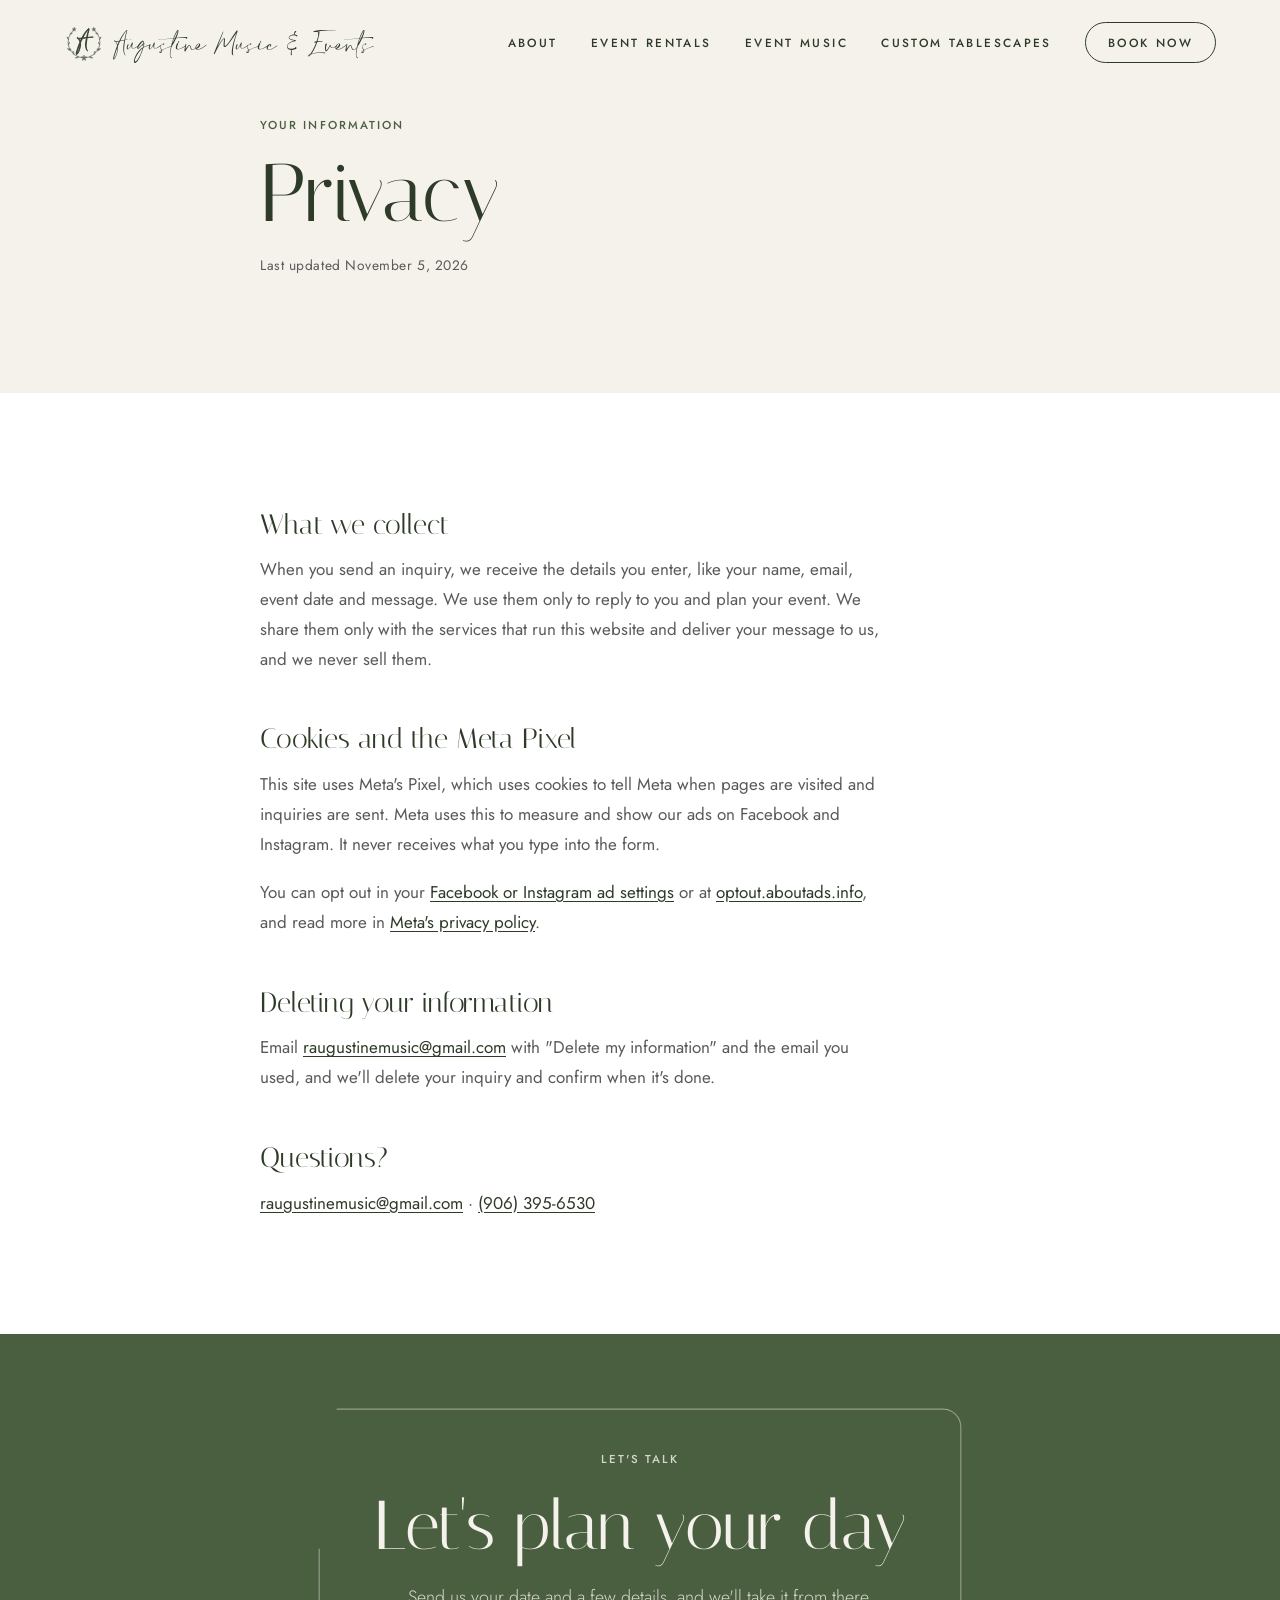
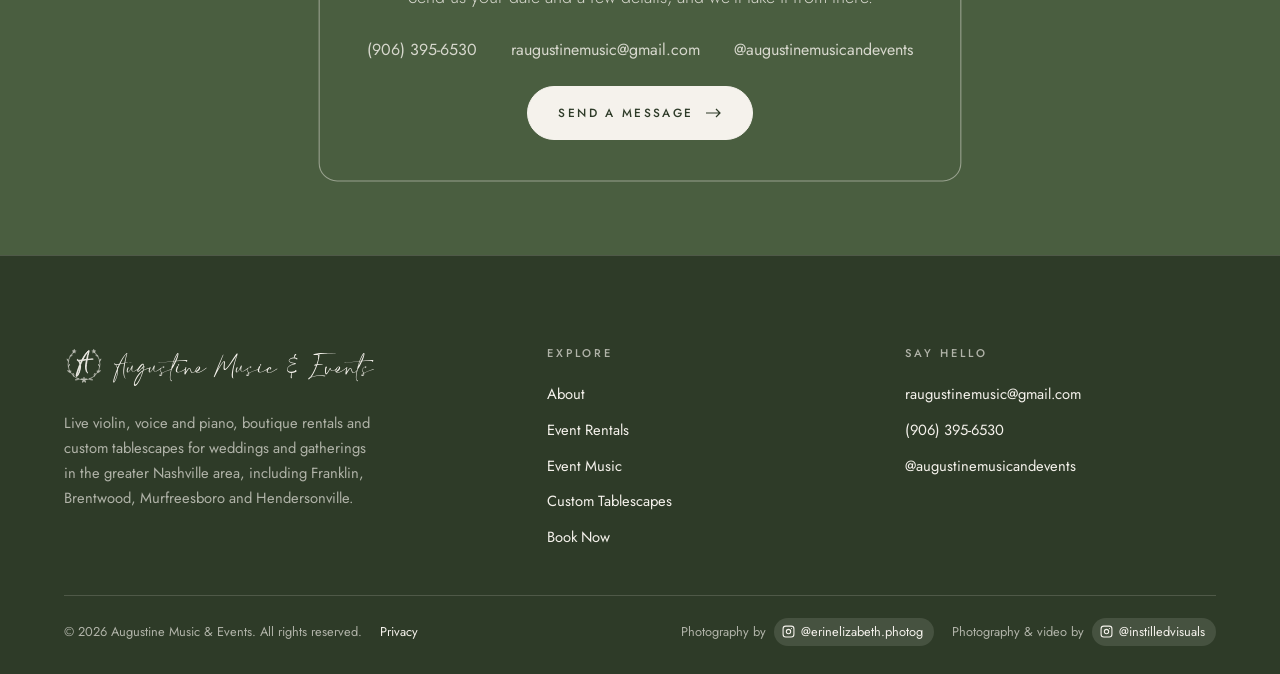
<file: privacy.html>
<!DOCTYPE html>
<html lang="en">
<head>
  <meta charset="UTF-8" />
  <meta name="viewport" content="width=device-width, initial-scale=1.0" />
  <title>Privacy | Augustine Music &amp; Events</title>
  <meta name="description" content="What Augustine Music &amp; Events collects through this website, how the Meta Pixel is used, and how to ask for your information to be deleted." />
  <link rel="canonical" href="https://augustineevents.com/privacy" />
  <link rel="icon" href="favicon.svg" type="image/svg+xml" />
  <meta property="og:type" content="website" />
  <meta property="og:site_name" content="Augustine Music &amp; Events" />
  <meta property="og:title" content="Privacy | Augustine Music & Events" />
  <meta property="og:description" content="What Augustine Music &amp; Events collects through this website, how the Meta Pixel is used, and how to ask for your information to be deleted." />
  <meta property="og:url" content="https://augustineevents.com/privacy" />
  <meta property="og:image" content="https://augustineevents.com/og-image.jpg" />
  <meta property="og:image:width" content="1200" />
  <meta property="og:image:height" content="630" />
  <meta property="og:image:alt" content="A candlelit wedding reception table set with glassware, greenery and white florals." />
  <meta name="twitter:card" content="summary_large_image" />
  <meta name="twitter:title" content="Privacy | Augustine Music & Events" />
  <meta name="twitter:description" content="What Augustine Music &amp; Events collects through this website, how the Meta Pixel is used, and how to ask for your information to be deleted." />
  <meta name="twitter:image" content="https://augustineevents.com/og-image.jpg" />
  <link rel="preconnect" href="https://fonts.googleapis.com" />
  <link rel="preconnect" href="https://fonts.gstatic.com" crossorigin />
  <link href="https://fonts.googleapis.com/css2?family=Italiana&family=Jost:wght@300;400;500&display=swap" rel="stylesheet" />
  <link rel="stylesheet" href="css/site.css" />
  <script>
    // Reveal animations hide content until it scrolls into view. Only do that
    // once js/site.js is running; if it never starts, show everything.
    document.documentElement.classList.add('reveal-ready');
    setTimeout(function () { if (!window.__siteReady) document.documentElement.classList.remove('reveal-ready'); }, 2500);
  </script>
  <script src="js/site.js" defer></script>
  <style>
    .privacy-intro { display: grid; gap: 18px; justify-items: start; }
    .privacy-updated { font-size: 0.86rem; color: var(--muted); letter-spacing: 0.04em; }
    .privacy-body { display: grid; gap: clamp(34px, 4vw, 48px); }
    .privacy-body section { display: grid; gap: 14px; scroll-margin-top: 110px; }
    .privacy-body h2 { color: var(--green-dark); }
    .privacy-body a { color: var(--green-dark); text-decoration: underline; text-underline-offset: 3px; }
  </style>
  <!-- Business details for search engines (schema.org). Same block on every page; keep in step with the footer. -->
  <script type="application/ld+json">
  {
   "@context": "https://schema.org",
   "@type": "LocalBusiness",
   "@id": "https://augustineevents.com/#business",
   "name": "Augustine Music & Events",
   "url": "https://augustineevents.com/",
   "image": "https://augustineevents.com/og-image.jpg",
   "logo": "https://augustineevents.com/favicon.svg",
   "description": "Live wedding and event music with Becca Augustine, a boutique event rental collection and full-service custom tablescapes near Nashville, Tennessee.",
   "telephone": "+1-906-395-6530",
   "email": "raugustinemusic@gmail.com",
   "priceRange": "$$",
   "address": {
    "@type": "PostalAddress",
    "addressLocality": "Nashville",
    "addressRegion": "TN",
    "addressCountry": "US"
   },
   "areaServed": [
    {
     "@type": "City",
     "name": "Nashville, TN"
    },
    {
     "@type": "City",
     "name": "Franklin, TN"
    },
    {
     "@type": "City",
     "name": "Brentwood, TN"
    },
    {
     "@type": "City",
     "name": "Murfreesboro, TN"
    },
    {
     "@type": "City",
     "name": "Hendersonville, TN"
    }
   ],
   "founder": {
    "@type": "Person",
    "name": "Becca Augustine"
   },
   "sameAs": [
    "https://www.instagram.com/augustinemusicandevents",
    "https://www.facebook.com/1188343811028449",
    "https://www.weddingwire.com/biz/rebecca-augustine/39ca9b00a243d09a.html",
    "https://www.theknot.com/marketplace/rebecca-augustine-nashville-tn-2091142"
   ],
   "makesOffer": [
    {
     "@type": "Offer",
     "url": "https://augustineevents.com/event-music",
     "priceSpecification": {
      "@type": "PriceSpecification",
      "minPrice": 550,
      "priceCurrency": "USD"
     },
     "itemOffered": {
      "@type": "Service",
      "name": "Live wedding and event music",
      "serviceType": "Wedding violinist",
      "description": "Violin and voice with Becca, piano or guitar with Justin, in solo, duo and trio packages for ceremonies, cocktail hours and receptions."
     }
    },
    {
     "@type": "Offer",
     "url": "https://augustineevents.com/custom-tablescapes",
     "priceSpecification": {
      "@type": "PriceSpecification",
      "minPrice": 500,
      "priceCurrency": "USD"
     },
     "itemOffered": {
      "@type": "Service",
      "name": "Custom tablescapes",
      "serviceType": "Tablescape design",
      "description": "Full-service custom tablescapes for 2 to 25 guests: design, sourcing, setup and teardown."
     }
    },
    {
     "@type": "Offer",
     "url": "https://augustineevents.com/event-rentals",
     "itemOffered": {
      "@type": "Service",
      "name": "Event rentals",
      "serviceType": "Party equipment rental",
      "description": "Brass candlesticks and candelabras, tableware, toile linens, chandeliers, florals and lawn games."
     }
    }
   ]
  }
  </script>
  <!-- Meta Pixel: identical on every page, just before </head>. The ID is on two
       lines here (PIXEL_ID and the noscript image). See CLAUDE.md "Meta Pixel". -->
  <script>
    (function () {
      var PIXEL_ID = '3496689010498212';
      // Every Pixel event on the site goes through metaTrack, so a blocked or
      // missing Pixel is a silent no-op. Never pass it names, emails, phone
      // numbers or any form field values.
      window.metaTrack = function (event, params) {
        try { if (typeof window.fbq === 'function') window.fbq('track', event, params || {}); } catch (e) {}
      };
      if (!/^\d+$/.test(PIXEL_ID)) return; // not configured yet: load nothing
      !function(f,b,e,v,n,t,s){if(f.fbq)return;n=f.fbq=function(){n.callMethod?
      n.callMethod.apply(n,arguments):n.queue.push(arguments)};if(!f._fbq)f._fbq=n;
      n.push=n;n.loaded=!0;n.version='2.0';n.queue=[];t=b.createElement(e);t.async=!0;
      t.src=v;s=b.getElementsByTagName(e)[0];s.parentNode.insertBefore(t,s)}(window,
      document,'script','https://connect.facebook.net/en_US/fbevents.js');
      // Only the events we send: no automatic button-click or page-metadata collection.
      fbq('set', 'autoConfig', false, PIXEL_ID);
      fbq('init', PIXEL_ID);
      fbq('track', 'PageView');
      // Pages that are a catalog say so on <html data-meta-category="...">.
      var category = document.documentElement.getAttribute('data-meta-category');
      if (category) fbq('track', 'ViewContent', { content_category: category });
    })();
  </script>
  <noscript><img height="1" width="1" style="display:none" alt="" src="https://www.facebook.com/tr?id=3496689010498212&amp;ev=PageView&amp;noscript=1" /></noscript>
  <!-- End Meta Pixel -->
</head>
<body>
  <a class="skip-link" href="#main">Skip to content</a>

  <header class="site-header">
    <a href="index.html" class="brand" aria-label="Augustine Music and Events, home">
      <svg class="brand-mark" viewBox="0 0 64 64" aria-hidden="true" focusable="false"><g class="mark-wreath" opacity="0.72"><g fill="none" stroke="currentColor" stroke-width="1.2" stroke-linecap="round" stroke-linejoin="round"><path d="M16.3 11.91 A25.5 25.5 0 0 0 32 57.5"/><path d="M47.7 11.91 A25.5 25.5 0 0 1 32 57.5"/><g fill="currentColor" fill-opacity="0.18"><path d="M23.28 55.96 Q20.19 54.92 18.08 57.41 Q21.17 58.45 23.28 55.96"/><path d="M15.61 51.53 Q16.65 48.63 14.33 46.6 Q13.29 49.5 15.61 51.53"/><path d="M9.92 44.75 Q8.41 42.27 5.55 42.76 Q7.06 45.24 9.92 44.75"/><path d="M6.89 36.43 Q9.24 35.06 8.83 32.37 Q6.48 33.74 6.89 36.43"/><path d="M6.89 27.57 Q7.27 25.06 5.08 23.78 Q4.69 26.29 6.89 27.57"/><path d="M9.92 19.25 Q12.24 19.65 13.47 17.63 Q11.14 17.24 9.92 19.25"/><path d="M15.61 12.47 Q17.24 11.03 16.51 8.98 Q14.87 10.42 15.61 12.47"/><path d="M40.72 55.96 Q42.83 58.45 45.92 57.41 Q43.81 54.92 40.72 55.96"/><path d="M48.39 51.53 Q50.71 49.5 49.67 46.6 Q47.35 48.63 48.39 51.53"/><path d="M54.08 44.75 Q56.94 45.24 58.45 42.76 Q55.59 42.27 54.08 44.75"/><path d="M57.11 36.43 Q57.52 33.74 55.17 32.37 Q54.76 35.06 57.11 36.43"/><path d="M57.11 27.57 Q59.31 26.29 58.92 23.78 Q56.73 25.06 57.11 27.57"/><path d="M54.08 19.25 Q52.86 17.24 50.53 17.63 Q51.76 19.65 54.08 19.25"/><path d="M48.39 12.47 Q49.13 10.42 47.49 8.98 Q46.76 11.03 48.39 12.47"/></g></g><g fill="currentColor" stroke="none"><g transform="translate(32 57.5) scale(0.62)"><path transform="rotate(0)" d="M0 0 C -2.6 -2.4 -2.6 -6.8 0 -8.4 C 2.6 -6.8 2.6 -2.4 0 0 Z"/><path transform="rotate(72)" d="M0 0 C -2.6 -2.4 -2.6 -6.8 0 -8.4 C 2.6 -6.8 2.6 -2.4 0 0 Z"/><path transform="rotate(144)" d="M0 0 C -2.6 -2.4 -2.6 -6.8 0 -8.4 C 2.6 -6.8 2.6 -2.4 0 0 Z"/><path transform="rotate(216)" d="M0 0 C -2.6 -2.4 -2.6 -6.8 0 -8.4 C 2.6 -6.8 2.6 -2.4 0 0 Z"/><path transform="rotate(288)" d="M0 0 C -2.6 -2.4 -2.6 -6.8 0 -8.4 C 2.6 -6.8 2.6 -2.4 0 0 Z"/><circle r="1.5"/></g><g transform="translate(16.3 11.91) scale(0.434)"><path transform="rotate(0)" d="M0 0 C -2.6 -2.4 -2.6 -6.8 0 -8.4 C 2.6 -6.8 2.6 -2.4 0 0 Z"/><path transform="rotate(72)" d="M0 0 C -2.6 -2.4 -2.6 -6.8 0 -8.4 C 2.6 -6.8 2.6 -2.4 0 0 Z"/><path transform="rotate(144)" d="M0 0 C -2.6 -2.4 -2.6 -6.8 0 -8.4 C 2.6 -6.8 2.6 -2.4 0 0 Z"/><path transform="rotate(216)" d="M0 0 C -2.6 -2.4 -2.6 -6.8 0 -8.4 C 2.6 -6.8 2.6 -2.4 0 0 Z"/><path transform="rotate(288)" d="M0 0 C -2.6 -2.4 -2.6 -6.8 0 -8.4 C 2.6 -6.8 2.6 -2.4 0 0 Z"/><circle r="1.5"/></g><g transform="translate(47.7 11.91) scale(0.434)"><path transform="rotate(0)" d="M0 0 C -2.6 -2.4 -2.6 -6.8 0 -8.4 C 2.6 -6.8 2.6 -2.4 0 0 Z"/><path transform="rotate(72)" d="M0 0 C -2.6 -2.4 -2.6 -6.8 0 -8.4 C 2.6 -6.8 2.6 -2.4 0 0 Z"/><path transform="rotate(144)" d="M0 0 C -2.6 -2.4 -2.6 -6.8 0 -8.4 C 2.6 -6.8 2.6 -2.4 0 0 Z"/><path transform="rotate(216)" d="M0 0 C -2.6 -2.4 -2.6 -6.8 0 -8.4 C 2.6 -6.8 2.6 -2.4 0 0 Z"/><path transform="rotate(288)" d="M0 0 C -2.6 -2.4 -2.6 -6.8 0 -8.4 C 2.6 -6.8 2.6 -2.4 0 0 Z"/><circle r="1.5"/></g><g transform="translate(9.48 43.97) scale(0.3224)"><path transform="rotate(0)" d="M0 0 C -2.6 -2.4 -2.6 -6.8 0 -8.4 C 2.6 -6.8 2.6 -2.4 0 0 Z"/><path transform="rotate(72)" d="M0 0 C -2.6 -2.4 -2.6 -6.8 0 -8.4 C 2.6 -6.8 2.6 -2.4 0 0 Z"/><path transform="rotate(144)" d="M0 0 C -2.6 -2.4 -2.6 -6.8 0 -8.4 C 2.6 -6.8 2.6 -2.4 0 0 Z"/><path transform="rotate(216)" d="M0 0 C -2.6 -2.4 -2.6 -6.8 0 -8.4 C 2.6 -6.8 2.6 -2.4 0 0 Z"/><path transform="rotate(288)" d="M0 0 C -2.6 -2.4 -2.6 -6.8 0 -8.4 C 2.6 -6.8 2.6 -2.4 0 0 Z"/><circle r="1.5"/></g><g transform="translate(54.52 43.97) scale(0.3224)"><path transform="rotate(0)" d="M0 0 C -2.6 -2.4 -2.6 -6.8 0 -8.4 C 2.6 -6.8 2.6 -2.4 0 0 Z"/><path transform="rotate(72)" d="M0 0 C -2.6 -2.4 -2.6 -6.8 0 -8.4 C 2.6 -6.8 2.6 -2.4 0 0 Z"/><path transform="rotate(144)" d="M0 0 C -2.6 -2.4 -2.6 -6.8 0 -8.4 C 2.6 -6.8 2.6 -2.4 0 0 Z"/><path transform="rotate(216)" d="M0 0 C -2.6 -2.4 -2.6 -6.8 0 -8.4 C 2.6 -6.8 2.6 -2.4 0 0 Z"/><path transform="rotate(288)" d="M0 0 C -2.6 -2.4 -2.6 -6.8 0 -8.4 C 2.6 -6.8 2.6 -2.4 0 0 Z"/><circle r="1.5"/></g></g></g><g transform="translate(23.67 42.27) scale(0.04 -0.04)"><path d="M561 459Q567 459 569.5 458.0Q572 457 578 453Q574 452 571.5 451.0Q569 450 567 450Q555 449 542.5 448.5Q530 448 517 447Q500 445 482.5 443.0Q465 441 448 439Q430 437 412.5 435.0Q395 433 377 431Q368 430 358.5 429.0Q349 428 339 426Q333 393 327.0 360.5Q321 328 316 294Q305 232 301 170Q297 122 299.5 75.0Q302 28 315 -19Q319 -30 323.0 -40.0Q327 -50 331 -61Q340 -81 358 -90Q360 -91 360.0 -91.5Q360 -92 362 -93Q358 -99 349 -97Q342 -94 335 -89Q322 -79 313 -64Q303 -48 297.0 -31.0Q291 -14 286 4Q275 46 271.0 89.0Q267 132 269 175Q271 213 276.0 251.0Q281 289 287 327Q292 350 296.5 374.0Q301 398 306 421Q301 421 298 420Q281 418 262.5 415.0Q244 412 226 409Q207 407 188.5 403.5Q170 400 151 398Q130 356 110.5 314.0Q91 272 72 229Q70 225 69.0 222.0Q68 219 69 214Q73 176 70.5 138.5Q68 101 60 63Q49 -2 27.5 -62.0Q6 -122 -26 -179Q-32 -190 -39.5 -201.5Q-47 -213 -55 -224Q-63 -237 -77 -239H-91Q-104 -236 -105 -224Q-105 -215 -105.0 -206.0Q-105 -197 -103 -189Q-96 -145 -83.0 -102.5Q-70 -60 -56 -18Q-15 113 40 244Q43 252 41 262Q33 296 17.5 327.0Q2 358 -18 386Q-23 386 -26.5 386.5Q-30 387 -35 388Q-43 390 -48 392Q-62 399 -65.0 411.0Q-68 423 -59 435Q-53 442 -41 440Q-38 440 -35 437L-34 436Q-34 435 -33 435H-34Q-32 431 -32 428V424V423Q-32 422 -31 421Q-30 419 -27 416Q-25 414 -23.5 411.5Q-22 409 -20 407H-14Q-4 407 6.5 406.5Q17 406 27 407Q50 409 73.0 411.5Q96 414 119 416Q171 518 234.5 613.5Q298 709 382 787Q387 791 391.5 794.0Q396 797 403 797Q418 797 417 781Q416 776 415.0 770.0Q414 764 412 758Q366 603 343 442Q353 443 363.0 444.0Q373 445 383 447Q401 448 419.0 449.5Q437 451 454 453Q460 454 466.5 454.5Q473 455 479 455L530 458Q538 458 545.5 458.5Q553 459 561 459ZM48 125Q50 137 50.0 149.0Q50 161 51 173H48Q48 171 46 167Q21 105 -1.5 43.5Q-24 -18 -44 -81Q-52 -108 -59.5 -135.5Q-67 -163 -72 -191Q-74 -196 -74.0 -201.5Q-74 -207 -75 -212Q-71 -212 -71 -210Q-66 -204 -61.5 -198.0Q-57 -192 -53 -186Q-31 -152 -15.0 -116.5Q1 -81 14 -44Q40 37 48 125ZM61 295Q72 320 83.5 344.5Q95 369 107 392Q98 390 89.0 390.0Q80 390 71 388Q54 385 36.5 384.5Q19 384 1 384Q11 372 20 356Q30 341 37.5 325.5Q45 310 52 293Q53 291 53.5 289.0Q54 287 56 282Q59 291 61 295ZM309 438Q319 482 328.0 522.0Q337 562 346.5 601.0Q356 640 366.5 680.0Q377 720 391 764Q394 770 394 776Q394 777 393 778L384 769Q316 694 264.5 607.5Q213 521 162 421Q174 423 186.5 424.0Q199 425 211 427Q234 429 257.0 432.5Q280 436 303 438Z" fill="currentColor" stroke="currentColor" stroke-width="33.67" stroke-linejoin="round"/></g></svg>
      <span class="brand-name">Augustine Music &amp; Events</span>
    </a>
    <nav class="site-nav" aria-label="Main">
      <ul class="nav-links" id="navLinks">
        <li><a href="about.html">About</a></li>
        <li><a href="event-rentals.html">Event Rentals</a></li>
        <li><a href="event-music.html">Event Music</a></li>
        <li><a href="custom-tablescapes.html">Custom Tablescapes</a></li>
        <li><a href="contact.html" class="nav-cta">Book Now</a></li>
      </ul>
    </nav>
    <button class="nav-toggle" id="navToggle" type="button" aria-label="Open menu" aria-expanded="false" aria-controls="navLinks"><span></span><span></span></button>
  </header>

  <main id="main">
    <section class="section bg-cream">
      <div class="wrap-narrow privacy-intro">
        <p class="eyebrow rise" style="--d:0">Your information</p>
        <h1 class="display rise" style="--d:1">Privacy</h1>
                <p class="privacy-updated rise" style="--d:2">Last updated November 5, 2026</p>
      </div>
    </section>

    <section class="section bg-white">
      <div class="wrap-narrow privacy-body">
        <section>
          <h2 class="h3">What we collect</h2>
          <div class="prose">
            <p>When you send an inquiry, we receive the details you enter, like your name, email, event date and message. We use them only to reply to you and plan your event. We share them only with the services that run this website and deliver your message to us, and we never sell them.</p>
          </div>
        </section>

        <section>
          <h2 class="h3">Cookies and the Meta Pixel</h2>
          <div class="prose">
            <p>This site uses Meta's Pixel, which uses cookies to tell Meta when pages are visited and inquiries are sent. Meta uses this to measure and show our ads on Facebook and Instagram. It never receives what you type into the form.</p>
            <p>You can opt out in your <a href="https://www.facebook.com/adpreferences" target="_blank" rel="noopener">Facebook or Instagram ad settings</a> or at <a href="https://optout.aboutads.info" target="_blank" rel="noopener">optout.aboutads.info</a>, and read more in <a href="https://www.facebook.com/privacy/policy/" target="_blank" rel="noopener">Meta's privacy policy</a>.</p>
          </div>
        </section>

        <section id="data-deletion">
          <h2 class="h3">Deleting your information</h2>
          <div class="prose">
            <p>Email <a href="mailto:raugustinemusic@gmail.com?subject=Delete%20my%20information">raugustinemusic@gmail.com</a> with "Delete my information" and the email you used, and we'll delete your inquiry and confirm when it's done.</p>
          </div>
        </section>

        <section>
          <h2 class="h3">Questions?</h2>
          <div class="prose">
            <p><a href="mailto:raugustinemusic@gmail.com">raugustinemusic@gmail.com</a> · <a href="tel:9063956530">(906) 395-6530</a></p>
          </div>
        </section>
      </div>
    </section>

    <section class="section bg-green closing" data-vines>
      <div class="botanical-watermark" data-botanical style="right: -60px; bottom: -80px;"></div>
      <div class="botanical-watermark" data-botanical style="left: -90px; top: -120px; transform: scaleX(-1) rotate(180deg);"></div>
      <div class="wrap-narrow">
        <p class="eyebrow center fade-in">Let's talk</p>
        <h2 class="display fade-in">Let's plan your day</h2>
        <p class="lede fade-in">Send us your date and a few details, and we'll take it from there.</p>
        <div class="contact-row fade-in">
          <a href="tel:9063956530">(906) 395-6530</a>
          <a href="mailto:raugustinemusic@gmail.com">raugustinemusic@gmail.com</a>
          <a href="https://instagram.com/augustinemusicandevents" target="_blank" rel="noopener">@augustinemusicandevents</a>
        </div>
        <div class="btn-row fade-in">
          <a href="contact.html" class="btn btn-solid-light">Send a Message <svg class="arrow" viewBox="0 0 16 10" aria-hidden="true" focusable="false"><path d="M0 5h14M10 1l4 4-4 4" fill="none" stroke="currentColor" stroke-width="1.2"/></svg></a>
        </div>
      </div>
    </section>

  </main>

  <footer class="site-footer">
    <div class="wrap footer-top">
      <div class="footer-brand">
        <a href="index.html" class="brand" aria-label="Augustine Music and Events, home">
          <svg class="brand-mark" viewBox="0 0 64 64" aria-hidden="true" focusable="false"><g class="mark-wreath" opacity="0.72"><g fill="none" stroke="currentColor" stroke-width="1.2" stroke-linecap="round" stroke-linejoin="round"><path d="M16.3 11.91 A25.5 25.5 0 0 0 32 57.5"/><path d="M47.7 11.91 A25.5 25.5 0 0 1 32 57.5"/><g fill="currentColor" fill-opacity="0.18"><path d="M23.28 55.96 Q20.19 54.92 18.08 57.41 Q21.17 58.45 23.28 55.96"/><path d="M15.61 51.53 Q16.65 48.63 14.33 46.6 Q13.29 49.5 15.61 51.53"/><path d="M9.92 44.75 Q8.41 42.27 5.55 42.76 Q7.06 45.24 9.92 44.75"/><path d="M6.89 36.43 Q9.24 35.06 8.83 32.37 Q6.48 33.74 6.89 36.43"/><path d="M6.89 27.57 Q7.27 25.06 5.08 23.78 Q4.69 26.29 6.89 27.57"/><path d="M9.92 19.25 Q12.24 19.65 13.47 17.63 Q11.14 17.24 9.92 19.25"/><path d="M15.61 12.47 Q17.24 11.03 16.51 8.98 Q14.87 10.42 15.61 12.47"/><path d="M40.72 55.96 Q42.83 58.45 45.92 57.41 Q43.81 54.92 40.72 55.96"/><path d="M48.39 51.53 Q50.71 49.5 49.67 46.6 Q47.35 48.63 48.39 51.53"/><path d="M54.08 44.75 Q56.94 45.24 58.45 42.76 Q55.59 42.27 54.08 44.75"/><path d="M57.11 36.43 Q57.52 33.74 55.17 32.37 Q54.76 35.06 57.11 36.43"/><path d="M57.11 27.57 Q59.31 26.29 58.92 23.78 Q56.73 25.06 57.11 27.57"/><path d="M54.08 19.25 Q52.86 17.24 50.53 17.63 Q51.76 19.65 54.08 19.25"/><path d="M48.39 12.47 Q49.13 10.42 47.49 8.98 Q46.76 11.03 48.39 12.47"/></g></g><g fill="currentColor" stroke="none"><g transform="translate(32 57.5) scale(0.62)"><path transform="rotate(0)" d="M0 0 C -2.6 -2.4 -2.6 -6.8 0 -8.4 C 2.6 -6.8 2.6 -2.4 0 0 Z"/><path transform="rotate(72)" d="M0 0 C -2.6 -2.4 -2.6 -6.8 0 -8.4 C 2.6 -6.8 2.6 -2.4 0 0 Z"/><path transform="rotate(144)" d="M0 0 C -2.6 -2.4 -2.6 -6.8 0 -8.4 C 2.6 -6.8 2.6 -2.4 0 0 Z"/><path transform="rotate(216)" d="M0 0 C -2.6 -2.4 -2.6 -6.8 0 -8.4 C 2.6 -6.8 2.6 -2.4 0 0 Z"/><path transform="rotate(288)" d="M0 0 C -2.6 -2.4 -2.6 -6.8 0 -8.4 C 2.6 -6.8 2.6 -2.4 0 0 Z"/><circle r="1.5"/></g><g transform="translate(16.3 11.91) scale(0.434)"><path transform="rotate(0)" d="M0 0 C -2.6 -2.4 -2.6 -6.8 0 -8.4 C 2.6 -6.8 2.6 -2.4 0 0 Z"/><path transform="rotate(72)" d="M0 0 C -2.6 -2.4 -2.6 -6.8 0 -8.4 C 2.6 -6.8 2.6 -2.4 0 0 Z"/><path transform="rotate(144)" d="M0 0 C -2.6 -2.4 -2.6 -6.8 0 -8.4 C 2.6 -6.8 2.6 -2.4 0 0 Z"/><path transform="rotate(216)" d="M0 0 C -2.6 -2.4 -2.6 -6.8 0 -8.4 C 2.6 -6.8 2.6 -2.4 0 0 Z"/><path transform="rotate(288)" d="M0 0 C -2.6 -2.4 -2.6 -6.8 0 -8.4 C 2.6 -6.8 2.6 -2.4 0 0 Z"/><circle r="1.5"/></g><g transform="translate(47.7 11.91) scale(0.434)"><path transform="rotate(0)" d="M0 0 C -2.6 -2.4 -2.6 -6.8 0 -8.4 C 2.6 -6.8 2.6 -2.4 0 0 Z"/><path transform="rotate(72)" d="M0 0 C -2.6 -2.4 -2.6 -6.8 0 -8.4 C 2.6 -6.8 2.6 -2.4 0 0 Z"/><path transform="rotate(144)" d="M0 0 C -2.6 -2.4 -2.6 -6.8 0 -8.4 C 2.6 -6.8 2.6 -2.4 0 0 Z"/><path transform="rotate(216)" d="M0 0 C -2.6 -2.4 -2.6 -6.8 0 -8.4 C 2.6 -6.8 2.6 -2.4 0 0 Z"/><path transform="rotate(288)" d="M0 0 C -2.6 -2.4 -2.6 -6.8 0 -8.4 C 2.6 -6.8 2.6 -2.4 0 0 Z"/><circle r="1.5"/></g><g transform="translate(9.48 43.97) scale(0.3224)"><path transform="rotate(0)" d="M0 0 C -2.6 -2.4 -2.6 -6.8 0 -8.4 C 2.6 -6.8 2.6 -2.4 0 0 Z"/><path transform="rotate(72)" d="M0 0 C -2.6 -2.4 -2.6 -6.8 0 -8.4 C 2.6 -6.8 2.6 -2.4 0 0 Z"/><path transform="rotate(144)" d="M0 0 C -2.6 -2.4 -2.6 -6.8 0 -8.4 C 2.6 -6.8 2.6 -2.4 0 0 Z"/><path transform="rotate(216)" d="M0 0 C -2.6 -2.4 -2.6 -6.8 0 -8.4 C 2.6 -6.8 2.6 -2.4 0 0 Z"/><path transform="rotate(288)" d="M0 0 C -2.6 -2.4 -2.6 -6.8 0 -8.4 C 2.6 -6.8 2.6 -2.4 0 0 Z"/><circle r="1.5"/></g><g transform="translate(54.52 43.97) scale(0.3224)"><path transform="rotate(0)" d="M0 0 C -2.6 -2.4 -2.6 -6.8 0 -8.4 C 2.6 -6.8 2.6 -2.4 0 0 Z"/><path transform="rotate(72)" d="M0 0 C -2.6 -2.4 -2.6 -6.8 0 -8.4 C 2.6 -6.8 2.6 -2.4 0 0 Z"/><path transform="rotate(144)" d="M0 0 C -2.6 -2.4 -2.6 -6.8 0 -8.4 C 2.6 -6.8 2.6 -2.4 0 0 Z"/><path transform="rotate(216)" d="M0 0 C -2.6 -2.4 -2.6 -6.8 0 -8.4 C 2.6 -6.8 2.6 -2.4 0 0 Z"/><path transform="rotate(288)" d="M0 0 C -2.6 -2.4 -2.6 -6.8 0 -8.4 C 2.6 -6.8 2.6 -2.4 0 0 Z"/><circle r="1.5"/></g></g></g><g transform="translate(23.67 42.27) scale(0.04 -0.04)"><path d="M561 459Q567 459 569.5 458.0Q572 457 578 453Q574 452 571.5 451.0Q569 450 567 450Q555 449 542.5 448.5Q530 448 517 447Q500 445 482.5 443.0Q465 441 448 439Q430 437 412.5 435.0Q395 433 377 431Q368 430 358.5 429.0Q349 428 339 426Q333 393 327.0 360.5Q321 328 316 294Q305 232 301 170Q297 122 299.5 75.0Q302 28 315 -19Q319 -30 323.0 -40.0Q327 -50 331 -61Q340 -81 358 -90Q360 -91 360.0 -91.5Q360 -92 362 -93Q358 -99 349 -97Q342 -94 335 -89Q322 -79 313 -64Q303 -48 297.0 -31.0Q291 -14 286 4Q275 46 271.0 89.0Q267 132 269 175Q271 213 276.0 251.0Q281 289 287 327Q292 350 296.5 374.0Q301 398 306 421Q301 421 298 420Q281 418 262.5 415.0Q244 412 226 409Q207 407 188.5 403.5Q170 400 151 398Q130 356 110.5 314.0Q91 272 72 229Q70 225 69.0 222.0Q68 219 69 214Q73 176 70.5 138.5Q68 101 60 63Q49 -2 27.5 -62.0Q6 -122 -26 -179Q-32 -190 -39.5 -201.5Q-47 -213 -55 -224Q-63 -237 -77 -239H-91Q-104 -236 -105 -224Q-105 -215 -105.0 -206.0Q-105 -197 -103 -189Q-96 -145 -83.0 -102.5Q-70 -60 -56 -18Q-15 113 40 244Q43 252 41 262Q33 296 17.5 327.0Q2 358 -18 386Q-23 386 -26.5 386.5Q-30 387 -35 388Q-43 390 -48 392Q-62 399 -65.0 411.0Q-68 423 -59 435Q-53 442 -41 440Q-38 440 -35 437L-34 436Q-34 435 -33 435H-34Q-32 431 -32 428V424V423Q-32 422 -31 421Q-30 419 -27 416Q-25 414 -23.5 411.5Q-22 409 -20 407H-14Q-4 407 6.5 406.5Q17 406 27 407Q50 409 73.0 411.5Q96 414 119 416Q171 518 234.5 613.5Q298 709 382 787Q387 791 391.5 794.0Q396 797 403 797Q418 797 417 781Q416 776 415.0 770.0Q414 764 412 758Q366 603 343 442Q353 443 363.0 444.0Q373 445 383 447Q401 448 419.0 449.5Q437 451 454 453Q460 454 466.5 454.5Q473 455 479 455L530 458Q538 458 545.5 458.5Q553 459 561 459ZM48 125Q50 137 50.0 149.0Q50 161 51 173H48Q48 171 46 167Q21 105 -1.5 43.5Q-24 -18 -44 -81Q-52 -108 -59.5 -135.5Q-67 -163 -72 -191Q-74 -196 -74.0 -201.5Q-74 -207 -75 -212Q-71 -212 -71 -210Q-66 -204 -61.5 -198.0Q-57 -192 -53 -186Q-31 -152 -15.0 -116.5Q1 -81 14 -44Q40 37 48 125ZM61 295Q72 320 83.5 344.5Q95 369 107 392Q98 390 89.0 390.0Q80 390 71 388Q54 385 36.5 384.5Q19 384 1 384Q11 372 20 356Q30 341 37.5 325.5Q45 310 52 293Q53 291 53.5 289.0Q54 287 56 282Q59 291 61 295ZM309 438Q319 482 328.0 522.0Q337 562 346.5 601.0Q356 640 366.5 680.0Q377 720 391 764Q394 770 394 776Q394 777 393 778L384 769Q316 694 264.5 607.5Q213 521 162 421Q174 423 186.5 424.0Q199 425 211 427Q234 429 257.0 432.5Q280 436 303 438Z" fill="currentColor" stroke="currentColor" stroke-width="33.67" stroke-linejoin="round"/></g></svg>
          <span class="brand-name">Augustine Music &amp; Events</span>
        </a>
        <p class="footer-tagline">Live violin, voice and piano, boutique rentals and custom tablescapes for weddings and gatherings in the greater Nashville area, including Franklin, Brentwood, Murfreesboro and Hendersonville.</p>
      </div>
      <div class="footer-col">
        <h2 class="footer-heading">Explore</h2>
        <ul>
          <li><a href="about.html">About</a></li>
          <li><a href="event-rentals.html">Event Rentals</a></li>
          <li><a href="event-music.html">Event Music</a></li>
          <li><a href="custom-tablescapes.html">Custom Tablescapes</a></li>
          <li><a href="contact.html">Book Now</a></li>
        </ul>
      </div>
      <div class="footer-col">
        <h2 class="footer-heading">Say hello</h2>
        <ul>
          <li><a href="mailto:raugustinemusic@gmail.com">raugustinemusic@gmail.com</a></li>
          <li><a href="tel:9063956530">(906) 395-6530</a></li>
          <li><a href="https://instagram.com/augustinemusicandevents" target="_blank" rel="noopener">@augustinemusicandevents</a></li>
        </ul>
      </div>
    </div>
    <div class="wrap footer-bottom">
      <p>&copy; 2026 Augustine Music &amp; Events. All rights reserved. <a href="privacy.html" class="footer-privacy">Privacy</a></p>
      <p class="footer-credits"><span class="credit">Photography by <a href="https://www.instagram.com/erinelizabeth.photog?igsh=bGJ2ZzkxNmQ1M3Fk" target="_blank" rel="noopener" class="photo-credit-link">@erinelizabeth.photog</a></span> <span class="credit">Photography &amp; video by <a href="https://www.instagram.com/instilledvisuals" target="_blank" rel="noopener" class="photo-credit-link">@instilledvisuals</a></span></p>
    </div>
  </footer>

</body>
</html>
</file>
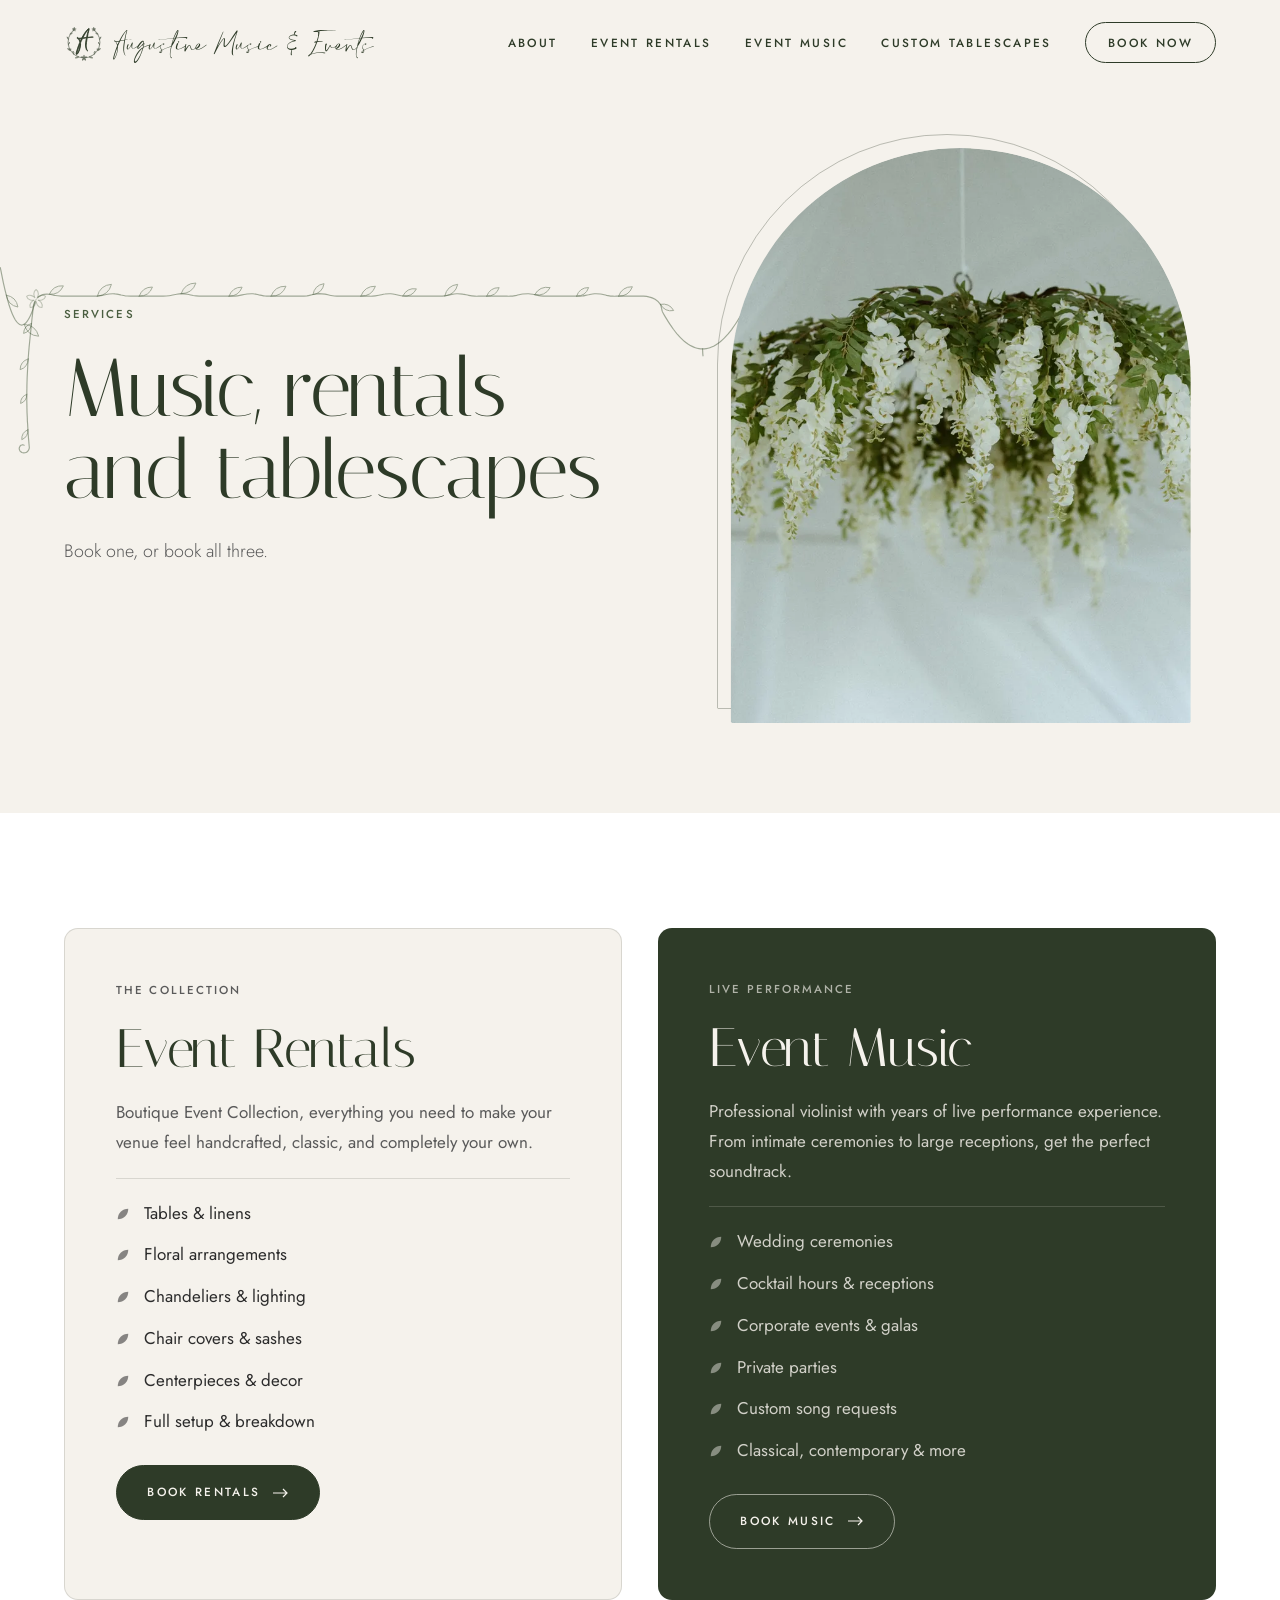
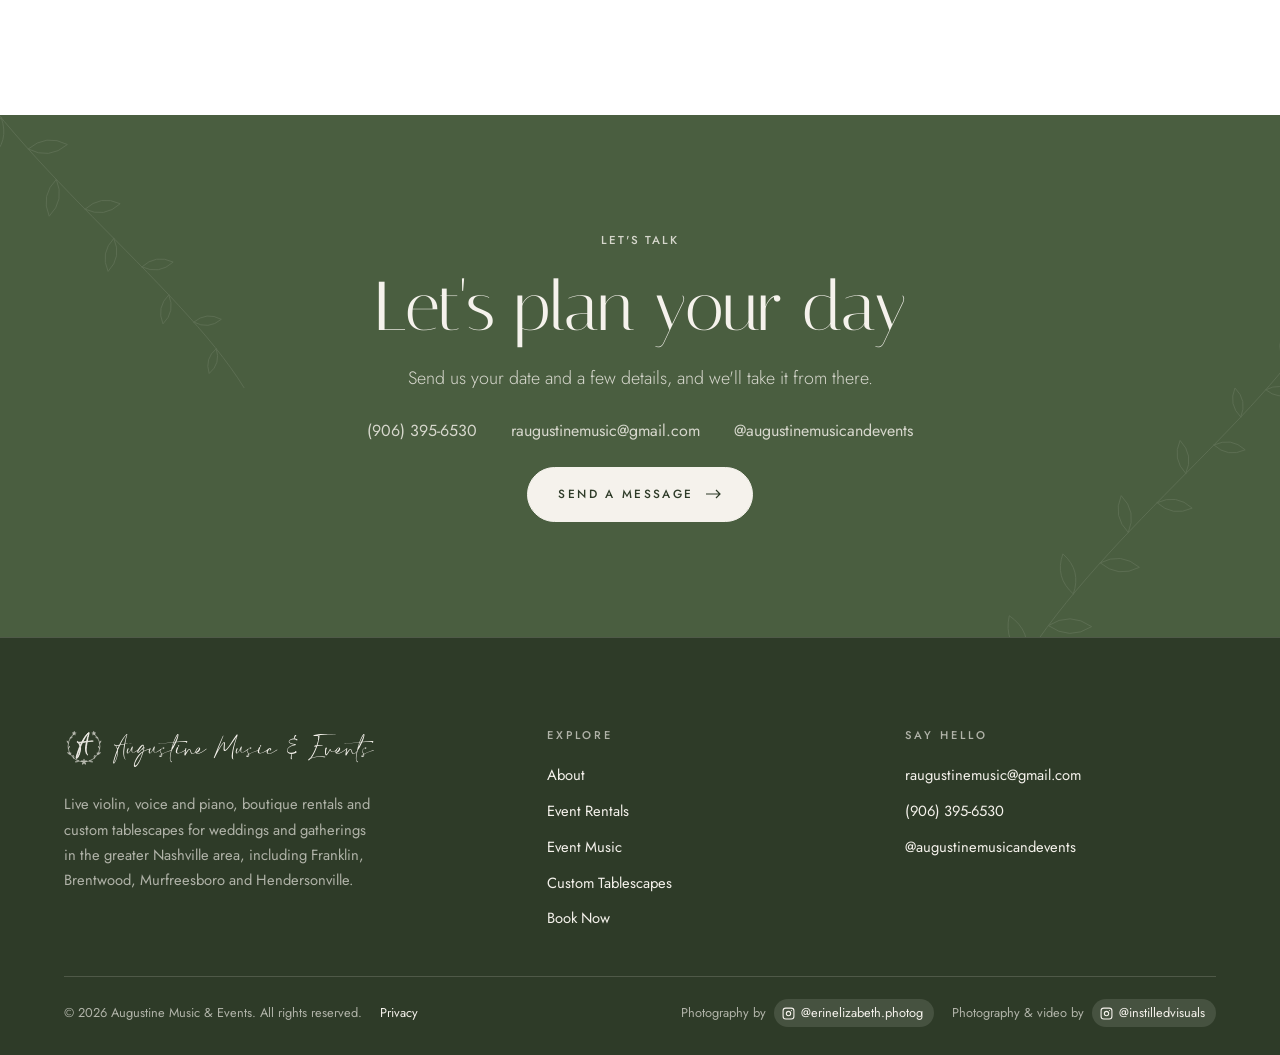
<file: services.html>
<!DOCTYPE html>
<html lang="en">
<head>
  <meta charset="UTF-8" />
  <meta name="viewport" content="width=device-width, initial-scale=1.0" />
  <title>Wedding Music, Rentals &amp; Tablescapes in Nashville | Augustine Music &amp; Events</title>
  <meta name="description" content="Live violin and vocal performance plus a boutique event rental collection for weddings and celebrations in the greater Nashville, TN area." />
  <link rel="canonical" href="https://augustineevents.com/services" />
  <link rel="icon" href="favicon.svg" type="image/svg+xml" />
  <meta property="og:type" content="website" />
  <meta property="og:site_name" content="Augustine Music &amp; Events" />
  <meta property="og:title" content="Wedding Music, Rentals & Tablescapes in Nashville | Augustine Music & Events" />
  <meta property="og:description" content="Live violin and vocal performance plus a boutique event rental collection for weddings and celebrations in the greater Nashville, TN area." />
  <meta property="og:url" content="https://augustineevents.com/services" />
  <meta property="og:image" content="https://augustineevents.com/og-image.jpg" />
  <meta property="og:image:width" content="1200" />
  <meta property="og:image:height" content="630" />
  <meta property="og:image:alt" content="A candlelit wedding reception table set with glassware, greenery and white florals." />
  <meta name="twitter:card" content="summary_large_image" />
  <meta name="twitter:title" content="Wedding Music, Rentals & Tablescapes in Nashville | Augustine Music & Events" />
  <meta name="twitter:description" content="Live violin and vocal performance plus a boutique event rental collection for weddings and celebrations in the greater Nashville, TN area." />
  <meta name="twitter:image" content="https://augustineevents.com/og-image.jpg" />
  <link rel="preconnect" href="https://fonts.googleapis.com" />
  <link rel="preconnect" href="https://fonts.gstatic.com" crossorigin />
  <link href="https://fonts.googleapis.com/css2?family=Italiana&family=Jost:wght@300;400;500&display=swap" rel="stylesheet" />
  <link rel="stylesheet" href="css/site.css" />
  <script>
    // Reveal animations hide content until it scrolls into view. Only do that
    // once js/site.js is running; if it never starts, show everything.
    document.documentElement.classList.add('reveal-ready');
    setTimeout(function () { if (!window.__siteReady) document.documentElement.classList.remove('reveal-ready'); }, 2500);
  </script>
  <script src="js/site.js" defer></script>
  <style>
    .services-grid { display: grid; grid-template-columns: repeat(2, minmax(0, 1fr)); gap: clamp(20px, 3vw, 36px); }
    .service-panel { display: grid; gap: 20px; align-content: start; justify-items: start; padding: clamp(32px, 4vw, 56px); border-radius: var(--radius-lg); }
    .service-panel.light { background: var(--cream); border: 1px solid var(--line); }
    .service-panel.dark { background: var(--green-dark); color: var(--on-dark); }
    .service-panel.dark h2 { color: var(--cream); }
    .service-panel.dark .eyebrow { color: var(--on-dark-muted); }
    .service-panel p { color: var(--muted); max-width: 48ch; }
    .service-panel.dark p { color: var(--on-dark); }
    .service-list { list-style: none; display: grid; gap: 12px; width: 100%; border-top: 1px solid var(--line); padding-top: 20px; }
    .service-panel.dark .service-list { border-color: var(--line-on-dark); }
    .service-list li { display: flex; align-items: center; gap: 14px; }
    /* A small leaf in place of a bullet. */
    .service-list li::before {
      content: ''; width: 14px; height: 14px; flex: none; background: currentColor; opacity: 0.55;
      -webkit-mask: url('data:image/svg+xml,<svg xmlns="http://www.w3.org/2000/svg" viewBox="0 0 16 16"><path d="M2 14C2 7 7 2 14 2c0 7-5 12-12 12z"/></svg>') center / contain no-repeat;
              mask: url('data:image/svg+xml,<svg xmlns="http://www.w3.org/2000/svg" viewBox="0 0 16 16"><path d="M2 14C2 7 7 2 14 2c0 7-5 12-12 12z"/></svg>') center / contain no-repeat;
    }
    .service-panel .btn-row { margin-top: 8px; }
    @media (max-width: 760px) { .services-grid { grid-template-columns: 1fr; } }
  </style>
  <!-- Business details for search engines (schema.org). Same block on every page; keep in step with the footer. -->
  <script type="application/ld+json">
  {
   "@context": "https://schema.org",
   "@type": "LocalBusiness",
   "@id": "https://augustineevents.com/#business",
   "name": "Augustine Music & Events",
   "url": "https://augustineevents.com/",
   "image": "https://augustineevents.com/og-image.jpg",
   "logo": "https://augustineevents.com/favicon.svg",
   "description": "Live wedding and event music with Becca Augustine, a boutique event rental collection and full-service custom tablescapes near Nashville, Tennessee.",
   "telephone": "+1-906-395-6530",
   "email": "raugustinemusic@gmail.com",
   "priceRange": "$$",
   "address": {
    "@type": "PostalAddress",
    "addressLocality": "Nashville",
    "addressRegion": "TN",
    "addressCountry": "US"
   },
   "areaServed": [
    {
     "@type": "City",
     "name": "Nashville, TN"
    },
    {
     "@type": "City",
     "name": "Franklin, TN"
    },
    {
     "@type": "City",
     "name": "Brentwood, TN"
    },
    {
     "@type": "City",
     "name": "Murfreesboro, TN"
    },
    {
     "@type": "City",
     "name": "Hendersonville, TN"
    }
   ],
   "founder": {
    "@type": "Person",
    "name": "Becca Augustine"
   },
   "sameAs": [
    "https://www.instagram.com/augustinemusicandevents",
    "https://www.facebook.com/1188343811028449",
    "https://www.weddingwire.com/biz/rebecca-augustine/39ca9b00a243d09a.html",
    "https://www.theknot.com/marketplace/rebecca-augustine-nashville-tn-2091142"
   ],
   "makesOffer": [
    {
     "@type": "Offer",
     "url": "https://augustineevents.com/event-music",
     "priceSpecification": {
      "@type": "PriceSpecification",
      "minPrice": 550,
      "priceCurrency": "USD"
     },
     "itemOffered": {
      "@type": "Service",
      "name": "Live wedding and event music",
      "serviceType": "Wedding violinist",
      "description": "Violin and voice with Becca, piano or guitar with Justin, in solo, duo and trio packages for ceremonies, cocktail hours and receptions."
     }
    },
    {
     "@type": "Offer",
     "url": "https://augustineevents.com/custom-tablescapes",
     "priceSpecification": {
      "@type": "PriceSpecification",
      "minPrice": 500,
      "priceCurrency": "USD"
     },
     "itemOffered": {
      "@type": "Service",
      "name": "Custom tablescapes",
      "serviceType": "Tablescape design",
      "description": "Full-service custom tablescapes for 2 to 25 guests: design, sourcing, setup and teardown."
     }
    },
    {
     "@type": "Offer",
     "url": "https://augustineevents.com/event-rentals",
     "itemOffered": {
      "@type": "Service",
      "name": "Event rentals",
      "serviceType": "Party equipment rental",
      "description": "Brass candlesticks and candelabras, tableware, toile linens, chandeliers, florals and lawn games."
     }
    }
   ]
  }
  </script>
  <!-- Meta Pixel: identical on every page, just before </head>. The ID is on two
       lines here (PIXEL_ID and the noscript image). See CLAUDE.md "Meta Pixel". -->
  <script>
    (function () {
      var PIXEL_ID = '3496689010498212';
      // Every Pixel event on the site goes through metaTrack, so a blocked or
      // missing Pixel is a silent no-op. Never pass it names, emails, phone
      // numbers or any form field values.
      window.metaTrack = function (event, params) {
        try { if (typeof window.fbq === 'function') window.fbq('track', event, params || {}); } catch (e) {}
      };
      if (!/^\d+$/.test(PIXEL_ID)) return; // not configured yet: load nothing
      !function(f,b,e,v,n,t,s){if(f.fbq)return;n=f.fbq=function(){n.callMethod?
      n.callMethod.apply(n,arguments):n.queue.push(arguments)};if(!f._fbq)f._fbq=n;
      n.push=n;n.loaded=!0;n.version='2.0';n.queue=[];t=b.createElement(e);t.async=!0;
      t.src=v;s=b.getElementsByTagName(e)[0];s.parentNode.insertBefore(t,s)}(window,
      document,'script','https://connect.facebook.net/en_US/fbevents.js');
      // Only the events we send: no automatic button-click or page-metadata collection.
      fbq('set', 'autoConfig', false, PIXEL_ID);
      fbq('init', PIXEL_ID);
      fbq('track', 'PageView');
      // Pages that are a catalog say so on <html data-meta-category="...">.
      var category = document.documentElement.getAttribute('data-meta-category');
      if (category) fbq('track', 'ViewContent', { content_category: category });
    })();
  </script>
  <noscript><img height="1" width="1" style="display:none" alt="" src="https://www.facebook.com/tr?id=3496689010498212&amp;ev=PageView&amp;noscript=1" /></noscript>
  <!-- End Meta Pixel -->
</head>
<body>
  <a class="skip-link" href="#main">Skip to content</a>

  <header class="site-header">
    <a href="index.html" class="brand" aria-label="Augustine Music and Events, home">
      <svg class="brand-mark" viewBox="0 0 64 64" aria-hidden="true" focusable="false"><g class="mark-wreath" opacity="0.72"><g fill="none" stroke="currentColor" stroke-width="1.2" stroke-linecap="round" stroke-linejoin="round"><path d="M16.3 11.91 A25.5 25.5 0 0 0 32 57.5"/><path d="M47.7 11.91 A25.5 25.5 0 0 1 32 57.5"/><g fill="currentColor" fill-opacity="0.18"><path d="M23.28 55.96 Q20.19 54.92 18.08 57.41 Q21.17 58.45 23.28 55.96"/><path d="M15.61 51.53 Q16.65 48.63 14.33 46.6 Q13.29 49.5 15.61 51.53"/><path d="M9.92 44.75 Q8.41 42.27 5.55 42.76 Q7.06 45.24 9.92 44.75"/><path d="M6.89 36.43 Q9.24 35.06 8.83 32.37 Q6.48 33.74 6.89 36.43"/><path d="M6.89 27.57 Q7.27 25.06 5.08 23.78 Q4.69 26.29 6.89 27.57"/><path d="M9.92 19.25 Q12.24 19.65 13.47 17.63 Q11.14 17.24 9.92 19.25"/><path d="M15.61 12.47 Q17.24 11.03 16.51 8.98 Q14.87 10.42 15.61 12.47"/><path d="M40.72 55.96 Q42.83 58.45 45.92 57.41 Q43.81 54.92 40.72 55.96"/><path d="M48.39 51.53 Q50.71 49.5 49.67 46.6 Q47.35 48.63 48.39 51.53"/><path d="M54.08 44.75 Q56.94 45.24 58.45 42.76 Q55.59 42.27 54.08 44.75"/><path d="M57.11 36.43 Q57.52 33.74 55.17 32.37 Q54.76 35.06 57.11 36.43"/><path d="M57.11 27.57 Q59.31 26.29 58.92 23.78 Q56.73 25.06 57.11 27.57"/><path d="M54.08 19.25 Q52.86 17.24 50.53 17.63 Q51.76 19.65 54.08 19.25"/><path d="M48.39 12.47 Q49.13 10.42 47.49 8.98 Q46.76 11.03 48.39 12.47"/></g></g><g fill="currentColor" stroke="none"><g transform="translate(32 57.5) scale(0.62)"><path transform="rotate(0)" d="M0 0 C -2.6 -2.4 -2.6 -6.8 0 -8.4 C 2.6 -6.8 2.6 -2.4 0 0 Z"/><path transform="rotate(72)" d="M0 0 C -2.6 -2.4 -2.6 -6.8 0 -8.4 C 2.6 -6.8 2.6 -2.4 0 0 Z"/><path transform="rotate(144)" d="M0 0 C -2.6 -2.4 -2.6 -6.8 0 -8.4 C 2.6 -6.8 2.6 -2.4 0 0 Z"/><path transform="rotate(216)" d="M0 0 C -2.6 -2.4 -2.6 -6.8 0 -8.4 C 2.6 -6.8 2.6 -2.4 0 0 Z"/><path transform="rotate(288)" d="M0 0 C -2.6 -2.4 -2.6 -6.8 0 -8.4 C 2.6 -6.8 2.6 -2.4 0 0 Z"/><circle r="1.5"/></g><g transform="translate(16.3 11.91) scale(0.434)"><path transform="rotate(0)" d="M0 0 C -2.6 -2.4 -2.6 -6.8 0 -8.4 C 2.6 -6.8 2.6 -2.4 0 0 Z"/><path transform="rotate(72)" d="M0 0 C -2.6 -2.4 -2.6 -6.8 0 -8.4 C 2.6 -6.8 2.6 -2.4 0 0 Z"/><path transform="rotate(144)" d="M0 0 C -2.6 -2.4 -2.6 -6.8 0 -8.4 C 2.6 -6.8 2.6 -2.4 0 0 Z"/><path transform="rotate(216)" d="M0 0 C -2.6 -2.4 -2.6 -6.8 0 -8.4 C 2.6 -6.8 2.6 -2.4 0 0 Z"/><path transform="rotate(288)" d="M0 0 C -2.6 -2.4 -2.6 -6.8 0 -8.4 C 2.6 -6.8 2.6 -2.4 0 0 Z"/><circle r="1.5"/></g><g transform="translate(47.7 11.91) scale(0.434)"><path transform="rotate(0)" d="M0 0 C -2.6 -2.4 -2.6 -6.8 0 -8.4 C 2.6 -6.8 2.6 -2.4 0 0 Z"/><path transform="rotate(72)" d="M0 0 C -2.6 -2.4 -2.6 -6.8 0 -8.4 C 2.6 -6.8 2.6 -2.4 0 0 Z"/><path transform="rotate(144)" d="M0 0 C -2.6 -2.4 -2.6 -6.8 0 -8.4 C 2.6 -6.8 2.6 -2.4 0 0 Z"/><path transform="rotate(216)" d="M0 0 C -2.6 -2.4 -2.6 -6.8 0 -8.4 C 2.6 -6.8 2.6 -2.4 0 0 Z"/><path transform="rotate(288)" d="M0 0 C -2.6 -2.4 -2.6 -6.8 0 -8.4 C 2.6 -6.8 2.6 -2.4 0 0 Z"/><circle r="1.5"/></g><g transform="translate(9.48 43.97) scale(0.3224)"><path transform="rotate(0)" d="M0 0 C -2.6 -2.4 -2.6 -6.8 0 -8.4 C 2.6 -6.8 2.6 -2.4 0 0 Z"/><path transform="rotate(72)" d="M0 0 C -2.6 -2.4 -2.6 -6.8 0 -8.4 C 2.6 -6.8 2.6 -2.4 0 0 Z"/><path transform="rotate(144)" d="M0 0 C -2.6 -2.4 -2.6 -6.8 0 -8.4 C 2.6 -6.8 2.6 -2.4 0 0 Z"/><path transform="rotate(216)" d="M0 0 C -2.6 -2.4 -2.6 -6.8 0 -8.4 C 2.6 -6.8 2.6 -2.4 0 0 Z"/><path transform="rotate(288)" d="M0 0 C -2.6 -2.4 -2.6 -6.8 0 -8.4 C 2.6 -6.8 2.6 -2.4 0 0 Z"/><circle r="1.5"/></g><g transform="translate(54.52 43.97) scale(0.3224)"><path transform="rotate(0)" d="M0 0 C -2.6 -2.4 -2.6 -6.8 0 -8.4 C 2.6 -6.8 2.6 -2.4 0 0 Z"/><path transform="rotate(72)" d="M0 0 C -2.6 -2.4 -2.6 -6.8 0 -8.4 C 2.6 -6.8 2.6 -2.4 0 0 Z"/><path transform="rotate(144)" d="M0 0 C -2.6 -2.4 -2.6 -6.8 0 -8.4 C 2.6 -6.8 2.6 -2.4 0 0 Z"/><path transform="rotate(216)" d="M0 0 C -2.6 -2.4 -2.6 -6.8 0 -8.4 C 2.6 -6.8 2.6 -2.4 0 0 Z"/><path transform="rotate(288)" d="M0 0 C -2.6 -2.4 -2.6 -6.8 0 -8.4 C 2.6 -6.8 2.6 -2.4 0 0 Z"/><circle r="1.5"/></g></g></g><g transform="translate(23.67 42.27) scale(0.04 -0.04)"><path d="M561 459Q567 459 569.5 458.0Q572 457 578 453Q574 452 571.5 451.0Q569 450 567 450Q555 449 542.5 448.5Q530 448 517 447Q500 445 482.5 443.0Q465 441 448 439Q430 437 412.5 435.0Q395 433 377 431Q368 430 358.5 429.0Q349 428 339 426Q333 393 327.0 360.5Q321 328 316 294Q305 232 301 170Q297 122 299.5 75.0Q302 28 315 -19Q319 -30 323.0 -40.0Q327 -50 331 -61Q340 -81 358 -90Q360 -91 360.0 -91.5Q360 -92 362 -93Q358 -99 349 -97Q342 -94 335 -89Q322 -79 313 -64Q303 -48 297.0 -31.0Q291 -14 286 4Q275 46 271.0 89.0Q267 132 269 175Q271 213 276.0 251.0Q281 289 287 327Q292 350 296.5 374.0Q301 398 306 421Q301 421 298 420Q281 418 262.5 415.0Q244 412 226 409Q207 407 188.5 403.5Q170 400 151 398Q130 356 110.5 314.0Q91 272 72 229Q70 225 69.0 222.0Q68 219 69 214Q73 176 70.5 138.5Q68 101 60 63Q49 -2 27.5 -62.0Q6 -122 -26 -179Q-32 -190 -39.5 -201.5Q-47 -213 -55 -224Q-63 -237 -77 -239H-91Q-104 -236 -105 -224Q-105 -215 -105.0 -206.0Q-105 -197 -103 -189Q-96 -145 -83.0 -102.5Q-70 -60 -56 -18Q-15 113 40 244Q43 252 41 262Q33 296 17.5 327.0Q2 358 -18 386Q-23 386 -26.5 386.5Q-30 387 -35 388Q-43 390 -48 392Q-62 399 -65.0 411.0Q-68 423 -59 435Q-53 442 -41 440Q-38 440 -35 437L-34 436Q-34 435 -33 435H-34Q-32 431 -32 428V424V423Q-32 422 -31 421Q-30 419 -27 416Q-25 414 -23.5 411.5Q-22 409 -20 407H-14Q-4 407 6.5 406.5Q17 406 27 407Q50 409 73.0 411.5Q96 414 119 416Q171 518 234.5 613.5Q298 709 382 787Q387 791 391.5 794.0Q396 797 403 797Q418 797 417 781Q416 776 415.0 770.0Q414 764 412 758Q366 603 343 442Q353 443 363.0 444.0Q373 445 383 447Q401 448 419.0 449.5Q437 451 454 453Q460 454 466.5 454.5Q473 455 479 455L530 458Q538 458 545.5 458.5Q553 459 561 459ZM48 125Q50 137 50.0 149.0Q50 161 51 173H48Q48 171 46 167Q21 105 -1.5 43.5Q-24 -18 -44 -81Q-52 -108 -59.5 -135.5Q-67 -163 -72 -191Q-74 -196 -74.0 -201.5Q-74 -207 -75 -212Q-71 -212 -71 -210Q-66 -204 -61.5 -198.0Q-57 -192 -53 -186Q-31 -152 -15.0 -116.5Q1 -81 14 -44Q40 37 48 125ZM61 295Q72 320 83.5 344.5Q95 369 107 392Q98 390 89.0 390.0Q80 390 71 388Q54 385 36.5 384.5Q19 384 1 384Q11 372 20 356Q30 341 37.5 325.5Q45 310 52 293Q53 291 53.5 289.0Q54 287 56 282Q59 291 61 295ZM309 438Q319 482 328.0 522.0Q337 562 346.5 601.0Q356 640 366.5 680.0Q377 720 391 764Q394 770 394 776Q394 777 393 778L384 769Q316 694 264.5 607.5Q213 521 162 421Q174 423 186.5 424.0Q199 425 211 427Q234 429 257.0 432.5Q280 436 303 438Z" fill="currentColor" stroke="currentColor" stroke-width="33.67" stroke-linejoin="round"/></g></svg>
      <span class="brand-name">Augustine Music &amp; Events</span>
    </a>
    <nav class="site-nav" aria-label="Main">
      <ul class="nav-links" id="navLinks">
        <li><a href="about.html">About</a></li>
        <li><a href="event-rentals.html">Event Rentals</a></li>
        <li><a href="event-music.html">Event Music</a></li>
        <li><a href="custom-tablescapes.html">Custom Tablescapes</a></li>
        <li><a href="contact.html" class="nav-cta">Book Now</a></li>
      </ul>
    </nav>
    <button class="nav-toggle" id="navToggle" type="button" aria-label="Open menu" aria-expanded="false" aria-controls="navLinks"><span></span><span></span></button>
  </header>

  <main id="main">
    <section class="page-hero">
      <div class="wrap">
        <div class="page-hero-text">
          <p class="eyebrow rise" style="--d:0">Services</p>
          <h1 class="display rise" style="--d:1">Music, rentals and tablescapes</h1>
          <div class="rise" style="--d:2"><p class="lede">Book one, or book all three.</p></div>
          
        </div>
        <figure class="arch reveal-clip">
          <img src="img/wisteria-chandelier.webp" alt="A cream wisteria chandelier hanging against white draped fabric" fetchpriority="high" />
        </figure>
      </div>
    </section>

    <section class="section bg-white">
      <div class="wrap services-grid" data-stagger>
        <div class="service-panel light fade-in">
          <p class="eyebrow">The collection</p>
          <h2 class="h2">Event Rentals</h2>
          <p>Boutique Event Collection, everything you need to make your venue feel handcrafted, classic, and completely your own.</p>
          <ul class="service-list">
            <li>Tables &amp; linens</li>
            <li>Floral arrangements</li>
            <li>Chandeliers &amp; lighting</li>
            <li>Chair covers &amp; sashes</li>
            <li>Centerpieces &amp; decor</li>
            <li>Full setup &amp; breakdown</li>
          </ul>
          <div class="btn-row"><a href="contact.html" class="btn">Book Rentals <svg class="arrow" viewBox="0 0 16 10" aria-hidden="true" focusable="false"><path d="M0 5h14M10 1l4 4-4 4" fill="none" stroke="currentColor" stroke-width="1.2"/></svg></a></div>
        </div>
        <div class="service-panel dark fade-in">
          <p class="eyebrow">Live performance</p>
          <h2 class="h2">Event Music</h2>
          <p>Professional violinist with years of live performance experience. From intimate ceremonies to large receptions, get the perfect soundtrack.</p>
          <ul class="service-list">
            <li>Wedding ceremonies</li>
            <li>Cocktail hours &amp; receptions</li>
            <li>Corporate events &amp; galas</li>
            <li>Private parties</li>
            <li>Custom song requests</li>
            <li>Classical, contemporary &amp; more</li>
          </ul>
          <div class="btn-row"><a href="contact.html" class="btn btn-light">Book Music <svg class="arrow" viewBox="0 0 16 10" aria-hidden="true" focusable="false"><path d="M0 5h14M10 1l4 4-4 4" fill="none" stroke="currentColor" stroke-width="1.2"/></svg></a></div>
        </div>
      </div>
    </section>

    <section class="section bg-green closing">
      <div class="botanical-watermark" data-botanical style="right: -60px; bottom: -80px;"></div>
      <div class="botanical-watermark" data-botanical style="left: -90px; top: -120px; transform: scaleX(-1) rotate(180deg);"></div>
      <div class="wrap-narrow">
        <p class="eyebrow center fade-in">Let's talk</p>
        <h2 class="display fade-in">Let's plan your day</h2>
        <p class="lede fade-in">Send us your date and a few details, and we'll take it from there.</p>
        <div class="contact-row fade-in">
          <a href="tel:9063956530">(906) 395-6530</a>
          <a href="mailto:raugustinemusic@gmail.com">raugustinemusic@gmail.com</a>
          <a href="https://instagram.com/augustinemusicandevents" target="_blank" rel="noopener">@augustinemusicandevents</a>
        </div>
        <div class="btn-row fade-in">
          <a href="contact.html" class="btn btn-solid-light">Send a Message <svg class="arrow" viewBox="0 0 16 10" aria-hidden="true" focusable="false"><path d="M0 5h14M10 1l4 4-4 4" fill="none" stroke="currentColor" stroke-width="1.2"/></svg></a>
        </div>
      </div>
    </section>

  </main>

  <footer class="site-footer">
    <div class="wrap footer-top">
      <div class="footer-brand">
        <a href="index.html" class="brand" aria-label="Augustine Music and Events, home">
          <svg class="brand-mark" viewBox="0 0 64 64" aria-hidden="true" focusable="false"><g class="mark-wreath" opacity="0.72"><g fill="none" stroke="currentColor" stroke-width="1.2" stroke-linecap="round" stroke-linejoin="round"><path d="M16.3 11.91 A25.5 25.5 0 0 0 32 57.5"/><path d="M47.7 11.91 A25.5 25.5 0 0 1 32 57.5"/><g fill="currentColor" fill-opacity="0.18"><path d="M23.28 55.96 Q20.19 54.92 18.08 57.41 Q21.17 58.45 23.28 55.96"/><path d="M15.61 51.53 Q16.65 48.63 14.33 46.6 Q13.29 49.5 15.61 51.53"/><path d="M9.92 44.75 Q8.41 42.27 5.55 42.76 Q7.06 45.24 9.92 44.75"/><path d="M6.89 36.43 Q9.24 35.06 8.83 32.37 Q6.48 33.74 6.89 36.43"/><path d="M6.89 27.57 Q7.27 25.06 5.08 23.78 Q4.69 26.29 6.89 27.57"/><path d="M9.92 19.25 Q12.24 19.65 13.47 17.63 Q11.14 17.24 9.92 19.25"/><path d="M15.61 12.47 Q17.24 11.03 16.51 8.98 Q14.87 10.42 15.61 12.47"/><path d="M40.72 55.96 Q42.83 58.45 45.92 57.41 Q43.81 54.92 40.72 55.96"/><path d="M48.39 51.53 Q50.71 49.5 49.67 46.6 Q47.35 48.63 48.39 51.53"/><path d="M54.08 44.75 Q56.94 45.24 58.45 42.76 Q55.59 42.27 54.08 44.75"/><path d="M57.11 36.43 Q57.52 33.74 55.17 32.37 Q54.76 35.06 57.11 36.43"/><path d="M57.11 27.57 Q59.31 26.29 58.92 23.78 Q56.73 25.06 57.11 27.57"/><path d="M54.08 19.25 Q52.86 17.24 50.53 17.63 Q51.76 19.65 54.08 19.25"/><path d="M48.39 12.47 Q49.13 10.42 47.49 8.98 Q46.76 11.03 48.39 12.47"/></g></g><g fill="currentColor" stroke="none"><g transform="translate(32 57.5) scale(0.62)"><path transform="rotate(0)" d="M0 0 C -2.6 -2.4 -2.6 -6.8 0 -8.4 C 2.6 -6.8 2.6 -2.4 0 0 Z"/><path transform="rotate(72)" d="M0 0 C -2.6 -2.4 -2.6 -6.8 0 -8.4 C 2.6 -6.8 2.6 -2.4 0 0 Z"/><path transform="rotate(144)" d="M0 0 C -2.6 -2.4 -2.6 -6.8 0 -8.4 C 2.6 -6.8 2.6 -2.4 0 0 Z"/><path transform="rotate(216)" d="M0 0 C -2.6 -2.4 -2.6 -6.8 0 -8.4 C 2.6 -6.8 2.6 -2.4 0 0 Z"/><path transform="rotate(288)" d="M0 0 C -2.6 -2.4 -2.6 -6.8 0 -8.4 C 2.6 -6.8 2.6 -2.4 0 0 Z"/><circle r="1.5"/></g><g transform="translate(16.3 11.91) scale(0.434)"><path transform="rotate(0)" d="M0 0 C -2.6 -2.4 -2.6 -6.8 0 -8.4 C 2.6 -6.8 2.6 -2.4 0 0 Z"/><path transform="rotate(72)" d="M0 0 C -2.6 -2.4 -2.6 -6.8 0 -8.4 C 2.6 -6.8 2.6 -2.4 0 0 Z"/><path transform="rotate(144)" d="M0 0 C -2.6 -2.4 -2.6 -6.8 0 -8.4 C 2.6 -6.8 2.6 -2.4 0 0 Z"/><path transform="rotate(216)" d="M0 0 C -2.6 -2.4 -2.6 -6.8 0 -8.4 C 2.6 -6.8 2.6 -2.4 0 0 Z"/><path transform="rotate(288)" d="M0 0 C -2.6 -2.4 -2.6 -6.8 0 -8.4 C 2.6 -6.8 2.6 -2.4 0 0 Z"/><circle r="1.5"/></g><g transform="translate(47.7 11.91) scale(0.434)"><path transform="rotate(0)" d="M0 0 C -2.6 -2.4 -2.6 -6.8 0 -8.4 C 2.6 -6.8 2.6 -2.4 0 0 Z"/><path transform="rotate(72)" d="M0 0 C -2.6 -2.4 -2.6 -6.8 0 -8.4 C 2.6 -6.8 2.6 -2.4 0 0 Z"/><path transform="rotate(144)" d="M0 0 C -2.6 -2.4 -2.6 -6.8 0 -8.4 C 2.6 -6.8 2.6 -2.4 0 0 Z"/><path transform="rotate(216)" d="M0 0 C -2.6 -2.4 -2.6 -6.8 0 -8.4 C 2.6 -6.8 2.6 -2.4 0 0 Z"/><path transform="rotate(288)" d="M0 0 C -2.6 -2.4 -2.6 -6.8 0 -8.4 C 2.6 -6.8 2.6 -2.4 0 0 Z"/><circle r="1.5"/></g><g transform="translate(9.48 43.97) scale(0.3224)"><path transform="rotate(0)" d="M0 0 C -2.6 -2.4 -2.6 -6.8 0 -8.4 C 2.6 -6.8 2.6 -2.4 0 0 Z"/><path transform="rotate(72)" d="M0 0 C -2.6 -2.4 -2.6 -6.8 0 -8.4 C 2.6 -6.8 2.6 -2.4 0 0 Z"/><path transform="rotate(144)" d="M0 0 C -2.6 -2.4 -2.6 -6.8 0 -8.4 C 2.6 -6.8 2.6 -2.4 0 0 Z"/><path transform="rotate(216)" d="M0 0 C -2.6 -2.4 -2.6 -6.8 0 -8.4 C 2.6 -6.8 2.6 -2.4 0 0 Z"/><path transform="rotate(288)" d="M0 0 C -2.6 -2.4 -2.6 -6.8 0 -8.4 C 2.6 -6.8 2.6 -2.4 0 0 Z"/><circle r="1.5"/></g><g transform="translate(54.52 43.97) scale(0.3224)"><path transform="rotate(0)" d="M0 0 C -2.6 -2.4 -2.6 -6.8 0 -8.4 C 2.6 -6.8 2.6 -2.4 0 0 Z"/><path transform="rotate(72)" d="M0 0 C -2.6 -2.4 -2.6 -6.8 0 -8.4 C 2.6 -6.8 2.6 -2.4 0 0 Z"/><path transform="rotate(144)" d="M0 0 C -2.6 -2.4 -2.6 -6.8 0 -8.4 C 2.6 -6.8 2.6 -2.4 0 0 Z"/><path transform="rotate(216)" d="M0 0 C -2.6 -2.4 -2.6 -6.8 0 -8.4 C 2.6 -6.8 2.6 -2.4 0 0 Z"/><path transform="rotate(288)" d="M0 0 C -2.6 -2.4 -2.6 -6.8 0 -8.4 C 2.6 -6.8 2.6 -2.4 0 0 Z"/><circle r="1.5"/></g></g></g><g transform="translate(23.67 42.27) scale(0.04 -0.04)"><path d="M561 459Q567 459 569.5 458.0Q572 457 578 453Q574 452 571.5 451.0Q569 450 567 450Q555 449 542.5 448.5Q530 448 517 447Q500 445 482.5 443.0Q465 441 448 439Q430 437 412.5 435.0Q395 433 377 431Q368 430 358.5 429.0Q349 428 339 426Q333 393 327.0 360.5Q321 328 316 294Q305 232 301 170Q297 122 299.5 75.0Q302 28 315 -19Q319 -30 323.0 -40.0Q327 -50 331 -61Q340 -81 358 -90Q360 -91 360.0 -91.5Q360 -92 362 -93Q358 -99 349 -97Q342 -94 335 -89Q322 -79 313 -64Q303 -48 297.0 -31.0Q291 -14 286 4Q275 46 271.0 89.0Q267 132 269 175Q271 213 276.0 251.0Q281 289 287 327Q292 350 296.5 374.0Q301 398 306 421Q301 421 298 420Q281 418 262.5 415.0Q244 412 226 409Q207 407 188.5 403.5Q170 400 151 398Q130 356 110.5 314.0Q91 272 72 229Q70 225 69.0 222.0Q68 219 69 214Q73 176 70.5 138.5Q68 101 60 63Q49 -2 27.5 -62.0Q6 -122 -26 -179Q-32 -190 -39.5 -201.5Q-47 -213 -55 -224Q-63 -237 -77 -239H-91Q-104 -236 -105 -224Q-105 -215 -105.0 -206.0Q-105 -197 -103 -189Q-96 -145 -83.0 -102.5Q-70 -60 -56 -18Q-15 113 40 244Q43 252 41 262Q33 296 17.5 327.0Q2 358 -18 386Q-23 386 -26.5 386.5Q-30 387 -35 388Q-43 390 -48 392Q-62 399 -65.0 411.0Q-68 423 -59 435Q-53 442 -41 440Q-38 440 -35 437L-34 436Q-34 435 -33 435H-34Q-32 431 -32 428V424V423Q-32 422 -31 421Q-30 419 -27 416Q-25 414 -23.5 411.5Q-22 409 -20 407H-14Q-4 407 6.5 406.5Q17 406 27 407Q50 409 73.0 411.5Q96 414 119 416Q171 518 234.5 613.5Q298 709 382 787Q387 791 391.5 794.0Q396 797 403 797Q418 797 417 781Q416 776 415.0 770.0Q414 764 412 758Q366 603 343 442Q353 443 363.0 444.0Q373 445 383 447Q401 448 419.0 449.5Q437 451 454 453Q460 454 466.5 454.5Q473 455 479 455L530 458Q538 458 545.5 458.5Q553 459 561 459ZM48 125Q50 137 50.0 149.0Q50 161 51 173H48Q48 171 46 167Q21 105 -1.5 43.5Q-24 -18 -44 -81Q-52 -108 -59.5 -135.5Q-67 -163 -72 -191Q-74 -196 -74.0 -201.5Q-74 -207 -75 -212Q-71 -212 -71 -210Q-66 -204 -61.5 -198.0Q-57 -192 -53 -186Q-31 -152 -15.0 -116.5Q1 -81 14 -44Q40 37 48 125ZM61 295Q72 320 83.5 344.5Q95 369 107 392Q98 390 89.0 390.0Q80 390 71 388Q54 385 36.5 384.5Q19 384 1 384Q11 372 20 356Q30 341 37.5 325.5Q45 310 52 293Q53 291 53.5 289.0Q54 287 56 282Q59 291 61 295ZM309 438Q319 482 328.0 522.0Q337 562 346.5 601.0Q356 640 366.5 680.0Q377 720 391 764Q394 770 394 776Q394 777 393 778L384 769Q316 694 264.5 607.5Q213 521 162 421Q174 423 186.5 424.0Q199 425 211 427Q234 429 257.0 432.5Q280 436 303 438Z" fill="currentColor" stroke="currentColor" stroke-width="33.67" stroke-linejoin="round"/></g></svg>
          <span class="brand-name">Augustine Music &amp; Events</span>
        </a>
        <p class="footer-tagline">Live violin, voice and piano, boutique rentals and custom tablescapes for weddings and gatherings in the greater Nashville area, including Franklin, Brentwood, Murfreesboro and Hendersonville.</p>
      </div>
      <div class="footer-col">
        <h2 class="footer-heading">Explore</h2>
        <ul>
          <li><a href="about.html">About</a></li>
          <li><a href="event-rentals.html">Event Rentals</a></li>
          <li><a href="event-music.html">Event Music</a></li>
          <li><a href="custom-tablescapes.html">Custom Tablescapes</a></li>
          <li><a href="contact.html">Book Now</a></li>
        </ul>
      </div>
      <div class="footer-col">
        <h2 class="footer-heading">Say hello</h2>
        <ul>
          <li><a href="mailto:raugustinemusic@gmail.com">raugustinemusic@gmail.com</a></li>
          <li><a href="tel:9063956530">(906) 395-6530</a></li>
          <li><a href="https://instagram.com/augustinemusicandevents" target="_blank" rel="noopener">@augustinemusicandevents</a></li>
        </ul>
      </div>
    </div>
    <div class="wrap footer-bottom">
      <p>&copy; 2026 Augustine Music &amp; Events. All rights reserved. <a href="privacy.html" class="footer-privacy">Privacy</a></p>
      <p class="footer-credits"><span class="credit">Photography by <a href="https://www.instagram.com/erinelizabeth.photog?igsh=bGJ2ZzkxNmQ1M3Fk" target="_blank" rel="noopener" class="photo-credit-link">@erinelizabeth.photog</a></span> <span class="credit">Photography &amp; video by <a href="https://www.instagram.com/instilledvisuals" target="_blank" rel="noopener" class="photo-credit-link">@instilledvisuals</a></span></p>
    </div>
  </footer>

</body>
</html>
</file>
<file: css/site.css>
/*
 * Augustine Music & Events: shared design system.
 *
 * Every page loads this file, then keeps only what is unique to it in its own
 * <style>. Before this existed each page carried a full private copy of the nav,
 * footer, buttons and type (about 1,000 duplicated lines), and they had drifted.
 *
 * The palette is the six brand colours from CLAUDE.md, unchanged. Anything else
 * below is a tint of those six made with color-mix, never a new hue.
 */

/* Hey Lovely by 50Fox Studio. Licensed via Creative Market order 148670832 (2026-10-26): Desktop (1 seat) +
   Webfont (up to 10,000 pageviews/month). Web files are from that purchase; HeyLovely.ttf is a fallback. */
@font-face { font-family: 'HeyLovely'; src: url('../fonts/hey-lovely.woff2') format('woff2'), url('../fonts/hey-lovely.woff') format('woff'), url('../HeyLovely.ttf') format('truetype'); font-weight: normal; font-style: normal; font-display: swap; }

:root {
  --green: #4a5e40;
  --green-dark: #2e3b28;
  --cream: #f5f2ec;
  --white: #fff;
  --text: #2c2c2c;
  --muted: #5a5a5a;

  /* Tints of the palette above, not new colours. */
  --sage-wash: color-mix(in srgb, var(--green) 7%, var(--cream));
  --line: color-mix(in srgb, var(--green-dark) 15%, transparent);
  --line-strong: color-mix(in srgb, var(--green-dark) 30%, transparent);
  --on-dark: color-mix(in srgb, var(--cream) 82%, transparent);
  --on-dark-muted: color-mix(in srgb, var(--cream) 66%, transparent);
  --line-on-dark: color-mix(in srgb, var(--cream) 16%, transparent);

  --serif: 'Italiana', Georgia, 'Times New Roman', serif;
  --sans: 'Jost', 'Helvetica Neue', Arial, sans-serif;
  --script: 'HeyLovely', 'Snell Roundhand', cursive;

  --wrap: 1200px;
  --gutter: clamp(20px, 5vw, 64px);
  --section-y: clamp(72px, 9vw, 128px);
  --header-h: 84px;
  --radius: 6px;
  --radius-lg: 14px;
  --shadow-sm: 0 1px 2px rgba(46, 59, 40, 0.06), 0 4px 14px rgba(46, 59, 40, 0.06);
  --shadow-md: 0 2px 6px rgba(46, 59, 40, 0.06), 0 18px 44px rgba(46, 59, 40, 0.12);

  --ease: cubic-bezier(0.22, 0.61, 0.36, 1);
  --ease-out: cubic-bezier(0.16, 1, 0.3, 1);
}

/* ── base ─────────────────────────────────────────────────────────────── */

*, *::before, *::after { box-sizing: border-box; margin: 0; padding: 0; }

html { scroll-behavior: smooth; scroll-padding-top: calc(var(--header-h) + 56px); -webkit-text-size-adjust: 100%; }

body {
  font-family: var(--sans);
  font-weight: 400;
  font-size: 1.0625rem;
  line-height: 1.75;
  color: var(--text);
  background: var(--white);
  -webkit-font-smoothing: antialiased;
  text-rendering: optimizeLegibility;
  overflow-x: hidden;
}

img { max-width: 100%; display: block; }
a { color: inherit; }
button { font: inherit; color: inherit; }
::selection { background: color-mix(in srgb, var(--green) 22%, transparent); }

:focus-visible { outline: 2px solid var(--green); outline-offset: 3px; border-radius: 2px; }

.wrap { width: min(var(--wrap), 100% - 2 * var(--gutter)); margin-inline: auto; }
.wrap-narrow { width: min(760px, 100% - 2 * var(--gutter)); margin-inline: auto; }

.skip-link {
  position: absolute; left: 12px; top: -60px; z-index: 100;
  background: var(--green-dark); color: var(--cream); padding: 10px 16px; border-radius: var(--radius);
  font-size: 0.85rem; text-decoration: none; transition: top 0.2s;
}
.skip-link:focus { top: 12px; }

/* ── type ─────────────────────────────────────────────────────────────── */

h1, h2, h3, h4 { font-family: var(--serif); font-weight: 400; color: var(--green-dark); letter-spacing: -0.005em; text-wrap: balance; }
/* Keep lining figures on anything set in the serif, so prices stay even-height. */
h1, h2, h3, h4, .display, .h2, .h3, [class*="price"], .aside-list, .band-line { font-variant-numeric: lining-nums; }
/* Italiana's figures are thin and ornate (a 1 reads as I, a 0 as O), so every
   price, total and phone number is set in the sans instead. */
[class*="price"], [class*="price"] strong, .rental-total-bar strong, .aside-list a, .aside-list p, .pkg-detail-price {
  font-family: var(--sans) !important; font-weight: 300 !important; letter-spacing: -0.01em;
}

.display {
  font-family: var(--serif); font-weight: 300;
  font-size: clamp(3rem, 6.4vw, 5.6rem); line-height: 1.0; letter-spacing: -0.015em;
}

.h2 { font-size: clamp(2.3rem, 4.2vw, 3.5rem); line-height: 1.08; font-weight: 300; }
.h3 { font-size: clamp(1.5rem, 2.2vw, 1.85rem); line-height: 1.2; font-weight: 500; }

.eyebrow {
  display: inline-flex; align-items: center; gap: 14px;
  font-family: var(--sans); font-size: 0.72rem; font-weight: 500;
  letter-spacing: 0.18em; text-transform: uppercase; color: var(--green);
}

.lede { font-size: clamp(1.08rem, 1.4vw, 1.2rem); line-height: 1.75; color: var(--muted); font-weight: 300; max-width: 58ch; }
.prose p { color: var(--muted); max-width: 62ch; }
.prose p + p { margin-top: 1.1em; }

.script { font-family: var(--script); font-weight: normal; letter-spacing: 0; }

.section-head { display: grid; gap: 18px; margin-bottom: clamp(40px, 5vw, 64px); }
.section-head.center { justify-items: center; text-align: center; }
.section-head.center .lede { margin-inline: auto; }

/* ── buttons ──────────────────────────────────────────────────────────── */

/* The old class names (btn-green, btn-outline, btn-outline-white) are kept as
   aliases so existing markup and the booking form script need no changes. */
.btn, .btn-green, .btn-outline, .btn-outline-white, .btn-light {
  --btn-bg: var(--green-dark); --btn-fg: var(--cream); --btn-fill: var(--green); --btn-border: var(--green-dark);
  position: relative; isolation: isolate;
  display: inline-flex; align-items: center; justify-content: center; gap: 12px;
  padding: 16px 30px; border-radius: 999px;
  background: var(--btn-bg); color: var(--btn-fg); border: 1px solid var(--btn-border);
  font-family: var(--sans); font-size: 0.74rem; font-weight: 500; letter-spacing: 0.2em; text-transform: uppercase;
  text-decoration: none; cursor: pointer; white-space: nowrap;
  transition: color 0.45s var(--ease), border-color 0.45s var(--ease), transform 0.3s var(--ease);
}
/* A fill that sweeps in from the left on hover. Clipped to the pill by its own
   clip-path, not the button's overflow, so the hover vine can grow outside it. */
.btn::before, .btn-green::before, .btn-outline::before, .btn-outline-white::before, .btn-light::before {
  content: ''; position: absolute; inset: 0; z-index: -1; border-radius: inherit;
  background: var(--btn-fill); clip-path: inset(0 100% 0 0 round 999px);
  transition: clip-path 0.55s var(--ease-out);
}
.btn:hover::before, .btn-green:hover::before, .btn-outline:hover::before, .btn-outline-white:hover::before, .btn-light:hover::before { clip-path: inset(0 0 0 0 round 999px); }
.btn:active, .btn-green:active, .btn-outline:active, .btn-outline-white:active, .btn-light:active { transform: translateY(1px); }
.btn[disabled], .btn-green[disabled] { opacity: 0.6; cursor: progress; }

.btn-outline, .btn-ghost {
  --btn-bg: transparent; --btn-fg: var(--green-dark); --btn-fill: var(--green-dark); --btn-border: var(--line-strong);
}
.btn-outline:hover, .btn-ghost:hover { --btn-fg: var(--cream); --btn-border: var(--green-dark); }

.btn-outline-white, .btn-light {
  --btn-bg: transparent; --btn-fg: var(--cream); --btn-fill: var(--cream); --btn-border: color-mix(in srgb, var(--cream) 55%, transparent);
}
.btn-outline-white:hover, .btn-light:hover { --btn-fg: var(--green-dark); --btn-border: var(--cream); }

.btn-solid-light { --btn-bg: var(--cream); --btn-fg: var(--green-dark); --btn-fill: var(--white); --btn-border: var(--cream); }

.btn .arrow, .text-link .arrow { width: 16px; height: 10px; flex: none; transition: transform 0.45s var(--ease-out); }
.btn:hover .arrow, .text-link:hover .arrow { transform: translateX(5px); }

/* The vine js/site.js grows around a button on hover or keyboard focus. Cream
   on the buttons made for dark backgrounds, sage everywhere else. */
.btn-vine { position: absolute; left: -15px; top: -15px; z-index: 1; overflow: visible; pointer-events: none; color: var(--green); }
.btn-light .btn-vine, .btn-outline-white .btn-vine, .btn-solid-light .btn-vine, .bg-green .btn-vine, .bg-dark .btn-vine { color: var(--cream); }
.btn-vine path { fill: none; stroke: currentColor; stroke-width: 1; stroke-linecap: round; stroke-linejoin: round; opacity: 0.75; }
.btn-vine .bv-stem { stroke-dasharray: 1; stroke-dashoffset: 1; transition: stroke-dashoffset 0.3s var(--ease); }
.btn-vine .bv-leaf { fill: currentColor; fill-opacity: 0.1; transform-box: view-box; transform: scale(0); opacity: 0; transition: transform 0.2s var(--ease), opacity 0.2s var(--ease); }
.btn-vine .bv-bloom { transform-box: view-box; transform: scale(0); opacity: 0; transition: transform 0.2s var(--ease), opacity 0.2s var(--ease); }
.btn-vine .bloom path { fill: currentColor; stroke: none; opacity: 0.7; }
.btn-vine .bloom-core { display: none; }
.vine-on .btn-vine .bv-stem { stroke-dashoffset: 0; transition: stroke-dashoffset 0.6s linear var(--d); }
.vine-on .btn-vine .bv-leaf, .vine-on .btn-vine .bv-bloom { transform: none; opacity: 1; transition: transform 0.45s cubic-bezier(.34, 1.45, .64, 1) var(--d), opacity 0.2s var(--ease) var(--d); }
@media (prefers-reduced-motion: reduce) {
  .btn-vine .bv-stem, .btn-vine .bv-leaf, .btn-vine .bv-bloom { transition: none !important; }
}

.text-link {
  display: inline-flex; align-items: center; gap: 10px; text-decoration: none;
  font-size: 0.74rem; font-weight: 500; letter-spacing: 0.2em; text-transform: uppercase; color: var(--green-dark);
  background: linear-gradient(currentColor, currentColor) 0 100% / 0 1px no-repeat; padding-bottom: 4px;
  transition: background-size 0.5s var(--ease-out);
}
.text-link:hover { background-size: 100% 1px; }

.btn-row { display: flex; flex-wrap: wrap; gap: 14px; align-items: center; }

/* ── header ───────────────────────────────────────────────────────────── */

.site-header {
  position: fixed; inset: 0 0 auto 0; z-index: 50;
  height: var(--header-h);
  display: flex; align-items: center; justify-content: space-between; gap: 24px;
  padding-inline: var(--gutter);
  color: var(--green-dark);
  transition: background-color 0.5s var(--ease), box-shadow 0.5s var(--ease), height 0.4s var(--ease), color 0.4s var(--ease);
}
/* Over a photograph (the home hero) the header starts light and turns solid
   once the page scrolls. Every other page starts solid-on-cream. */
.site-header.on-dark { color: var(--cream); }
.site-header.is-scrolled {
  --header-h: 70px;
  color: var(--green-dark);
  background: color-mix(in srgb, var(--cream) 86%, transparent);
  -webkit-backdrop-filter: saturate(140%) blur(14px); backdrop-filter: saturate(140%) blur(14px);
  box-shadow: 0 1px 0 var(--line), 0 10px 30px rgba(46, 59, 40, 0.06);
}

.brand { display: inline-flex; align-items: center; gap: 12px; text-decoration: none; color: inherit; flex: none; }
.brand-mark { width: 40px; height: 40px; flex: none; }
/* The wreath turns gently around the A on hover; the letter stays put. */
.brand-mark .mark-wreath { transform-box: view-box; transform-origin: 32px 32px; transition: transform 1.2s var(--ease-out); }
.brand:hover .brand-mark .mark-wreath { transform: rotate(24deg); }
.brand-name { font-family: var(--script); font-size: 1.7rem; line-height: 1; padding-top: 6px; }

.nav-links { list-style: none; display: flex; align-items: center; gap: clamp(20px, 2.6vw, 40px); }
.nav-links a {
  position: relative; text-decoration: none; color: inherit; white-space: nowrap;
  font-size: 0.74rem; font-weight: 500; letter-spacing: 0.2em; text-transform: uppercase;
  padding-block: 8px;
}
.nav-links a:not(.nav-cta)::after {
  content: ''; position: absolute; left: 0; right: 0; bottom: 2px; height: 1px; background: currentColor;
  transform: scaleX(0); transition: transform 0.45s var(--ease-out);
}
.nav-links a:not(.nav-cta):hover::after, .nav-links a[aria-current="page"]:not(.nav-cta)::after { transform: scaleX(1); }
.nav-links .nav-cta {
  padding: 11px 22px; border: 1px solid currentColor; border-radius: 999px;
  transition: background-color 0.35s var(--ease), color 0.35s var(--ease), border-color 0.35s var(--ease);
}
.nav-links .nav-cta:hover { background: var(--green-dark); border-color: var(--green-dark); color: var(--cream); }
.on-dark:not(.is-scrolled) .nav-links .nav-cta:hover { background: var(--cream); border-color: var(--cream); color: var(--green-dark); }

.nav-toggle {
  display: none; position: relative; z-index: 60;
  width: 44px; height: 44px; border: 0; background: none; cursor: pointer; color: inherit;
}
.nav-toggle span {
  position: absolute; left: 11px; right: 11px; height: 1.5px; background: currentColor; border-radius: 2px;
  transition: transform 0.45s var(--ease-out), top 0.3s var(--ease);
}
.nav-toggle span:nth-child(1) { top: 17px; }
.nav-toggle span:nth-child(2) { top: 26px; }
.nav-open .nav-toggle span:nth-child(1) { top: 21.5px; transform: rotate(45deg); }
.nav-open .nav-toggle span:nth-child(2) { top: 21.5px; transform: rotate(-45deg); }

/* ── dividers ─────────────────────────────────────────────────────────── */

/* A botanical rule between sections. js/site.js draws the sprig in when it
   scrolls into view. Placed wherever two neighbouring sections could read as
   one, so no two sections of the same colour ever touch without a line. */
.flourish { display: flex; align-items: center; justify-content: center; gap: 18px; padding-block: 0; color: var(--green); }
.flourish::before, .flourish::after { content: ''; height: 1px; flex: 0 1 180px; background: var(--line-strong); transform: scaleX(0); transition: transform 1.2s var(--ease-out); }
.flourish::before { transform-origin: right; }
.flourish::after { transform-origin: left; }
.flourish svg { width: 58px; height: 26px; flex: none; }
.flourish svg path { fill: none; stroke: currentColor; stroke-width: 1.1; stroke-linecap: round; stroke-linejoin: round; stroke-dasharray: 120; stroke-dashoffset: 120; transition: stroke-dashoffset 1.6s var(--ease) 0.2s; }
.flourish.is-drawn::before, .flourish.is-drawn::after { transform: scaleX(1); }
.flourish.is-drawn svg path { stroke-dashoffset: 0; }
.flourish.on-dark { color: var(--cream); }
.flourish.on-dark::before, .flourish.on-dark::after { background: var(--line-on-dark); }

/* Safety net for the same rule: if two sections that share a background are
   ever placed next to each other without a flourish, they still get a line. */
.bg-white + .bg-white, .bg-cream + .bg-cream, .bg-sage + .bg-sage, .bg-dark + .bg-dark, .bg-green + .bg-green { border-top: 1px solid var(--line); }

/* ── sections ─────────────────────────────────────────────────────────── */

.section { padding-block: var(--section-y); position: relative; }
.bg-white { background: var(--white); }
.bg-cream { background: var(--cream); }
.bg-sage { background: var(--sage-wash); }
.bg-dark { background: var(--green-dark); color: var(--on-dark); }
.bg-green { background: var(--green); color: var(--on-dark); }
.bg-dark h2, .bg-dark h3, .bg-green h2, .bg-green h3 { color: var(--cream); }
.bg-dark .eyebrow { color: var(--on-dark-muted); }
/* The lighter green ground needs the stronger cream: 66% was 3.8:1 here. */
.bg-green .eyebrow { color: var(--on-dark); }
.bg-dark .lede, .bg-green .lede, .bg-dark .prose p, .bg-green .prose p { color: var(--on-dark); }

/* ── interior page hero: text beside an arched photograph ──────────────── */

.page-hero {
  position: relative; overflow: hidden;
  background: var(--cream);
  padding-top: calc(var(--header-h) + clamp(28px, 5vw, 64px));
  padding-bottom: clamp(56px, 7vw, 96px);
}
/* Line art drawn by js/site.js: a fine frame around the heading, with vines
   hung over it and the photo's outline. Behind the content, and thin enough
   never to compete with text. */
.hero-vines { position: absolute; inset: 0; width: 100%; height: 100%; pointer-events: none; z-index: 0; overflow: visible; color: var(--green); }
.hero-vines path { fill: none; stroke: currentColor; stroke-width: 1.15; stroke-linecap: round; stroke-linejoin: round; opacity: 0.5; }
.hero-vines .frame { stroke: var(--line-strong); stroke-width: 1; opacity: 1; }
.hero-vines .leaf { stroke-width: 1; opacity: 0.48; fill: currentColor; fill-opacity: 0.06; }
.hero-vines .bloom { fill: currentColor; stroke: none; opacity: 0.62; }
.hero-vines .bloom-core { fill: var(--cream); stroke: none; opacity: 1; }
/* On the page heroes the frame is only a shape for the vines to follow, not drawn. */
.page-hero .hero-vines .frame { visibility: hidden; }
.hero-vines .note { opacity: 0.7; }
.hero-vines .note path { fill: none; stroke: currentColor; stroke-width: 1.2; opacity: 1; }
.hero-vines .note .beam { stroke-width: 2.4; }
.hero-vines .grow { transform-box: fill-box; transform-origin: center; transition: transform .7s cubic-bezier(.34, 1.45, .64, 1), opacity .4s var(--ease); }
.page-hero .wrap { position: relative; z-index: 1; display: grid; grid-template-columns: minmax(0, 1.05fr) minmax(0, 0.95fr); gap: clamp(36px, 6vw, 96px); align-items: center; }
.page-hero-text { display: grid; gap: 24px; justify-items: start; }
.page-hero-text .lede { max-width: 46ch; }
.page-hero .display { max-width: 12ch; }

.arch {
  position: relative; justify-self: center; width: min(460px, 100%);
}
/* A second, thinner arch offset behind the photo. */
.arch::before {
  content: ''; position: absolute; inset: -14px 14px 14px -14px;
  border: 1px solid var(--line-strong); border-radius: 999px 999px var(--radius) var(--radius);
  transition: transform 1.4s var(--ease-out);
}
.arch img, .arch .arch-img {
  /* height:auto, or an <img height=""> attribute would pin the height and
     stretch the arch far past 4:5. */
  position: relative; width: 100%; height: auto; aspect-ratio: 4 / 5; object-fit: cover;
  border-radius: 999px 999px var(--radius) var(--radius);
  box-shadow: var(--shadow-md);
}
.arch:hover::before { transform: translate(6px, -6px); }

/* For photos already cropped tight at the top, like both of Becca's portraits,
   an arch's curve trims her hair. .is-framed shows the whole photo at its own
   shape in a softly rounded frame instead, and crops nothing. */
.arch.is-framed::before { border-radius: var(--radius-lg); }
/* The page sets --ratio to the photo's own proportions. A bare aspect-ratio:auto
   would discard the space reserved from width/height and shift the page on load. */
.arch.is-framed img { aspect-ratio: var(--ratio, 4 / 5); border-radius: var(--radius-lg); }

/* A faint line-drawn sprig in the corner of large light sections. */
.botanical-watermark { position: absolute; pointer-events: none; color: var(--green); opacity: 0.09; width: clamp(220px, 28vw, 380px); height: auto; }
.botanical-watermark path { fill: none; stroke: currentColor; stroke-width: 1.2; stroke-linecap: round; }

/* ── cards ────────────────────────────────────────────────────────────── */

.card {
  background: var(--white); border: 1px solid var(--line); border-radius: var(--radius-lg);
  box-shadow: var(--shadow-sm);
  transition: transform 0.6s var(--ease-out), box-shadow 0.6s var(--ease-out), border-color 0.4s var(--ease);
}
.card:hover { transform: translateY(-4px); box-shadow: var(--shadow-md); border-color: var(--line-strong); }

.media-zoom { overflow: hidden; }
.media-zoom img { transition: transform 1.2s var(--ease-out); }
.media-zoom:hover img, a:hover .media-zoom img, .card:hover .media-zoom img { transform: scale(1.05); }

/* ── details and closing call to action (shared by several pages) ──────── */

.details-grid { display: grid; grid-template-columns: repeat(2, minmax(0, 1fr)); gap: 24px; }
.detail-item { padding: clamp(28px, 3vw, 40px); }
.detail-item h4 { font-size: 1.55rem; font-weight: 500; margin-bottom: 10px; }
.detail-item p { color: var(--muted); }

/* A card's illustration sits in its top corner (.has-art on the card), clear of the heading. */
.has-art { position: relative; }
.card-art { position: absolute; top: clamp(20px, 2.4vw, 30px); right: clamp(20px, 2.4vw, 30px); display: flex; align-items: flex-end; gap: 2px; height: 58px; pointer-events: none; }
.card-art .line-art { height: 100%; width: auto; }
.card-art .line-art[data-art="piano"], .card-art .line-art[data-art="van"] { height: 72%; }
.has-art > h3, .has-art > h4, .has-art > .h3, .has-art > .service-card-kicker { padding-right: 78px; }
.has-art > .card-art:has(svg + svg) ~ h3, .has-art > .card-art:has(svg + svg) ~ .service-card-kicker { padding-right: 110px; }
/* Becca's signature, with a violin and a vase of flowers beside it. */
.signature-row { display: flex; align-items: flex-end; gap: 22px; }
.signature-art { display: flex; align-items: flex-end; gap: 4px; height: 64px; }
.signature-art .line-art { height: 100%; width: auto; }
.aside-art { margin-top: 32px; height: 70px; }
.aside-art .line-art { height: 100%; width: auto; }

/* Small hand-drawn line illustrations (.line-art), drawn in by js/site.js when
   they scroll into view. Every shape carries pathLength="1". */
.line-art { overflow: visible; pointer-events: none; color: var(--green); }
/* Faded as a whole rather than shape by shape, so solid shapes fully hide what is behind them. */
.line-art { opacity: 0.75; }
.line-art * { fill: none; stroke: currentColor; stroke-width: var(--sw, 1.1); stroke-linecap: round; stroke-linejoin: round; }
/* Solid shapes are filled with whatever is behind the drawing, so overlapping instruments layer. */
.line-art .solid { fill: var(--art-bg, none); }
.reveal-ready .line-art :not(g) { stroke-dasharray: 1; stroke-dashoffset: 1; transition: stroke-dashoffset 1.4s var(--ease); }
.reveal-ready .line-art :nth-child(3n+2):not(g) { transition-delay: 0.15s; }
.reveal-ready .line-art :nth-child(3n):not(g) { transition-delay: 0.3s; }
.reveal-ready .line-art.is-drawn :not(g) { stroke-dashoffset: 0; }

.closing { text-align: center; overflow: hidden; }
.closing .wrap-narrow { display: grid; justify-items: center; gap: 22px; position: relative; z-index: 1; }
.closing .display { font-size: clamp(2.6rem, 5.4vw, 4.6rem); color: var(--cream); }
.contact-row { display: flex; flex-wrap: wrap; justify-content: center; gap: 10px 34px; }
.contact-row a { color: var(--on-dark); text-decoration: none; font-size: 1rem; transition: color 0.3s var(--ease); }
.contact-row a:hover { color: var(--white); }
.closing .botanical-watermark { color: var(--cream); opacity: 0.1; }
/* The closing banner's line art (section[data-vines]): cream on green, and a
   little bolder than the page heroes', since it has no photo to share with. */
/* The old faint branches would only cross the vines. */
.closing[data-vines] .botanical-watermark { display: none; }
.closing .hero-vines { color: var(--cream); }
.closing .hero-vines path { stroke-width: 1.4; opacity: 0.62; }
.closing .hero-vines .frame { stroke: var(--cream); stroke-width: 1.1; opacity: 0.45; }
.closing .hero-vines .leaf { stroke-width: 1.2; opacity: 0.6; fill-opacity: 0.12; }
.closing .hero-vines .bloom { opacity: 0.75; }
.closing .hero-vines .bloom-core { fill: var(--green); }

/* ── footer ───────────────────────────────────────────────────────────── */

.site-footer { background: var(--green-dark); color: var(--on-dark-muted); border-top: 1px solid var(--line-on-dark); font-size: 0.92rem; }
.footer-top { display: grid; grid-template-columns: 1.4fr 1fr 1fr; gap: 48px; padding-block: clamp(56px, 7vw, 88px) 44px; }
.site-footer .brand { color: var(--cream); }
.footer-tagline { margin-top: 18px; max-width: 34ch; line-height: 1.7; }
.footer-heading { font-family: var(--sans); font-size: 0.7rem; font-weight: 500; letter-spacing: 0.26em; text-transform: uppercase; color: var(--on-dark-muted); margin-bottom: 18px; }
.footer-col ul { list-style: none; display: grid; gap: 10px; }
.footer-col a { color: var(--cream); text-decoration: none; background: linear-gradient(currentColor, currentColor) 0 100% / 0 1px no-repeat; transition: background-size 0.45s var(--ease-out); }
.footer-col a:hover { background-size: 100% 1px; }
.footer-bottom {
  display: flex; flex-wrap: wrap; justify-content: space-between; align-items: center; gap: 12px 24px;
  padding-block: 22px 28px; border-top: 1px solid var(--line-on-dark); font-size: 0.8rem;
}
.footer-privacy { margin-left: 14px; color: var(--cream); text-decoration: none; background: linear-gradient(currentColor, currentColor) 0 100% / 0 1px no-repeat; transition: background-size 0.45s var(--ease-out); }
.footer-privacy:hover { background-size: 100% 1px; }
.footer-credits { display: flex; flex-wrap: wrap; align-items: center; gap: 8px 18px; }
.footer-credits .credit { display: inline-flex; align-items: center; gap: 8px; }
.photo-credit-link {
  display: inline-flex; align-items: center; gap: 6px; text-decoration: none; color: var(--cream);
  background: color-mix(in srgb, var(--cream) 12%, transparent); padding: 3px 11px 3px 8px; border-radius: 999px;
  transition: background-color 0.3s var(--ease);
}
.photo-credit-link:hover { background: color-mix(in srgb, var(--cream) 22%, transparent); }
.photo-credit-link::before {
  content: ''; width: 13px; height: 13px; flex: none;
  background: url('data:image/svg+xml,<svg xmlns="http://www.w3.org/2000/svg" viewBox="0 0 24 24" fill="none" stroke="%23f5f2ec" stroke-width="2" stroke-linecap="round" stroke-linejoin="round"><rect x="2" y="2" width="20" height="20" rx="5"/><circle cx="12" cy="12" r="4"/><circle cx="17.5" cy="6.5" r="1" fill="%23f5f2ec" stroke="none"/></svg>') center / contain no-repeat;
}

/* ── motion ───────────────────────────────────────────────────────────── */

/* Content is only hidden once the page has proved it can reveal it again:
   an inline script adds .reveal-ready to <html>, and removes it after a
   timeout if js/site.js never starts. A failed script cannot blank the page. */
.reveal-ready .fade-in {
  opacity: 0; transform: translateY(28px); filter: blur(6px);
  transition: opacity 1s var(--ease-out), transform 1.1s var(--ease-out), filter 1s var(--ease-out);
  transition-delay: calc(var(--d, 0) * 110ms);
}
.reveal-ready .fade-in.visible { opacity: 1; transform: none; filter: none; }

/* Photographs uncover from the bottom edge. */
.reveal-ready .reveal-clip { clip-path: inset(100% 0 0 0); transition: clip-path 1.4s var(--ease-out); transition-delay: calc(var(--d, 0) * 110ms); }
.reveal-ready .reveal-clip.visible { clip-path: inset(0 0 0 0); }
.reveal-ready .arch.reveal-clip { clip-path: none; }
.reveal-ready .arch.reveal-clip img { clip-path: inset(100% 0 0 0 round 999px 999px 0 0); transition: clip-path 1.5s var(--ease-out) 0.15s; }
.reveal-ready .arch.reveal-clip.visible img { clip-path: inset(0 0 0 0 round 999px 999px var(--radius) var(--radius)); }
.reveal-ready .arch.is-framed.reveal-clip img { clip-path: inset(100% 0 0 0 round var(--radius-lg)); }
.reveal-ready .arch.is-framed.reveal-clip.visible img { clip-path: inset(0 0 0 0 round var(--radius-lg)); }
.reveal-ready .arch.reveal-clip::before { opacity: 0; transform: translate(-10px, 10px); transition: opacity 1s var(--ease) 0.6s, transform 1.4s var(--ease-out) 0.6s; }
.reveal-ready .arch.reveal-clip.visible::before { opacity: 1; transform: none; }

@keyframes rise { from { opacity: 0; transform: translateY(24px); filter: blur(6px); } to { opacity: 1; transform: none; filter: none; } }
.rise { animation: rise 1.2s var(--ease-out) both; animation-delay: calc(var(--d, 0) * 120ms + 150ms); }

@media (prefers-reduced-motion: reduce) {
  html { scroll-behavior: auto; }
  *, *::before, *::after { animation-duration: 0.01ms !important; animation-iteration-count: 1 !important; transition-duration: 0.01ms !important; transition-delay: 0ms !important; }
  .reveal-ready .fade-in, .reveal-ready .reveal-clip, .reveal-ready .arch.reveal-clip img { opacity: 1; transform: none; filter: none; clip-path: none; }
  .flourish::before, .flourish::after { transform: none; }
  .flourish svg path { stroke-dashoffset: 0; }
}

/* ── responsive ───────────────────────────────────────────────────────── */

@media (max-width: 900px) {
  .page-hero .wrap { grid-template-columns: 1fr; }
  .page-hero .arch { order: -1; width: min(340px, 78vw); }
  .page-hero-text { justify-items: center; text-align: center; }
  .page-hero-text .lede { margin-inline: auto; }
  .page-hero .display { max-width: none; }
  .footer-top { grid-template-columns: 1fr 1fr; }
  .footer-brand { grid-column: 1 / -1; }
}

/* Below 1100px the five links no longer fit on one line beside the logo, so the
   menu folds into the toggle (it used to wrap each link onto two lines). */
@media (max-width: 1100px) {
  :root { --header-h: 68px; }
  .site-header.is-scrolled { --header-h: 62px; }
  .nav-toggle { display: block; }
  .brand-name { font-size: 1.45rem; }
  .brand-mark { width: 34px; height: 34px; }

  /* Full-screen menu. Links rise in one after another. */
  .site-nav {
    position: fixed; inset: 0; z-index: 55;
    display: grid; place-items: center;
    background: var(--cream); color: var(--green-dark);
    opacity: 0; visibility: hidden;
    transition: opacity 0.5s var(--ease), visibility 0s linear 0.5s;
  }
  .nav-open .site-nav { opacity: 1; visibility: visible; transition: opacity 0.5s var(--ease), visibility 0s; }
  /* backdrop-filter makes the header a containing block for fixed children,
     which would trap the full-screen menu inside the 62px bar. */
  .nav-open .site-header { color: var(--green-dark); background: transparent; box-shadow: none; -webkit-backdrop-filter: none; backdrop-filter: none; }
  .nav-links { flex-direction: column; gap: 26px; }
  .nav-links a { font-family: var(--serif); font-size: 2.2rem; font-weight: 300; letter-spacing: 0; text-transform: none; }
  .nav-links li { opacity: 0; transform: translateY(18px); transition: opacity 0.6s var(--ease-out), transform 0.7s var(--ease-out); transition-delay: calc(var(--i, 0) * 70ms + 120ms); }
  .nav-open .nav-links li { opacity: 1; transform: none; }
  .nav-links .nav-cta { font-family: var(--sans); font-size: 0.8rem; letter-spacing: 0.2em; text-transform: uppercase; padding: 14px 30px; margin-top: 10px; }
  body.nav-open { overflow: hidden; }
}

@media (max-width: 640px) {
  .details-grid { grid-template-columns: 1fr; }
  .footer-top { grid-template-columns: 1fr; gap: 36px; }
  .footer-bottom { flex-direction: column; align-items: flex-start; }
  .btn, .btn-green, .btn-outline, .btn-outline-white, .btn-light { padding: 15px 24px; }
}
</file>
<file: css/tablescapes.css>
.tb {
  --tb-bg: color-mix(in srgb, var(--green-dark) 38%, black);
  --tb-fg: var(--cream);
  --tb-muted: var(--on-dark);
  --tb-line: var(--line-on-dark);
  --tb-accent: var(--cream);
  --tb-flame: color-mix(in srgb, var(--cream) 62%, #e8962e);
  background: var(--tb-bg);
  color: var(--tb-fg);
  transition: background-color 1.4s var(--ease), color 1.4s var(--ease);
}
.tb[data-theme="winter"] {
  --tb-bg: color-mix(in srgb, var(--cream) 82%, var(--green));
  --tb-fg: var(--green-dark);
  --tb-muted: var(--muted);
  --tb-line: var(--line-strong);
  --tb-accent: var(--green);
  --tb-flame: color-mix(in srgb, var(--cream) 15%, #e8962e);
}
.tb :is(h1, h2, .eyebrow) { color: var(--tb-fg); transition: color 1.4s var(--ease); }
.tb .prose p { color: var(--tb-muted); transition: color 1.4s var(--ease); }
.tb .closing { color: var(--on-dark); }
.tb .closing :is(h2, .eyebrow) { color: var(--cream); }




.tb-intro { border-top: 1px solid var(--tb-line); padding: clamp(56px, 8vw, 110px) 0; transition: border-color 1.4s var(--ease); }
.tb-intro-grid { display: grid; grid-template-columns: minmax(0, 1.05fr) minmax(0, 0.8fr); gap: clamp(32px, 6vw, 96px); align-items: center; }
.tb-intro-text .h2 { margin-bottom: 24px; }


.tb-price { font-size: clamp(4rem, 12vw, 8rem); line-height: 1; margin: 0.1em 0 0.2em; }

@media (max-width: 760px) {
  .tb-intro-grid { grid-template-columns: 1fr; }
}
@media (prefers-reduced-motion: reduce) {
  .tb, .tb * { transition-duration: 0.01s !important; transition-delay: 0s !important; }
}



/* Top panel: the same page hero as the other tabs (cream, text left, framed picture
   right, vines drawn over both by js/site.js), with the trailer as the picture. */
.tb .tb-page-hero :is(h1, .eyebrow) { color: var(--green-dark); }
.tb .tb-page-hero .eyebrow { color: var(--green); }
@media (min-width: 901px) { .tb-page-hero .wrap { grid-template-columns: minmax(0, 0.9fr) minmax(0, 1.1fr); } }
.tb-page-hero .arch { width: min(640px, 100%); }
.tb-hero-fig video { position: relative; display: block; width: 100%; height: auto; aspect-ratio: 16 / 9; object-fit: cover;
  border-radius: var(--radius-lg); box-shadow: var(--shadow-md); background: var(--green-dark); }
.tb-play { position: absolute; right: 14px; bottom: 14px; z-index: 2; width: 40px; height: 40px; border-radius: 50%; border: 1px solid rgba(245, 242, 236, 0.7); background: rgba(10, 14, 9, 0.35);
  color: var(--cream); cursor: pointer; display: grid; place-items: center; backdrop-filter: blur(4px); }
.tb-play:focus-visible { outline: 2px solid var(--green); outline-offset: 3px; }
.tb-play svg { width: 12px; height: 14px; }
.tb-play .icon-play, .tb-play.is-paused .icon-pause { display: none; }
.tb-play.is-paused .icon-play { display: block; }
@media (max-width: 900px) { .tb-page-hero .arch { width: min(560px, 92vw); } }

/* Slideshow beside the intro. The photo changes like light spreading from a candle
   flame: the next photo is revealed through a soft circle that grows out of the
   flame, with a brief amber glow over the top. */
@property --reveal { syntax: '<percentage>'; inherits: false; initial-value: 0%; }
.tb-reel { width: 100%; max-width: 520px; justify-self: end; }
.tb-reel-stage { position: relative; aspect-ratio: 3 / 4; border-radius: 18px; overflow: hidden; background: #0d120c; isolation: isolate; }
.tb-reel-slide { position: absolute; inset: 0; margin: 0; opacity: 0; z-index: 0; }
.tb-reel-slide img { width: 100%; height: 100%; object-fit: cover; display: block; }
.tb-reel-slide.is-prev { opacity: 1; z-index: 1; }
.tb-reel-slide.is-active { opacity: 1; z-index: 2; }
/* Browsers that cannot animate the mask size fall back to a soft cross-fade. */
.tb-reel-slide.is-entering { animation: tb-reel-fade 0.9s ease both; }
@keyframes tb-reel-fade { from { opacity: 0; } to { opacity: 1; } }
.tb-reel.tb-reveal .tb-reel-slide.is-entering {
  animation: tb-reel-reveal 2.1s cubic-bezier(0.55, 0.05, 0.25, 1) both;
  -webkit-mask-image: radial-gradient(circle at var(--fx) var(--fy), #000 calc(var(--reveal) - 14%), transparent var(--reveal));
  mask-image: radial-gradient(circle at var(--fx) var(--fy), #000 calc(var(--reveal) - 14%), transparent var(--reveal));
}
.tb-reel.tb-reveal .tb-reel-slide.is-entering img { animation: tb-reel-settle 2.8s cubic-bezier(0.2, 0.6, 0.2, 1) both; }
@keyframes tb-reel-reveal { from { --reveal: 0%; opacity: 1; } to { --reveal: 170%; opacity: 1; } }
@keyframes tb-reel-settle { from { transform: scale(1.12); } to { transform: scale(1); } }
.tb-reel-glow { position: absolute; inset: 0; z-index: 3; pointer-events: none; opacity: 0; mix-blend-mode: screen;
  background: radial-gradient(circle at var(--fx, 50%) var(--fy, 30%), rgba(255, 214, 140, 0.95) 0%, rgba(255, 160, 70, 0.4) 16%, transparent 42%); }
.tb-reel.is-changing .tb-reel-glow { animation: tb-reel-glow 1.5s ease-out both; }
@keyframes tb-reel-glow { 0% { opacity: 0; transform: scale(0.4); } 25% { opacity: 1; } 100% { opacity: 0; transform: scale(2.6); } }
.tb-reel-bar { display: flex; align-items: center; justify-content: space-between; gap: 12px; margin-top: 14px; }
.tb-reel-dots { display: flex; flex-wrap: wrap; gap: 0; }
.tb-reel-dots button { width: 22px; height: 22px; padding: 0; background: none; border: 0; cursor: pointer; display: grid; place-items: center; }
.tb-reel-dots button::after { content: ""; width: 7px; height: 7px; border-radius: 50%; border: 1px solid var(--tb-fg); opacity: 0.7; transition: background-color 0.3s, opacity 0.3s; }
.tb-reel-dots button[aria-current="true"]::after { background: var(--tb-fg); opacity: 1; }
.tb-reel-dots button:focus-visible, .tb-reel-btn:focus-visible { outline: 2px solid var(--tb-accent); outline-offset: 2px; }
.tb-reel-btn { flex: none; width: 34px; height: 34px; border-radius: 50%; border: 1px solid var(--tb-line); background: transparent; color: var(--tb-fg); cursor: pointer; display: grid; place-items: center; }
.tb-reel-btn svg { width: 11px; height: 13px; }
.tb-reel-btn .icon-play, .tb-reel-btn.is-paused .icon-pause { display: none; }
.tb-reel-btn.is-paused .icon-play { display: block; }
@media (max-width: 760px) { .tb-reel { justify-self: center; max-width: 440px; } }
@media (prefers-reduced-motion: reduce) { .tb-reel-slide.is-entering, .tb-reel.is-changing .tb-reel-glow { animation-duration: 0.01s !important; } }

/* Beside the description (wide screens) the slideshow is exactly as tall as the text,
   so the words are never pushed below the fold by a taller picture. */
@media (min-width: 761px) {
  .tb-intro-grid { align-items: stretch; grid-template-columns: minmax(0, 1fr) auto; }
  .tb-intro-text { align-self: center; }
  /* The stage takes its height from the text, and js/tablescapes.js sets its width
     (--reel-w) to keep the photos' own 3:4 shape, so nothing is cropped. */
  .tb-reel { display: flex; flex-direction: column; height: 100%; max-width: none; width: var(--reel-w, 340px); }
  .tb-reel-stage { flex: 1 1 0; min-height: 360px; aspect-ratio: auto; }
}

/* Questions people search for, answered from the page's own wording (also marked up as FAQPage). */
.tb-faq { border-top: 1px solid var(--tb-line); padding: clamp(56px, 8vw, 100px) 0; }
.tb-faq .h2 { margin-bottom: 28px; }
.tb-faq-list { display: grid; gap: 0; border-top: 1px solid var(--tb-line); }
.tb-faq-item { border-bottom: 1px solid var(--tb-line); }
.tb-faq-item summary { cursor: pointer; list-style: none; padding: 18px 32px 18px 0; position: relative; font-size: 1.05rem; color: var(--tb-fg); }
.tb-faq-item summary::-webkit-details-marker { display: none; }
.tb-faq-item summary::after { content: "+"; position: absolute; right: 4px; top: 14px; font-size: 1.4rem; line-height: 1; color: var(--tb-muted); transition: transform 0.3s var(--ease); }
.tb-faq-item[open] summary::after { transform: rotate(45deg); }
.tb-faq-item p { padding: 0 0 20px; color: var(--tb-muted); max-width: 62ch; line-height: 1.75; }
.tb-faq-item a { color: var(--tb-fg); text-decoration: underline; text-underline-offset: 3px; }
</file>
